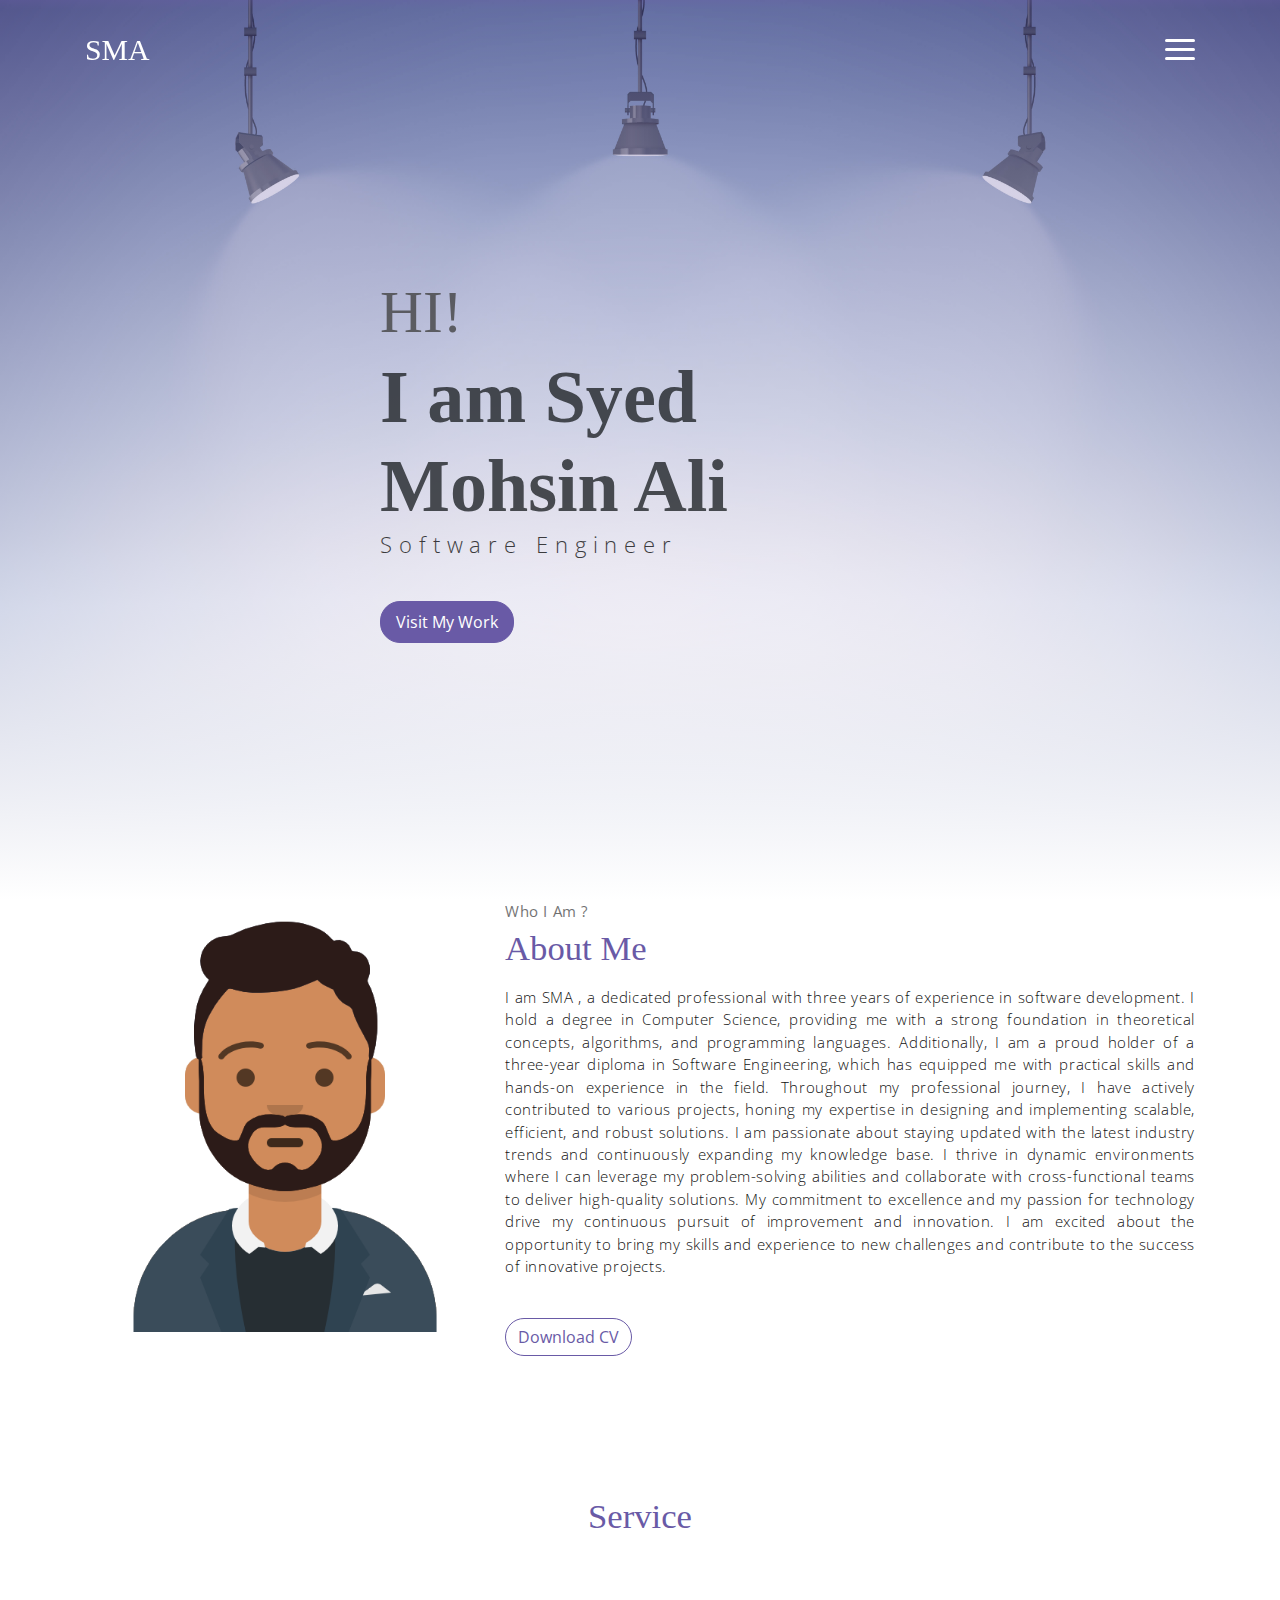
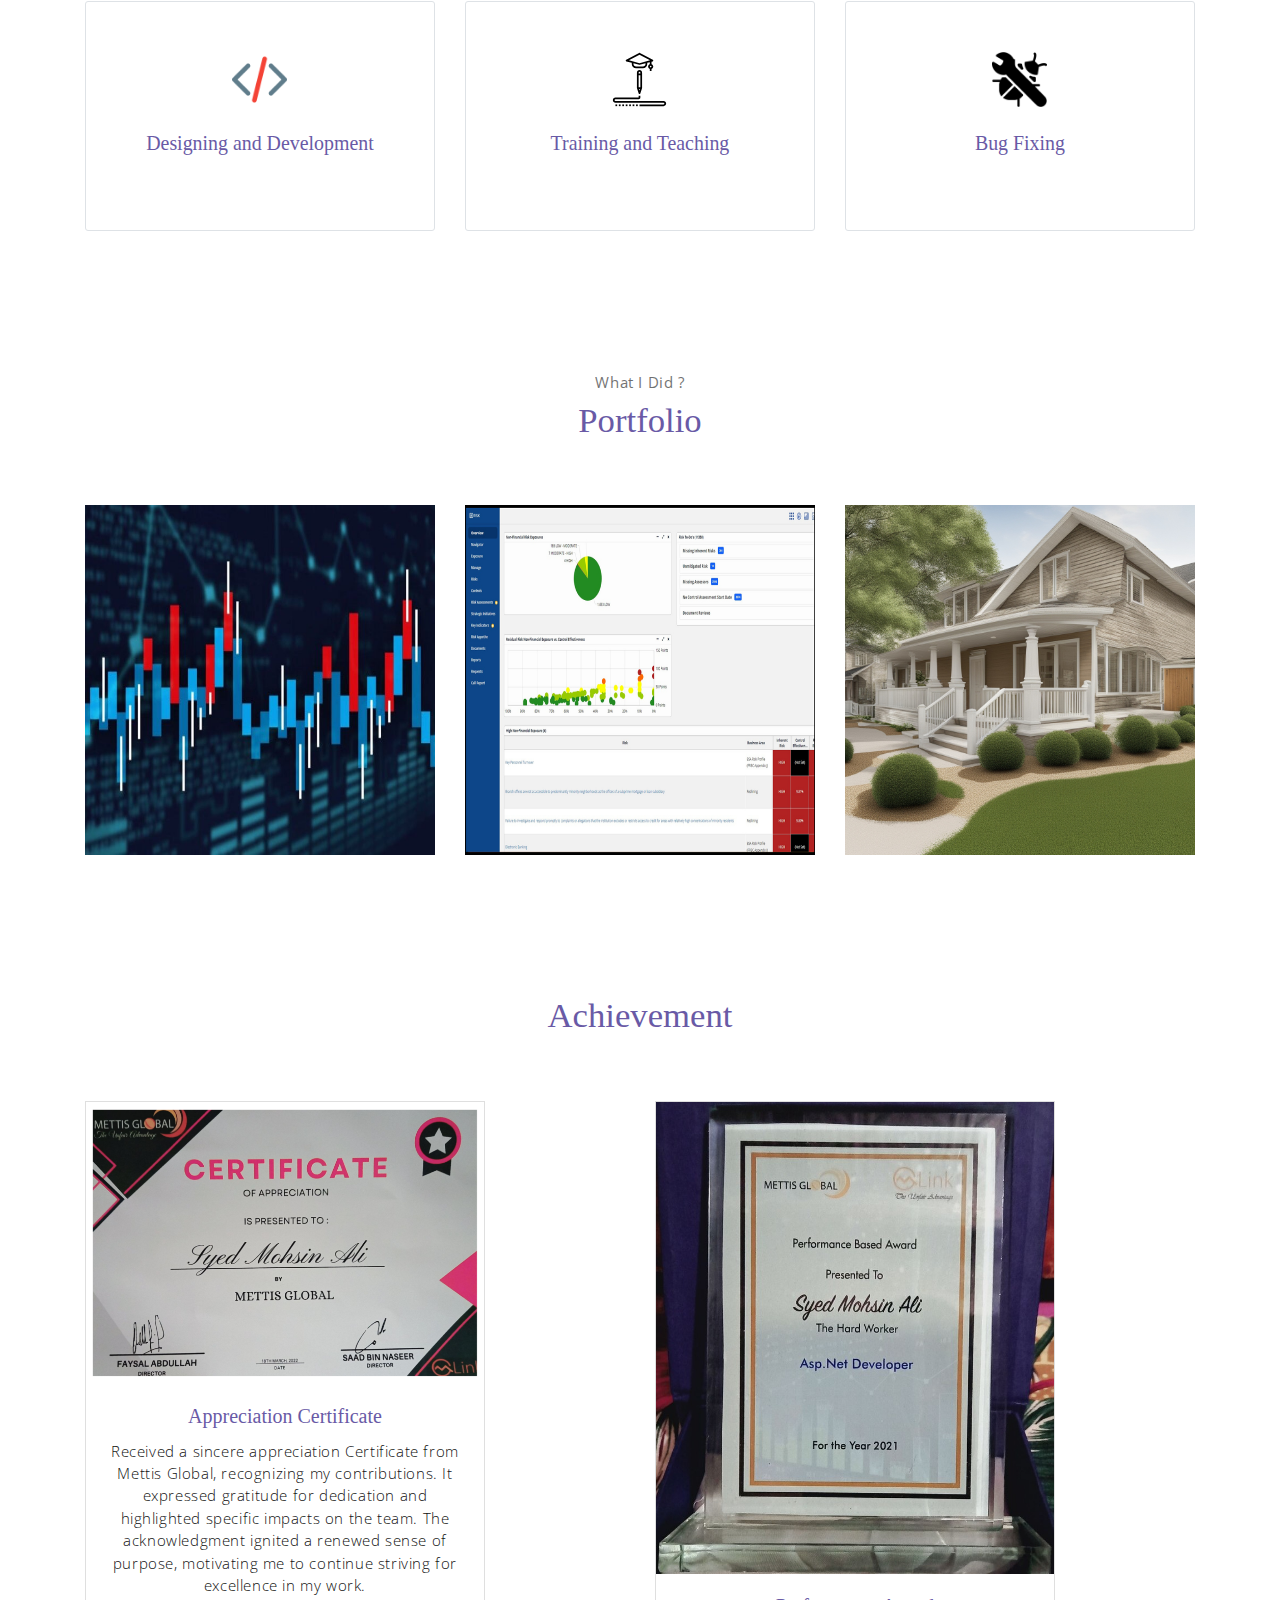
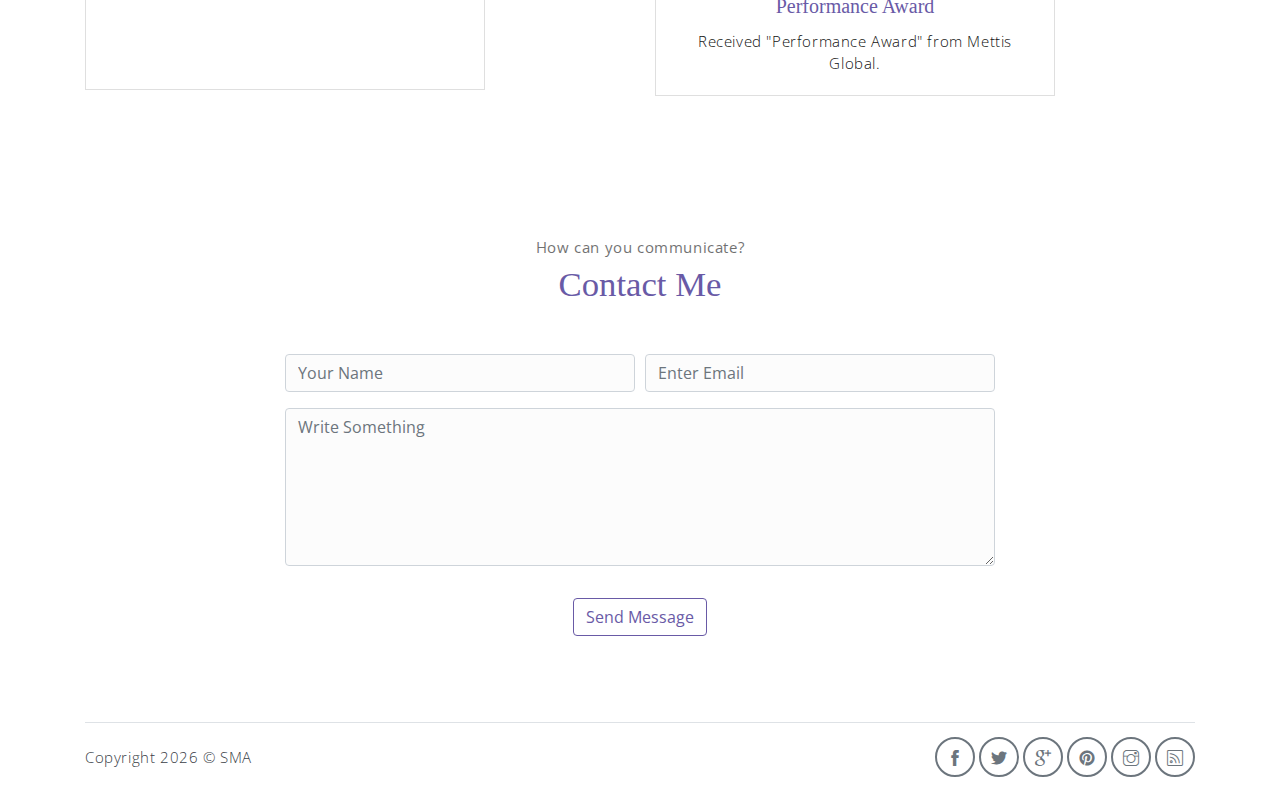
<file: index.html>
<!DOCTYPE html>
<html lang="en">
<head>
	<meta charset="utf-8">
    <meta name="viewport" content="width=device-width, initial-scale=1, shrink-to-fit=no">
    <meta name="description" content="Start your work with SMA.">
    <meta name="author" content="SMA">
    <title>SMA | Portfolio</title>
    <!-- font icons -->
    <link rel="stylesheet" href="assets/vendors/themify-icons/css/themify-icons.css">
    <!-- Bootstrap + Meyawo main styles -->
	<link rel="stylesheet" href="assets/css/meyawo.css">
    <link rel="icon" href="assets/imgs/favicon-32x32.png">
</head>
<body data-spy="scroll" data-target=".navbar" data-offset="40" id="home">

    <!-- Page Navbar -->
    <nav class="custom-navbar" data-spy="affix" data-offset-top="20">
        <div class="container">
            <a class="logo" href="#" title="Syed Mohsin Ali">SMA</a>         
            <ul class="nav">
                <li class="item">
                    <a class="link" href="#home">Home</a>
                </li>
                <li class="item">
                    <a class="link" href="#about">About</a>
                </li>
                <li class="item">
                    <a class="link" href="#portfolio">Portfolio</a>
                </li>
                <li class="item">
                    <a class="link" href="#service">Service</a>
                </li>
                <!-- <li class="item">
                    <a class="link" href="#testmonial">Testmonial</a>
                </li>
                <li class="item">
                    <a class="link" href="#blog">Blog</a>
                </li> -->
                <li class="item">
                    <a class="link" href="#achievement">Achievement</a>
                </li>
                <li class="item">
                    <a class="link" href="#contact">Contact</a>
                </li>
                <!-- <li class="item ml-md-3">
                    <a href="components.html" class="btn btn-primary">Components</a>
                </li> -->
            </ul>
            <a href="javascript:void(0)" id="nav-toggle" class="hamburger hamburger--elastic">
                <div class="hamburger-box">
                  <div class="hamburger-inner"></div>
                </div>
            </a>
        </div>          
    </nav><!-- End of Page Navbar -->

    <!-- page header -->
    <header id="home" class="header">
        <div class="overlay"></div>
        <div class="header-content container">
            <h1 class="header-title">
                <span class="up">HI!</span>
                <span class="down">I am Syed Mohsin Ali</span>
            </h1>
            <p class="header-subtitle">Software Engineer</p>            

            <!-- <button class="btn btn-primary" onclick="#portfolio">Visit My Works</button> -->
            <a href="#portfolio" class="btn btn-primary">Visit My Work</a>
        </div>              
    </header><!-- end of page header -->

    <!-- about section -->
    <section class="section pt-0" id="about">
        <!-- container -->
        <div class="container text-center">
            <!-- about wrapper -->
            <div class="about">
                <div class="about-img-holder">
                    <img src="assets/imgs/man.png" class="about-img" alt="man SMA">
                </div>
                <div class="about-caption">
                    <p class="section-subtitle">Who I Am ?</p>
                    <h2 class="section-title mb-3">About Me</h2>
                    <p style="text-align: justify;">
                        I am <span title="Syed Mohsin Ali">SMA</span> , a dedicated professional with three years of experience in software development. I hold a degree in Computer Science, providing me with a strong foundation in theoretical concepts, algorithms, and programming languages. Additionally, I am a proud holder of a three-year diploma in Software Engineering, which has equipped me with practical skills and hands-on experience in the field.

Throughout my professional journey, I have actively contributed to various projects, honing my expertise in designing and implementing scalable, efficient, and robust solutions. I am passionate about staying updated with the latest industry trends and continuously expanding my knowledge base.

I thrive in dynamic environments where I can leverage my problem-solving abilities and collaborate with cross-functional teams to deliver high-quality solutions. My commitment to excellence and my passion for technology drive my continuous pursuit of improvement and innovation.

I am excited about the opportunity to bring my skills and experience to new challenges and contribute to the success of innovative projects.          
                    </p>
                    <a href="Mohsin Ali (Resume).pdf" class="btn-rounded btn btn-outline-primary mt-4" target="_blank">Download CV</a>
                </div>              
            </div><!-- end of about wrapper -->
        </div><!-- end of container -->
    </section> <!-- end of about section -->

    <!-- service section -->
    <section class="section" id="service">
        <div class="container text-center">
            <!-- <p class="section-subtitle">What I Do ?</p> -->
            <h6 class="section-title mb-6">Service</h6>
            <!-- row -->
            <div class="row">
                <div class="col-md-6 col-lg-4">
                    <div class="service-card">
                        <div class="body">
                            <img src="assets/imgs/code.png" alt="codg" class="icon">
                            <h6 class="title">Designing and Development</h6>
                            <p class="subtitle">Elevate Your Online Presence with Expert Web Design and Development.</p>
                        </div>
                    </div>
                </div>
                <div class="col-md-6 col-lg-4">
                    <div class="service-card">
                        <div class="body">
                            <img src="assets/imgs/training.svg" alt="responsive" class="icon">
                            <h6 class="title">Training and Teaching </h6>
                            <p class="subtitle">Ignite Learning Journeys: Empowering Minds, Inspiring Futures.</p>
                        </div>
                    </div>
                </div>
                <div class="col-md-6 col-lg-4">
                    <div class="service-card">
                        <div class="body">
                            <img src="assets/imgs/bug.png" alt="toolbox" class="icon">
                            <h6 class="title">Bug Fixing</h6>
                            <p class="subtitle">Seamless Solutions: Unraveling Bugs, Restoring Perfection.</p>
                        </div>
                    </div>
                </div>
                <!-- <div class="col-md-6 col-lg-3">
                    <div class="service-card">
                        <div class="body">
                            <img src="assets/imgs/analytics.svg" alt="analytics" class="icon">
                            <h6 class="title">Iusto</h6>
                            <p class="subtitle">Labore velit culpa adipisci excepturi consequuntur itaque in nam molestias dolorem iste quod.</p>
                        </div>
                    </div>
                </div> -->
            </div><!-- end of row -->
        </div>
    </section><!-- end of service section -->

    <!-- portfolio section -->
    <section class="section" id="portfolio">
        <div class="container text-center">
            <p class="section-subtitle">What I Did ?</p>
            <h6 class="section-title mb-6">Portfolio</h6>
            <!-- row -->
            <div class="row">
                <div class="col-md-4">
                    <a href="Project_Details.html?PROJ=live" class="portfolio-card">
                        <img src="assets/imgs/live.jpg" class="portfolio-card-img" alt="folio-1">    
                        <span class="portfolio-card-overlay">
                            <span class="portfolio-card-caption">
                                <h4>Live Stock Trading</h5>
                                <p class="font-weight-normal">Category: Web</p>
                            </span>                         
                        </span>                     
                    </a>
                </div>
                <div class="col-md-4">
                    <a href="Project_Details.html?PROJ=KRI" class="portfolio-card">
                        <img class="portfolio-card-img" src="assets/imgs/KRI.png" class="img-responsive rounded" alt="folio-2">
                        <span class="portfolio-card-overlay">
                            <span class="portfolio-card-caption">
                                <h4>KRI and Risk Assement Mangement</h5>
                                <p class="font-weight-normal">Category: Web</p>
                            </span>                         
                        </span>                         
                    </a>
                </div>
                <div class="col-md-4">
                    <a href="Project_Details.html?PROJ=RES" class="portfolio-card">
                        <img class="portfolio-card-img" src="assets/imgs/RS.jpeg" class="img-responsive rounded" alt="folio-3">    
                        <span class="portfolio-card-overlay">
                            <span class="portfolio-card-caption">
                                <h4>Real Estate</h5>
                                <p class="font-weight-normal">Category: Desktop</p>
                            </span>                         
                        </span>                     
                    </a>
                </div>
            </div><!-- end of row -->
        </div><!-- end of container -->
    </section> <!-- end of portfolio section -->

    <section class="section" id="achievement">
        <div class="container text-center">
            <h6 class="section-title mb-6">Achievement</h6>
            <div class="row">
                <div class="col-md-6">
                    <div class="card" style="width: 25rem;">
                        <img src="assets/imgs/appreciation_mettis.png" class="card-img-top" alt="">
                        
                        <div class="card-body">
                          <h5 class="card-title">Appreciation Certificate</h5>
                          
                          <p class="card-text">
                            Received a sincere appreciation Certificate from Mettis Global, recognizing my contributions. It expressed gratitude for dedication and highlighted specific impacts on the team. The acknowledgment ignited a renewed sense of purpose, motivating me to continue striving for excellence in my work.</p>
                          <!-- <a href="#" class="btn btn-primary">Go somewhere</a> -->
                        </div>
                        <br><br><br>
                      </div>
                </div>
                <div class="col-md-6">
                    <div class="card" style="width: 25rem;">
                        <img src="assets/imgs/Award_Mettis.jpeg" class="card-img-top" alt="">
                        <div class="card-body">
                          <h5 class="card-title">Performance Award</h5>
                          <p class="card-text">
                            Received "Performance Award" from Mettis Global.</p>
                          <!-- <a href="#" class="btn btn-primary">Go somewhere</a> -->
                        </div>
                      </div>
                </div>                  
            </div>
        </div>
    </section>

    <!-- pricing section -->
    <!-- <section class="section" id="pricing">
        <div class="container text-center">
            <p class="section-subtitle">How Much I Charge ?</p>
            <h6 class="section-title mb-6">My Pricing</h6>
            <!-- row -->
            <!-- <div class="pricing-wrapper">
                <div class="pricing-card">
                    <div class="pricing-card-header">
                        <img class="pricing-card-icon" src="assets/imgs/scooter.svg" alt="scooter">
                    </div>
                    <div class="pricing-card-body">
                        <h6 class="pricing-card-title">Free</h6>
                        <div class="pricing-card-list">
                            <p>accusamus reprehenderit</p>
                            <p>provident dolorem </p>
                            <p>quos neque</p>
                            <p>fugiat quibusdam</p>
                            <p><i class="ti-close"></i></p>
                            <p><i class="ti-close"></i></p>
                        </div>
                    </div>
                    <div class="pricing-card-footer">
                        <span>$</span>
                        <span>0.00/Month</span>
                    </div>
                    <a href="#" class="btn btn-primary mt-3 pricing-card-btn">Subscribe</a>
                </div>
                <div class="pricing-card">
                    <div class="pricing-card-header">
                        <img class="pricing-card-icon" src="assets/imgs/shipped.svg" alt="shipped">
                    </div>
                    <div class="pricing-card-body">
                        <h6 class="pricing-card-title">Basic</h6>
                        <div class="pricing-card-list">
                            <p>accusamus reprehenderit</p>
                            <p>provident dolorem </p>
                            <p>quos neque</p>
                            <p>fugiat quibusdam</p>
                            <p>accusamus laboriosam</p>
                            <p><i class="ti-close"></i></p>
                        </div>
                    </div>
                    <div class="pricing-card-footer">
                        <span>$</span>
                        <span>9.99/Month</span>
                    </div>
                    <a href="#" class="btn btn-primary mt-3 pricing-card-btn">Subscribe</a>
                </div>
                <div class="pricing-card">
                    <div class="pricing-card-header">
                        <img class="pricing-card-icon" src="assets/imgs/startup.svg" alt="startup">
                    </div>
                    <div class="pricing-card-body">
                        <h6 class="pricing-card-title">Premium</h6>
                        <div class="pricing-card-list">
                            <p>accusamus reprehenderit</p>
                            <p>provident dolorem </p>
                            <p>quos neque</p>
                            <p>fugiat quibusdam</p>
                            <p>accusamus laboriosam</p>
                            <p>inventore omnis</p>
                        </div>
                    </div>
                    <div class="pricing-card-footer">
                        <span>$</span>
                        <span>99.9/Month</span>
                    </div>
                    <a href="#" class="btn btn-primary mt-3 pricing-card-btn">Subscribe</a>
                </div>

            </div><!-- end of pricing wrapper -->
       <!--  </div> <!-- end of container -->
    <!-- </section> -->
    <!-- end of pricing section -->

    <!-- section -->
    <!-- <section class="section-sm bg-primary">
        <!-- container -->
        <!-- <div class="container text-center text-sm-left">
            <!-- row -->
            <!-- <div class="row align-items-center">
                <div class="col-sm offset-md-1 mb-4 mb-md-0">
                    <h6 class="title text-light">Want to work with me?</h6>
                    <p class="m-0 text-light">Always feel Free to Contact & Hire me</p>
                </div>
                <div class="col-sm offset-sm-2 offset-md-3">
                    <button class="btn btn-lg my-font btn-light rounded">Hire Me</button>
                </div> --> 
            <!-- </div> end of row -->
        <!-- </div> end of container -->
    <!-- </section>  --> 
    <!-- end of section -->

    <!-- testimonial section -->
    <!-- <section class="section" id="testmonial">
        <div class="container text-center">
            <p class="section-subtitle">What Think Client About Me ?</p>
            <h6 class="section-title mb-6">Testmonial</h6> -->

            <!-- row -->
            <!-- <div class="row">
                <div class="col-md-6">
                    <div class="testimonial-card">
                        <div class="testimonial-card-img-holder">
                            <img src="assets/imgs/avatar2.jpg" class="testimonial-card-img" alt="testimonial">                           
                        </div>
                        <div class="testimonial-card-body">
                            <p class="testimonial-card-subtitle">Lorem ipsum dolor sit amet, consectetur adipisicing elit. Eaque doloribus autem aperiam earum nostrum omnis blanditiis corporis perspiciatis adipisci nihil.</p>
                            <h6 class="testimonial-card-title">Emily Reb</h6>
                        </div>
                    </div>
                </div>
                <div class="col-md-6">
                    <div class="testimonial-card">
                        <div class="testimonial-card-img-holder">
                            <img src="assets/imgs/avatar3.jpg" class="testimonial-card-img" alt="testimonial">                        
                        </div>
                        <div class="testimonial-card-body">
                            <p class="testimonial-card-subtitle">Lorem ipsum dolor sit amet, consectetur adipisicing elit. Eaque doloribus autem aperiam earum nostrum omnis blanditiis corporis perspiciatis adipisci nihil.</p>
                            <h6 class="testimonial-card-title">Emily Reb</h6>
                        </div>
                    </div>
                </div>
            </div> -->
        <!-- </div> <!-- end of container -->
    <!-- </section> <!-- end of testimonial section -->
    
    <!-- blog section -->
    <!-- <section class="section" id="blog"> 
        <!-- container -->
        <!--<div class="container text-center">
            <p class="section-subtitle">Recent Posts?</p>
            <h6 class="section-title mb-6">Blog</h6> -->
            <!-- blog-wrapper -->
           <!-- <div class="blog-card">
                <div class="blog-card-header">
                    <img src="assets/imgs/img-1.jpg" class="blog-card-img" alt="img-1">
                </div>
                <div class="blog-card-body">
                    <h5 class="blog-card-title">Consectetur adipisicing elit</h6>

                    <p class="blog-card-caption">
                        <a href="#">By: Admin</a>
                        <a href="#"><i class="ti-heart text-danger"></i> 234</a>
                        <a href="#"><i class="ti-comment"></i> 123</a>
                    </p>
                    <p>Lorem ipsum dolor sit amet, consectetur adipisicing elit. Amet nesciunt qui sit velit delectus voluptates, repellat ipsum culpa id deleniti. Rerum debitis facilis accusantium neque numquam mollitia modi quasi distinctio.</p>

                    <p><b>Necessitatibus nihil impedit! Ex nisi eveniet, dolor aliquid consequuntur repudiandae.</b></p>
                    <p>Magnam in repellat enim harum omnis aperiam! Explicabo illo, commodi, dolor blanditiis cupiditate harum nisi vero accusamus laudantium voluptatibus dolores quae obcaecati.</p>

                    <a href="#" class="blog-card-link">Read more <i class="ti-angle-double-right"></i></a>
                </div>
            </div><!-- end of blog wrapper -->

            <!-- blog-wrapper -->
            <!--<div class="blog-card">
                <div class="blog-card-header">
                    <img src="assets/imgs/img-2.jpg" class="blog-card-img" alt="img-2">
                </div>
                <div class="blog-card-body">
                    <h5 class="blog-card-title">Explicabo illo</h6>

                    <p class="blog-card-caption">
                        <a href="#">By: Admin</a>
                        <a href="#"><i class="ti-heart text-danger"></i> 456</a>
                        <a href="#"><i class="ti-comment"></i> 264</a>
                    </p>
                    
                    <p>Lorem ipsum dolor sit amet, consectetur adipisicing elit. Impedit excepturi laborum enim, vitae ipsam atque eum, ad iusto consequuntur voluptas, esse doloribus. Perferendis porro quisquam vitae exercitationem aliquid, minus eos laborum repudiandae, cumque debitis iusto omnis praesentium? Laborum placeat sit adipisci illum tempore maxime, esse qui quae? Molestias excepturi corporis similique doloribus. Esse vitae earum architecto nulla non dolores illum at perspiciatis quod, et deleniti cupiditate reiciendis harum facere, delectus eum commodi soluta distinctio sit repudiandae possimus sunt. Ipsum, rem.</p>

                    <a href="#" class="blog-card-link">Read more <i class="ti-angle-double-right"></i></a>
                </div>
            </div><!-- end of blog wrapper -->

        <!--</div><!-- end of container -->
    <!--</section>end of blog section-->

    <!-- contact section -->
    <section class="section" id="contact">
        <div class="container text-center">
            <p class="section-subtitle">How can you communicate?</p>
            <h6 class="section-title mb-5">Contact Me</h6>
            <!-- contact form -->
            <div class="alert alert-success" role="alert" id="msgdv"> Message send successfully! </div>
            <form action="" class="contact-form col-md-10 col-lg-8 m-auto">
                <div class="form-row">
                    
                    <div class="form-group col-sm-6">
                        <input type="text" size="50" class="form-control" placeholder="Your Name" id="nm" required>                 
                    </div>
                    <div class="form-group col-sm-6">
                        <input type="email" class="form-control" placeholder="Enter Email" id="eml" requried>                 
                    </div>
                    <div class="form-group col-sm-12">
                        <textarea name="comment" id="comment" rows="6"   class="form-control"  placeholder="Write Something"></textarea>
                    </div>
                    <div class="form-group col-sm-12 mt-3">
                        <input type="button" value="Send Message" onclick="SaveMsg()" class="btn btn-outline-primary rounded">                  
                    </div>
                </div>  
            </form><!-- end of contact form -->
        </div><!-- end of container -->
    </section><!-- end of contact section -->

    <!-- footer -->
    <div class="container">
        <footer class="footer">       
            <p class="mb-0">Copyright <script>document.write(new Date().getFullYear())</script> &copy; SMA</a></p>
            <div class="social-links text-right m-auto ml-sm-auto">
                <a href="javascript:void(0)" class="link"><i class="ti-facebook"></i></a>
                <a href="javascript:void(0)" class="link"><i class="ti-twitter-alt"></i></a>
                <a href="javascript:void(0)" class="link"><i class="ti-google"></i></a>
                <a href="javascript:void(0)" class="link"><i class="ti-pinterest-alt"></i></a>
                <a href="javascript:void(0)" class="link"><i class="ti-instagram"></i></a>
                <a href="javascript:void(0)" class="link"><i class="ti-rss"></i></a>
            </div>
        </footer>
    </div> <!-- end of page footer -->
	
	<!-- core  -->
    <script src="assets/vendors/jquery/jquery-3.4.1.js"></script>
    <script src="assets/vendors/bootstrap/bootstrap.bundle.js"></script>

    <!-- bootstrap 3 affix -->
	<script src="assets/vendors/bootstrap/bootstrap.affix.js"></script>

    <!-- Meyawo js -->
    <script src="assets/js/meyawo.js"></script>

</body>
</html>
</file>
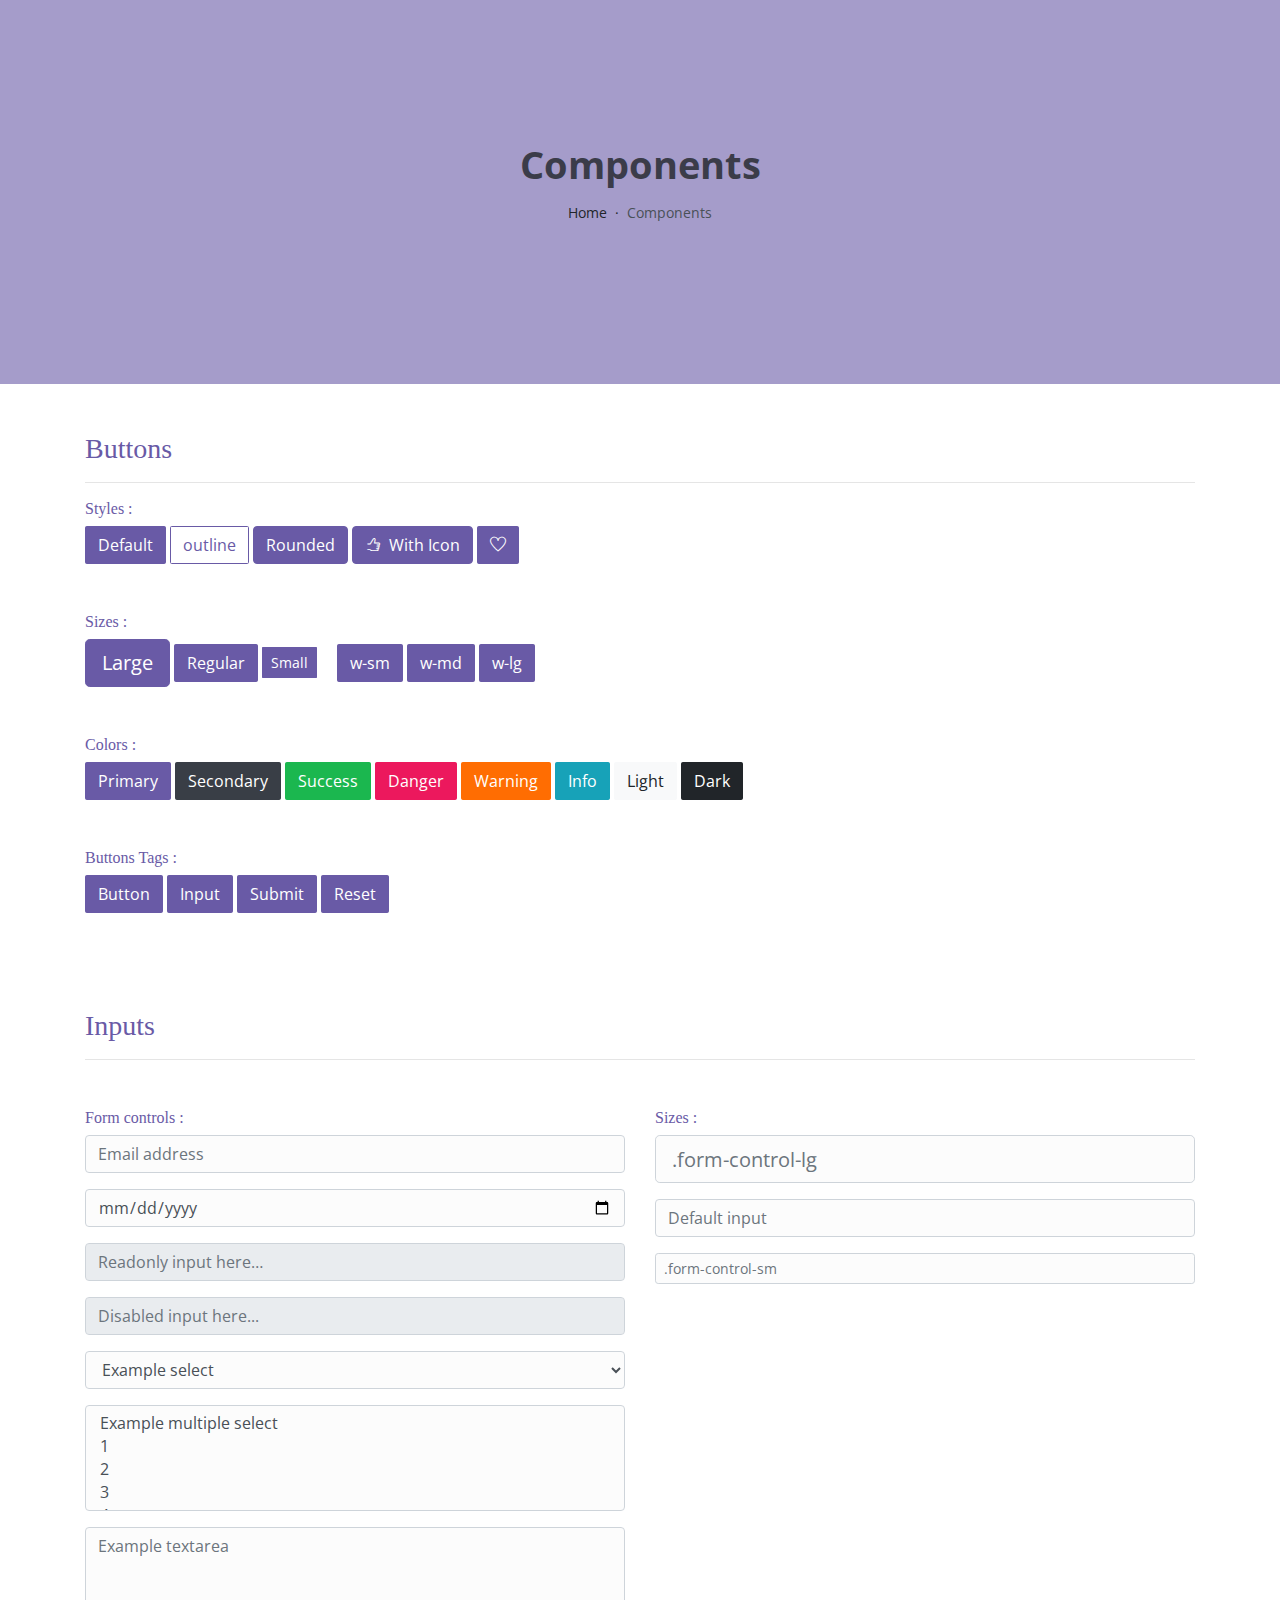
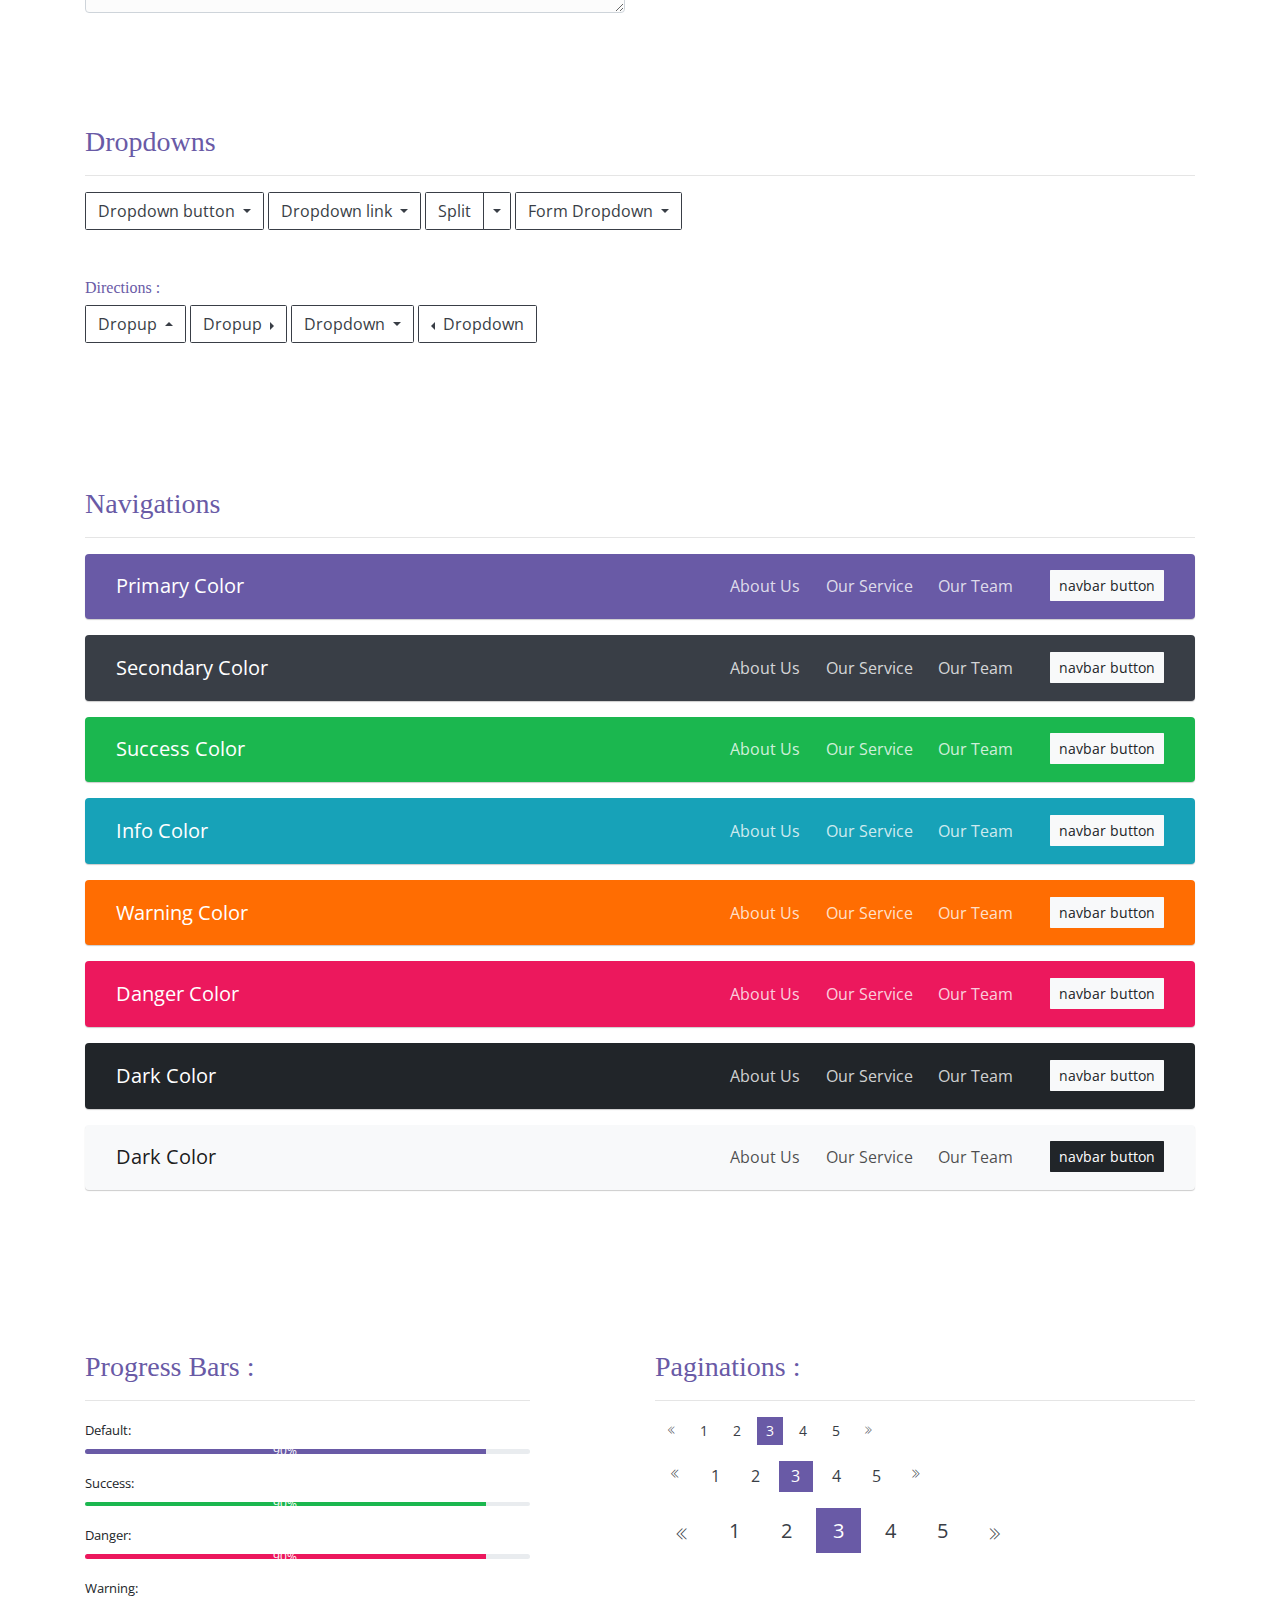
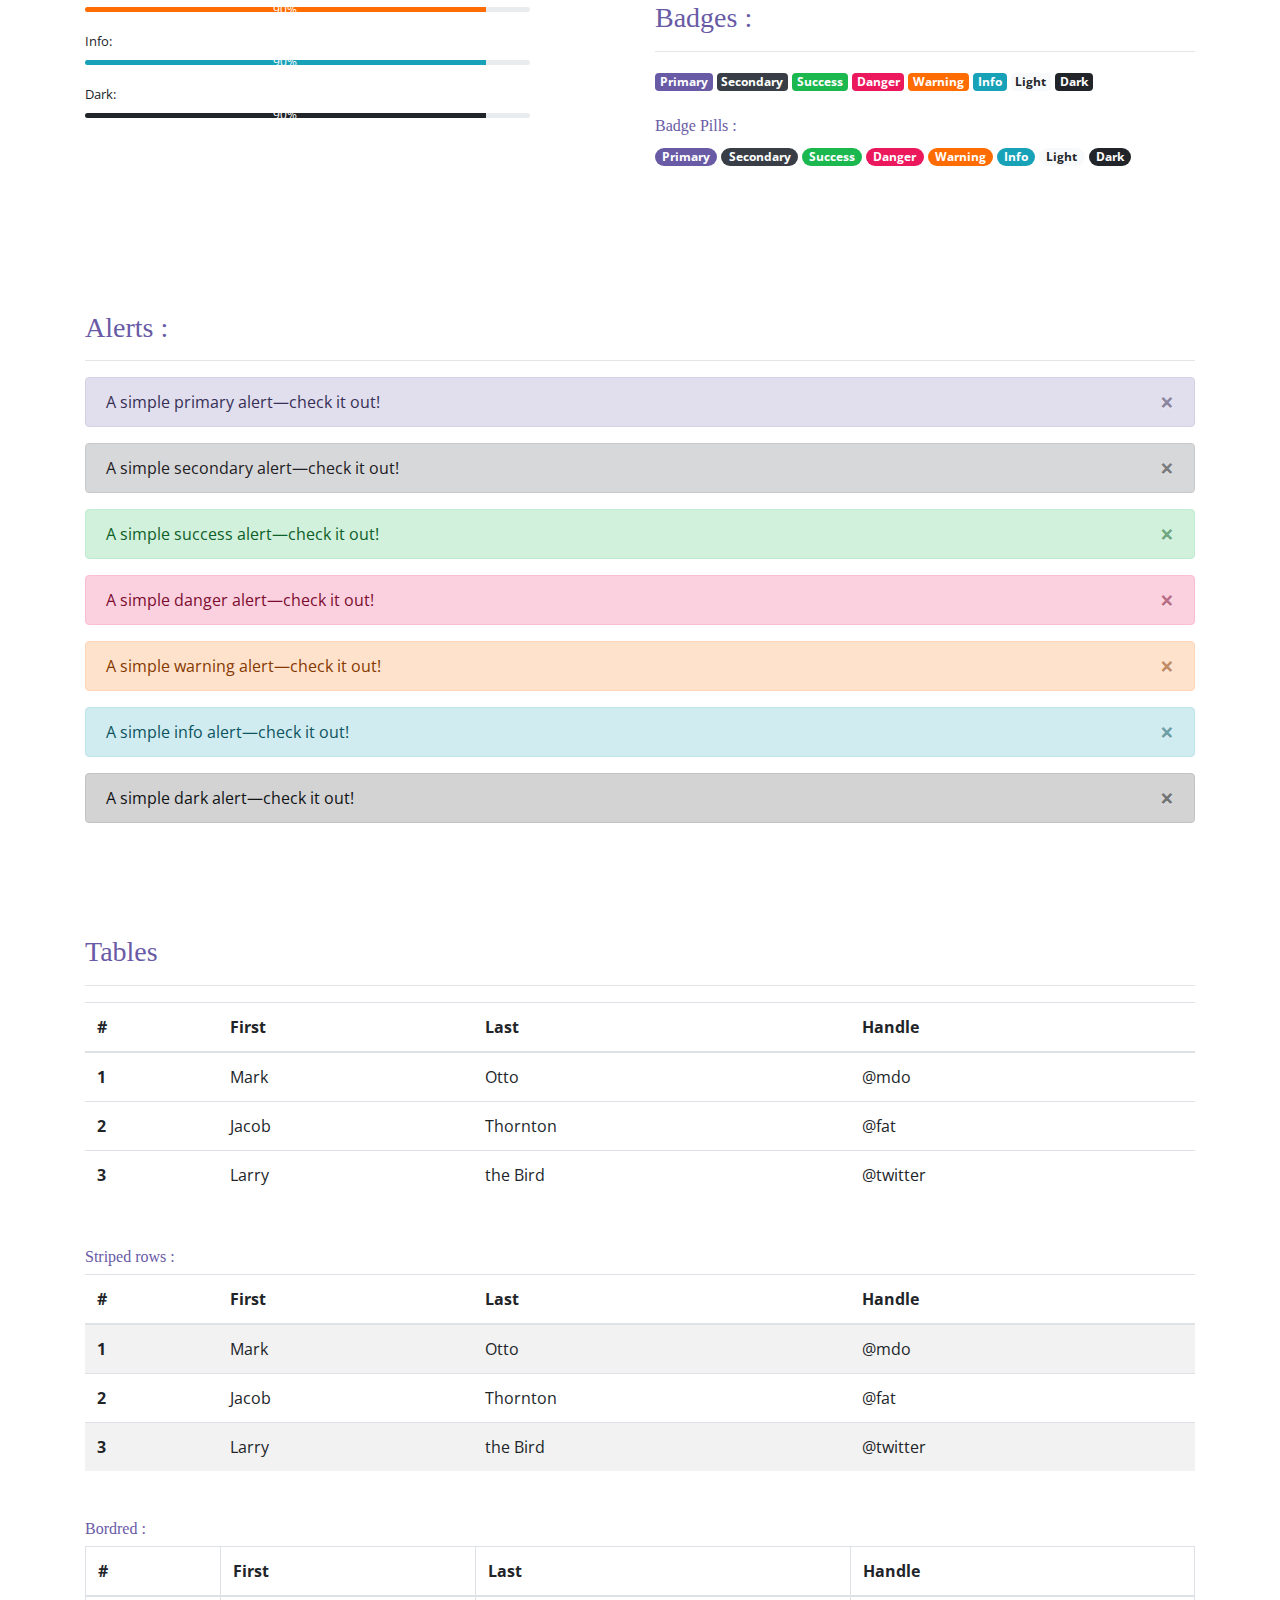
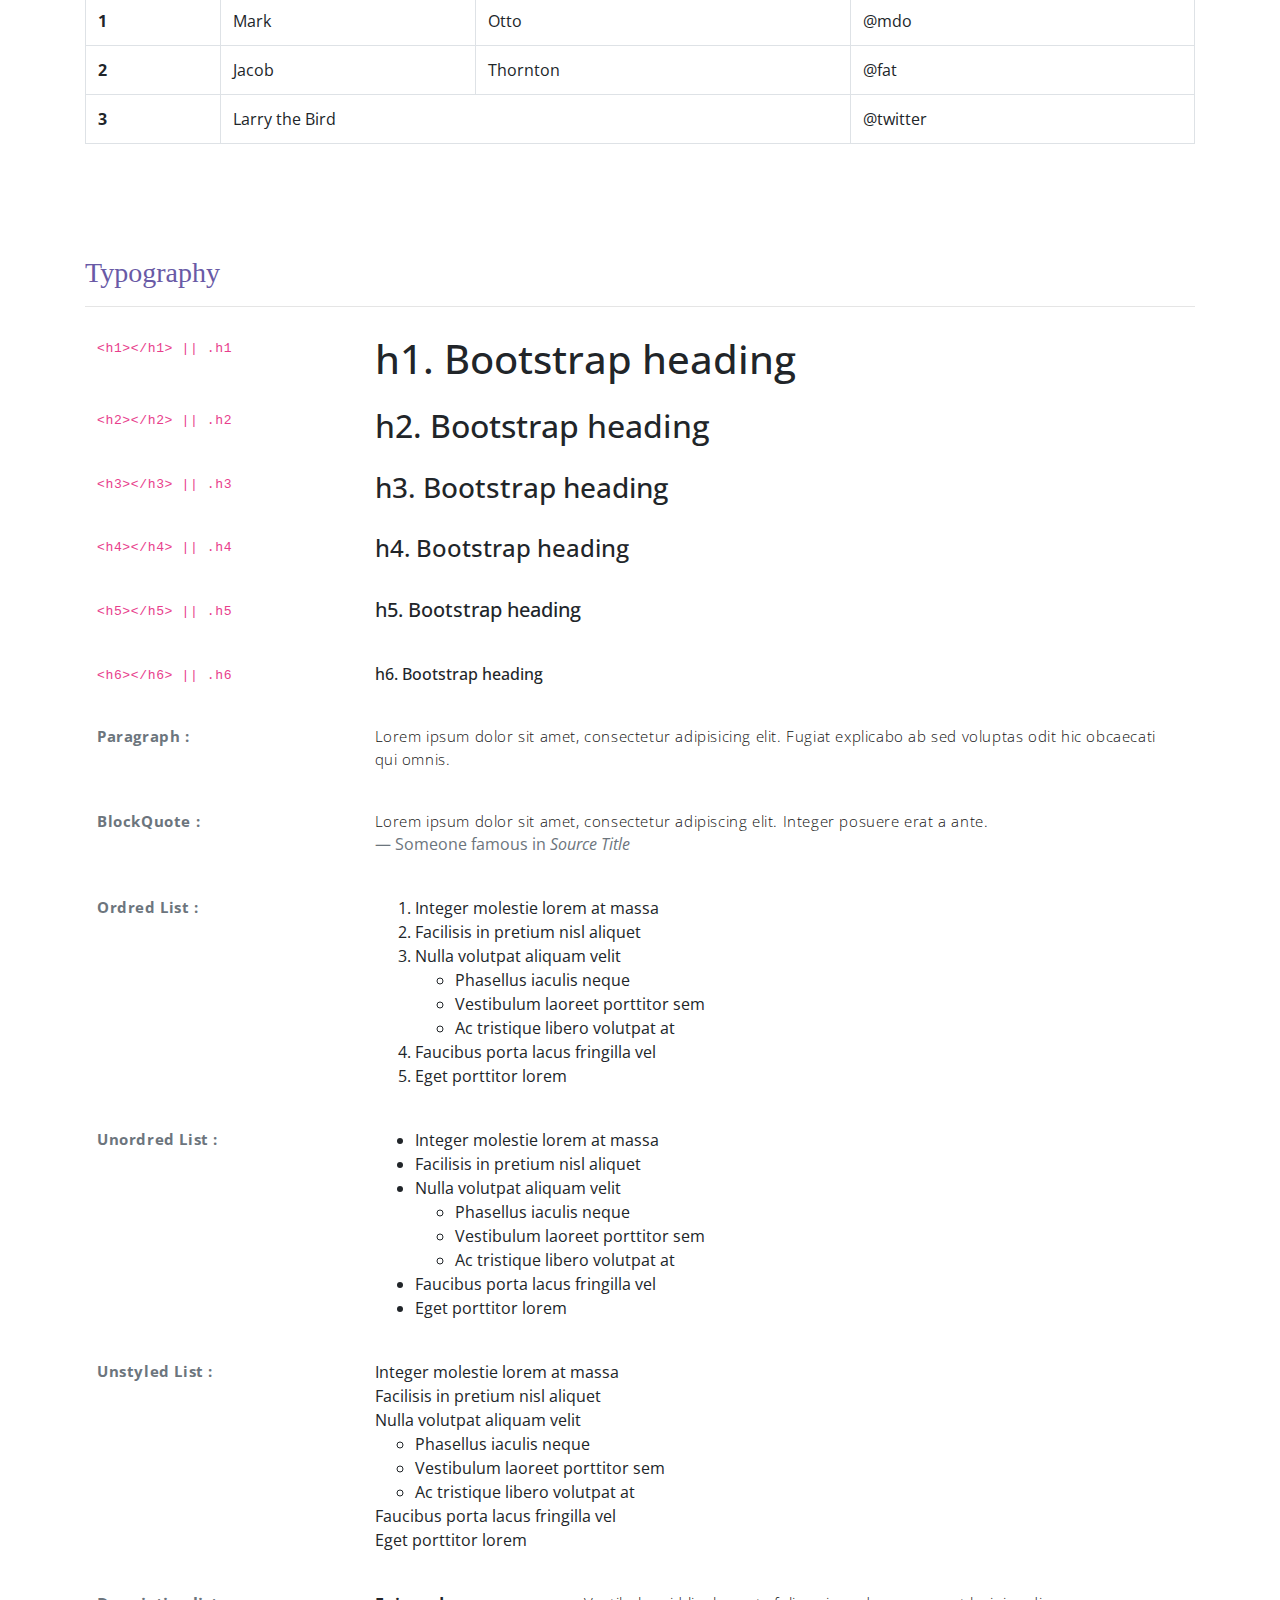
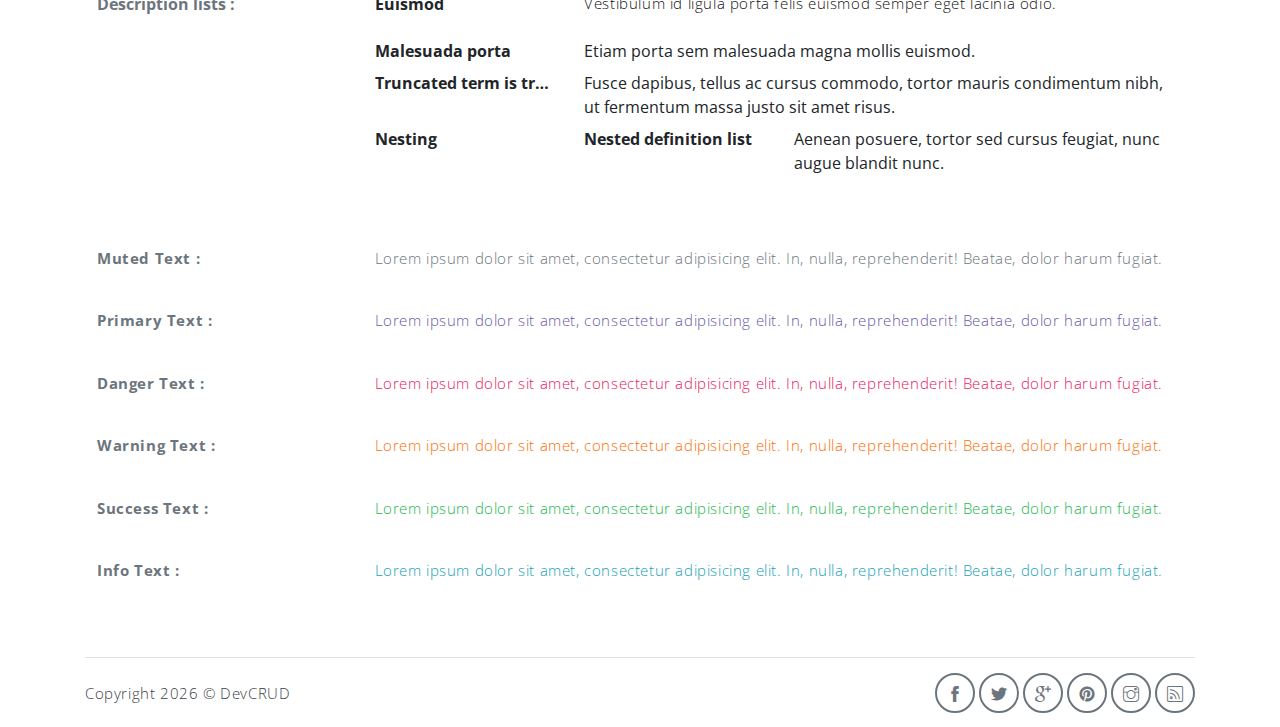
<file: components.html>
<!DOCTYPE html>
<html lang="en">
<head>
   <meta charset="utf-8">
   <meta name="viewport" content="width=device-width, initial-scale=1, shrink-to-fit=no">
   <meta name="description" content="Start your development with Meyawo landing page.">
   <meta name="author" content="Devcrud">
   <title>Meyawo Landing page | Components</title>
   <!-- font icons -->
   <link rel="stylesheet" href="assets/vendors/themify-icons/css/themify-icons.css">
   <!-- Bootstrap + Steller  -->
   <link rel="stylesheet" href="assets/css/meyawo.css">
</head>
<body>

   <!-- Page Header -->
   <header class="header header-mini"> 
      <div class="header-title">Components</div> 
      <nav aria-label="breadcrumb">
         <ol class="breadcrumb">
            <li class="breadcrumb-item"><a href="/">Home</a></li>
            <li class="breadcrumb-item active" aria-current="page">Components</li>
         </ol>
      </nav>
   </header> <!-- End Of Page Header -->

   <!-- main content -->
   <div class="container">

      <!-- Buttons -->
      <h3 class="mt-5">Buttons</h3>
      <hr>
      <h6 class="section-secondary-title">Styles :</h6>
      <button class="btn btn-primary">Default</button>
      <button class="btn btn-outline-primary">outline</button>
      <button class="btn btn-primary rounded">Rounded</button>
      <button class="btn btn-primary rounded"><i class="ti-thumb-up pr-1"></i> With Icon</button>
      <button class="btn btn-primary circle"><i class="ti-heart"></i></button>

      <h6 class="section-secondary-title mt-5">Sizes :</h6>
      <button class="btn btn-primary btn-lg">Large</button>
      <button class="btn btn-primary ">Regular</button>
      <button class="btn btn-primary btn-sm">Small</button>
      <button class="btn btn-primary w-sm ml-3">w-sm</button>
      <button class="btn btn-primary w-md">w-md</button>
      <button class="btn btn-primary w-lg">w-lg</button>

      <h6 class="section-secondary-title mt-5">Colors :</h6>          
      <button type="button" class="btn btn-primary">Primary</button>
      <button type="button" class="btn btn-secondary">Secondary</button>
      <button type="button" class="btn btn-success">Success</button>
      <button type="button" class="btn btn-danger">Danger</button>
      <button type="button" class="btn btn-warning">Warning</button>
      <button type="button" class="btn btn-info">Info</button>
      <button type="button" class="btn btn-light">Light</button>
      <button type="button" class="btn btn-dark">Dark</button>

      <h6 class="section-secondary-title mt-5">Buttons Tags :</h6>
      <button class="btn btn-primary" type="submit">Button</button>
      <input class="btn btn-primary" type="button" value="Input">
      <input class="btn btn-primary" type="submit" value="Submit">
      <input class="btn btn-primary" type="reset" value="Reset">
      
      <!-- devider -->
      <div class="py-5"></div>

      <!-- Inputs -->
      <h3>Inputs</h3>
      <hr>
      <div class="row mt-5">
         <div class="col-md-6">
            <h6 class="section-secondary-title">Form controls :</h6>        
            <div class="form-group">
               <input type="email" class="form-control" id="exampleFormControlInput1" placeholder="Email address">
            </div>
            <div class="form-group">
               <input type="date" class="form-control" id="exampleFormControlInput1" placeholder="Date">
            </div>
            <div class="form-group">
               <input class="form-control" type="text" placeholder="Readonly input here…" readonly>
            </div>
            <div class="form-group">
               <input class="form-control" id="disabledInput" type="text" placeholder="Disabled input here..." disabled>
            </div>
            <div class="form-group">
               <select class="form-control" id="exampleFormControlSelect1">
                  <option>Example select</option>
                  <option>1</option>
                  <option>2</option>
                  <option>3</option>
                  <option>4</option>
                  <option>5</option>
               </select>
            </div>
            <div class="form-group">
               <select multiple class="form-control" id="exampleFormControlSelect2">
                  <option>Example multiple select</option>
                  <option>1</option>
                  <option>2</option>
                  <option>3</option>
                  <option>4</option>
                  <option>5</option>
               </select>
            </div>
            <div class="form-group">
               <textarea class="form-control" id="exampleFormControlTextarea1" rows="3" placeholder="Example textarea"></textarea>
            </div>
         </div>
         <div class="col-md-6">
            <h6 class="section-secondary-title">Sizes :</h6>    
            <div class="form-group">
               <input class="form-control form-control-lg" type="text" placeholder=".form-control-lg">             
            </div>
            <div class="form-group">
               <input class="form-control" type="text" placeholder="Default input">
            </div>
            <div class="form-group">
               <input class="form-control form-control-sm" type="text" placeholder=".form-control-sm"> 
            </div>
         </div>
      </div> <!-- end of inputs -->   

      <!-- devider -->
      <div class="py-5"></div>             

      <!-- Dropdowns -->
      <h3 class="components-section-title font-weight-normal">Dropdowns</h3>
      <hr>
      <div class="dropdown d-inline-block">
         <button class="btn btn-outline-secondary dropdown-toggle" type="button" id="dropdownMenuButton" data-toggle="dropdown" aria-haspopup="true" aria-expanded="false">
         Dropdown button
         </button>
         <div class="dropdown-menu" aria-labelledby="dropdownMenuButton">
         <a class="dropdown-item" href="#">Action</a>
         <a class="dropdown-item" href="#">Another action</a>
         <a class="dropdown-item" href="#">Something else here</a>
         </div>
      </div>
      <div class="dropdown d-inline-block">
         <a class="btn btn-outline-secondary dropdown-toggle" href="#" role="button" id="dropdownMenuLink" data-toggle="dropdown" aria-haspopup="true" aria-expanded="false">
            Dropdown link
         </a>
         <div class="dropdown-menu" aria-labelledby="dropdownMenuLink">
            <a class="dropdown-item" href="#">Action</a>
            <a class="dropdown-item" href="#">Another action</a>
            <a class="dropdown-item" href="#">Something else here</a>
         </div>
      </div>
      <div class="btn-group">
         <button type="button" class="btn btn-outline-secondary">Split</button>
         <button type="button" class="btn btn-outline-secondary dropdown-toggle dropdown-toggle-split" data-toggle="dropdown" aria-haspopup="true" aria-expanded="false">
         <span class="sr-only">Toggle Dropdown</span>
         </button>
         <div class="dropdown-menu">
            <a class="dropdown-item" href="#">Action</a>
            <a class="dropdown-item" href="#">Another action</a>
            <a class="dropdown-item" href="#">Something else here</a>
            <div class="dropdown-divider"></div>
            <a class="dropdown-item" href="#">Separated link</a>
         </div>
      </div>
      <div class="btn-group">
         <button class="btn btn-outline-secondary dropdown-toggle" type="button" id="dropdownMenuButton" data-toggle="dropdown" aria-haspopup="true" aria-expanded="false">
            Form Dropdown
         </button>
         <div class="dropdown-menu form">
            <form class="px-4 py-3">
               <div class="form-group">
                  <input type="email" class="form-control" id="exampleDropdownFormEmail1" placeholder="email@example.com">
               </div>
               <div class="form-group">
                  <input type="password" class="form-control" id="exampleDropdownFormPassword1" placeholder="Password">
               </div>
               <div class="form-check mb-3">
                  <input type="checkbox" class="form-check-input" id="dropdownCheck">
                  <label class="form-check-label" for="dropdownCheck">
                     Remember me
                  </label>
               </div>
               <button type="submit" class="btn btn-primary btn-block">Sign in</button>
            </form>
            <div class="dropdown-divider"></div>
            <a class="dropdown-item" href="#"><small>New around here? Sign up</small></a>
            <a class="dropdown-item" href="#"><small>Forgot password?</small></a>
         </div>
      </div>       
      <h6 class="section-secondary-title mt-5">Directions :</h6>  
      <div class="btn-group dropup">
         <button type="button" class="btn btn-outline-secondary dropdown-toggle" data-toggle="dropdown" aria-haspopup="true" aria-expanded="false">
            Dropup
         </button>
         <div class="dropdown-menu">
            <a class="dropdown-item" href="#">Action</a>
            <a class="dropdown-item" href="#">Another action</a>
            <a class="dropdown-item" href="#">Something else here</a>
            <div class="dropdown-divider"></div>
            <a class="dropdown-item" href="#">Separated link</a>
         </div>
      </div>
      <div class="btn-group dropright">
         <button type="button" class="btn btn-outline-secondary dropdown-toggle" data-toggle="dropdown" aria-haspopup="true" aria-expanded="false">
            Dropup
         </button>
         <div class="dropdown-menu">
            <a class="dropdown-item" href="#">Action</a>
            <a class="dropdown-item" href="#">Another action</a>
            <a class="dropdown-item" href="#">Something else here</a>
            <div class="dropdown-divider"></div>
            <a class="dropdown-item" href="#">Separated link</a>
         </div>
      </div>
      <div class="btn-group">
         <button type="button" class="btn btn-outline-secondary dropdown-toggle" data-toggle="dropdown" aria-haspopup="true" aria-expanded="false">
            Dropdown
         </button>
         <div class="dropdown-menu">
            <a class="dropdown-item" href="#">Action</a>
            <a class="dropdown-item" href="#">Another action</a>
            <a class="dropdown-item" href="#">Something else here</a>
            <div class="dropdown-divider"></div>
            <a class="dropdown-item" href="#">Separated link</a>
         </div>
      </div>
      <div class="btn-group dropleft">
         <button type="button" class="btn btn-outline-secondary dropdown-toggle" data-toggle="dropdown" aria-haspopup="true" aria-expanded="false">
            Dropdown
         </button>
         <div class="dropdown-menu">
            <a class="dropdown-item" href="#">Action</a>
            <a class="dropdown-item" href="#">Another action</a>
            <a class="dropdown-item" href="#">Something else here</a>
            <div class="dropdown-divider"></div>
            <a class="dropdown-item" href="#">Separated link</a>
         </div>
      </div> <!-- end of Dropdowns -->  

      <!-- devider -->
      <div class="py-5"></div>   

      <!-- navbars -->
      <h3 class="components-section-title font-weight-normal mt-5">Navigations</h3>
      <hr>
      <nav class="navbar navbar-expand-sm navbar-dark bg-primary rounded shadow mb-3">
         <div class="container">
            <a class="navbar-brand" href="#">Primary Color</a>
            <button class="navbar-toggler ml-auto" type="button" data-toggle="collapse" data-target="#navbarSupportedContent" aria-controls="navbarSupportedContent" aria-expanded="false" aria-label="Toggle navigation">
            <span class="navbar-toggler-icon"></span>
            </button>
            <div class="collapse navbar-collapse" id="navbarSupportedContent">
               <ul class="navbar-nav ml-auto"> 
                  <li class="nav-item">
                     <a class="nav-link" href="#about">About Us</a>
                  </li>
                  <li class="nav-item">
                     <a class="nav-link" href="#service">Our Service</a>
                  </li>
                  <li class="nav-item">
                     <a class="nav-link" href="#team">Our Team</a>
                  </li>
                  <li class="nav-item">
                     <a href="#book-table" class="ml-4 mt-1 btn btn-light btn-sm">navbar button</a>
                  </li>
               </ul>                       
            </div>
         </div>
      </nav>
      <nav class="navbar navbar-expand-sm navbar-dark bg-secondary rounded shadow mb-3">
         <div class="container">
            <a class="navbar-brand" href="#">Secondary Color</a>
            <button class="navbar-toggler ml-auto" type="button" data-toggle="collapse" data-target="#navbarSupportedContent" aria-controls="navbarSupportedContent" aria-expanded="false" aria-label="Toggle navigation">
            <span class="navbar-toggler-icon"></span>
            </button>
            <div class="collapse navbar-collapse" id="navbarSupportedContent">
               <ul class="navbar-nav ml-auto"> 
                  <li class="nav-item">
                     <a class="nav-link" href="#about">About Us</a>
                  </li>
                  <li class="nav-item">
                     <a class="nav-link" href="#service">Our Service</a>
                  </li>
                  <li class="nav-item">
                     <a class="nav-link" href="#team">Our Team</a>
                  </li>
                  <li class="nav-item">
                     <a href="#book-table" class="ml-4 mt-1 btn btn-light btn-sm">navbar button</a>
                  </li>
               </ul>                       
            </div>
         </div>
      </nav>
      <nav class="navbar navbar-expand-sm navbar-dark bg-success rounded shadow mb-3">
         <div class="container">
            <a class="navbar-brand" href="#">Success Color</a>
            <button class="navbar-toggler ml-auto" type="button" data-toggle="collapse" data-target="#navbarSupportedContent" aria-controls="navbarSupportedContent" aria-expanded="false" aria-label="Toggle navigation">
            <span class="navbar-toggler-icon"></span>
            </button>
            <div class="collapse navbar-collapse" id="navbarSupportedContent">
               <ul class="navbar-nav ml-auto"> 
                  <li class="nav-item">
                     <a class="nav-link" href="#about">About Us</a>
                  </li>
                  <li class="nav-item">
                     <a class="nav-link" href="#service">Our Service</a>
                  </li>
                  <li class="nav-item">
                     <a class="nav-link" href="#team">Our Team</a>
                  </li>
                  <li class="nav-item">
                     <a href="#book-table" class="ml-4 mt-1 btn btn-light btn-sm">navbar button</a>
                  </li>
               </ul>                       
            </div>
         </div>
      </nav>
      <nav class="navbar navbar-expand-sm navbar-dark bg-info rounded shadow mb-3">
         <div class="container">
            <a class="navbar-brand" href="#">Info Color</a>
            <button class="navbar-toggler ml-auto" type="button" data-toggle="collapse" data-target="#navbarSupportedContent" aria-controls="navbarSupportedContent" aria-expanded="false" aria-label="Toggle navigation">
            <span class="navbar-toggler-icon"></span>
            </button>
            <div class="collapse navbar-collapse" id="navbarSupportedContent">
               <ul class="navbar-nav ml-auto"> 
                  <li class="nav-item">
                     <a class="nav-link" href="#about">About Us</a>
                  </li>
                  <li class="nav-item">
                     <a class="nav-link" href="#service">Our Service</a>
                  </li>
                  <li class="nav-item">
                     <a class="nav-link" href="#team">Our Team</a>
                  </li>
                  <li class="nav-item">
                     <a href="#book-table" class="ml-4 mt-1 btn btn-light btn-sm">navbar button</a>
                  </li>
               </ul>                       
            </div>
         </div>
      </nav>
      <nav class="navbar navbar-expand-sm navbar-dark bg-warning rounded shadow mb-3">
         <div class="container">
            <a class="navbar-brand" href="#">Warning Color</a>
            <button class="navbar-toggler ml-auto" type="button" data-toggle="collapse" data-target="#navbarSupportedContent" aria-controls="navbarSupportedContent" aria-expanded="false" aria-label="Toggle navigation">
            <span class="navbar-toggler-icon"></span>
            </button>
            <div class="collapse navbar-collapse" id="navbarSupportedContent">
               <ul class="navbar-nav ml-auto"> 
                  <li class="nav-item">
                     <a class="nav-link" href="#about">About Us</a>
                  </li>
                  <li class="nav-item">
                     <a class="nav-link" href="#service">Our Service</a>
                  </li>
                  <li class="nav-item">
                     <a class="nav-link" href="#team">Our Team</a>
                  </li>
                  <li class="nav-item">
                     <a href="#book-table" class="ml-4 mt-1 btn btn-light btn-sm">navbar button</a>
                  </li>
               </ul>                       
            </div>
         </div>
      </nav>
      <nav class="navbar navbar-expand-sm navbar-dark bg-danger rounded shadow mb-3">
         <div class="container">
            <a class="navbar-brand" href="#">Danger Color</a>
            <button class="navbar-toggler ml-auto" type="button" data-toggle="collapse" data-target="#navbarSupportedContent" aria-controls="navbarSupportedContent" aria-expanded="false" aria-label="Toggle navigation">
            <span class="navbar-toggler-icon"></span>
            </button>
            <div class="collapse navbar-collapse" id="navbarSupportedContent">
               <ul class="navbar-nav ml-auto"> 
                  <li class="nav-item">
                     <a class="nav-link" href="#about">About Us</a>
                  </li>
                  <li class="nav-item">
                     <a class="nav-link" href="#service">Our Service</a>
                  </li>
                  <li class="nav-item">
                     <a class="nav-link" href="#team">Our Team</a>
                  </li>
                  <li class="nav-item">
                     <a href="#book-table" class="ml-4 mt-1 btn btn-light btn-sm">navbar button</a>
                  </li>
               </ul>                       
            </div>
         </div>
      </nav>
      <nav class="navbar navbar-expand-sm navbar-dark bg-dark rounded shadow mb-3">
         <div class="container">
            <a class="navbar-brand" href="#">Dark Color</a>
            <button class="navbar-toggler ml-auto" type="button" data-toggle="collapse" data-target="#navbarSupportedContent" aria-controls="navbarSupportedContent" aria-expanded="false" aria-label="Toggle navigation">
            <span class="navbar-toggler-icon"></span>
            </button>
            <div class="collapse navbar-collapse" id="navbarSupportedContent">
               <ul class="navbar-nav ml-auto"> 
                  <li class="nav-item">
                     <a class="nav-link" href="#about">About Us</a>
                  </li>
                  <li class="nav-item">
                     <a class="nav-link" href="#service">Our Service</a>
                  </li>
                  <li class="nav-item">
                     <a class="nav-link" href="#team">Our Team</a>
                  </li>
                  <li class="nav-item">
                     <a href="#book-table" class="ml-4 mt-1 btn btn-light btn-sm">navbar button</a>
                  </li>
               </ul>                       
            </div>
         </div>
      </nav>
      <nav class="navbar navbar-expand-sm navbar-light bg-light rounded shadow mb-3">
         <div class="container">
            <a class="navbar-brand" href="#">Dark Color</a>
            <button class="navbar-toggler ml-auto" type="button" data-toggle="collapse" data-target="#navbarSupportedContent" aria-controls="navbarSupportedContent" aria-expanded="false" aria-label="Toggle navigation">
            <span class="navbar-toggler-icon"></span>
            </button>
            <div class="collapse navbar-collapse" id="navbarSupportedContent">
               <ul class="navbar-nav ml-auto"> 
                  <li class="nav-item">
                     <a class="nav-link" href="#about">About Us</a>
                  </li>
                  <li class="nav-item">
                     <a class="nav-link" href="#service">Our Service</a>
                  </li>
                  <li class="nav-item">
                     <a class="nav-link" href="#team">Our Team</a>
                  </li>
                  <li class="nav-item">
                     <a href="#book-table" class="ml-4 mt-1 btn btn-dark btn-sm">navbar button</a>
                  </li>
               </ul>                       
            </div>
         </div>
      </nav>
      <!-- End of navbars -->

      <!-- devider -->
      <div class="py-5"></div>   
      
      <!-- progress bars -->
      <div class="row justify-content-between">
         <div class="col-md-5">
            <h3 class="components-section-title font-weight-normal mt-5">Progress Bars :</h3>
            <hr>
            <small>Default: </small>
            <div class="progress mt-2 mb-3">
               <div class="progress-bar" role="progressbar" style="width: 90%" aria-valuenow="25" aria-valuemin="0" aria-valuemax="100"><span>90%</span></div>
            </div>
            <small>Success:</small>
            <div class="progress mt-2 mb-3">
               <div class="progress-bar bg-success" role="progressbar" style="width: 90%" aria-valuenow="25" aria-valuemin="0" aria-valuemax="100"><span>90%</span></div>
            </div>
            <small>Danger:</small>
            <div class="progress mt-2 mb-3">
               <div class="progress-bar bg-danger" role="progressbar" style="width: 90%" aria-valuenow="25" aria-valuemin="0" aria-valuemax="100"><span>90%</span></div>
            </div>
            <small>Warning:</small>
            <div class="progress mt-2 mb-3">
               <div class="progress-bar bg-warning" role="progressbar" style="width: 90%" aria-valuenow="25" aria-valuemin="0" aria-valuemax="100"><span>90%</span></div>
            </div>
            <small>Info:</small>
            <div class="progress mt-2 mb-3">
               <div class="progress-bar bg-info" role="progressbar" style="width: 90%" aria-valuenow="25" aria-valuemin="0" aria-valuemax="100"><span>90%</span></div>
            </div>
            <small>Dark:</small>
            <div class="progress mt-2 mb-3">
               <div class="progress-bar bg-dark" role="progressbar" style="width: 90%" aria-valuenow="25" aria-valuemin="0" aria-valuemax="100"><span>90%</span></div>
            </div>
         </div>
         <div class="col-md-6">
            <h3 class="components-section-title font-weight-normal mt-5">Paginations :</h3>
            <hr>
            <nav aria-label="Page navigation example">
               <ul class="pagination pagination-sm">
                  <li class="page-item"><a class="page-link" href="#"><i class="ti-angle-double-left"></i></a></li>
                  <li class="page-item"><a class="page-link" href="#">1</a></li>
                  <li class="page-item"><a class="page-link" href="#">2</a></li>
                  <li class="page-item active"><a class="page-link" href="#">3</a></li>
                  <li class="page-item"><a class="page-link" href="#">4</a></li>
                  <li class="page-item"><a class="page-link" href="#">5</a></li>
                  <li class="page-item"><a class="page-link" href="#"><i class="ti-angle-double-right"></i></a></li>
               </ul>
            </nav>
            <nav aria-label="Page navigation example">
               <ul class="pagination">
               <li class="page-item"><a class="page-link" href="#"><i class="ti-angle-double-left"></i></a></li>
                  <li class="page-item"><a class="page-link" href="#">1</a></li>
                  <li class="page-item"><a class="page-link" href="#">2</a></li>
                  <li class="page-item active"><a class="page-link" href="#">3</a></li>
                  <li class="page-item"><a class="page-link" href="#">4</a></li>
                  <li class="page-item"><a class="page-link" href="#">5</a></li>
                  <li class="page-item"><a class="page-link" href="#"><i class="ti-angle-double-right"></i></a></li>
               </ul>
            </nav>
            <nav aria-label="Page navigation example">
               <ul class="pagination pagination-lg">
                  <li class="page-item"><a class="page-link" href="#"><i class="ti-angle-double-left"></i></a></li>
                  <li class="page-item"><a class="page-link" href="#">1</a></li>
                  <li class="page-item"><a class="page-link" href="#">2</a></li>
                  <li class="page-item active"><a class="page-link" href="#">3</a></li>
                  <li class="page-item"><a class="page-link" href="#">4</a></li>
                  <li class="page-item"><a class="page-link" href="#">5</a></li>
                  <li class="page-item"><a class="page-link" href="#"><i class="ti-angle-double-right"></i></a></li>
               </ul>
            </nav>

            <!-- Badges -->
            <h3 class="components-section-title font-weight-normal mt-5">Badges :</h3>
            <hr>
            <span class="badge badge-primary">Primary</span>
            <span class="badge badge-secondary">Secondary</span>
            <span class="badge badge-success">Success</span>
            <span class="badge badge-danger">Danger</span>
            <span class="badge badge-warning">Warning</span>
            <span class="badge badge-info">Info</span>
            <span class="badge badge-light">Light</span>
            <span class="badge badge-dark">Dark</span>
            <h6 class="section-secondary-title mt-4 mb-2">Badge Pills :</h6>
            <span class="badge badge-pill badge-primary">Primary</span>
            <span class="badge badge-pill badge-secondary">Secondary</span>
            <span class="badge badge-pill badge-success">Success</span>
            <span class="badge badge-pill badge-danger">Danger</span>
            <span class="badge badge-pill badge-warning">Warning</span>
            <span class="badge badge-pill badge-info">Info</span>
            <span class="badge badge-pill badge-light">Light</span>
            <span class="badge badge-pill badge-dark">Dark</span>
         </div>
      </div> <!-- End of Progress bars -->

      <!-- devider -->
      <div class="py-5"></div>  

      <!-- Alerts -->
      <h3 class="components-section-title font-weight-normal mt-5">Alerts :</h3>
      <hr>
      <div class="alert alert-primary alert-dismissible fade show" role="alert">
         A simple primary alert—check it out!
         <button type="button" class="close" data-dismiss="alert" aria-label="Close">
            <span aria-hidden="true">&times;</span>
         </button>
      </div>
      <div class="alert alert-secondary alert-dismissible fade show" role="alert">
         A simple secondary alert—check it out!
         <button type="button" class="close" data-dismiss="alert" aria-label="Close">
            <span aria-hidden="true">&times;</span>
         </button>
      </div>
      <div class="alert alert-success alert-dismissible fade show" role="alert">
         A simple success alert—check it out!
         <button type="button" class="close" data-dismiss="alert" aria-label="Close">
            <span aria-hidden="true">&times;</span>
         </button>
      </div>
      <div class="alert alert-danger alert-dismissible fade show" role="alert">
         A simple danger alert—check it out!
         <button type="button" class="close" data-dismiss="alert" aria-label="Close">
            <span aria-hidden="true">&times;</span>
         </button>
      </div>
      <div class="alert alert-warning alert-dismissible fade show" role="alert">
         A simple warning alert—check it out!
         <button type="button" class="close" data-dismiss="alert" aria-label="Close">
            <span aria-hidden="true">&times;</span>
         </button>
      </div>
      <div class="alert alert-info alert-dismissible fade show" role="alert">
         A simple info alert—check it out!
         <button type="button" class="close" data-dismiss="alert" aria-label="Close">
            <span aria-hidden="true">&times;</span>
         </button>
      </div>
      <div class="alert alert-dark alert-dismissible fade show" role="alert">
         A simple dark alert—check it out!
         <button type="button" class="close" data-dismiss="alert" aria-label="Close">
            <span aria-hidden="true">&times;</span>
         </button>
      </div>
      <!-- end of alerts -->

      <!-- devider -->
      <div class="py-5"></div> 
   
      <!-- tables -->
      <h3 class="components-section-title">Tables</h3>
      <hr>
      <table class="table">
         <thead>
            <tr>
               <th scope="col">#</th>
               <th scope="col">First</th>
               <th scope="col">Last</th>
               <th scope="col">Handle</th>
            </tr>
         </thead>
         <tbody>
            <tr>
               <th scope="row">1</th>
               <td>Mark</td>
               <td>Otto</td>
               <td>@mdo</td>
            </tr>
            <tr>
               <th scope="row">2</th>
               <td>Jacob</td>
               <td>Thornton</td>
               <td>@fat</td>
            </tr>
            <tr>
               <th scope="row">3</th>
               <td>Larry</td>
               <td>the Bird</td>
               <td>@twitter</td>
            </tr>
         </tbody>
      </table>

      <h6 class="section-secondary-title mt-5">Striped rows :</h6>
      <table class="table table-striped">
         <thead>
            <tr>
               <th scope="col">#</th>
               <th scope="col">First</th>
               <th scope="col">Last</th>
               <th scope="col">Handle</th>
            </tr>
         </thead>
         <tbody>
            <tr>
               <th scope="row">1</th>
               <td>Mark</td>
               <td>Otto</td>
               <td>@mdo</td>
            </tr>
            <tr>
               <th scope="row">2</th>
               <td>Jacob</td>
               <td>Thornton</td>
               <td>@fat</td>
            </tr>
            <tr>
               <th scope="row">3</th>
               <td>Larry</td>
               <td>the Bird</td>
               <td>@twitter</td>
            </tr>
         </tbody>
      </table>

      <h6 class="section-secondary-title mt-5">Bordred :</h6>
      <table class="table table-bordered">
         <thead>
            <tr>
               <th scope="col">#</th>
               <th scope="col">First</th>
               <th scope="col">Last</th>
               <th scope="col">Handle</th>
            </tr>
         </thead>
         <tbody>
            <tr>
               <th scope="row">1</th>
               <td>Mark</td>
               <td>Otto</td>
               <td>@mdo</td>
            </tr>
            <tr>
               <th scope="row">2</th>
               <td>Jacob</td>
               <td>Thornton</td>
               <td>@fat</td>
            </tr>
            <tr>
               <th scope="row">3</th>
               <td colspan="2">Larry the Bird</td>
               <td>@twitter</td>
            </tr>
         </tbody>
      </table>
      <!-- end of tables -->

      <!-- devider -->
      <div class="py-5"></div> 

      <!-- typography -->
      <h3 class="components-section-title">Typography</h3>
      <hr>
      <table class="table table-borderless v-align-center">
         <tbody>
            <tr>
               <td>
                  <p><code class="highlighter-rouge">&lt;h1&gt;&lt;/h1&gt; || .h1</code></p>
               </td>
               <td class="w-75"><span class="h1">h1. Bootstrap heading</span></td>
            </tr>
            <tr>
               <td>
                  <p><code class="highlighter-rouge">&lt;h2&gt;&lt;/h2&gt; || .h2</code></p>
               </td>
               <td><span class="h2">h2. Bootstrap heading</span></td>
            </tr>
            <tr>
               <td>
                  <p><code class="highlighter-rouge">&lt;h3&gt;&lt;/h3&gt; || .h3</code></p>
               </td>
               <td><span class="h3">h3. Bootstrap heading</span></td>
            </tr>
            <tr>
               <td>
                  <p><code class="highlighter-rouge">&lt;h4&gt;&lt;/h4&gt; || .h4</code></p>
               </td>
               <td><span class="h4">h4. Bootstrap heading</span></td>
            </tr>
            <tr>
               <td>
                  <p><code class="highlighter-rouge">&lt;h5&gt;&lt;/h5&gt; || .h5</code></p>
               </td>
               <td><span class="h5">h5. Bootstrap heading</span></td>
            </tr>
            <tr>
               <td>
                  <p><code class="highlighter-rouge">&lt;h6&gt;&lt;/h6&gt; || .h6</code></p>
               </td>
               <td><span class="h6">h6. Bootstrap heading</span></td>
            </tr>
            <tr>
               <td>
                  <p class="font-weight-bold text-muted">Paragraph :</p>
               </td>
               <td><p>Lorem ipsum dolor sit amet, consectetur adipisicing elit. Fugiat explicabo ab sed voluptas odit hic obcaecati qui omnis.</p></td>
            </tr>
            <tr>
               <td>
                  <p class="font-weight-bold text-muted">BlockQuote :</p>
               </td>
               <td>
                  <blockquote class="blockquote">
                     <p class="mb-0">Lorem ipsum dolor sit amet, consectetur adipiscing elit. Integer posuere erat a ante.</p>
                     <footer class="blockquote-footer">Someone famous in <cite title="Source Title">Source Title</cite></footer>
                  </blockquote>
               </td>
            </tr>

            <tr>
               <td><p class="font-weight-bold text-muted">Ordred List :</p></td>
               <td>
                  <ol>
                     <li>Integer molestie lorem at massa</li>
                     <li>Facilisis in pretium nisl aliquet</li>
                     <li>Nulla volutpat aliquam velit
                        <ul>
                           <li>Phasellus iaculis neque</li>
                           <li>Vestibulum laoreet porttitor sem</li>
                           <li>Ac tristique libero volutpat at</li>
                        </ul>
                     </li>
                     <li>Faucibus porta lacus fringilla vel</li>
                     <li>Eget porttitor lorem</li>
                  </ol>
               </td>
            </tr>
            <tr>
               <td><p class="font-weight-bold text-muted">Unordred List :</p></td>
               <td>
                  <ul >
                     <li>Integer molestie lorem at massa</li>
                     <li>Facilisis in pretium nisl aliquet</li>
                     <li>Nulla volutpat aliquam velit
                        <ul>
                           <li>Phasellus iaculis neque</li>
                           <li>Vestibulum laoreet porttitor sem</li>
                           <li>Ac tristique libero volutpat at</li>
                        </ul>
                     </li>
                     <li>Faucibus porta lacus fringilla vel</li>
                     <li>Eget porttitor lorem</li>
                  </ul>
               </td>
            </tr>
            <tr>
               <td><p class="font-weight-bold text-muted">Unstyled List :</p></td>
               <td>
                  <ul class="list-unstyled">
                     <li>Integer molestie lorem at massa</li>
                     <li>Facilisis in pretium nisl aliquet</li>
                     <li>Nulla volutpat aliquam velit
                        <ul>
                           <li>Phasellus iaculis neque</li>
                           <li>Vestibulum laoreet porttitor sem</li>
                           <li>Ac tristique libero volutpat at</li>
                        </ul>
                     </li>
                     <li>Faucibus porta lacus fringilla vel</li>
                     <li>Eget porttitor lorem</li>
                  </ul>
               </td>
            </tr>
            <tr>
               <td class="font-weight-bold text-muted">Description lists : </td>
               <td>
                  <dl class="row">
                     <dt class="col-sm-3">Euismod</dt>
                     <dd class="col-sm-9">
                        <p>Vestibulum id ligula porta felis euismod semper eget lacinia odio.</p>
                     </dd>

                     <dt class="col-sm-3">Malesuada porta</dt>
                     <dd class="col-sm-9">Etiam porta sem malesuada magna mollis euismod.</dd>

                     <dt class="col-sm-3 text-truncate">Truncated term is truncated</dt>
                     <dd class="col-sm-9">Fusce dapibus, tellus ac cursus commodo, tortor mauris condimentum nibh, ut fermentum massa justo sit amet risus.</dd>

                     <dt class="col-sm-3">Nesting</dt>
                     <dd class="col-sm-9">
                        <dl class="row">
                           <dt class="col-sm-4">Nested definition list</dt>
                           <dd class="col-sm-8">Aenean posuere, tortor sed cursus feugiat, nunc augue blandit nunc.</dd>
                        </dl>
                     </dd>
                  </dl>
               </td>
            </tr>
            <tr>
               <td>
                  <p class="font-weight-bold text-muted">Muted Text :</p>
               </td>
               <td>
                  <p class="text-muted">Lorem ipsum dolor sit amet, consectetur adipisicing elit. In, nulla, reprehenderit! Beatae, dolor harum fugiat.</p>
               </td>
            </tr>
            <tr>
               <td>
                  <p class="font-weight-bold text-muted">Primary Text :</p>
               </td>
               <td>
                  <p class="text-primary">Lorem ipsum dolor sit amet, consectetur adipisicing elit. In, nulla, reprehenderit! Beatae, dolor harum fugiat.</p>
               </td>
            </tr>
            <tr>
               <td>
                  <p class="font-weight-bold text-muted">Danger Text :</p>
               </td>
               <td>
                  <p class="text-danger">Lorem ipsum dolor sit amet, consectetur adipisicing elit. In, nulla, reprehenderit! Beatae, dolor harum fugiat.</p>
               </td>
            </tr>
            <tr>
               <td>
                  <p class="font-weight-bold text-muted">Warning Text :</p>
               </td>
               <td>
                  <p class="text-warning">Lorem ipsum dolor sit amet, consectetur adipisicing elit. In, nulla, reprehenderit! Beatae, dolor harum fugiat.</p>
               </td>
            </tr>
            <tr>
               <td>
                  <p class="font-weight-bold text-muted">Success Text :</p>
               </td>
               <td>
                  <p class="text-success">Lorem ipsum dolor sit amet, consectetur adipisicing elit. In, nulla, reprehenderit! Beatae, dolor harum fugiat.</p>
               </td>
            </tr>
            <tr>
               <td>
                  <p class="font-weight-bold text-muted">Info Text :</p>
               </td>
               <td>
                  <p class="text-info">Lorem ipsum dolor sit amet, consectetur adipisicing elit. In, nulla, reprehenderit! Beatae, dolor harum fugiat.</p>
               </td>
            </tr>
         </tbody>
      </table>
   </div>
   <!-- end of typography -->

   <!-- footer -->
    <div class="container mt-5">
        <footer class="footer">       
            <p class="mb-0">Copyright <script>document.write(new Date().getFullYear())</script> &copy; <a href="http://www.devcrud.com">DevCRUD</a></p>
            <div class="social-links text-right m-auto ml-sm-auto">
                <a href="javascript:void(0)" class="link"><i class="ti-facebook"></i></a>
                <a href="javascript:void(0)" class="link"><i class="ti-twitter-alt"></i></a>
                <a href="javascript:void(0)" class="link"><i class="ti-google"></i></a>
                <a href="javascript:void(0)" class="link"><i class="ti-pinterest-alt"></i></a>
                <a href="javascript:void(0)" class="link"><i class="ti-instagram"></i></a>
                <a href="javascript:void(0)" class="link"><i class="ti-rss"></i></a>
            </div>
        </footer>
    </div> <!-- end of page footer -->
   
   <!-- core  -->
   <script src="assets/vendors/jquery/jquery-3.4.1.js"></script>
   <script src="assets/vendors/bootstrap/bootstrap.bundle.js"></script>

</body>
</html>
</file>
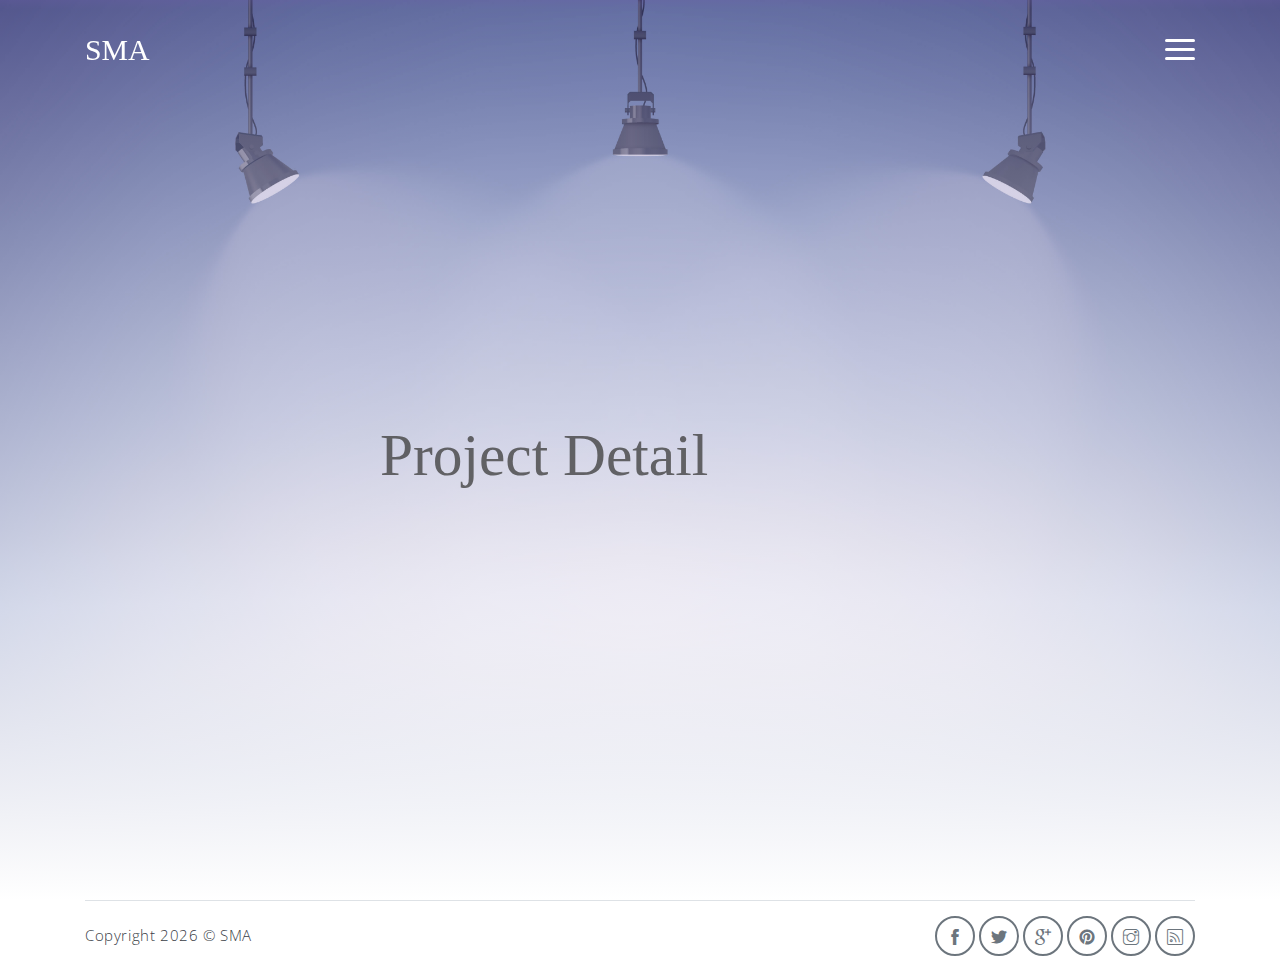
<file: Project_Details.html>
<!DOCTYPE html>
    <html lang="en">
    <head>
        <meta charset="utf-8">
        <meta name="viewport" content="width=device-width, initial-scale=1, shrink-to-fit=no">
        <meta name="description" content="Start your work with SMA.">
        <meta name="author" content="SMA">
        <title>SMA | Portfolio</title>
        <!-- font icons -->
        <link rel="stylesheet" href="assets/vendors/themify-icons/css/themify-icons.css">
        <!-- Bootstrap + Meyawo main styles -->
        <link rel="stylesheet" href="assets/css/meyawo.css">
        <link rel="icon" href="assets/imgs/favicon-32x32.png">

    </head>
    <body data-spy="scroll" data-target=".navbar" data-offset="40" id="home">

        <!-- Page Navbar -->
        <nav class="custom-navbar" data-spy="affix" data-offset-top="20">
            <div class="container">
                <a class="logo" href="#" title="Syed Mohsin Ali">SMA</a>         
                <ul class="nav">
                    <li class="item">
                        <a class="link" href="#home">Home</a>
                    </li>
                    <li class="item">
                        <a class="link" href="#about">About</a>
                    </li>
                    <li class="item">
                        <a class="link" href="#portfolio">Portfolio</a>
                    </li>
                    <li class="item">
                        <a class="link" href="#service">Service</a>
                    </li>
                    <!-- <li class="item">
                        <a class="link" href="#testmonial">Testmonial</a>
                    </li>
                    <li class="item">
                        <a class="link" href="#blog">Blog</a>
                    </li> -->
                    <li class="item">
                        <a class="link" href="#contact">Contact</a>
                    </li>
                    <!-- <li class="item ml-md-3">
                        <a href="components.html" class="btn btn-primary">Components</a>
                    </li> -->
                </ul>
                <a href="javascript:void(0)" id="nav-toggle" class="hamburger hamburger--elastic">
                    <div class="hamburger-box">
                    <div class="hamburger-inner"></div>
                    </div>
                </a>
            </div>          
        </nav><!-- End of Page Navbar -->
        <!-- page header -->
        <header id="home" class="header">
            <div class="overlay"></div>
        
             <div class="header-content container">
                <!-- <h1>Project Detail</h1> -->
                <h1 class="header-title">
                    <span class="up">Project Detail</span>                
                </h1>
                
            <!--    <p class="header-subtitle">Software Engineer</p>            

                <button class="btn btn-primary">Visit My Works</button> -->
            </div>               
            
        </header><!-- end of page header -->
    
        <section class="about" id="about" style=" position: relative;">
            <div class="section pt-0 container" id="liveproj">
                <!-- <h1 class="section-title" style='text-align:center'>Project Detail</h1> -->
                <h1 class="section-sub-title mb-3">Live Stock</h1>
                <p>This Project based on financial data platform that provides live and historical data for various financial instruments such as stocks, forex, commodities, and fixed income. Additionally, you want to incorporate calculations for metrics like high/low values, 1-month high/low, and other changes.</p>
                <h4>Let me break down the components of project:</h4>
                <ol>
                    <li><b>Live Stock Rate:</b></li>
                    <ul>
                        <li>Real-time stock prices for various companies.</li>
                    </ul>
                    <li><b>Live Forex Rate:</b></li>
                    <ul>
                        <li>Real-time exchange rates for different currency pairs in the forex market.</li>
                    </ul>
                    <li><b>Live Commodity:</b></li>
                    <ul>
                        <li>Real-time prices for various commodities like gold, silver, oil, etc.</li>
                    </ul>
                    <li><b>Forex Historical Data:</b></li>
                    <ul>
                        <li>Historical exchange rate data for different currency pairs in the forex market.</li>
                    </ul>
                    <li><b>Stock Historical Data:</b></li>
                    <ul>
                        <li>Historical stock prices for various companies.</li>
                    </ul>
                    <li><b>Commodity Historical Data:</b></li>
                    <ul>
                        <li>Historical prices for various commodities.</li>
                    </ul>
                    <li><b>Fixed Income Data:</b></li>
                    <ul>
                        <li>Data related to fixed income securities, which may include bonds, interest rates, etc.</li>
                    </ul>
                    <li><b>Excel Integration:</b></li>
                    <ul>
                        <li>Providing the data in Excel format for users to download and analyze.</li>
                    </ul>
                    <li><b>Live and Historical Data:</b></li>
                    <ul>
                        <li>Offering both real-time/live data and historical data for users to track and analyze trends over time.</li>
                    </ul>
                    <li><b>Calculation of Data:</b></li>
                    <ul>
                        <li>Implementing calculations for metrics such as high/low values, 1-month high/low, percentage changes, etc. These calculations will help users analyze the performance and volatility of the financial instruments.</li>
                    </ul>
                </ol>
            </div>
            <div class="section pt-0 container" id="KRIproj">
                <!-- <h1 class="section-title" style="text-align:center">Project Detail</h1> -->
                <h1 class="section-sub-title mb-3">KRI & Risk Assesment</h1>
                <p>This Project focus on KRI and Risk that provides KRI and Risk assesment, highlighting its key features and benefits</p>
                <h4>Let me break down the module wise:</h4>
                <ol><li><b>User Management:</b></li>
                    <ul>
                        <li>Description: A robust module designed to manage user accounts within the system.</li>
                        <li>Key Features:</li>
                        <ul>
                            <li>User registration, login, and profile management.</li>
                            <li>Access control with roles and permissions.</li>
                        </ul>
                        <li>Benefits: Ensures secure and controlled access to the system, allowing organizations to manage user accounts effectively.</li>
                    </ul>
                    <li><b>Branch Management:</b></li>
                    <ul>
                        <li>Description: An intuitive module for managing different branches or locations of the organization.</li>
                        <li>Key Features:</li>
                        <ul>
                            <li>Creation, editing, and deletion of branch information.</li>
                            <li>Assignment of managers or administrators to each branch.</li>
                            <li>Tracking branch-specific data and generating branch performance reports.</li>
                        </ul>
                        <li>Benefits: Facilitates centralized management of branch operations, enabling better decision-making and performance tracking.</li>
                    </ul>
                    <li><b>Key Risk Indicator (KRI):</b></li>
                    <ul>
                        <li>Description: A comprehensive module for monitoring and assessing key risk indicators within the organization.</li>
                        <li>Key Features:</li>
                        <ul>
                            <li>Definition and tracking of quantifiable metrics to monitor potential risks.</li>
                            <li>Setting KRI thresholds and monitoring trends over time.</li>
                            <li>Alerting mechanisms for exceeding predefined thresholds.</li>
                        </ul>
                        <li>Benefits: Enables proactive risk management by identifying and monitoring critical indicators, helping organizations mitigate potential risks effectively.</li>
                    </ul>
                    <li><b>Risk Assessment:</b></li>
                    <ul>
                        <li>Description: An essential module for conducting thorough risk assessments and developing mitigation strategies.</li>
                        <li>Key Features:</li>
                        <ul>
                            <li>Identification and evaluation of potential risks.</li>
                            <li>Likelihood and impact assessment.</li>
                            <li>Prioritization of risks and assignment of risk owners.</li>
                        </ul>
                        <li>Benefits: Provides a structured approach to assess and manage risks, aiding organizations in making informed decisions and reducing vulnerabilities.</li>
                    </ul>
                    <li><b>Risk Tracker:</b></li>
                    <ul>
                        <li>Description: A dynamic module for tracking and managing various risk mitigation activities and projects.</li>
                        <li>Key Features:</li>
                        <ul>
                            <li>Creation, assignment, and tracking of tasks related to risk mitigation.</li>
                            <li>Setting deadlines and monitoring task progress.</li>
                            <li>Generating reports on task status and dependencies.</li>
                        </ul>
                        <li>Benefits: Facilitates efficient management of risk mitigation efforts, ensuring timely execution and accountability.</li>
                    </ul>
                    <li><b>E-Learning:</b></li>
                    <ul>
                        <li>Description: An interactive module offering online learning resources for employees.</li>
                        <li>Key Features:</li>
                        <ul>
                            <li>Course enrollment, progress tracking, and assessments.</li>
                            <li>Content management and access to training materials.</li>
                        </ul>
                        <li>Benefits: Enhances employee skills and knowledge, promoting continuous learning and professional development within the organization.</li>
                    </ul>
                    <li><b>Circular Logs and Circular Management:</b></li>
                    <ul>
                        <li>Description: A centralized module for managing circular communications and logs.</li>
                        <li>Key Features:</li>
                        <ul>
                            <li>Creation, distribution, and tracking of circulars.</li>
                            <li>Archiving and retrieval of circulars for reference.</li>
                            <li>Compliance monitoring and enforcement of circular-related policies. </li>
                        </ul>
                        <li>Benefits: Streamlines communication processes, ensures consistent messaging, and promotes transparency across the organization.</li>
                    </ul>
                </ol>
            </div>
            <div class="section pt-0 container" id="RSproj">
                <!-- <h1 class="section-title" style="text-align:center">Project Detail</h1> -->
                <h1 class="section-sub-title mb-3">Real Estate</h1>
                <p>Describe the features and functionalities of real estate software.</p>
                <h4>Here's describe the project details:</h4>
                <ol>
                    <li><b>User Role Management:</b></li>
                    <ul>
                        <li>Description: Our real estate software includes a robust user role management system, allowing different users to access specific functionalities based on their roles. This ensures that users have appropriate permissions and views tailored to their responsibilities within the system.</li>
                        <li>Key Features:
                            <ul>
                                <li>Different user roles, including admin, agent, and client.</li>
                                <li>Role-based access control to restrict access to sensitive functionalities.</li>
                                <li>Customizable user permissions and views.</li>
                            </ul>
                        </li>
                        <li>Benefits: Enhances security, efficiency, and usability by providing a tailored user experience for each role within the software.</li>
                    </ul>
                    <li><b>User Management Functions:</b></li>
                    <ul>
                        <li>Description: Our software offers comprehensive user management functions to facilitate the administration of user accounts.</li>
                        <li>Key Features:
                            <ul>
                                <li>Ability to add new users to the system.</li>
                                <li>Option to delete user accounts when necessary.</li>
                                <li>Password recovery functionality for users who forget their passwords.</li>
                            </ul>
                        </li>
                        <li>Benefits: Enables administrators to efficiently manage user accounts, ensuring smooth operations and user satisfaction.</li>
                    </ul>
                    <li><b>Property Categorization and Form Design:</b></li>
                    <ul>
                        <li>Description: Properties are categorized into different types such as residential, commercial, and amenities, with dedicated forms designed for each category.</li>
                        <li>Key Features:
                            <ul>
                                <li>Custom forms for capturing property details specific to each category.</li>
                                <li>Streamlined data entry and management for different property types.</li>                                
                            </ul>
                        </li>
                        <li>Benefits: Simplifies property management by providing structured forms tailored to the unique characteristics of each property category.</li>
                    </ul>
                    <li><b>Corner Amenity Management:</b></li>
                    <ul>
                        <li>Description: Our software includes features for managing corner amenities associated with properties, enhancing their appeal and value.</li>
                        <li>Key Features:
                            <ul>
                                <li>Ability to add, edit, and view corner amenities for properties.</li>
                                <li>Tracking availability and status of corner amenities.</li>                                
                            </ul>
                        </li>
                        <li>Benefits: Enhances property listings with detailed information about available corner amenities, attracting potential buyers or tenants.</li>
                    </ul>
                    <li><b>Agent Functions:</b></li>
                    <ul>
                        <li>Description: Agents play a crucial role in property transactions, and our software provides dedicated functionalities for agent activities.</li>
                        <li>Key Features:
                            <ul>
                                <li>Transfer, verification, payment, cost assessment, development, and possession management for residential, commercial, and amenity properties.</li>                                
                            </ul>
                        </li>
                        <li>Benefits: Empowers agents to efficiently manage property transactions, ensuring smooth processes and client satisfaction.</li>
                    </ul>
                    <li><b>Client Record Management:</b></li>
                    <ul>
                        <li>Description: Our software enables comprehensive management of client records for both residential and commercial properties.</li>
                        <li>Key Features:
                            <ul>
                                <li>Client record management, including client details, preferences, and transaction history.</li>                                
                            </ul>
                        </li>
                        <li>Benefits: Centralized client record management streamlines communication, helps track interactions, and improves customer relationship management.</li>
                    </ul>
                </ol>
                <p><b>Conclusion: </b>Effectively showcase the functionality and versatility of real estate software solution.</p>
            </div>
        </section>  
        
        <!-- footer -->
        <div class="container">
            <footer class="footer">       
                <p class="mb-0">Copyright <script>document.write(new Date().getFullYear())</script> &copy; SMA</a></p>
                <div class="social-links text-right m-auto ml-sm-auto">
                    <a href="javascript:void(0)" class="link"><i class="ti-facebook"></i></a>
                    <a href="javascript:void(0)" class="link"><i class="ti-twitter-alt"></i></a>
                    <a href="javascript:void(0)" class="link"><i class="ti-google"></i></a>
                    <a href="javascript:void(0)" class="link"><i class="ti-pinterest-alt"></i></a>
                    <a href="javascript:void(0)" class="link"><i class="ti-instagram"></i></a>
                    <a href="javascript:void(0)" class="link"><i class="ti-rss"></i></a>
                </div>
            </footer>
        </div> <!-- end of page footer -->
        <!-- core  -->
    <script src="assets/vendors/jquery/jquery-3.4.1.js"></script>
    <script src="assets/vendors/bootstrap/bootstrap.bundle.js"></script>

    <!-- bootstrap 3 affix -->
    <script src="assets/vendors/bootstrap/bootstrap.affix.js"></script>

    <!-- Meyawo js -->
    <script src="assets/js/meyawo.js"></script>
       
        

    
        </body>
        </html>
</file>
<file: assets/vendors/themify-icons/css/themify-icons.css>
@font-face {
	font-family: 'themify';
	src:url("../fonts/themify.eot?-fvbane");
	src:url("../fonts/themify.eot?#iefix-fvbane") format("embedded-opentype"),
		url("../fonts/themify.woff?-fvbane") format("woff"),
		url("../fonts/themify.ttf?-fvbane") format("truetype"),
		url("../fonts/themify.svg?-fvbane#themify") format("svg");
	font-weight: normal;
	font-style: normal;
}

[class^="ti-"], [class*=" ti-"] {
	font-family: 'themify';
	speak: none;
	font-style: normal;
	font-weight: normal;
	font-variant: normal;
	text-transform: none;
	line-height: 1;

	/* Better Font Rendering =========== */
	-webkit-font-smoothing: antialiased;
	-moz-osx-font-smoothing: grayscale;
}

.ti-wand:before {
	content: "\e600";
}
.ti-volume:before {
	content: "\e601";
}
.ti-user:before {
	content: "\e602";
}
.ti-unlock:before {
	content: "\e603";
}
.ti-unlink:before {
	content: "\e604";
}
.ti-trash:before {
	content: "\e605";
}
.ti-thought:before {
	content: "\e606";
}
.ti-target:before {
	content: "\e607";
}
.ti-tag:before {
	content: "\e608";
}
.ti-tablet:before {
	content: "\e609";
}
.ti-star:before {
	content: "\e60a";
}
.ti-spray:before {
	content: "\e60b";
}
.ti-signal:before {
	content: "\e60c";
}
.ti-shopping-cart:before {
	content: "\e60d";
}
.ti-shopping-cart-full:before {
	content: "\e60e";
}
.ti-settings:before {
	content: "\e60f";
}
.ti-search:before {
	content: "\e610";
}
.ti-zoom-in:before {
	content: "\e611";
}
.ti-zoom-out:before {
	content: "\e612";
}
.ti-cut:before {
	content: "\e613";
}
.ti-ruler:before {
	content: "\e614";
}
.ti-ruler-pencil:before {
	content: "\e615";
}
.ti-ruler-alt:before {
	content: "\e616";
}
.ti-bookmark:before {
	content: "\e617";
}
.ti-bookmark-alt:before {
	content: "\e618";
}
.ti-reload:before {
	content: "\e619";
}
.ti-plus:before {
	content: "\e61a";
}
.ti-pin:before {
	content: "\e61b";
}
.ti-pencil:before {
	content: "\e61c";
}
.ti-pencil-alt:before {
	content: "\e61d";
}
.ti-paint-roller:before {
	content: "\e61e";
}
.ti-paint-bucket:before {
	content: "\e61f";
}
.ti-na:before {
	content: "\e620";
}
.ti-mobile:before {
	content: "\e621";
}
.ti-minus:before {
	content: "\e622";
}
.ti-medall:before {
	content: "\e623";
}
.ti-medall-alt:before {
	content: "\e624";
}
.ti-marker:before {
	content: "\e625";
}
.ti-marker-alt:before {
	content: "\e626";
}
.ti-arrow-up:before {
	content: "\e627";
}
.ti-arrow-right:before {
	content: "\e628";
}
.ti-arrow-left:before {
	content: "\e629";
}
.ti-arrow-down:before {
	content: "\e62a";
}
.ti-lock:before {
	content: "\e62b";
}
.ti-location-arrow:before {
	content: "\e62c";
}
.ti-link:before {
	content: "\e62d";
}
.ti-layout:before {
	content: "\e62e";
}
.ti-layers:before {
	content: "\e62f";
}
.ti-layers-alt:before {
	content: "\e630";
}
.ti-key:before {
	content: "\e631";
}
.ti-import:before {
	content: "\e632";
}
.ti-image:before {
	content: "\e633";
}
.ti-heart:before {
	content: "\e634";
}
.ti-heart-broken:before {
	content: "\e635";
}
.ti-hand-stop:before {
	content: "\e636";
}
.ti-hand-open:before {
	content: "\e637";
}
.ti-hand-drag:before {
	content: "\e638";
}
.ti-folder:before {
	content: "\e639";
}
.ti-flag:before {
	content: "\e63a";
}
.ti-flag-alt:before {
	content: "\e63b";
}
.ti-flag-alt-2:before {
	content: "\e63c";
}
.ti-eye:before {
	content: "\e63d";
}
.ti-export:before {
	content: "\e63e";
}
.ti-exchange-vertical:before {
	content: "\e63f";
}
.ti-desktop:before {
	content: "\e640";
}
.ti-cup:before {
	content: "\e641";
}
.ti-crown:before {
	content: "\e642";
}
.ti-comments:before {
	content: "\e643";
}
.ti-comment:before {
	content: "\e644";
}
.ti-comment-alt:before {
	content: "\e645";
}
.ti-close:before {
	content: "\e646";
}
.ti-clip:before {
	content: "\e647";
}
.ti-angle-up:before {
	content: "\e648";
}
.ti-angle-right:before {
	content: "\e649";
}
.ti-angle-left:before {
	content: "\e64a";
}
.ti-angle-down:before {
	content: "\e64b";
}
.ti-check:before {
	content: "\e64c";
}
.ti-check-box:before {
	content: "\e64d";
}
.ti-camera:before {
	content: "\e64e";
}
.ti-announcement:before {
	content: "\e64f";
}
.ti-brush:before {
	content: "\e650";
}
.ti-briefcase:before {
	content: "\e651";
}
.ti-bolt:before {
	content: "\e652";
}
.ti-bolt-alt:before {
	content: "\e653";
}
.ti-blackboard:before {
	content: "\e654";
}
.ti-bag:before {
	content: "\e655";
}
.ti-move:before {
	content: "\e656";
}
.ti-arrows-vertical:before {
	content: "\e657";
}
.ti-arrows-horizontal:before {
	content: "\e658";
}
.ti-fullscreen:before {
	content: "\e659";
}
.ti-arrow-top-right:before {
	content: "\e65a";
}
.ti-arrow-top-left:before {
	content: "\e65b";
}
.ti-arrow-circle-up:before {
	content: "\e65c";
}
.ti-arrow-circle-right:before {
	content: "\e65d";
}
.ti-arrow-circle-left:before {
	content: "\e65e";
}
.ti-arrow-circle-down:before {
	content: "\e65f";
}
.ti-angle-double-up:before {
	content: "\e660";
}
.ti-angle-double-right:before {
	content: "\e661";
}
.ti-angle-double-left:before {
	content: "\e662";
}
.ti-angle-double-down:before {
	content: "\e663";
}
.ti-zip:before {
	content: "\e664";
}
.ti-world:before {
	content: "\e665";
}
.ti-wheelchair:before {
	content: "\e666";
}
.ti-view-list:before {
	content: "\e667";
}
.ti-view-list-alt:before {
	content: "\e668";
}
.ti-view-grid:before {
	content: "\e669";
}
.ti-uppercase:before {
	content: "\e66a";
}
.ti-upload:before {
	content: "\e66b";
}
.ti-underline:before {
	content: "\e66c";
}
.ti-truck:before {
	content: "\e66d";
}
.ti-timer:before {
	content: "\e66e";
}
.ti-ticket:before {
	content: "\e66f";
}
.ti-thumb-up:before {
	content: "\e670";
}
.ti-thumb-down:before {
	content: "\e671";
}
.ti-text:before {
	content: "\e672";
}
.ti-stats-up:before {
	content: "\e673";
}
.ti-stats-down:before {
	content: "\e674";
}
.ti-split-v:before {
	content: "\e675";
}
.ti-split-h:before {
	content: "\e676";
}
.ti-smallcap:before {
	content: "\e677";
}
.ti-shine:before {
	content: "\e678";
}
.ti-shift-right:before {
	content: "\e679";
}
.ti-shift-left:before {
	content: "\e67a";
}
.ti-shield:before {
	content: "\e67b";
}
.ti-notepad:before {
	content: "\e67c";
}
.ti-server:before {
	content: "\e67d";
}
.ti-quote-right:before {
	content: "\e67e";
}
.ti-quote-left:before {
	content: "\e67f";
}
.ti-pulse:before {
	content: "\e680";
}
.ti-printer:before {
	content: "\e681";
}
.ti-power-off:before {
	content: "\e682";
}
.ti-plug:before {
	content: "\e683";
}
.ti-pie-chart:before {
	content: "\e684";
}
.ti-paragraph:before {
	content: "\e685";
}
.ti-panel:before {
	content: "\e686";
}
.ti-package:before {
	content: "\e687";
}
.ti-music:before {
	content: "\e688";
}
.ti-music-alt:before {
	content: "\e689";
}
.ti-mouse:before {
	content: "\e68a";
}
.ti-mouse-alt:before {
	content: "\e68b";
}
.ti-money:before {
	content: "\e68c";
}
.ti-microphone:before {
	content: "\e68d";
}
.ti-menu:before {
	content: "\e68e";
}
.ti-menu-alt:before {
	content: "\e68f";
}
.ti-map:before {
	content: "\e690";
}
.ti-map-alt:before {
	content: "\e691";
}
.ti-loop:before {
	content: "\e692";
}
.ti-location-pin:before {
	content: "\e693";
}
.ti-list:before {
	content: "\e694";
}
.ti-light-bulb:before {
	content: "\e695";
}
.ti-Italic:before {
	content: "\e696";
}
.ti-info:before {
	content: "\e697";
}
.ti-infinite:before {
	content: "\e698";
}
.ti-id-badge:before {
	content: "\e699";
}
.ti-hummer:before {
	content: "\e69a";
}
.ti-home:before {
	content: "\e69b";
}
.ti-help:before {
	content: "\e69c";
}
.ti-headphone:before {
	content: "\e69d";
}
.ti-harddrives:before {
	content: "\e69e";
}
.ti-harddrive:before {
	content: "\e69f";
}
.ti-gift:before {
	content: "\e6a0";
}
.ti-game:before {
	content: "\e6a1";
}
.ti-filter:before {
	content: "\e6a2";
}
.ti-files:before {
	content: "\e6a3";
}
.ti-file:before {
	content: "\e6a4";
}
.ti-eraser:before {
	content: "\e6a5";
}
.ti-envelope:before {
	content: "\e6a6";
}
.ti-download:before {
	content: "\e6a7";
}
.ti-direction:before {
	content: "\e6a8";
}
.ti-direction-alt:before {
	content: "\e6a9";
}
.ti-dashboard:before {
	content: "\e6aa";
}
.ti-control-stop:before {
	content: "\e6ab";
}
.ti-control-shuffle:before {
	content: "\e6ac";
}
.ti-control-play:before {
	content: "\e6ad";
}
.ti-control-pause:before {
	content: "\e6ae";
}
.ti-control-forward:before {
	content: "\e6af";
}
.ti-control-backward:before {
	content: "\e6b0";
}
.ti-cloud:before {
	content: "\e6b1";
}
.ti-cloud-up:before {
	content: "\e6b2";
}
.ti-cloud-down:before {
	content: "\e6b3";
}
.ti-clipboard:before {
	content: "\e6b4";
}
.ti-car:before {
	content: "\e6b5";
}
.ti-calendar:before {
	content: "\e6b6";
}
.ti-book:before {
	content: "\e6b7";
}
.ti-bell:before {
	content: "\e6b8";
}
.ti-basketball:before {
	content: "\e6b9";
}
.ti-bar-chart:before {
	content: "\e6ba";
}
.ti-bar-chart-alt:before {
	content: "\e6bb";
}
.ti-back-right:before {
	content: "\e6bc";
}
.ti-back-left:before {
	content: "\e6bd";
}
.ti-arrows-corner:before {
	content: "\e6be";
}
.ti-archive:before {
	content: "\e6bf";
}
.ti-anchor:before {
	content: "\e6c0";
}
.ti-align-right:before {
	content: "\e6c1";
}
.ti-align-left:before {
	content: "\e6c2";
}
.ti-align-justify:before {
	content: "\e6c3";
}
.ti-align-center:before {
	content: "\e6c4";
}
.ti-alert:before {
	content: "\e6c5";
}
.ti-alarm-clock:before {
	content: "\e6c6";
}
.ti-agenda:before {
	content: "\e6c7";
}
.ti-write:before {
	content: "\e6c8";
}
.ti-window:before {
	content: "\e6c9";
}
.ti-widgetized:before {
	content: "\e6ca";
}
.ti-widget:before {
	content: "\e6cb";
}
.ti-widget-alt:before {
	content: "\e6cc";
}
.ti-wallet:before {
	content: "\e6cd";
}
.ti-video-clapper:before {
	content: "\e6ce";
}
.ti-video-camera:before {
	content: "\e6cf";
}
.ti-vector:before {
	content: "\e6d0";
}
.ti-themify-logo:before {
	content: "\e6d1";
}
.ti-themify-favicon:before {
	content: "\e6d2";
}
.ti-themify-favicon-alt:before {
	content: "\e6d3";
}
.ti-support:before {
	content: "\e6d4";
}
.ti-stamp:before {
	content: "\e6d5";
}
.ti-split-v-alt:before {
	content: "\e6d6";
}
.ti-slice:before {
	content: "\e6d7";
}
.ti-shortcode:before {
	content: "\e6d8";
}
.ti-shift-right-alt:before {
	content: "\e6d9";
}
.ti-shift-left-alt:before {
	content: "\e6da";
}
.ti-ruler-alt-2:before {
	content: "\e6db";
}
.ti-receipt:before {
	content: "\e6dc";
}
.ti-pin2:before {
	content: "\e6dd";
}
.ti-pin-alt:before {
	content: "\e6de";
}
.ti-pencil-alt2:before {
	content: "\e6df";
}
.ti-palette:before {
	content: "\e6e0";
}
.ti-more:before {
	content: "\e6e1";
}
.ti-more-alt:before {
	content: "\e6e2";
}
.ti-microphone-alt:before {
	content: "\e6e3";
}
.ti-magnet:before {
	content: "\e6e4";
}
.ti-line-double:before {
	content: "\e6e5";
}
.ti-line-dotted:before {
	content: "\e6e6";
}
.ti-line-dashed:before {
	content: "\e6e7";
}
.ti-layout-width-full:before {
	content: "\e6e8";
}
.ti-layout-width-default:before {
	content: "\e6e9";
}
.ti-layout-width-default-alt:before {
	content: "\e6ea";
}
.ti-layout-tab:before {
	content: "\e6eb";
}
.ti-layout-tab-window:before {
	content: "\e6ec";
}
.ti-layout-tab-v:before {
	content: "\e6ed";
}
.ti-layout-tab-min:before {
	content: "\e6ee";
}
.ti-layout-slider:before {
	content: "\e6ef";
}
.ti-layout-slider-alt:before {
	content: "\e6f0";
}
.ti-layout-sidebar-right:before {
	content: "\e6f1";
}
.ti-layout-sidebar-none:before {
	content: "\e6f2";
}
.ti-layout-sidebar-left:before {
	content: "\e6f3";
}
.ti-layout-placeholder:before {
	content: "\e6f4";
}
.ti-layout-menu:before {
	content: "\e6f5";
}
.ti-layout-menu-v:before {
	content: "\e6f6";
}
.ti-layout-menu-separated:before {
	content: "\e6f7";
}
.ti-layout-menu-full:before {
	content: "\e6f8";
}
.ti-layout-media-right-alt:before {
	content: "\e6f9";
}
.ti-layout-media-right:before {
	content: "\e6fa";
}
.ti-layout-media-overlay:before {
	content: "\e6fb";
}
.ti-layout-media-overlay-alt:before {
	content: "\e6fc";
}
.ti-layout-media-overlay-alt-2:before {
	content: "\e6fd";
}
.ti-layout-media-left-alt:before {
	content: "\e6fe";
}
.ti-layout-media-left:before {
	content: "\e6ff";
}
.ti-layout-media-center-alt:before {
	content: "\e700";
}
.ti-layout-media-center:before {
	content: "\e701";
}
.ti-layout-list-thumb:before {
	content: "\e702";
}
.ti-layout-list-thumb-alt:before {
	content: "\e703";
}
.ti-layout-list-post:before {
	content: "\e704";
}
.ti-layout-list-large-image:before {
	content: "\e705";
}
.ti-layout-line-solid:before {
	content: "\e706";
}
.ti-layout-grid4:before {
	content: "\e707";
}
.ti-layout-grid3:before {
	content: "\e708";
}
.ti-layout-grid2:before {
	content: "\e709";
}
.ti-layout-grid2-thumb:before {
	content: "\e70a";
}
.ti-layout-cta-right:before {
	content: "\e70b";
}
.ti-layout-cta-left:before {
	content: "\e70c";
}
.ti-layout-cta-center:before {
	content: "\e70d";
}
.ti-layout-cta-btn-right:before {
	content: "\e70e";
}
.ti-layout-cta-btn-left:before {
	content: "\e70f";
}
.ti-layout-column4:before {
	content: "\e710";
}
.ti-layout-column3:before {
	content: "\e711";
}
.ti-layout-column2:before {
	content: "\e712";
}
.ti-layout-accordion-separated:before {
	content: "\e713";
}
.ti-layout-accordion-merged:before {
	content: "\e714";
}
.ti-layout-accordion-list:before {
	content: "\e715";
}
.ti-ink-pen:before {
	content: "\e716";
}
.ti-info-alt:before {
	content: "\e717";
}
.ti-help-alt:before {
	content: "\e718";
}
.ti-headphone-alt:before {
	content: "\e719";
}
.ti-hand-point-up:before {
	content: "\e71a";
}
.ti-hand-point-right:before {
	content: "\e71b";
}
.ti-hand-point-left:before {
	content: "\e71c";
}
.ti-hand-point-down:before {
	content: "\e71d";
}
.ti-gallery:before {
	content: "\e71e";
}
.ti-face-smile:before {
	content: "\e71f";
}
.ti-face-sad:before {
	content: "\e720";
}
.ti-credit-card:before {
	content: "\e721";
}
.ti-control-skip-forward:before {
	content: "\e722";
}
.ti-control-skip-backward:before {
	content: "\e723";
}
.ti-control-record:before {
	content: "\e724";
}
.ti-control-eject:before {
	content: "\e725";
}
.ti-comments-smiley:before {
	content: "\e726";
}
.ti-brush-alt:before {
	content: "\e727";
}
.ti-youtube:before {
	content: "\e728";
}
.ti-vimeo:before {
	content: "\e729";
}
.ti-twitter:before {
	content: "\e72a";
}
.ti-time:before {
	content: "\e72b";
}
.ti-tumblr:before {
	content: "\e72c";
}
.ti-skype:before {
	content: "\e72d";
}
.ti-share:before {
	content: "\e72e";
}
.ti-share-alt:before {
	content: "\e72f";
}
.ti-rocket:before {
	content: "\e730";
}
.ti-pinterest:before {
	content: "\e731";
}
.ti-new-window:before {
	content: "\e732";
}
.ti-microsoft:before {
	content: "\e733";
}
.ti-list-ol:before {
	content: "\e734";
}
.ti-linkedin:before {
	content: "\e735";
}
.ti-layout-sidebar-2:before {
	content: "\e736";
}
.ti-layout-grid4-alt:before {
	content: "\e737";
}
.ti-layout-grid3-alt:before {
	content: "\e738";
}
.ti-layout-grid2-alt:before {
	content: "\e739";
}
.ti-layout-column4-alt:before {
	content: "\e73a";
}
.ti-layout-column3-alt:before {
	content: "\e73b";
}
.ti-layout-column2-alt:before {
	content: "\e73c";
}
.ti-instagram:before {
	content: "\e73d";
}
.ti-google:before {
	content: "\e73e";
}
.ti-github:before {
	content: "\e73f";
}
.ti-flickr:before {
	content: "\e740";
}
.ti-facebook:before {
	content: "\e741";
}
.ti-dropbox:before {
	content: "\e742";
}
.ti-dribbble:before {
	content: "\e743";
}
.ti-apple:before {
	content: "\e744";
}
.ti-android:before {
	content: "\e745";
}
.ti-save:before {
	content: "\e746";
}
.ti-save-alt:before {
	content: "\e747";
}
.ti-yahoo:before {
	content: "\e748";
}
.ti-wordpress:before {
	content: "\e749";
}
.ti-vimeo-alt:before {
	content: "\e74a";
}
.ti-twitter-alt:before {
	content: "\e74b";
}
.ti-tumblr-alt:before {
	content: "\e74c";
}
.ti-trello:before {
	content: "\e74d";
}
.ti-stack-overflow:before {
	content: "\e74e";
}
.ti-soundcloud:before {
	content: "\e74f";
}
.ti-sharethis:before {
	content: "\e750";
}
.ti-sharethis-alt:before {
	content: "\e751";
}
.ti-reddit:before {
	content: "\e752";
}
.ti-pinterest-alt:before {
	content: "\e753";
}
.ti-microsoft-alt:before {
	content: "\e754";
}
.ti-linux:before {
	content: "\e755";
}
.ti-jsfiddle:before {
	content: "\e756";
}
.ti-joomla:before {
	content: "\e757";
}
.ti-html5:before {
	content: "\e758";
}
.ti-flickr-alt:before {
	content: "\e759";
}
.ti-email:before {
	content: "\e75a";
}
.ti-drupal:before {
	content: "\e75b";
}
.ti-dropbox-alt:before {
	content: "\e75c";
}
.ti-css3:before {
	content: "\e75d";
}
.ti-rss:before {
	content: "\e75e";
}
.ti-rss-alt:before {
	content: "\e75f";
}
</file>
<file: assets/css/meyawo.css>
@charset "UTF-8";
/*!
=========================================================
* Meyawo Landing page
=========================================================

* Copyright: 2019 DevCRUD (https://devcrud.com)
* Licensed: (https://devcrud.com/licenses)
* Coded by www.devcrud.com

=========================================================

* The above copyright notice and this permission notice shall be included in all copies or substantial portions of the Software.
*/
@import url("https://fonts.googleapis.com/css?family=Baloo+Paaji|Open+Sans:300,300i,400,400i,600,600i,700,700i");
:root {
  --blue: #1e549f;
  --indigo: #695aa6;
  --purple: #6f42c1;
  --pink: #e83e8c;
  --red: #ec185d;
  --orange: #ff6d02;
  --yellow: #ffc107;
  --green: #1bb74f;
  --teal: #20c997;
  --cyan: #17a2b8;
  --white: #fff;
  --gray: #6c757d;
  --gray-dark: #393e46;
  --primary: #695aa6;
  --secondary: #393e46;
  --success: #1bb74f;
  --info: #17a2b8;
  --warning: #ff6d02;
  --danger: #ec185d;
  --light: #f8f9fa;
  --dark: #212529;
  --breakpoint-xs: 0;
  --breakpoint-sm: 576px;
  --breakpoint-md: 768px;
  --breakpoint-lg: 992px;
  --breakpoint-xl: 1200px;
  --font-family-sans-serif: "Open Sans", sans-serif;
  --font-family-monospace: SFMono-Regular, Menlo, Monaco, Consolas, "Liberation Mono", "Courier New", monospace;
}

*,
*::before,
*::after {
  box-sizing: border-box;
}

html {
  font-family: sans-serif;
  line-height: 1.15;
  -webkit-text-size-adjust: 100%;
  -webkit-tap-highlight-color: rgba(0, 0, 0, 0);
}

article, aside, figcaption, figure, footer, header, hgroup, main, nav, section {
  display: block;
}

body {
  margin: 0;
  font-family: "Open Sans", sans-serif;
  font-size: 1rem;
  font-weight: 400;
  line-height: 1.5;
  color: #212529;
  text-align: left;
  background-color: #fff;
}

[tabindex="-1"]:focus {
  outline: 0 !important;
}

hr {
  box-sizing: content-box;
  height: 0;
  overflow: visible;
}

h1, h2, h3, h4, h5, h6 {
  margin-top: 0;
  margin-bottom: 0.5rem;
}

p {
  margin-top: 0;
  margin-bottom: 1rem;
}

abbr[title],
abbr[data-original-title] {
  text-decoration: underline;
  -webkit-text-decoration: underline dotted;
          text-decoration: underline dotted;
  cursor: help;
  border-bottom: 0;
  -webkit-text-decoration-skip-ink: none;
          text-decoration-skip-ink: none;
}

address {
  margin-bottom: 1rem;
  font-style: normal;
  line-height: inherit;
}

ol,
ul,
dl {
  margin-top: 0;
  margin-bottom: 1rem;
}

ol ol,
ul ul,
ol ul,
ul ol {
  margin-bottom: 0;
}

dt {
  font-weight: 700;
}

dd {
  margin-bottom: .5rem;
  margin-left: 0;
}

blockquote {
  margin: 0 0 1rem;
}

b,
strong {
  font-weight: bolder;
}

small {
  font-size: 80%;
}

sub,
sup {
  position: relative;
  font-size: 75%;
  line-height: 0;
  vertical-align: baseline;
}

sub {
  bottom: -.25em;
}

sup {
  top: -.5em;
}

a {
  color: #695aa6;
  text-decoration: none;
  background-color: transparent;
}

a:hover {
  color: #493f75;
  text-decoration: none;
}

a:not([href]):not([tabindex]) {
  color: inherit;
  text-decoration: none;
}

a:not([href]):not([tabindex]):hover, a:not([href]):not([tabindex]):focus {
  color: inherit;
  text-decoration: none;
}

a:not([href]):not([tabindex]):focus {
  outline: 0;
}

pre,
code,
kbd,
samp {
  font-family: SFMono-Regular, Menlo, Monaco, Consolas, "Liberation Mono", "Courier New", monospace;
  font-size: 1em;
}

pre {
  margin-top: 0;
  margin-bottom: 1rem;
  overflow: auto;
}

figure {
  margin: 0 0 1rem;
}

img {
  vertical-align: middle;
  border-style: none;
}

svg {
  overflow: hidden;
  vertical-align: middle;
}

table {
  border-collapse: collapse;
}

caption {
  padding-top: 0.75rem;
  padding-bottom: 0.75rem;
  color: #6c757d;
  text-align: left;
  caption-side: bottom;
}

th {
  text-align: inherit;
}

label {
  display: inline-block;
  margin-bottom: 0.5rem;
}

button {
  border-radius: 0;
}

button:focus {
  outline: 1px dotted;
  outline: 5px auto -webkit-focus-ring-color;
}

input,
button,
select,
optgroup,
textarea {
  margin: 0;
  font-family: inherit;
  font-size: inherit;
  line-height: inherit;
}

button,
input {
  overflow: visible;
}

button,
select {
  text-transform: none;
}

select {
  word-wrap: normal;
}

button,
[type="button"],
[type="reset"],
[type="submit"] {
  -webkit-appearance: button;
}

button:not(:disabled),
[type="button"]:not(:disabled),
[type="reset"]:not(:disabled),
[type="submit"]:not(:disabled) {
  cursor: pointer;
}

button::-moz-focus-inner,
[type="button"]::-moz-focus-inner,
[type="reset"]::-moz-focus-inner,
[type="submit"]::-moz-focus-inner {
  padding: 0;
  border-style: none;
}

input[type="radio"],
input[type="checkbox"] {
  box-sizing: border-box;
  padding: 0;
}

input[type="date"],
input[type="time"],
input[type="datetime-local"],
input[type="month"] {
  -webkit-appearance: listbox;
}

textarea {
  overflow: auto;
  resize: vertical;
}

fieldset {
  min-width: 0;
  padding: 0;
  margin: 0;
  border: 0;
}

legend {
  display: block;
  width: 100%;
  max-width: 100%;
  padding: 0;
  margin-bottom: .5rem;
  font-size: 1.5rem;
  line-height: inherit;
  color: inherit;
  white-space: normal;
}

progress {
  vertical-align: baseline;
}

[type="number"]::-webkit-inner-spin-button,
[type="number"]::-webkit-outer-spin-button {
  height: auto;
}

[type="search"] {
  outline-offset: -2px;
  -webkit-appearance: none;
}

[type="search"]::-webkit-search-decoration {
  -webkit-appearance: none;
}

::-webkit-file-upload-button {
  font: inherit;
  -webkit-appearance: button;
}

output {
  display: inline-block;
}

summary {
  display: list-item;
  cursor: pointer;
}

template {
  display: none;
}

[hidden] {
  display: none !important;
}

h1, h2, h3, h4, h5, h6,
.h1, .h2, .h3, .h4, .h5, .h6 {
  margin-bottom: 0.5rem;
  font-weight: 500;
  line-height: 1.2;
}

h1, .h1 {
  font-size: 2.5rem;
}

h2, .h2 {
  font-size: 2rem;
}

h3, .h3 {
  font-size: 1.75rem;
}

h4, .h4 {
  font-size: 1.5rem;
}

h5, .h5 {
  font-size: 1.25rem;
}

h6, .h6 {
  font-size: 1rem;
}

.lead {
  font-size: 1.25rem;
  font-weight: 300;
}

.display-1 {
  font-size: 6rem;
  font-weight: 300;
  line-height: 1.2;
}

.display-2 {
  font-size: 5.5rem;
  font-weight: 300;
  line-height: 1.2;
}

.display-3 {
  font-size: 4.5rem;
  font-weight: 300;
  line-height: 1.2;
}

.display-4 {
  font-size: 3.5rem;
  font-weight: 300;
  line-height: 1.2;
}

hr {
  margin-top: 1rem;
  margin-bottom: 1rem;
  border: 0;
  border-top: 1px solid rgba(0, 0, 0, 0.1);
}

small,
.small {
  font-size: 80%;
  font-weight: 400;
}

mark,
.mark {
  padding: 0.2em;
  background-color: #fcf8e3;
}

.list-unstyled {
  padding-left: 0;
  list-style: none;
}

.list-inline {
  padding-left: 0;
  list-style: none;
}

.list-inline-item {
  display: inline-block;
}

.list-inline-item:not(:last-child) {
  margin-right: 0.5rem;
}

.initialism {
  font-size: 90%;
  text-transform: uppercase;
}

.blockquote {
  margin-bottom: 1rem;
  font-size: 1.25rem;
}

.blockquote-footer {
  display: block;
  font-size: 80%;
  color: #6c757d;
}

.blockquote-footer::before {
  content: "\2014\00A0";
}

.img-fluid {
  max-width: 100%;
  height: auto;
}

.img-thumbnail {
  padding: 0.25rem;
  background-color: #fff;
  border: 1px solid #dee2e6;
  border-radius: 0.25rem;
  max-width: 100%;
  height: auto;
}

.figure {
  display: inline-block;
}

.figure-img {
  margin-bottom: 0.5rem;
  line-height: 1;
}

.figure-caption {
  font-size: 90%;
  color: #6c757d;
}

code {
  font-size: 87.5%;
  color: #e83e8c;
  word-break: break-word;
}

a > code {
  color: inherit;
}

kbd {
  padding: 0.2rem 0.4rem;
  font-size: 87.5%;
  color: #fff;
  background-color: #212529;
  border-radius: 0.2rem;
}

kbd kbd {
  padding: 0;
  font-size: 100%;
  font-weight: 700;
}

pre {
  display: block;
  font-size: 87.5%;
  color: #212529;
}

pre code {
  font-size: inherit;
  color: inherit;
  word-break: normal;
}

.pre-scrollable {
  max-height: 340px;
  overflow-y: scroll;
}

.container {
  width: 100%;
  padding-right: 15px;
  padding-left: 15px;
  margin-right: auto;
  margin-left: auto;
}

@media (min-width: 576px) {
  .container {
    max-width: 540px;
  }
}

@media (min-width: 768px) {
  .container {
    max-width: 720px;
  }
}

@media (min-width: 992px) {
  .container {
    max-width: 960px;
  }
}

@media (min-width: 1200px) {
  .container {
    max-width: 1140px;
  }
}

.container-fluid {
  width: 100%;
  padding-right: 15px;
  padding-left: 15px;
  margin-right: auto;
  margin-left: auto;
}

.row {
  display: -webkit-box;
  display: -webkit-flex;
  display: -ms-flexbox;
  display: flex;
  -webkit-flex-wrap: wrap;
      -ms-flex-wrap: wrap;
          flex-wrap: wrap;
  margin-right: -15px;
  margin-left: -15px;
}

.no-gutters {
  margin-right: 0;
  margin-left: 0;
}

.no-gutters > .col,
.no-gutters > [class*="col-"] {
  padding-right: 0;
  padding-left: 0;
}

.col-1, .col-2, .col-3, .col-4, .col-5, .col-6, .col-7, .col-8, .col-9, .col-10, .col-11, .col-12, .col,
.col-auto, .col-sm-1, .col-sm-2, .col-sm-3, .col-sm-4, .col-sm-5, .col-sm-6, .col-sm-7, .col-sm-8, .col-sm-9, .col-sm-10, .col-sm-11, .col-sm-12, .col-sm,
.col-sm-auto, .col-md-1, .col-md-2, .col-md-3, .col-md-4, .col-md-5, .col-md-6, .col-md-7, .col-md-8, .col-md-9, .col-md-10, .col-md-11, .col-md-12, .col-md,
.col-md-auto, .col-lg-1, .col-lg-2, .col-lg-3, .col-lg-4, .col-lg-5, .col-lg-6, .col-lg-7, .col-lg-8, .col-lg-9, .col-lg-10, .col-lg-11, .col-lg-12, .col-lg,
.col-lg-auto, .col-xl-1, .col-xl-2, .col-xl-3, .col-xl-4, .col-xl-5, .col-xl-6, .col-xl-7, .col-xl-8, .col-xl-9, .col-xl-10, .col-xl-11, .col-xl-12, .col-xl,
.col-xl-auto {
  position: relative;
  width: 100%;
  padding-right: 15px;
  padding-left: 15px;
}

.col {
  -webkit-flex-basis: 0;
      -ms-flex-preferred-size: 0;
          flex-basis: 0;
  -webkit-box-flex: 1;
  -webkit-flex-grow: 1;
      -ms-flex-positive: 1;
          flex-grow: 1;
  max-width: 100%;
}

.col-auto {
  -webkit-box-flex: 0;
  -webkit-flex: 0 0 auto;
      -ms-flex: 0 0 auto;
          flex: 0 0 auto;
  width: auto;
  max-width: 100%;
}

.col-1 {
  -webkit-box-flex: 0;
  -webkit-flex: 0 0 8.33333%;
      -ms-flex: 0 0 8.33333%;
          flex: 0 0 8.33333%;
  max-width: 8.33333%;
}

.col-2 {
  -webkit-box-flex: 0;
  -webkit-flex: 0 0 16.66667%;
      -ms-flex: 0 0 16.66667%;
          flex: 0 0 16.66667%;
  max-width: 16.66667%;
}

.col-3 {
  -webkit-box-flex: 0;
  -webkit-flex: 0 0 25%;
      -ms-flex: 0 0 25%;
          flex: 0 0 25%;
  max-width: 25%;
}

.col-4 {
  -webkit-box-flex: 0;
  -webkit-flex: 0 0 33.33333%;
      -ms-flex: 0 0 33.33333%;
          flex: 0 0 33.33333%;
  max-width: 33.33333%;
}

.col-5 {
  -webkit-box-flex: 0;
  -webkit-flex: 0 0 41.66667%;
      -ms-flex: 0 0 41.66667%;
          flex: 0 0 41.66667%;
  max-width: 41.66667%;
}

.col-6 {
  -webkit-box-flex: 0;
  -webkit-flex: 0 0 50%;
      -ms-flex: 0 0 50%;
          flex: 0 0 50%;
  max-width: 50%;
}

.col-7 {
  -webkit-box-flex: 0;
  -webkit-flex: 0 0 58.33333%;
      -ms-flex: 0 0 58.33333%;
          flex: 0 0 58.33333%;
  max-width: 58.33333%;
}

.col-8 {
  -webkit-box-flex: 0;
  -webkit-flex: 0 0 66.66667%;
      -ms-flex: 0 0 66.66667%;
          flex: 0 0 66.66667%;
  max-width: 66.66667%;
}

.col-9 {
  -webkit-box-flex: 0;
  -webkit-flex: 0 0 75%;
      -ms-flex: 0 0 75%;
          flex: 0 0 75%;
  max-width: 75%;
}

.col-10 {
  -webkit-box-flex: 0;
  -webkit-flex: 0 0 83.33333%;
      -ms-flex: 0 0 83.33333%;
          flex: 0 0 83.33333%;
  max-width: 83.33333%;
}

.col-11 {
  -webkit-box-flex: 0;
  -webkit-flex: 0 0 91.66667%;
      -ms-flex: 0 0 91.66667%;
          flex: 0 0 91.66667%;
  max-width: 91.66667%;
}

.col-12 {
  -webkit-box-flex: 0;
  -webkit-flex: 0 0 100%;
      -ms-flex: 0 0 100%;
          flex: 0 0 100%;
  max-width: 100%;
}

.order-first {
  -webkit-box-ordinal-group: 0;
  -webkit-order: -1;
      -ms-flex-order: -1;
          order: -1;
}

.order-last {
  -webkit-box-ordinal-group: 14;
  -webkit-order: 13;
      -ms-flex-order: 13;
          order: 13;
}

.order-0 {
  -webkit-box-ordinal-group: 1;
  -webkit-order: 0;
      -ms-flex-order: 0;
          order: 0;
}

.order-1 {
  -webkit-box-ordinal-group: 2;
  -webkit-order: 1;
      -ms-flex-order: 1;
          order: 1;
}

.order-2 {
  -webkit-box-ordinal-group: 3;
  -webkit-order: 2;
      -ms-flex-order: 2;
          order: 2;
}

.order-3 {
  -webkit-box-ordinal-group: 4;
  -webkit-order: 3;
      -ms-flex-order: 3;
          order: 3;
}

.order-4 {
  -webkit-box-ordinal-group: 5;
  -webkit-order: 4;
      -ms-flex-order: 4;
          order: 4;
}

.order-5 {
  -webkit-box-ordinal-group: 6;
  -webkit-order: 5;
      -ms-flex-order: 5;
          order: 5;
}

.order-6 {
  -webkit-box-ordinal-group: 7;
  -webkit-order: 6;
      -ms-flex-order: 6;
          order: 6;
}

.order-7 {
  -webkit-box-ordinal-group: 8;
  -webkit-order: 7;
      -ms-flex-order: 7;
          order: 7;
}

.order-8 {
  -webkit-box-ordinal-group: 9;
  -webkit-order: 8;
      -ms-flex-order: 8;
          order: 8;
}

.order-9 {
  -webkit-box-ordinal-group: 10;
  -webkit-order: 9;
      -ms-flex-order: 9;
          order: 9;
}

.order-10 {
  -webkit-box-ordinal-group: 11;
  -webkit-order: 10;
      -ms-flex-order: 10;
          order: 10;
}

.order-11 {
  -webkit-box-ordinal-group: 12;
  -webkit-order: 11;
      -ms-flex-order: 11;
          order: 11;
}

.order-12 {
  -webkit-box-ordinal-group: 13;
  -webkit-order: 12;
      -ms-flex-order: 12;
          order: 12;
}

.offset-1 {
  margin-left: 8.33333%;
}

.offset-2 {
  margin-left: 16.66667%;
}

.offset-3 {
  margin-left: 25%;
}

.offset-4 {
  margin-left: 33.33333%;
}

.offset-5 {
  margin-left: 41.66667%;
}

.offset-6 {
  margin-left: 50%;
}

.offset-7 {
  margin-left: 58.33333%;
}

.offset-8 {
  margin-left: 66.66667%;
}

.offset-9 {
  margin-left: 75%;
}

.offset-10 {
  margin-left: 83.33333%;
}

.offset-11 {
  margin-left: 91.66667%;
}

@media (min-width: 576px) {
  .col-sm {
    -webkit-flex-basis: 0;
        -ms-flex-preferred-size: 0;
            flex-basis: 0;
    -webkit-box-flex: 1;
    -webkit-flex-grow: 1;
        -ms-flex-positive: 1;
            flex-grow: 1;
    max-width: 100%;
  }
  .col-sm-auto {
    -webkit-box-flex: 0;
    -webkit-flex: 0 0 auto;
        -ms-flex: 0 0 auto;
            flex: 0 0 auto;
    width: auto;
    max-width: 100%;
  }
  .col-sm-1 {
    -webkit-box-flex: 0;
    -webkit-flex: 0 0 8.33333%;
        -ms-flex: 0 0 8.33333%;
            flex: 0 0 8.33333%;
    max-width: 8.33333%;
  }
  .col-sm-2 {
    -webkit-box-flex: 0;
    -webkit-flex: 0 0 16.66667%;
        -ms-flex: 0 0 16.66667%;
            flex: 0 0 16.66667%;
    max-width: 16.66667%;
  }
  .col-sm-3 {
    -webkit-box-flex: 0;
    -webkit-flex: 0 0 25%;
        -ms-flex: 0 0 25%;
            flex: 0 0 25%;
    max-width: 25%;
  }
  .col-sm-4 {
    -webkit-box-flex: 0;
    -webkit-flex: 0 0 33.33333%;
        -ms-flex: 0 0 33.33333%;
            flex: 0 0 33.33333%;
    max-width: 33.33333%;
  }
  .col-sm-5 {
    -webkit-box-flex: 0;
    -webkit-flex: 0 0 41.66667%;
        -ms-flex: 0 0 41.66667%;
            flex: 0 0 41.66667%;
    max-width: 41.66667%;
  }
  .col-sm-6 {
    -webkit-box-flex: 0;
    -webkit-flex: 0 0 50%;
        -ms-flex: 0 0 50%;
            flex: 0 0 50%;
    max-width: 50%;
  }
  .col-sm-7 {
    -webkit-box-flex: 0;
    -webkit-flex: 0 0 58.33333%;
        -ms-flex: 0 0 58.33333%;
            flex: 0 0 58.33333%;
    max-width: 58.33333%;
  }
  .col-sm-8 {
    -webkit-box-flex: 0;
    -webkit-flex: 0 0 66.66667%;
        -ms-flex: 0 0 66.66667%;
            flex: 0 0 66.66667%;
    max-width: 66.66667%;
  }
  .col-sm-9 {
    -webkit-box-flex: 0;
    -webkit-flex: 0 0 75%;
        -ms-flex: 0 0 75%;
            flex: 0 0 75%;
    max-width: 75%;
  }
  .col-sm-10 {
    -webkit-box-flex: 0;
    -webkit-flex: 0 0 83.33333%;
        -ms-flex: 0 0 83.33333%;
            flex: 0 0 83.33333%;
    max-width: 83.33333%;
  }
  .col-sm-11 {
    -webkit-box-flex: 0;
    -webkit-flex: 0 0 91.66667%;
        -ms-flex: 0 0 91.66667%;
            flex: 0 0 91.66667%;
    max-width: 91.66667%;
  }
  .col-sm-12 {
    -webkit-box-flex: 0;
    -webkit-flex: 0 0 100%;
        -ms-flex: 0 0 100%;
            flex: 0 0 100%;
    max-width: 100%;
  }
  .order-sm-first {
    -webkit-box-ordinal-group: 0;
    -webkit-order: -1;
        -ms-flex-order: -1;
            order: -1;
  }
  .order-sm-last {
    -webkit-box-ordinal-group: 14;
    -webkit-order: 13;
        -ms-flex-order: 13;
            order: 13;
  }
  .order-sm-0 {
    -webkit-box-ordinal-group: 1;
    -webkit-order: 0;
        -ms-flex-order: 0;
            order: 0;
  }
  .order-sm-1 {
    -webkit-box-ordinal-group: 2;
    -webkit-order: 1;
        -ms-flex-order: 1;
            order: 1;
  }
  .order-sm-2 {
    -webkit-box-ordinal-group: 3;
    -webkit-order: 2;
        -ms-flex-order: 2;
            order: 2;
  }
  .order-sm-3 {
    -webkit-box-ordinal-group: 4;
    -webkit-order: 3;
        -ms-flex-order: 3;
            order: 3;
  }
  .order-sm-4 {
    -webkit-box-ordinal-group: 5;
    -webkit-order: 4;
        -ms-flex-order: 4;
            order: 4;
  }
  .order-sm-5 {
    -webkit-box-ordinal-group: 6;
    -webkit-order: 5;
        -ms-flex-order: 5;
            order: 5;
  }
  .order-sm-6 {
    -webkit-box-ordinal-group: 7;
    -webkit-order: 6;
        -ms-flex-order: 6;
            order: 6;
  }
  .order-sm-7 {
    -webkit-box-ordinal-group: 8;
    -webkit-order: 7;
        -ms-flex-order: 7;
            order: 7;
  }
  .order-sm-8 {
    -webkit-box-ordinal-group: 9;
    -webkit-order: 8;
        -ms-flex-order: 8;
            order: 8;
  }
  .order-sm-9 {
    -webkit-box-ordinal-group: 10;
    -webkit-order: 9;
        -ms-flex-order: 9;
            order: 9;
  }
  .order-sm-10 {
    -webkit-box-ordinal-group: 11;
    -webkit-order: 10;
        -ms-flex-order: 10;
            order: 10;
  }
  .order-sm-11 {
    -webkit-box-ordinal-group: 12;
    -webkit-order: 11;
        -ms-flex-order: 11;
            order: 11;
  }
  .order-sm-12 {
    -webkit-box-ordinal-group: 13;
    -webkit-order: 12;
        -ms-flex-order: 12;
            order: 12;
  }
  .offset-sm-0 {
    margin-left: 0;
  }
  .offset-sm-1 {
    margin-left: 8.33333%;
  }
  .offset-sm-2 {
    margin-left: 16.66667%;
  }
  .offset-sm-3 {
    margin-left: 25%;
  }
  .offset-sm-4 {
    margin-left: 33.33333%;
  }
  .offset-sm-5 {
    margin-left: 41.66667%;
  }
  .offset-sm-6 {
    margin-left: 50%;
  }
  .offset-sm-7 {
    margin-left: 58.33333%;
  }
  .offset-sm-8 {
    margin-left: 66.66667%;
  }
  .offset-sm-9 {
    margin-left: 75%;
  }
  .offset-sm-10 {
    margin-left: 83.33333%;
  }
  .offset-sm-11 {
    margin-left: 91.66667%;
  }
}

@media (min-width: 768px) {
  .col-md {
    -webkit-flex-basis: 0;
        -ms-flex-preferred-size: 0;
            flex-basis: 0;
    -webkit-box-flex: 1;
    -webkit-flex-grow: 1;
        -ms-flex-positive: 1;
            flex-grow: 1;
    max-width: 100%;
  }
  .col-md-auto {
    -webkit-box-flex: 0;
    -webkit-flex: 0 0 auto;
        -ms-flex: 0 0 auto;
            flex: 0 0 auto;
    width: auto;
    max-width: 100%;
  }
  .col-md-1 {
    -webkit-box-flex: 0;
    -webkit-flex: 0 0 8.33333%;
        -ms-flex: 0 0 8.33333%;
            flex: 0 0 8.33333%;
    max-width: 8.33333%;
  }
  .col-md-2 {
    -webkit-box-flex: 0;
    -webkit-flex: 0 0 16.66667%;
        -ms-flex: 0 0 16.66667%;
            flex: 0 0 16.66667%;
    max-width: 16.66667%;
  }
  .col-md-3 {
    -webkit-box-flex: 0;
    -webkit-flex: 0 0 25%;
        -ms-flex: 0 0 25%;
            flex: 0 0 25%;
    max-width: 25%;
  }
  .col-md-4 {
    -webkit-box-flex: 0;
    -webkit-flex: 0 0 33.33333%;
        -ms-flex: 0 0 33.33333%;
            flex: 0 0 33.33333%;
    max-width: 33.33333%;
  }
  .col-md-5 {
    -webkit-box-flex: 0;
    -webkit-flex: 0 0 41.66667%;
        -ms-flex: 0 0 41.66667%;
            flex: 0 0 41.66667%;
    max-width: 41.66667%;
  }
  .col-md-6 {
    -webkit-box-flex: 0;
    -webkit-flex: 0 0 50%;
        -ms-flex: 0 0 50%;
            flex: 0 0 50%;
    max-width: 50%;
  }
  .col-md-7 {
    -webkit-box-flex: 0;
    -webkit-flex: 0 0 58.33333%;
        -ms-flex: 0 0 58.33333%;
            flex: 0 0 58.33333%;
    max-width: 58.33333%;
  }
  .col-md-8 {
    -webkit-box-flex: 0;
    -webkit-flex: 0 0 66.66667%;
        -ms-flex: 0 0 66.66667%;
            flex: 0 0 66.66667%;
    max-width: 66.66667%;
  }
  .col-md-9 {
    -webkit-box-flex: 0;
    -webkit-flex: 0 0 75%;
        -ms-flex: 0 0 75%;
            flex: 0 0 75%;
    max-width: 75%;
  }
  .col-md-10 {
    -webkit-box-flex: 0;
    -webkit-flex: 0 0 83.33333%;
        -ms-flex: 0 0 83.33333%;
            flex: 0 0 83.33333%;
    max-width: 83.33333%;
  }
  .col-md-11 {
    -webkit-box-flex: 0;
    -webkit-flex: 0 0 91.66667%;
        -ms-flex: 0 0 91.66667%;
            flex: 0 0 91.66667%;
    max-width: 91.66667%;
  }
  .col-md-12 {
    -webkit-box-flex: 0;
    -webkit-flex: 0 0 100%;
        -ms-flex: 0 0 100%;
            flex: 0 0 100%;
    max-width: 100%;
  }
  .order-md-first {
    -webkit-box-ordinal-group: 0;
    -webkit-order: -1;
        -ms-flex-order: -1;
            order: -1;
  }
  .order-md-last {
    -webkit-box-ordinal-group: 14;
    -webkit-order: 13;
        -ms-flex-order: 13;
            order: 13;
  }
  .order-md-0 {
    -webkit-box-ordinal-group: 1;
    -webkit-order: 0;
        -ms-flex-order: 0;
            order: 0;
  }
  .order-md-1 {
    -webkit-box-ordinal-group: 2;
    -webkit-order: 1;
        -ms-flex-order: 1;
            order: 1;
  }
  .order-md-2 {
    -webkit-box-ordinal-group: 3;
    -webkit-order: 2;
        -ms-flex-order: 2;
            order: 2;
  }
  .order-md-3 {
    -webkit-box-ordinal-group: 4;
    -webkit-order: 3;
        -ms-flex-order: 3;
            order: 3;
  }
  .order-md-4 {
    -webkit-box-ordinal-group: 5;
    -webkit-order: 4;
        -ms-flex-order: 4;
            order: 4;
  }
  .order-md-5 {
    -webkit-box-ordinal-group: 6;
    -webkit-order: 5;
        -ms-flex-order: 5;
            order: 5;
  }
  .order-md-6 {
    -webkit-box-ordinal-group: 7;
    -webkit-order: 6;
        -ms-flex-order: 6;
            order: 6;
  }
  .order-md-7 {
    -webkit-box-ordinal-group: 8;
    -webkit-order: 7;
        -ms-flex-order: 7;
            order: 7;
  }
  .order-md-8 {
    -webkit-box-ordinal-group: 9;
    -webkit-order: 8;
        -ms-flex-order: 8;
            order: 8;
  }
  .order-md-9 {
    -webkit-box-ordinal-group: 10;
    -webkit-order: 9;
        -ms-flex-order: 9;
            order: 9;
  }
  .order-md-10 {
    -webkit-box-ordinal-group: 11;
    -webkit-order: 10;
        -ms-flex-order: 10;
            order: 10;
  }
  .order-md-11 {
    -webkit-box-ordinal-group: 12;
    -webkit-order: 11;
        -ms-flex-order: 11;
            order: 11;
  }
  .order-md-12 {
    -webkit-box-ordinal-group: 13;
    -webkit-order: 12;
        -ms-flex-order: 12;
            order: 12;
  }
  .offset-md-0 {
    margin-left: 0;
  }
  .offset-md-1 {
    margin-left: 8.33333%;
  }
  .offset-md-2 {
    margin-left: 16.66667%;
  }
  .offset-md-3 {
    margin-left: 25%;
  }
  .offset-md-4 {
    margin-left: 33.33333%;
  }
  .offset-md-5 {
    margin-left: 41.66667%;
  }
  .offset-md-6 {
    margin-left: 50%;
  }
  .offset-md-7 {
    margin-left: 58.33333%;
  }
  .offset-md-8 {
    margin-left: 66.66667%;
  }
  .offset-md-9 {
    margin-left: 75%;
  }
  .offset-md-10 {
    margin-left: 83.33333%;
  }
  .offset-md-11 {
    margin-left: 91.66667%;
  }
}

@media (min-width: 992px) {
  .col-lg {
    -webkit-flex-basis: 0;
        -ms-flex-preferred-size: 0;
            flex-basis: 0;
    -webkit-box-flex: 1;
    -webkit-flex-grow: 1;
        -ms-flex-positive: 1;
            flex-grow: 1;
    max-width: 100%;
  }
  .col-lg-auto {
    -webkit-box-flex: 0;
    -webkit-flex: 0 0 auto;
        -ms-flex: 0 0 auto;
            flex: 0 0 auto;
    width: auto;
    max-width: 100%;
  }
  .col-lg-1 {
    -webkit-box-flex: 0;
    -webkit-flex: 0 0 8.33333%;
        -ms-flex: 0 0 8.33333%;
            flex: 0 0 8.33333%;
    max-width: 8.33333%;
  }
  .col-lg-2 {
    -webkit-box-flex: 0;
    -webkit-flex: 0 0 16.66667%;
        -ms-flex: 0 0 16.66667%;
            flex: 0 0 16.66667%;
    max-width: 16.66667%;
  }
  .col-lg-3 {
    -webkit-box-flex: 0;
    -webkit-flex: 0 0 25%;
        -ms-flex: 0 0 25%;
            flex: 0 0 25%;
    max-width: 25%;
  }
  .col-lg-4 {
    -webkit-box-flex: 0;
    -webkit-flex: 0 0 33.33333%;
        -ms-flex: 0 0 33.33333%;
            flex: 0 0 33.33333%;
    max-width: 33.33333%;
  }
  .col-lg-5 {
    -webkit-box-flex: 0;
    -webkit-flex: 0 0 41.66667%;
        -ms-flex: 0 0 41.66667%;
            flex: 0 0 41.66667%;
    max-width: 41.66667%;
  }
  .col-lg-6 {
    -webkit-box-flex: 0;
    -webkit-flex: 0 0 50%;
        -ms-flex: 0 0 50%;
            flex: 0 0 50%;
    max-width: 50%;
  }
  .col-lg-7 {
    -webkit-box-flex: 0;
    -webkit-flex: 0 0 58.33333%;
        -ms-flex: 0 0 58.33333%;
            flex: 0 0 58.33333%;
    max-width: 58.33333%;
  }
  .col-lg-8 {
    -webkit-box-flex: 0;
    -webkit-flex: 0 0 66.66667%;
        -ms-flex: 0 0 66.66667%;
            flex: 0 0 66.66667%;
    max-width: 66.66667%;
  }
  .col-lg-9 {
    -webkit-box-flex: 0;
    -webkit-flex: 0 0 75%;
        -ms-flex: 0 0 75%;
            flex: 0 0 75%;
    max-width: 75%;
  }
  .col-lg-10 {
    -webkit-box-flex: 0;
    -webkit-flex: 0 0 83.33333%;
        -ms-flex: 0 0 83.33333%;
            flex: 0 0 83.33333%;
    max-width: 83.33333%;
  }
  .col-lg-11 {
    -webkit-box-flex: 0;
    -webkit-flex: 0 0 91.66667%;
        -ms-flex: 0 0 91.66667%;
            flex: 0 0 91.66667%;
    max-width: 91.66667%;
  }
  .col-lg-12 {
    -webkit-box-flex: 0;
    -webkit-flex: 0 0 100%;
        -ms-flex: 0 0 100%;
            flex: 0 0 100%;
    max-width: 100%;
  }
  .order-lg-first {
    -webkit-box-ordinal-group: 0;
    -webkit-order: -1;
        -ms-flex-order: -1;
            order: -1;
  }
  .order-lg-last {
    -webkit-box-ordinal-group: 14;
    -webkit-order: 13;
        -ms-flex-order: 13;
            order: 13;
  }
  .order-lg-0 {
    -webkit-box-ordinal-group: 1;
    -webkit-order: 0;
        -ms-flex-order: 0;
            order: 0;
  }
  .order-lg-1 {
    -webkit-box-ordinal-group: 2;
    -webkit-order: 1;
        -ms-flex-order: 1;
            order: 1;
  }
  .order-lg-2 {
    -webkit-box-ordinal-group: 3;
    -webkit-order: 2;
        -ms-flex-order: 2;
            order: 2;
  }
  .order-lg-3 {
    -webkit-box-ordinal-group: 4;
    -webkit-order: 3;
        -ms-flex-order: 3;
            order: 3;
  }
  .order-lg-4 {
    -webkit-box-ordinal-group: 5;
    -webkit-order: 4;
        -ms-flex-order: 4;
            order: 4;
  }
  .order-lg-5 {
    -webkit-box-ordinal-group: 6;
    -webkit-order: 5;
        -ms-flex-order: 5;
            order: 5;
  }
  .order-lg-6 {
    -webkit-box-ordinal-group: 7;
    -webkit-order: 6;
        -ms-flex-order: 6;
            order: 6;
  }
  .order-lg-7 {
    -webkit-box-ordinal-group: 8;
    -webkit-order: 7;
        -ms-flex-order: 7;
            order: 7;
  }
  .order-lg-8 {
    -webkit-box-ordinal-group: 9;
    -webkit-order: 8;
        -ms-flex-order: 8;
            order: 8;
  }
  .order-lg-9 {
    -webkit-box-ordinal-group: 10;
    -webkit-order: 9;
        -ms-flex-order: 9;
            order: 9;
  }
  .order-lg-10 {
    -webkit-box-ordinal-group: 11;
    -webkit-order: 10;
        -ms-flex-order: 10;
            order: 10;
  }
  .order-lg-11 {
    -webkit-box-ordinal-group: 12;
    -webkit-order: 11;
        -ms-flex-order: 11;
            order: 11;
  }
  .order-lg-12 {
    -webkit-box-ordinal-group: 13;
    -webkit-order: 12;
        -ms-flex-order: 12;
            order: 12;
  }
  .offset-lg-0 {
    margin-left: 0;
  }
  .offset-lg-1 {
    margin-left: 8.33333%;
  }
  .offset-lg-2 {
    margin-left: 16.66667%;
  }
  .offset-lg-3 {
    margin-left: 25%;
  }
  .offset-lg-4 {
    margin-left: 33.33333%;
  }
  .offset-lg-5 {
    margin-left: 41.66667%;
  }
  .offset-lg-6 {
    margin-left: 50%;
  }
  .offset-lg-7 {
    margin-left: 58.33333%;
  }
  .offset-lg-8 {
    margin-left: 66.66667%;
  }
  .offset-lg-9 {
    margin-left: 75%;
  }
  .offset-lg-10 {
    margin-left: 83.33333%;
  }
  .offset-lg-11 {
    margin-left: 91.66667%;
  }
}

@media (min-width: 1200px) {
  .col-xl {
    -webkit-flex-basis: 0;
        -ms-flex-preferred-size: 0;
            flex-basis: 0;
    -webkit-box-flex: 1;
    -webkit-flex-grow: 1;
        -ms-flex-positive: 1;
            flex-grow: 1;
    max-width: 100%;
  }
  .col-xl-auto {
    -webkit-box-flex: 0;
    -webkit-flex: 0 0 auto;
        -ms-flex: 0 0 auto;
            flex: 0 0 auto;
    width: auto;
    max-width: 100%;
  }
  .col-xl-1 {
    -webkit-box-flex: 0;
    -webkit-flex: 0 0 8.33333%;
        -ms-flex: 0 0 8.33333%;
            flex: 0 0 8.33333%;
    max-width: 8.33333%;
  }
  .col-xl-2 {
    -webkit-box-flex: 0;
    -webkit-flex: 0 0 16.66667%;
        -ms-flex: 0 0 16.66667%;
            flex: 0 0 16.66667%;
    max-width: 16.66667%;
  }
  .col-xl-3 {
    -webkit-box-flex: 0;
    -webkit-flex: 0 0 25%;
        -ms-flex: 0 0 25%;
            flex: 0 0 25%;
    max-width: 25%;
  }
  .col-xl-4 {
    -webkit-box-flex: 0;
    -webkit-flex: 0 0 33.33333%;
        -ms-flex: 0 0 33.33333%;
            flex: 0 0 33.33333%;
    max-width: 33.33333%;
  }
  .col-xl-5 {
    -webkit-box-flex: 0;
    -webkit-flex: 0 0 41.66667%;
        -ms-flex: 0 0 41.66667%;
            flex: 0 0 41.66667%;
    max-width: 41.66667%;
  }
  .col-xl-6 {
    -webkit-box-flex: 0;
    -webkit-flex: 0 0 50%;
        -ms-flex: 0 0 50%;
            flex: 0 0 50%;
    max-width: 50%;
  }
  .col-xl-7 {
    -webkit-box-flex: 0;
    -webkit-flex: 0 0 58.33333%;
        -ms-flex: 0 0 58.33333%;
            flex: 0 0 58.33333%;
    max-width: 58.33333%;
  }
  .col-xl-8 {
    -webkit-box-flex: 0;
    -webkit-flex: 0 0 66.66667%;
        -ms-flex: 0 0 66.66667%;
            flex: 0 0 66.66667%;
    max-width: 66.66667%;
  }
  .col-xl-9 {
    -webkit-box-flex: 0;
    -webkit-flex: 0 0 75%;
        -ms-flex: 0 0 75%;
            flex: 0 0 75%;
    max-width: 75%;
  }
  .col-xl-10 {
    -webkit-box-flex: 0;
    -webkit-flex: 0 0 83.33333%;
        -ms-flex: 0 0 83.33333%;
            flex: 0 0 83.33333%;
    max-width: 83.33333%;
  }
  .col-xl-11 {
    -webkit-box-flex: 0;
    -webkit-flex: 0 0 91.66667%;
        -ms-flex: 0 0 91.66667%;
            flex: 0 0 91.66667%;
    max-width: 91.66667%;
  }
  .col-xl-12 {
    -webkit-box-flex: 0;
    -webkit-flex: 0 0 100%;
        -ms-flex: 0 0 100%;
            flex: 0 0 100%;
    max-width: 100%;
  }
  .order-xl-first {
    -webkit-box-ordinal-group: 0;
    -webkit-order: -1;
        -ms-flex-order: -1;
            order: -1;
  }
  .order-xl-last {
    -webkit-box-ordinal-group: 14;
    -webkit-order: 13;
        -ms-flex-order: 13;
            order: 13;
  }
  .order-xl-0 {
    -webkit-box-ordinal-group: 1;
    -webkit-order: 0;
        -ms-flex-order: 0;
            order: 0;
  }
  .order-xl-1 {
    -webkit-box-ordinal-group: 2;
    -webkit-order: 1;
        -ms-flex-order: 1;
            order: 1;
  }
  .order-xl-2 {
    -webkit-box-ordinal-group: 3;
    -webkit-order: 2;
        -ms-flex-order: 2;
            order: 2;
  }
  .order-xl-3 {
    -webkit-box-ordinal-group: 4;
    -webkit-order: 3;
        -ms-flex-order: 3;
            order: 3;
  }
  .order-xl-4 {
    -webkit-box-ordinal-group: 5;
    -webkit-order: 4;
        -ms-flex-order: 4;
            order: 4;
  }
  .order-xl-5 {
    -webkit-box-ordinal-group: 6;
    -webkit-order: 5;
        -ms-flex-order: 5;
            order: 5;
  }
  .order-xl-6 {
    -webkit-box-ordinal-group: 7;
    -webkit-order: 6;
        -ms-flex-order: 6;
            order: 6;
  }
  .order-xl-7 {
    -webkit-box-ordinal-group: 8;
    -webkit-order: 7;
        -ms-flex-order: 7;
            order: 7;
  }
  .order-xl-8 {
    -webkit-box-ordinal-group: 9;
    -webkit-order: 8;
        -ms-flex-order: 8;
            order: 8;
  }
  .order-xl-9 {
    -webkit-box-ordinal-group: 10;
    -webkit-order: 9;
        -ms-flex-order: 9;
            order: 9;
  }
  .order-xl-10 {
    -webkit-box-ordinal-group: 11;
    -webkit-order: 10;
        -ms-flex-order: 10;
            order: 10;
  }
  .order-xl-11 {
    -webkit-box-ordinal-group: 12;
    -webkit-order: 11;
        -ms-flex-order: 11;
            order: 11;
  }
  .order-xl-12 {
    -webkit-box-ordinal-group: 13;
    -webkit-order: 12;
        -ms-flex-order: 12;
            order: 12;
  }
  .offset-xl-0 {
    margin-left: 0;
  }
  .offset-xl-1 {
    margin-left: 8.33333%;
  }
  .offset-xl-2 {
    margin-left: 16.66667%;
  }
  .offset-xl-3 {
    margin-left: 25%;
  }
  .offset-xl-4 {
    margin-left: 33.33333%;
  }
  .offset-xl-5 {
    margin-left: 41.66667%;
  }
  .offset-xl-6 {
    margin-left: 50%;
  }
  .offset-xl-7 {
    margin-left: 58.33333%;
  }
  .offset-xl-8 {
    margin-left: 66.66667%;
  }
  .offset-xl-9 {
    margin-left: 75%;
  }
  .offset-xl-10 {
    margin-left: 83.33333%;
  }
  .offset-xl-11 {
    margin-left: 91.66667%;
  }
}

.table {
  width: 100%;
  margin-bottom: 1rem;
  color: #212529;
}

.table th,
.table td {
  padding: 0.75rem;
  vertical-align: top;
  border-top: 1px solid #dee2e6;
}

.table thead th {
  vertical-align: bottom;
  border-bottom: 2px solid #dee2e6;
}

.table tbody + tbody {
  border-top: 2px solid #dee2e6;
}

.table-sm th,
.table-sm td {
  padding: 0.3rem;
}

.table-bordered {
  border: 1px solid #dee2e6;
}

.table-bordered th,
.table-bordered td {
  border: 1px solid #dee2e6;
}

.table-bordered thead th,
.table-bordered thead td {
  border-bottom-width: 2px;
}

.table-borderless th,
.table-borderless td,
.table-borderless thead th,
.table-borderless tbody + tbody {
  border: 0;
}

.table-striped tbody tr:nth-of-type(odd) {
  background-color: rgba(0, 0, 0, 0.05);
}

.table-hover tbody tr:hover {
  color: #212529;
  background-color: rgba(0, 0, 0, 0.075);
}

.table-primary,
.table-primary > th,
.table-primary > td {
  background-color: #d5d1e6;
}

.table-primary th,
.table-primary td,
.table-primary thead th,
.table-primary tbody + tbody {
  border-color: #b1a9d1;
}

.table-hover .table-primary:hover {
  background-color: #c6c0dd;
}

.table-hover .table-primary:hover > td,
.table-hover .table-primary:hover > th {
  background-color: #c6c0dd;
}

.table-secondary,
.table-secondary > th,
.table-secondary > td {
  background-color: #c8c9cb;
}

.table-secondary th,
.table-secondary td,
.table-secondary thead th,
.table-secondary tbody + tbody {
  border-color: #989b9f;
}

.table-hover .table-secondary:hover {
  background-color: #bbbcbf;
}

.table-hover .table-secondary:hover > td,
.table-hover .table-secondary:hover > th {
  background-color: #bbbcbf;
}

.table-success,
.table-success > th,
.table-success > td {
  background-color: #bfebce;
}

.table-success th,
.table-success td,
.table-success thead th,
.table-success tbody + tbody {
  border-color: #88daa3;
}

.table-hover .table-success:hover {
  background-color: #ace5bf;
}

.table-hover .table-success:hover > td,
.table-hover .table-success:hover > th {
  background-color: #ace5bf;
}

.table-info,
.table-info > th,
.table-info > td {
  background-color: #bee5eb;
}

.table-info th,
.table-info td,
.table-info thead th,
.table-info tbody + tbody {
  border-color: #86cfda;
}

.table-hover .table-info:hover {
  background-color: #abdde5;
}

.table-hover .table-info:hover > td,
.table-hover .table-info:hover > th {
  background-color: #abdde5;
}

.table-warning,
.table-warning > th,
.table-warning > td {
  background-color: #ffd6b8;
}

.table-warning th,
.table-warning td,
.table-warning thead th,
.table-warning tbody + tbody {
  border-color: #ffb37b;
}

.table-hover .table-warning:hover {
  background-color: #ffc79f;
}

.table-hover .table-warning:hover > td,
.table-hover .table-warning:hover > th {
  background-color: #ffc79f;
}

.table-danger,
.table-danger > th,
.table-danger > td {
  background-color: #fabed2;
}

.table-danger th,
.table-danger td,
.table-danger thead th,
.table-danger tbody + tbody {
  border-color: #f587ab;
}

.table-hover .table-danger:hover {
  background-color: #f8a6c2;
}

.table-hover .table-danger:hover > td,
.table-hover .table-danger:hover > th {
  background-color: #f8a6c2;
}

.table-light,
.table-light > th,
.table-light > td {
  background-color: #fdfdfe;
}

.table-light th,
.table-light td,
.table-light thead th,
.table-light tbody + tbody {
  border-color: #fbfcfc;
}

.table-hover .table-light:hover {
  background-color: #ececf6;
}

.table-hover .table-light:hover > td,
.table-hover .table-light:hover > th {
  background-color: #ececf6;
}

.table-dark,
.table-dark > th,
.table-dark > td {
  background-color: #c1c2c3;
}

.table-dark th,
.table-dark td,
.table-dark thead th,
.table-dark tbody + tbody {
  border-color: #8c8e90;
}

.table-hover .table-dark:hover {
  background-color: #b4b5b6;
}

.table-hover .table-dark:hover > td,
.table-hover .table-dark:hover > th {
  background-color: #b4b5b6;
}

.table-active,
.table-active > th,
.table-active > td {
  background-color: rgba(0, 0, 0, 0.075);
}

.table-hover .table-active:hover {
  background-color: rgba(0, 0, 0, 0.075);
}

.table-hover .table-active:hover > td,
.table-hover .table-active:hover > th {
  background-color: rgba(0, 0, 0, 0.075);
}

.table .thead-dark th {
  color: #fff;
  background-color: #393e46;
  border-color: #4a515b;
}

.table .thead-light th {
  color: #495057;
  background-color: #e9ecef;
  border-color: #dee2e6;
}

.table-dark {
  color: #fff;
  background-color: #393e46;
}

.table-dark th,
.table-dark td,
.table-dark thead th {
  border-color: #4a515b;
}

.table-dark.table-bordered {
  border: 0;
}

.table-dark.table-striped tbody tr:nth-of-type(odd) {
  background-color: rgba(255, 255, 255, 0.05);
}

.table-dark.table-hover tbody tr:hover {
  color: #fff;
  background-color: rgba(255, 255, 255, 0.075);
}

@media (max-width: 575.98px) {
  .table-responsive-sm {
    display: block;
    width: 100%;
    overflow-x: auto;
    -webkit-overflow-scrolling: touch;
  }
  .table-responsive-sm > .table-bordered {
    border: 0;
  }
}

@media (max-width: 767.98px) {
  .table-responsive-md {
    display: block;
    width: 100%;
    overflow-x: auto;
    -webkit-overflow-scrolling: touch;
  }
  .table-responsive-md > .table-bordered {
    border: 0;
  }
}

@media (max-width: 991.98px) {
  .table-responsive-lg {
    display: block;
    width: 100%;
    overflow-x: auto;
    -webkit-overflow-scrolling: touch;
  }
  .table-responsive-lg > .table-bordered {
    border: 0;
  }
}

@media (max-width: 1199.98px) {
  .table-responsive-xl {
    display: block;
    width: 100%;
    overflow-x: auto;
    -webkit-overflow-scrolling: touch;
  }
  .table-responsive-xl > .table-bordered {
    border: 0;
  }
}

.table-responsive {
  display: block;
  width: 100%;
  overflow-x: auto;
  -webkit-overflow-scrolling: touch;
}

.table-responsive > .table-bordered {
  border: 0;
}

.form-control {
  display: block;
  width: 100%;
  height: calc(1.5em + 0.75rem + 2px);
  padding: 0.375rem 0.75rem;
  font-size: 1rem;
  font-weight: 400;
  line-height: 1.5;
  color: #495057;
  background-color: rgba(0, 0, 0, 0.01);
  background-clip: padding-box;
  border: 1px solid #ced4da;
  border-radius: 0.25rem;
  -webkit-transition: border-color 0.15s ease-in-out, box-shadow 0.15s ease-in-out;
  transition: border-color 0.15s ease-in-out, box-shadow 0.15s ease-in-out;
}

@media (prefers-reduced-motion: reduce) {
  .form-control {
    -webkit-transition: none;
    transition: none;
  }
}

.form-control::-ms-expand {
  background-color: transparent;
  border: 0;
}

.form-control:focus {
  color: #495057;
  background-color: rgba(0, 0, 0, 0.01);
  border-color: #b4add3;
  outline: 0;
  box-shadow: 0 0 0 0.2rem rgba(105, 90, 166, 0.25);
}

.form-control::-webkit-input-placeholder {
  color: #6c757d;
  opacity: 1;
}

.form-control::-moz-placeholder {
  color: #6c757d;
  opacity: 1;
}

.form-control:-ms-input-placeholder {
  color: #6c757d;
  opacity: 1;
}

.form-control::-ms-input-placeholder {
  color: #6c757d;
  opacity: 1;
}

.form-control::placeholder {
  color: #6c757d;
  opacity: 1;
}

.form-control:disabled, .form-control[readonly] {
  background-color: #e9ecef;
  opacity: 1;
}

select.form-control:focus::-ms-value {
  color: #495057;
  background-color: rgba(0, 0, 0, 0.01);
}

.form-control-file,
.form-control-range {
  display: block;
  width: 100%;
}

.col-form-label {
  padding-top: calc(0.375rem + 1px);
  padding-bottom: calc(0.375rem + 1px);
  margin-bottom: 0;
  font-size: inherit;
  line-height: 1.5;
}

.col-form-label-lg {
  padding-top: calc(0.5rem + 1px);
  padding-bottom: calc(0.5rem + 1px);
  font-size: 1.25rem;
  line-height: 1.5;
}

.col-form-label-sm {
  padding-top: calc(0.25rem + 1px);
  padding-bottom: calc(0.25rem + 1px);
  font-size: 0.875rem;
  line-height: 1.5;
}

.form-control-plaintext {
  display: block;
  width: 100%;
  padding-top: 0.375rem;
  padding-bottom: 0.375rem;
  margin-bottom: 0;
  line-height: 1.5;
  color: #212529;
  background-color: transparent;
  border: solid transparent;
  border-width: 1px 0;
}

.form-control-plaintext.form-control-sm, .form-control-plaintext.form-control-lg {
  padding-right: 0;
  padding-left: 0;
}

.form-control-sm {
  height: calc(1.5em + 0.5rem + 2px);
  padding: 0.25rem 0.5rem;
  font-size: 0.875rem;
  line-height: 1.5;
  border-radius: 0.2rem;
}

.form-control-lg {
  height: calc(1.5em + 1rem + 2px);
  padding: 0.5rem 1rem;
  font-size: 1.25rem;
  line-height: 1.5;
  border-radius: 0.3rem;
}

select.form-control[size], select.form-control[multiple] {
  height: auto;
}

textarea.form-control {
  height: auto;
}

.form-group {
  margin-bottom: 1rem;
}

.form-text {
  display: block;
  margin-top: 0.25rem;
}

.form-row {
  display: -webkit-box;
  display: -webkit-flex;
  display: -ms-flexbox;
  display: flex;
  -webkit-flex-wrap: wrap;
      -ms-flex-wrap: wrap;
          flex-wrap: wrap;
  margin-right: -5px;
  margin-left: -5px;
}

.form-row > .col,
.form-row > [class*="col-"] {
  padding-right: 5px;
  padding-left: 5px;
}

.form-check {
  position: relative;
  display: block;
  padding-left: 1.25rem;
}

.form-check-input {
  position: absolute;
  margin-top: 0.3rem;
  margin-left: -1.25rem;
}

.form-check-input:disabled ~ .form-check-label {
  color: #6c757d;
}

.form-check-label {
  margin-bottom: 0;
}

.form-check-inline {
  display: -webkit-inline-box;
  display: -webkit-inline-flex;
  display: -ms-inline-flexbox;
  display: inline-flex;
  -webkit-box-align: center;
  -webkit-align-items: center;
      -ms-flex-align: center;
          align-items: center;
  padding-left: 0;
  margin-right: 0.75rem;
}

.form-check-inline .form-check-input {
  position: static;
  margin-top: 0;
  margin-right: 0.3125rem;
  margin-left: 0;
}

.valid-feedback {
  display: none;
  width: 100%;
  margin-top: 0.25rem;
  font-size: 80%;
  color: #1bb74f;
}

.valid-tooltip {
  position: absolute;
  top: 100%;
  z-index: 5;
  display: none;
  max-width: 100%;
  padding: 0.25rem 0.5rem;
  margin-top: .1rem;
  font-size: 0.875rem;
  line-height: 1.5;
  color: #fff;
  background-color: rgba(27, 183, 79, 0.9);
  border-radius: 0.25rem;
}

.was-validated .form-control:valid, .form-control.is-valid {
  border-color: #1bb74f;
  padding-right: calc(1.5em + 0.75rem);
  background-image: url("data:image/svg+xml,%3csvg xmlns='http://www.w3.org/2000/svg' viewBox='0 0 8 8'%3e%3cpath fill='%231bb74f' d='M2.3 6.73L.6 4.53c-.4-1.04.46-1.4 1.1-.8l1.1 1.4 3.4-3.8c.6-.63 1.6-.27 1.2.7l-4 4.6c-.43.5-.8.4-1.1.1z'/%3e%3c/svg%3e");
  background-repeat: no-repeat;
  background-position: center right calc(0.375em + 0.1875rem);
  background-size: calc(0.75em + 0.375rem) calc(0.75em + 0.375rem);
}

.was-validated .form-control:valid:focus, .form-control.is-valid:focus {
  border-color: #1bb74f;
  box-shadow: 0 0 0 0.2rem rgba(27, 183, 79, 0.25);
}

.was-validated .form-control:valid ~ .valid-feedback,
.was-validated .form-control:valid ~ .valid-tooltip, .form-control.is-valid ~ .valid-feedback,
.form-control.is-valid ~ .valid-tooltip {
  display: block;
}

.was-validated textarea.form-control:valid, textarea.form-control.is-valid {
  padding-right: calc(1.5em + 0.75rem);
  background-position: top calc(0.375em + 0.1875rem) right calc(0.375em + 0.1875rem);
}

.was-validated .custom-select:valid, .custom-select.is-valid {
  border-color: #1bb74f;
  padding-right: calc((1em + 0.75rem) * 3 / 4 + 1.75rem);
  background: url("data:image/svg+xml,%3csvg xmlns='http://www.w3.org/2000/svg' viewBox='0 0 4 5'%3e%3cpath fill='%23393e46' d='M2 0L0 2h4zm0 5L0 3h4z'/%3e%3c/svg%3e") no-repeat right 0.75rem center/8px 10px, url("data:image/svg+xml,%3csvg xmlns='http://www.w3.org/2000/svg' viewBox='0 0 8 8'%3e%3cpath fill='%231bb74f' d='M2.3 6.73L.6 4.53c-.4-1.04.46-1.4 1.1-.8l1.1 1.4 3.4-3.8c.6-.63 1.6-.27 1.2.7l-4 4.6c-.43.5-.8.4-1.1.1z'/%3e%3c/svg%3e") rgba(0, 0, 0, 0.01) no-repeat center right 1.75rem/calc(0.75em + 0.375rem) calc(0.75em + 0.375rem);
}

.was-validated .custom-select:valid:focus, .custom-select.is-valid:focus {
  border-color: #1bb74f;
  box-shadow: 0 0 0 0.2rem rgba(27, 183, 79, 0.25);
}

.was-validated .custom-select:valid ~ .valid-feedback,
.was-validated .custom-select:valid ~ .valid-tooltip, .custom-select.is-valid ~ .valid-feedback,
.custom-select.is-valid ~ .valid-tooltip {
  display: block;
}

.was-validated .form-control-file:valid ~ .valid-feedback,
.was-validated .form-control-file:valid ~ .valid-tooltip, .form-control-file.is-valid ~ .valid-feedback,
.form-control-file.is-valid ~ .valid-tooltip {
  display: block;
}

.was-validated .form-check-input:valid ~ .form-check-label, .form-check-input.is-valid ~ .form-check-label {
  color: #1bb74f;
}

.was-validated .form-check-input:valid ~ .valid-feedback,
.was-validated .form-check-input:valid ~ .valid-tooltip, .form-check-input.is-valid ~ .valid-feedback,
.form-check-input.is-valid ~ .valid-tooltip {
  display: block;
}

.was-validated .custom-control-input:valid ~ .custom-control-label, .custom-control-input.is-valid ~ .custom-control-label {
  color: #1bb74f;
}

.was-validated .custom-control-input:valid ~ .custom-control-label::before, .custom-control-input.is-valid ~ .custom-control-label::before {
  border-color: #1bb74f;
}

.was-validated .custom-control-input:valid ~ .valid-feedback,
.was-validated .custom-control-input:valid ~ .valid-tooltip, .custom-control-input.is-valid ~ .valid-feedback,
.custom-control-input.is-valid ~ .valid-tooltip {
  display: block;
}

.was-validated .custom-control-input:valid:checked ~ .custom-control-label::before, .custom-control-input.is-valid:checked ~ .custom-control-label::before {
  border-color: #26df64;
  background-color: #26df64;
}

.was-validated .custom-control-input:valid:focus ~ .custom-control-label::before, .custom-control-input.is-valid:focus ~ .custom-control-label::before {
  box-shadow: 0 0 0 0.2rem rgba(27, 183, 79, 0.25);
}

.was-validated .custom-control-input:valid:focus:not(:checked) ~ .custom-control-label::before, .custom-control-input.is-valid:focus:not(:checked) ~ .custom-control-label::before {
  border-color: #1bb74f;
}

.was-validated .custom-file-input:valid ~ .custom-file-label, .custom-file-input.is-valid ~ .custom-file-label {
  border-color: #1bb74f;
}

.was-validated .custom-file-input:valid ~ .valid-feedback,
.was-validated .custom-file-input:valid ~ .valid-tooltip, .custom-file-input.is-valid ~ .valid-feedback,
.custom-file-input.is-valid ~ .valid-tooltip {
  display: block;
}

.was-validated .custom-file-input:valid:focus ~ .custom-file-label, .custom-file-input.is-valid:focus ~ .custom-file-label {
  border-color: #1bb74f;
  box-shadow: 0 0 0 0.2rem rgba(27, 183, 79, 0.25);
}

.invalid-feedback {
  display: none;
  width: 100%;
  margin-top: 0.25rem;
  font-size: 80%;
  color: #ec185d;
}

.invalid-tooltip {
  position: absolute;
  top: 100%;
  z-index: 5;
  display: none;
  max-width: 100%;
  padding: 0.25rem 0.5rem;
  margin-top: .1rem;
  font-size: 0.875rem;
  line-height: 1.5;
  color: #fff;
  background-color: rgba(236, 24, 93, 0.9);
  border-radius: 0.25rem;
}

.was-validated .form-control:invalid, .form-control.is-invalid {
  border-color: #ec185d;
  padding-right: calc(1.5em + 0.75rem);
  background-image: url("data:image/svg+xml,%3csvg xmlns='http://www.w3.org/2000/svg' fill='%23ec185d' viewBox='-2 -2 7 7'%3e%3cpath stroke='%23ec185d' d='M0 0l3 3m0-3L0 3'/%3e%3ccircle r='.5'/%3e%3ccircle cx='3' r='.5'/%3e%3ccircle cy='3' r='.5'/%3e%3ccircle cx='3' cy='3' r='.5'/%3e%3c/svg%3E");
  background-repeat: no-repeat;
  background-position: center right calc(0.375em + 0.1875rem);
  background-size: calc(0.75em + 0.375rem) calc(0.75em + 0.375rem);
}

.was-validated .form-control:invalid:focus, .form-control.is-invalid:focus {
  border-color: #ec185d;
  box-shadow: 0 0 0 0.2rem rgba(236, 24, 93, 0.25);
}

.was-validated .form-control:invalid ~ .invalid-feedback,
.was-validated .form-control:invalid ~ .invalid-tooltip, .form-control.is-invalid ~ .invalid-feedback,
.form-control.is-invalid ~ .invalid-tooltip {
  display: block;
}

.was-validated textarea.form-control:invalid, textarea.form-control.is-invalid {
  padding-right: calc(1.5em + 0.75rem);
  background-position: top calc(0.375em + 0.1875rem) right calc(0.375em + 0.1875rem);
}

.was-validated .custom-select:invalid, .custom-select.is-invalid {
  border-color: #ec185d;
  padding-right: calc((1em + 0.75rem) * 3 / 4 + 1.75rem);
  background: url("data:image/svg+xml,%3csvg xmlns='http://www.w3.org/2000/svg' viewBox='0 0 4 5'%3e%3cpath fill='%23393e46' d='M2 0L0 2h4zm0 5L0 3h4z'/%3e%3c/svg%3e") no-repeat right 0.75rem center/8px 10px, url("data:image/svg+xml,%3csvg xmlns='http://www.w3.org/2000/svg' fill='%23ec185d' viewBox='-2 -2 7 7'%3e%3cpath stroke='%23ec185d' d='M0 0l3 3m0-3L0 3'/%3e%3ccircle r='.5'/%3e%3ccircle cx='3' r='.5'/%3e%3ccircle cy='3' r='.5'/%3e%3ccircle cx='3' cy='3' r='.5'/%3e%3c/svg%3E") rgba(0, 0, 0, 0.01) no-repeat center right 1.75rem/calc(0.75em + 0.375rem) calc(0.75em + 0.375rem);
}

.was-validated .custom-select:invalid:focus, .custom-select.is-invalid:focus {
  border-color: #ec185d;
  box-shadow: 0 0 0 0.2rem rgba(236, 24, 93, 0.25);
}

.was-validated .custom-select:invalid ~ .invalid-feedback,
.was-validated .custom-select:invalid ~ .invalid-tooltip, .custom-select.is-invalid ~ .invalid-feedback,
.custom-select.is-invalid ~ .invalid-tooltip {
  display: block;
}

.was-validated .form-control-file:invalid ~ .invalid-feedback,
.was-validated .form-control-file:invalid ~ .invalid-tooltip, .form-control-file.is-invalid ~ .invalid-feedback,
.form-control-file.is-invalid ~ .invalid-tooltip {
  display: block;
}

.was-validated .form-check-input:invalid ~ .form-check-label, .form-check-input.is-invalid ~ .form-check-label {
  color: #ec185d;
}

.was-validated .form-check-input:invalid ~ .invalid-feedback,
.was-validated .form-check-input:invalid ~ .invalid-tooltip, .form-check-input.is-invalid ~ .invalid-feedback,
.form-check-input.is-invalid ~ .invalid-tooltip {
  display: block;
}

.was-validated .custom-control-input:invalid ~ .custom-control-label, .custom-control-input.is-invalid ~ .custom-control-label {
  color: #ec185d;
}

.was-validated .custom-control-input:invalid ~ .custom-control-label::before, .custom-control-input.is-invalid ~ .custom-control-label::before {
  border-color: #ec185d;
}

.was-validated .custom-control-input:invalid ~ .invalid-feedback,
.was-validated .custom-control-input:invalid ~ .invalid-tooltip, .custom-control-input.is-invalid ~ .invalid-feedback,
.custom-control-input.is-invalid ~ .invalid-tooltip {
  display: block;
}

.was-validated .custom-control-input:invalid:checked ~ .custom-control-label::before, .custom-control-input.is-invalid:checked ~ .custom-control-label::before {
  border-color: #f0477e;
  background-color: #f0477e;
}

.was-validated .custom-control-input:invalid:focus ~ .custom-control-label::before, .custom-control-input.is-invalid:focus ~ .custom-control-label::before {
  box-shadow: 0 0 0 0.2rem rgba(236, 24, 93, 0.25);
}

.was-validated .custom-control-input:invalid:focus:not(:checked) ~ .custom-control-label::before, .custom-control-input.is-invalid:focus:not(:checked) ~ .custom-control-label::before {
  border-color: #ec185d;
}

.was-validated .custom-file-input:invalid ~ .custom-file-label, .custom-file-input.is-invalid ~ .custom-file-label {
  border-color: #ec185d;
}

.was-validated .custom-file-input:invalid ~ .invalid-feedback,
.was-validated .custom-file-input:invalid ~ .invalid-tooltip, .custom-file-input.is-invalid ~ .invalid-feedback,
.custom-file-input.is-invalid ~ .invalid-tooltip {
  display: block;
}

.was-validated .custom-file-input:invalid:focus ~ .custom-file-label, .custom-file-input.is-invalid:focus ~ .custom-file-label {
  border-color: #ec185d;
  box-shadow: 0 0 0 0.2rem rgba(236, 24, 93, 0.25);
}

.form-inline {
  display: -webkit-box;
  display: -webkit-flex;
  display: -ms-flexbox;
  display: flex;
  -webkit-box-orient: horizontal;
  -webkit-box-direction: normal;
  -webkit-flex-flow: row wrap;
      -ms-flex-flow: row wrap;
          flex-flow: row wrap;
  -webkit-box-align: center;
  -webkit-align-items: center;
      -ms-flex-align: center;
          align-items: center;
}

.form-inline .form-check {
  width: 100%;
}

@media (min-width: 576px) {
  .form-inline label {
    display: -webkit-box;
    display: -webkit-flex;
    display: -ms-flexbox;
    display: flex;
    -webkit-box-align: center;
    -webkit-align-items: center;
        -ms-flex-align: center;
            align-items: center;
    -webkit-box-pack: center;
    -webkit-justify-content: center;
        -ms-flex-pack: center;
            justify-content: center;
    margin-bottom: 0;
  }
  .form-inline .form-group {
    display: -webkit-box;
    display: -webkit-flex;
    display: -ms-flexbox;
    display: flex;
    -webkit-box-flex: 0;
    -webkit-flex: 0 0 auto;
        -ms-flex: 0 0 auto;
            flex: 0 0 auto;
    -webkit-box-orient: horizontal;
    -webkit-box-direction: normal;
    -webkit-flex-flow: row wrap;
        -ms-flex-flow: row wrap;
            flex-flow: row wrap;
    -webkit-box-align: center;
    -webkit-align-items: center;
        -ms-flex-align: center;
            align-items: center;
    margin-bottom: 0;
  }
  .form-inline .form-control {
    display: inline-block;
    width: auto;
    vertical-align: middle;
  }
  .form-inline .form-control-plaintext {
    display: inline-block;
  }
  .form-inline .input-group,
  .form-inline .custom-select {
    width: auto;
  }
  .form-inline .form-check {
    display: -webkit-box;
    display: -webkit-flex;
    display: -ms-flexbox;
    display: flex;
    -webkit-box-align: center;
    -webkit-align-items: center;
        -ms-flex-align: center;
            align-items: center;
    -webkit-box-pack: center;
    -webkit-justify-content: center;
        -ms-flex-pack: center;
            justify-content: center;
    width: auto;
    padding-left: 0;
  }
  .form-inline .form-check-input {
    position: relative;
    -webkit-flex-shrink: 0;
        -ms-flex-negative: 0;
            flex-shrink: 0;
    margin-top: 0;
    margin-right: 0.25rem;
    margin-left: 0;
  }
  .form-inline .custom-control {
    -webkit-box-align: center;
    -webkit-align-items: center;
        -ms-flex-align: center;
            align-items: center;
    -webkit-box-pack: center;
    -webkit-justify-content: center;
        -ms-flex-pack: center;
            justify-content: center;
  }
  .form-inline .custom-control-label {
    margin-bottom: 0;
  }
}

.btn {
  display: inline-block;
  font-weight: 400;
  color: #212529;
  text-align: center;
  vertical-align: middle;
  -webkit-user-select: none;
     -moz-user-select: none;
      -ms-user-select: none;
          user-select: none;
  background-color: transparent;
  border: 1px solid transparent;
  padding: 0.375rem 0.75rem;
  font-size: 1rem;
  line-height: 1.5;
  border-radius: 0.1rem;
  -webkit-transition: color 0.15s ease-in-out, background-color 0.15s ease-in-out, border-color 0.15s ease-in-out, box-shadow 0.15s ease-in-out;
  transition: color 0.15s ease-in-out, background-color 0.15s ease-in-out, border-color 0.15s ease-in-out, box-shadow 0.15s ease-in-out;
}

@media (prefers-reduced-motion: reduce) {
  .btn {
    -webkit-transition: none;
    transition: none;
  }
}

.btn:hover {
  color: #212529;
  text-decoration: none;
}

.btn:focus, .btn.focus {
  outline: 0;
  box-shadow: 0 0 0 0.2rem rgba(105, 90, 166, 0.25);
}

.btn.disabled, .btn:disabled {
  opacity: 0.65;
}

a.btn.disabled,
fieldset:disabled a.btn {
  pointer-events: none;
}

.btn-primary {
  color: #fff;
  background-color: #695aa6;
  border-color: #695aa6;
}

.btn-primary:hover {
  color: #fff;
  background-color: #594c8d;
  border-color: #544885;
}

.btn-primary:focus, .btn-primary.focus {
  box-shadow: 0 0 0 0.2rem rgba(128, 115, 179, 0.5);
}

.btn-primary.disabled, .btn-primary:disabled {
  color: #fff;
  background-color: #695aa6;
  border-color: #695aa6;
}

.btn-primary:not(:disabled):not(.disabled):active, .btn-primary:not(:disabled):not(.disabled).active,
.show > .btn-primary.dropdown-toggle {
  color: #fff;
  background-color: #544885;
  border-color: #4f437d;
}

.btn-primary:not(:disabled):not(.disabled):active:focus, .btn-primary:not(:disabled):not(.disabled).active:focus,
.show > .btn-primary.dropdown-toggle:focus {
  box-shadow: 0 0 0 0.2rem rgba(128, 115, 179, 0.5);
}

.btn-secondary {
  color: #fff;
  background-color: #393e46;
  border-color: #393e46;
}

.btn-secondary:hover {
  color: #fff;
  background-color: #282b31;
  border-color: #22252a;
}

.btn-secondary:focus, .btn-secondary.focus {
  box-shadow: 0 0 0 0.2rem rgba(87, 91, 98, 0.5);
}

.btn-secondary.disabled, .btn-secondary:disabled {
  color: #fff;
  background-color: #393e46;
  border-color: #393e46;
}

.btn-secondary:not(:disabled):not(.disabled):active, .btn-secondary:not(:disabled):not(.disabled).active,
.show > .btn-secondary.dropdown-toggle {
  color: #fff;
  background-color: #22252a;
  border-color: #1c1f23;
}

.btn-secondary:not(:disabled):not(.disabled):active:focus, .btn-secondary:not(:disabled):not(.disabled).active:focus,
.show > .btn-secondary.dropdown-toggle:focus {
  box-shadow: 0 0 0 0.2rem rgba(87, 91, 98, 0.5);
}

.btn-success {
  color: #fff;
  background-color: #1bb74f;
  border-color: #1bb74f;
}

.btn-success:hover {
  color: #fff;
  background-color: #169641;
  border-color: #148b3c;
}

.btn-success:focus, .btn-success.focus {
  box-shadow: 0 0 0 0.2rem rgba(61, 194, 105, 0.5);
}

.btn-success.disabled, .btn-success:disabled {
  color: #fff;
  background-color: #1bb74f;
  border-color: #1bb74f;
}

.btn-success:not(:disabled):not(.disabled):active, .btn-success:not(:disabled):not(.disabled).active,
.show > .btn-success.dropdown-toggle {
  color: #fff;
  background-color: #148b3c;
  border-color: #137f37;
}

.btn-success:not(:disabled):not(.disabled):active:focus, .btn-success:not(:disabled):not(.disabled).active:focus,
.show > .btn-success.dropdown-toggle:focus {
  box-shadow: 0 0 0 0.2rem rgba(61, 194, 105, 0.5);
}

.btn-info {
  color: #fff;
  background-color: #17a2b8;
  border-color: #17a2b8;
}

.btn-info:hover {
  color: #fff;
  background-color: #138496;
  border-color: #117a8b;
}

.btn-info:focus, .btn-info.focus {
  box-shadow: 0 0 0 0.2rem rgba(58, 176, 195, 0.5);
}

.btn-info.disabled, .btn-info:disabled {
  color: #fff;
  background-color: #17a2b8;
  border-color: #17a2b8;
}

.btn-info:not(:disabled):not(.disabled):active, .btn-info:not(:disabled):not(.disabled).active,
.show > .btn-info.dropdown-toggle {
  color: #fff;
  background-color: #117a8b;
  border-color: #10707f;
}

.btn-info:not(:disabled):not(.disabled):active:focus, .btn-info:not(:disabled):not(.disabled).active:focus,
.show > .btn-info.dropdown-toggle:focus {
  box-shadow: 0 0 0 0.2rem rgba(58, 176, 195, 0.5);
}

.btn-warning {
  color: #fff;
  background-color: #ff6d02;
  border-color: #ff6d02;
}

.btn-warning:hover {
  color: #fff;
  background-color: #db5d00;
  border-color: #ce5700;
}

.btn-warning:focus, .btn-warning.focus {
  box-shadow: 0 0 0 0.2rem rgba(255, 131, 40, 0.5);
}

.btn-warning.disabled, .btn-warning:disabled {
  color: #fff;
  background-color: #ff6d02;
  border-color: #ff6d02;
}

.btn-warning:not(:disabled):not(.disabled):active, .btn-warning:not(:disabled):not(.disabled).active,
.show > .btn-warning.dropdown-toggle {
  color: #fff;
  background-color: #ce5700;
  border-color: #c15200;
}

.btn-warning:not(:disabled):not(.disabled):active:focus, .btn-warning:not(:disabled):not(.disabled).active:focus,
.show > .btn-warning.dropdown-toggle:focus {
  box-shadow: 0 0 0 0.2rem rgba(255, 131, 40, 0.5);
}

.btn-danger {
  color: #fff;
  background-color: #ec185d;
  border-color: #ec185d;
}

.btn-danger:hover {
  color: #fff;
  background-color: #cd114e;
  border-color: #c1104a;
}

.btn-danger:focus, .btn-danger.focus {
  box-shadow: 0 0 0 0.2rem rgba(239, 59, 117, 0.5);
}

.btn-danger.disabled, .btn-danger:disabled {
  color: #fff;
  background-color: #ec185d;
  border-color: #ec185d;
}

.btn-danger:not(:disabled):not(.disabled):active, .btn-danger:not(:disabled):not(.disabled).active,
.show > .btn-danger.dropdown-toggle {
  color: #fff;
  background-color: #c1104a;
  border-color: #b50f45;
}

.btn-danger:not(:disabled):not(.disabled):active:focus, .btn-danger:not(:disabled):not(.disabled).active:focus,
.show > .btn-danger.dropdown-toggle:focus {
  box-shadow: 0 0 0 0.2rem rgba(239, 59, 117, 0.5);
}

.btn-light {
  color: #212529;
  background-color: #f8f9fa;
  border-color: #f8f9fa;
}

.btn-light:hover {
  color: #212529;
  background-color: #e2e6ea;
  border-color: #dae0e5;
}

.btn-light:focus, .btn-light.focus {
  box-shadow: 0 0 0 0.2rem rgba(216, 217, 219, 0.5);
}

.btn-light.disabled, .btn-light:disabled {
  color: #212529;
  background-color: #f8f9fa;
  border-color: #f8f9fa;
}

.btn-light:not(:disabled):not(.disabled):active, .btn-light:not(:disabled):not(.disabled).active,
.show > .btn-light.dropdown-toggle {
  color: #212529;
  background-color: #dae0e5;
  border-color: #d3d9df;
}

.btn-light:not(:disabled):not(.disabled):active:focus, .btn-light:not(:disabled):not(.disabled).active:focus,
.show > .btn-light.dropdown-toggle:focus {
  box-shadow: 0 0 0 0.2rem rgba(216, 217, 219, 0.5);
}

.btn-dark {
  color: #fff;
  background-color: #212529;
  border-color: #212529;
}

.btn-dark:hover {
  color: #fff;
  background-color: #101214;
  border-color: #0a0c0d;
}

.btn-dark:focus, .btn-dark.focus {
  box-shadow: 0 0 0 0.2rem rgba(66, 70, 73, 0.5);
}

.btn-dark.disabled, .btn-dark:disabled {
  color: #fff;
  background-color: #212529;
  border-color: #212529;
}

.btn-dark:not(:disabled):not(.disabled):active, .btn-dark:not(:disabled):not(.disabled).active,
.show > .btn-dark.dropdown-toggle {
  color: #fff;
  background-color: #0a0c0d;
  border-color: #050506;
}

.btn-dark:not(:disabled):not(.disabled):active:focus, .btn-dark:not(:disabled):not(.disabled).active:focus,
.show > .btn-dark.dropdown-toggle:focus {
  box-shadow: 0 0 0 0.2rem rgba(66, 70, 73, 0.5);
}

.btn-outline-primary {
  color: #695aa6;
  border-color: #695aa6;
}

.btn-outline-primary:hover {
  color: #fff;
  background-color: #695aa6;
  border-color: #695aa6;
}

.btn-outline-primary:focus, .btn-outline-primary.focus {
  box-shadow: 0 0 0 0.2rem rgba(105, 90, 166, 0.5);
}

.btn-outline-primary.disabled, .btn-outline-primary:disabled {
  color: #695aa6;
  background-color: transparent;
}

.btn-outline-primary:not(:disabled):not(.disabled):active, .btn-outline-primary:not(:disabled):not(.disabled).active,
.show > .btn-outline-primary.dropdown-toggle {
  color: #fff;
  background-color: #695aa6;
  border-color: #695aa6;
}

.btn-outline-primary:not(:disabled):not(.disabled):active:focus, .btn-outline-primary:not(:disabled):not(.disabled).active:focus,
.show > .btn-outline-primary.dropdown-toggle:focus {
  box-shadow: 0 0 0 0.2rem rgba(105, 90, 166, 0.5);
}

.btn-outline-secondary {
  color: #393e46;
  border-color: #393e46;
}

.btn-outline-secondary:hover {
  color: #fff;
  background-color: #393e46;
  border-color: #393e46;
}

.btn-outline-secondary:focus, .btn-outline-secondary.focus {
  box-shadow: 0 0 0 0.2rem rgba(57, 62, 70, 0.5);
}

.btn-outline-secondary.disabled, .btn-outline-secondary:disabled {
  color: #393e46;
  background-color: transparent;
}

.btn-outline-secondary:not(:disabled):not(.disabled):active, .btn-outline-secondary:not(:disabled):not(.disabled).active,
.show > .btn-outline-secondary.dropdown-toggle {
  color: #fff;
  background-color: #393e46;
  border-color: #393e46;
}

.btn-outline-secondary:not(:disabled):not(.disabled):active:focus, .btn-outline-secondary:not(:disabled):not(.disabled).active:focus,
.show > .btn-outline-secondary.dropdown-toggle:focus {
  box-shadow: 0 0 0 0.2rem rgba(57, 62, 70, 0.5);
}

.btn-outline-success {
  color: #1bb74f;
  border-color: #1bb74f;
}

.btn-outline-success:hover {
  color: #fff;
  background-color: #1bb74f;
  border-color: #1bb74f;
}

.btn-outline-success:focus, .btn-outline-success.focus {
  box-shadow: 0 0 0 0.2rem rgba(27, 183, 79, 0.5);
}

.btn-outline-success.disabled, .btn-outline-success:disabled {
  color: #1bb74f;
  background-color: transparent;
}

.btn-outline-success:not(:disabled):not(.disabled):active, .btn-outline-success:not(:disabled):not(.disabled).active,
.show > .btn-outline-success.dropdown-toggle {
  color: #fff;
  background-color: #1bb74f;
  border-color: #1bb74f;
}

.btn-outline-success:not(:disabled):not(.disabled):active:focus, .btn-outline-success:not(:disabled):not(.disabled).active:focus,
.show > .btn-outline-success.dropdown-toggle:focus {
  box-shadow: 0 0 0 0.2rem rgba(27, 183, 79, 0.5);
}

.btn-outline-info {
  color: #17a2b8;
  border-color: #17a2b8;
}

.btn-outline-info:hover {
  color: #fff;
  background-color: #17a2b8;
  border-color: #17a2b8;
}

.btn-outline-info:focus, .btn-outline-info.focus {
  box-shadow: 0 0 0 0.2rem rgba(23, 162, 184, 0.5);
}

.btn-outline-info.disabled, .btn-outline-info:disabled {
  color: #17a2b8;
  background-color: transparent;
}

.btn-outline-info:not(:disabled):not(.disabled):active, .btn-outline-info:not(:disabled):not(.disabled).active,
.show > .btn-outline-info.dropdown-toggle {
  color: #fff;
  background-color: #17a2b8;
  border-color: #17a2b8;
}

.btn-outline-info:not(:disabled):not(.disabled):active:focus, .btn-outline-info:not(:disabled):not(.disabled).active:focus,
.show > .btn-outline-info.dropdown-toggle:focus {
  box-shadow: 0 0 0 0.2rem rgba(23, 162, 184, 0.5);
}

.btn-outline-warning {
  color: #ff6d02;
  border-color: #ff6d02;
}

.btn-outline-warning:hover {
  color: #fff;
  background-color: #ff6d02;
  border-color: #ff6d02;
}

.btn-outline-warning:focus, .btn-outline-warning.focus {
  box-shadow: 0 0 0 0.2rem rgba(255, 109, 2, 0.5);
}

.btn-outline-warning.disabled, .btn-outline-warning:disabled {
  color: #ff6d02;
  background-color: transparent;
}

.btn-outline-warning:not(:disabled):not(.disabled):active, .btn-outline-warning:not(:disabled):not(.disabled).active,
.show > .btn-outline-warning.dropdown-toggle {
  color: #fff;
  background-color: #ff6d02;
  border-color: #ff6d02;
}

.btn-outline-warning:not(:disabled):not(.disabled):active:focus, .btn-outline-warning:not(:disabled):not(.disabled).active:focus,
.show > .btn-outline-warning.dropdown-toggle:focus {
  box-shadow: 0 0 0 0.2rem rgba(255, 109, 2, 0.5);
}

.btn-outline-danger {
  color: #ec185d;
  border-color: #ec185d;
}

.btn-outline-danger:hover {
  color: #fff;
  background-color: #ec185d;
  border-color: #ec185d;
}

.btn-outline-danger:focus, .btn-outline-danger.focus {
  box-shadow: 0 0 0 0.2rem rgba(236, 24, 93, 0.5);
}

.btn-outline-danger.disabled, .btn-outline-danger:disabled {
  color: #ec185d;
  background-color: transparent;
}

.btn-outline-danger:not(:disabled):not(.disabled):active, .btn-outline-danger:not(:disabled):not(.disabled).active,
.show > .btn-outline-danger.dropdown-toggle {
  color: #fff;
  background-color: #ec185d;
  border-color: #ec185d;
}

.btn-outline-danger:not(:disabled):not(.disabled):active:focus, .btn-outline-danger:not(:disabled):not(.disabled).active:focus,
.show > .btn-outline-danger.dropdown-toggle:focus {
  box-shadow: 0 0 0 0.2rem rgba(236, 24, 93, 0.5);
}

.btn-outline-light {
  color: #f8f9fa;
  border-color: #f8f9fa;
}

.btn-outline-light:hover {
  color: #212529;
  background-color: #f8f9fa;
  border-color: #f8f9fa;
}

.btn-outline-light:focus, .btn-outline-light.focus {
  box-shadow: 0 0 0 0.2rem rgba(248, 249, 250, 0.5);
}

.btn-outline-light.disabled, .btn-outline-light:disabled {
  color: #f8f9fa;
  background-color: transparent;
}

.btn-outline-light:not(:disabled):not(.disabled):active, .btn-outline-light:not(:disabled):not(.disabled).active,
.show > .btn-outline-light.dropdown-toggle {
  color: #212529;
  background-color: #f8f9fa;
  border-color: #f8f9fa;
}

.btn-outline-light:not(:disabled):not(.disabled):active:focus, .btn-outline-light:not(:disabled):not(.disabled).active:focus,
.show > .btn-outline-light.dropdown-toggle:focus {
  box-shadow: 0 0 0 0.2rem rgba(248, 249, 250, 0.5);
}

.btn-outline-dark {
  color: #212529;
  border-color: #212529;
}

.btn-outline-dark:hover {
  color: #fff;
  background-color: #212529;
  border-color: #212529;
}

.btn-outline-dark:focus, .btn-outline-dark.focus {
  box-shadow: 0 0 0 0.2rem rgba(33, 37, 41, 0.5);
}

.btn-outline-dark.disabled, .btn-outline-dark:disabled {
  color: #212529;
  background-color: transparent;
}

.btn-outline-dark:not(:disabled):not(.disabled):active, .btn-outline-dark:not(:disabled):not(.disabled).active,
.show > .btn-outline-dark.dropdown-toggle {
  color: #fff;
  background-color: #212529;
  border-color: #212529;
}

.btn-outline-dark:not(:disabled):not(.disabled):active:focus, .btn-outline-dark:not(:disabled):not(.disabled).active:focus,
.show > .btn-outline-dark.dropdown-toggle:focus {
  box-shadow: 0 0 0 0.2rem rgba(33, 37, 41, 0.5);
}

.btn-link {
  font-weight: 400;
  color: #695aa6;
  text-decoration: none;
}

.btn-link:hover {
  color: #493f75;
  text-decoration: none;
}

.btn-link:focus, .btn-link.focus {
  text-decoration: none;
  box-shadow: none;
}

.btn-link:disabled, .btn-link.disabled {
  color: #6c757d;
  pointer-events: none;
}

.btn-lg, .btn-group-lg > .btn {
  padding: 0.5rem 1rem;
  font-size: 1.25rem;
  line-height: 1.5;
  border-radius: 0.3rem;
}

.btn-sm, .btn-group-sm > .btn {
  padding: 0.25rem 0.5rem;
  font-size: 0.875rem;
  line-height: 1.5;
  border-radius: 0.05rem;
}

.btn-block {
  display: block;
  width: 100%;
}

.btn-block + .btn-block {
  margin-top: 0.5rem;
}

input[type="submit"].btn-block,
input[type="reset"].btn-block,
input[type="button"].btn-block {
  width: 100%;
}

.fade {
  -webkit-transition: opacity 0.15s linear;
  transition: opacity 0.15s linear;
}

@media (prefers-reduced-motion: reduce) {
  .fade {
    -webkit-transition: none;
    transition: none;
  }
}

.fade:not(.show) {
  opacity: 0;
}

.collapse:not(.show) {
  display: none;
}

.collapsing {
  position: relative;
  height: 0;
  overflow: hidden;
  -webkit-transition: height 0.35s ease;
  transition: height 0.35s ease;
}

@media (prefers-reduced-motion: reduce) {
  .collapsing {
    -webkit-transition: none;
    transition: none;
  }
}

.dropup,
.dropright,
.dropdown,
.dropleft {
  position: relative;
}

.dropdown-toggle {
  white-space: nowrap;
}

.dropdown-toggle::after {
  display: inline-block;
  margin-left: 0.255em;
  vertical-align: 0.255em;
  content: "";
  border-top: 0.3em solid;
  border-right: 0.3em solid transparent;
  border-bottom: 0;
  border-left: 0.3em solid transparent;
}

.dropdown-toggle:empty::after {
  margin-left: 0;
}

.dropdown-menu {
  position: absolute;
  top: 100%;
  left: 0;
  z-index: 1000;
  display: none;
  float: left;
  min-width: 10rem;
  padding: 0.5rem 0;
  margin: 0.125rem 0 0;
  font-size: 1rem;
  color: #212529;
  text-align: left;
  list-style: none;
  background-color: #fff;
  background-clip: padding-box;
  border: 1px solid rgba(0, 0, 0, 0.15);
  border-radius: 0.25rem;
}

.dropdown-menu-left {
  right: auto;
  left: 0;
}

.dropdown-menu-right {
  right: 0;
  left: auto;
}

@media (min-width: 576px) {
  .dropdown-menu-sm-left {
    right: auto;
    left: 0;
  }
  .dropdown-menu-sm-right {
    right: 0;
    left: auto;
  }
}

@media (min-width: 768px) {
  .dropdown-menu-md-left {
    right: auto;
    left: 0;
  }
  .dropdown-menu-md-right {
    right: 0;
    left: auto;
  }
}

@media (min-width: 992px) {
  .dropdown-menu-lg-left {
    right: auto;
    left: 0;
  }
  .dropdown-menu-lg-right {
    right: 0;
    left: auto;
  }
}

@media (min-width: 1200px) {
  .dropdown-menu-xl-left {
    right: auto;
    left: 0;
  }
  .dropdown-menu-xl-right {
    right: 0;
    left: auto;
  }
}

.dropup .dropdown-menu {
  top: auto;
  bottom: 100%;
  margin-top: 0;
  margin-bottom: 0.125rem;
}

.dropup .dropdown-toggle::after {
  display: inline-block;
  margin-left: 0.255em;
  vertical-align: 0.255em;
  content: "";
  border-top: 0;
  border-right: 0.3em solid transparent;
  border-bottom: 0.3em solid;
  border-left: 0.3em solid transparent;
}

.dropup .dropdown-toggle:empty::after {
  margin-left: 0;
}

.dropright .dropdown-menu {
  top: 0;
  right: auto;
  left: 100%;
  margin-top: 0;
  margin-left: 0.125rem;
}

.dropright .dropdown-toggle::after {
  display: inline-block;
  margin-left: 0.255em;
  vertical-align: 0.255em;
  content: "";
  border-top: 0.3em solid transparent;
  border-right: 0;
  border-bottom: 0.3em solid transparent;
  border-left: 0.3em solid;
}

.dropright .dropdown-toggle:empty::after {
  margin-left: 0;
}

.dropright .dropdown-toggle::after {
  vertical-align: 0;
}

.dropleft .dropdown-menu {
  top: 0;
  right: 100%;
  left: auto;
  margin-top: 0;
  margin-right: 0.125rem;
}

.dropleft .dropdown-toggle::after {
  display: inline-block;
  margin-left: 0.255em;
  vertical-align: 0.255em;
  content: "";
}

.dropleft .dropdown-toggle::after {
  display: none;
}

.dropleft .dropdown-toggle::before {
  display: inline-block;
  margin-right: 0.255em;
  vertical-align: 0.255em;
  content: "";
  border-top: 0.3em solid transparent;
  border-right: 0.3em solid;
  border-bottom: 0.3em solid transparent;
}

.dropleft .dropdown-toggle:empty::after {
  margin-left: 0;
}

.dropleft .dropdown-toggle::before {
  vertical-align: 0;
}

.dropdown-menu[x-placement^="top"], .dropdown-menu[x-placement^="right"], .dropdown-menu[x-placement^="bottom"], .dropdown-menu[x-placement^="left"] {
  right: auto;
  bottom: auto;
}

.dropdown-divider {
  height: 0;
  margin: 0.5rem 0;
  overflow: hidden;
  border-top: 1px solid #e9ecef;
}

.dropdown-item {
  display: block;
  width: 100%;
  padding: 0.25rem 1.5rem;
  clear: both;
  font-weight: 400;
  color: #212529;
  text-align: inherit;
  white-space: nowrap;
  background-color: transparent;
  border: 0;
}

.dropdown-item:hover, .dropdown-item:focus {
  color: #16181b;
  text-decoration: none;
  background-color: #f8f9fa;
}

.dropdown-item.active, .dropdown-item:active {
  color: #fff;
  text-decoration: none;
  background-color: #695aa6;
}

.dropdown-item.disabled, .dropdown-item:disabled {
  color: #6c757d;
  pointer-events: none;
  background-color: transparent;
}

.dropdown-menu.show {
  display: block;
}

.dropdown-header {
  display: block;
  padding: 0.5rem 1.5rem;
  margin-bottom: 0;
  font-size: 0.875rem;
  color: #6c757d;
  white-space: nowrap;
}

.dropdown-item-text {
  display: block;
  padding: 0.25rem 1.5rem;
  color: #212529;
}

.btn-group,
.btn-group-vertical {
  position: relative;
  display: -webkit-inline-box;
  display: -webkit-inline-flex;
  display: -ms-inline-flexbox;
  display: inline-flex;
  vertical-align: middle;
}

.btn-group > .btn,
.btn-group-vertical > .btn {
  position: relative;
  -webkit-box-flex: 1;
  -webkit-flex: 1 1 auto;
      -ms-flex: 1 1 auto;
          flex: 1 1 auto;
}

.btn-group > .btn:hover,
.btn-group-vertical > .btn:hover {
  z-index: 1;
}

.btn-group > .btn:focus, .btn-group > .btn:active, .btn-group > .btn.active,
.btn-group-vertical > .btn:focus,
.btn-group-vertical > .btn:active,
.btn-group-vertical > .btn.active {
  z-index: 1;
}

.btn-toolbar {
  display: -webkit-box;
  display: -webkit-flex;
  display: -ms-flexbox;
  display: flex;
  -webkit-flex-wrap: wrap;
      -ms-flex-wrap: wrap;
          flex-wrap: wrap;
  -webkit-box-pack: start;
  -webkit-justify-content: flex-start;
      -ms-flex-pack: start;
          justify-content: flex-start;
}

.btn-toolbar .input-group {
  width: auto;
}

.btn-group > .btn:not(:first-child),
.btn-group > .btn-group:not(:first-child) {
  margin-left: -1px;
}

.btn-group > .btn:not(:last-child):not(.dropdown-toggle),
.btn-group > .btn-group:not(:last-child) > .btn {
  border-top-right-radius: 0;
  border-bottom-right-radius: 0;
}

.btn-group > .btn:not(:first-child),
.btn-group > .btn-group:not(:first-child) > .btn {
  border-top-left-radius: 0;
  border-bottom-left-radius: 0;
}

.dropdown-toggle-split {
  padding-right: 0.5625rem;
  padding-left: 0.5625rem;
}

.dropdown-toggle-split::after,
.dropup .dropdown-toggle-split::after,
.dropright .dropdown-toggle-split::after {
  margin-left: 0;
}

.dropleft .dropdown-toggle-split::before {
  margin-right: 0;
}

.btn-sm + .dropdown-toggle-split, .btn-group-sm > .btn + .dropdown-toggle-split {
  padding-right: 0.375rem;
  padding-left: 0.375rem;
}

.btn-lg + .dropdown-toggle-split, .btn-group-lg > .btn + .dropdown-toggle-split {
  padding-right: 0.75rem;
  padding-left: 0.75rem;
}

.btn-group-vertical {
  -webkit-box-orient: vertical;
  -webkit-box-direction: normal;
  -webkit-flex-direction: column;
      -ms-flex-direction: column;
          flex-direction: column;
  -webkit-box-align: start;
  -webkit-align-items: flex-start;
      -ms-flex-align: start;
          align-items: flex-start;
  -webkit-box-pack: center;
  -webkit-justify-content: center;
      -ms-flex-pack: center;
          justify-content: center;
}

.btn-group-vertical > .btn,
.btn-group-vertical > .btn-group {
  width: 100%;
}

.btn-group-vertical > .btn:not(:first-child),
.btn-group-vertical > .btn-group:not(:first-child) {
  margin-top: -1px;
}

.btn-group-vertical > .btn:not(:last-child):not(.dropdown-toggle),
.btn-group-vertical > .btn-group:not(:last-child) > .btn {
  border-bottom-right-radius: 0;
  border-bottom-left-radius: 0;
}

.btn-group-vertical > .btn:not(:first-child),
.btn-group-vertical > .btn-group:not(:first-child) > .btn {
  border-top-left-radius: 0;
  border-top-right-radius: 0;
}

.btn-group-toggle > .btn,
.btn-group-toggle > .btn-group > .btn {
  margin-bottom: 0;
}

.btn-group-toggle > .btn input[type="radio"],
.btn-group-toggle > .btn input[type="checkbox"],
.btn-group-toggle > .btn-group > .btn input[type="radio"],
.btn-group-toggle > .btn-group > .btn input[type="checkbox"] {
  position: absolute;
  clip: rect(0, 0, 0, 0);
  pointer-events: none;
}

.input-group {
  position: relative;
  display: -webkit-box;
  display: -webkit-flex;
  display: -ms-flexbox;
  display: flex;
  -webkit-flex-wrap: wrap;
      -ms-flex-wrap: wrap;
          flex-wrap: wrap;
  -webkit-box-align: stretch;
  -webkit-align-items: stretch;
      -ms-flex-align: stretch;
          align-items: stretch;
  width: 100%;
}

.input-group > .form-control,
.input-group > .form-control-plaintext,
.input-group > .custom-select,
.input-group > .custom-file {
  position: relative;
  -webkit-box-flex: 1;
  -webkit-flex: 1 1 auto;
      -ms-flex: 1 1 auto;
          flex: 1 1 auto;
  width: 1%;
  margin-bottom: 0;
}

.input-group > .form-control + .form-control,
.input-group > .form-control + .custom-select,
.input-group > .form-control + .custom-file,
.input-group > .form-control-plaintext + .form-control,
.input-group > .form-control-plaintext + .custom-select,
.input-group > .form-control-plaintext + .custom-file,
.input-group > .custom-select + .form-control,
.input-group > .custom-select + .custom-select,
.input-group > .custom-select + .custom-file,
.input-group > .custom-file + .form-control,
.input-group > .custom-file + .custom-select,
.input-group > .custom-file + .custom-file {
  margin-left: -1px;
}

.input-group > .form-control:focus,
.input-group > .custom-select:focus,
.input-group > .custom-file .custom-file-input:focus ~ .custom-file-label {
  z-index: 3;
}

.input-group > .custom-file .custom-file-input:focus {
  z-index: 4;
}

.input-group > .form-control:not(:last-child),
.input-group > .custom-select:not(:last-child) {
  border-top-right-radius: 0;
  border-bottom-right-radius: 0;
}

.input-group > .form-control:not(:first-child),
.input-group > .custom-select:not(:first-child) {
  border-top-left-radius: 0;
  border-bottom-left-radius: 0;
}

.input-group > .custom-file {
  display: -webkit-box;
  display: -webkit-flex;
  display: -ms-flexbox;
  display: flex;
  -webkit-box-align: center;
  -webkit-align-items: center;
      -ms-flex-align: center;
          align-items: center;
}

.input-group > .custom-file:not(:last-child) .custom-file-label,
.input-group > .custom-file:not(:last-child) .custom-file-label::after {
  border-top-right-radius: 0;
  border-bottom-right-radius: 0;
}

.input-group > .custom-file:not(:first-child) .custom-file-label {
  border-top-left-radius: 0;
  border-bottom-left-radius: 0;
}

.input-group-prepend,
.input-group-append {
  display: -webkit-box;
  display: -webkit-flex;
  display: -ms-flexbox;
  display: flex;
}

.input-group-prepend .btn,
.input-group-append .btn {
  position: relative;
  z-index: 2;
}

.input-group-prepend .btn:focus,
.input-group-append .btn:focus {
  z-index: 3;
}

.input-group-prepend .btn + .btn,
.input-group-prepend .btn + .input-group-text,
.input-group-prepend .input-group-text + .input-group-text,
.input-group-prepend .input-group-text + .btn,
.input-group-append .btn + .btn,
.input-group-append .btn + .input-group-text,
.input-group-append .input-group-text + .input-group-text,
.input-group-append .input-group-text + .btn {
  margin-left: -1px;
}

.input-group-prepend {
  margin-right: -1px;
}

.input-group-append {
  margin-left: -1px;
}

.input-group-text {
  display: -webkit-box;
  display: -webkit-flex;
  display: -ms-flexbox;
  display: flex;
  -webkit-box-align: center;
  -webkit-align-items: center;
      -ms-flex-align: center;
          align-items: center;
  padding: 0.375rem 0.75rem;
  margin-bottom: 0;
  font-size: 1rem;
  font-weight: 400;
  line-height: 1.5;
  color: #495057;
  text-align: center;
  white-space: nowrap;
  background-color: #e9ecef;
  border: 1px solid #ced4da;
  border-radius: 0.25rem;
}

.input-group-text input[type="radio"],
.input-group-text input[type="checkbox"] {
  margin-top: 0;
}

.input-group-lg > .form-control:not(textarea),
.input-group-lg > .custom-select {
  height: calc(1.5em + 1rem + 2px);
}

.input-group-lg > .form-control,
.input-group-lg > .custom-select,
.input-group-lg > .input-group-prepend > .input-group-text,
.input-group-lg > .input-group-append > .input-group-text,
.input-group-lg > .input-group-prepend > .btn,
.input-group-lg > .input-group-append > .btn {
  padding: 0.5rem 1rem;
  font-size: 1.25rem;
  line-height: 1.5;
  border-radius: 0.3rem;
}

.input-group-sm > .form-control:not(textarea),
.input-group-sm > .custom-select {
  height: calc(1.5em + 0.5rem + 2px);
}

.input-group-sm > .form-control,
.input-group-sm > .custom-select,
.input-group-sm > .input-group-prepend > .input-group-text,
.input-group-sm > .input-group-append > .input-group-text,
.input-group-sm > .input-group-prepend > .btn,
.input-group-sm > .input-group-append > .btn {
  padding: 0.25rem 0.5rem;
  font-size: 0.875rem;
  line-height: 1.5;
  border-radius: 0.2rem;
}

.input-group-lg > .custom-select,
.input-group-sm > .custom-select {
  padding-right: 1.75rem;
}

.input-group > .input-group-prepend > .btn,
.input-group > .input-group-prepend > .input-group-text,
.input-group > .input-group-append:not(:last-child) > .btn,
.input-group > .input-group-append:not(:last-child) > .input-group-text,
.input-group > .input-group-append:last-child > .btn:not(:last-child):not(.dropdown-toggle),
.input-group > .input-group-append:last-child > .input-group-text:not(:last-child) {
  border-top-right-radius: 0;
  border-bottom-right-radius: 0;
}

.input-group > .input-group-append > .btn,
.input-group > .input-group-append > .input-group-text,
.input-group > .input-group-prepend:not(:first-child) > .btn,
.input-group > .input-group-prepend:not(:first-child) > .input-group-text,
.input-group > .input-group-prepend:first-child > .btn:not(:first-child),
.input-group > .input-group-prepend:first-child > .input-group-text:not(:first-child) {
  border-top-left-radius: 0;
  border-bottom-left-radius: 0;
}

.custom-control {
  position: relative;
  display: block;
  min-height: 1.5rem;
  padding-left: 1.5rem;
}

.custom-control-inline {
  display: -webkit-inline-box;
  display: -webkit-inline-flex;
  display: -ms-inline-flexbox;
  display: inline-flex;
  margin-right: 1rem;
}

.custom-control-input {
  position: absolute;
  z-index: -1;
  opacity: 0;
}

.custom-control-input:checked ~ .custom-control-label::before {
  color: #fff;
  border-color: #695aa6;
  background-color: #695aa6;
}

.custom-control-input:focus ~ .custom-control-label::before {
  box-shadow: 0 0 0 0.2rem rgba(105, 90, 166, 0.25);
}

.custom-control-input:focus:not(:checked) ~ .custom-control-label::before {
  border-color: #b4add3;
}

.custom-control-input:not(:disabled):active ~ .custom-control-label::before {
  color: #fff;
  background-color: #d2cee5;
  border-color: #d2cee5;
}

.custom-control-input:disabled ~ .custom-control-label {
  color: #6c757d;
}

.custom-control-input:disabled ~ .custom-control-label::before {
  background-color: #e9ecef;
}

.custom-control-label {
  position: relative;
  margin-bottom: 0;
  vertical-align: top;
}

.custom-control-label::before {
  position: absolute;
  top: 0.25rem;
  left: -1.5rem;
  display: block;
  width: 1rem;
  height: 1rem;
  pointer-events: none;
  content: "";
  background-color: rgba(0, 0, 0, 0.01);
  border: #adb5bd solid 1px;
}

.custom-control-label::after {
  position: absolute;
  top: 0.25rem;
  left: -1.5rem;
  display: block;
  width: 1rem;
  height: 1rem;
  content: "";
  background: no-repeat 50% / 50% 50%;
}

.custom-checkbox .custom-control-label::before {
  border-radius: 0.25rem;
}

.custom-checkbox .custom-control-input:checked ~ .custom-control-label::after {
  background-image: url("data:image/svg+xml,%3csvg xmlns='http://www.w3.org/2000/svg' viewBox='0 0 8 8'%3e%3cpath fill='%23fff' d='M6.564.75l-3.59 3.612-1.538-1.55L0 4.26 2.974 7.25 8 2.193z'/%3e%3c/svg%3e");
}

.custom-checkbox .custom-control-input:indeterminate ~ .custom-control-label::before {
  border-color: #695aa6;
  background-color: #695aa6;
}

.custom-checkbox .custom-control-input:indeterminate ~ .custom-control-label::after {
  background-image: url("data:image/svg+xml,%3csvg xmlns='http://www.w3.org/2000/svg' viewBox='0 0 4 4'%3e%3cpath stroke='%23fff' d='M0 2h4'/%3e%3c/svg%3e");
}

.custom-checkbox .custom-control-input:disabled:checked ~ .custom-control-label::before {
  background-color: rgba(105, 90, 166, 0.5);
}

.custom-checkbox .custom-control-input:disabled:indeterminate ~ .custom-control-label::before {
  background-color: rgba(105, 90, 166, 0.5);
}

.custom-radio .custom-control-label::before {
  border-radius: 50%;
}

.custom-radio .custom-control-input:checked ~ .custom-control-label::after {
  background-image: url("data:image/svg+xml,%3csvg xmlns='http://www.w3.org/2000/svg' viewBox='-4 -4 8 8'%3e%3ccircle r='3' fill='%23fff'/%3e%3c/svg%3e");
}

.custom-radio .custom-control-input:disabled:checked ~ .custom-control-label::before {
  background-color: rgba(105, 90, 166, 0.5);
}

.custom-switch {
  padding-left: 2.25rem;
}

.custom-switch .custom-control-label::before {
  left: -2.25rem;
  width: 1.75rem;
  pointer-events: all;
  border-radius: 0.5rem;
}

.custom-switch .custom-control-label::after {
  top: calc(0.25rem + 2px);
  left: calc(-2.25rem + 2px);
  width: calc(1rem - 4px);
  height: calc(1rem - 4px);
  background-color: #adb5bd;
  border-radius: 0.5rem;
  -webkit-transition: background-color 0.15s ease-in-out, border-color 0.15s ease-in-out, box-shadow 0.15s ease-in-out, -webkit-transform 0.15s ease-in-out;
  transition: background-color 0.15s ease-in-out, border-color 0.15s ease-in-out, box-shadow 0.15s ease-in-out, -webkit-transform 0.15s ease-in-out;
  transition: transform 0.15s ease-in-out, background-color 0.15s ease-in-out, border-color 0.15s ease-in-out, box-shadow 0.15s ease-in-out;
  transition: transform 0.15s ease-in-out, background-color 0.15s ease-in-out, border-color 0.15s ease-in-out, box-shadow 0.15s ease-in-out, -webkit-transform 0.15s ease-in-out;
}

@media (prefers-reduced-motion: reduce) {
  .custom-switch .custom-control-label::after {
    -webkit-transition: none;
    transition: none;
  }
}

.custom-switch .custom-control-input:checked ~ .custom-control-label::after {
  background-color: rgba(0, 0, 0, 0.01);
  -webkit-transform: translateX(0.75rem);
      -ms-transform: translateX(0.75rem);
          transform: translateX(0.75rem);
}

.custom-switch .custom-control-input:disabled:checked ~ .custom-control-label::before {
  background-color: rgba(105, 90, 166, 0.5);
}

.custom-select {
  display: inline-block;
  width: 100%;
  height: calc(1.5em + 0.75rem + 2px);
  padding: 0.375rem 1.75rem 0.375rem 0.75rem;
  font-size: 1rem;
  font-weight: 400;
  line-height: 1.5;
  color: #495057;
  vertical-align: middle;
  background: url("data:image/svg+xml,%3csvg xmlns='http://www.w3.org/2000/svg' viewBox='0 0 4 5'%3e%3cpath fill='%23393e46' d='M2 0L0 2h4zm0 5L0 3h4z'/%3e%3c/svg%3e") no-repeat right 0.75rem center/8px 10px;
  background-color: rgba(0, 0, 0, 0.01);
  border: 1px solid #ced4da;
  border-radius: 0.25rem;
  -webkit-appearance: none;
     -moz-appearance: none;
          appearance: none;
}

.custom-select:focus {
  border-color: #b4add3;
  outline: 0;
  box-shadow: 0 0 0 0.2rem rgba(105, 90, 166, 0.25);
}

.custom-select:focus::-ms-value {
  color: #495057;
  background-color: rgba(0, 0, 0, 0.01);
}

.custom-select[multiple], .custom-select[size]:not([size="1"]) {
  height: auto;
  padding-right: 0.75rem;
  background-image: none;
}

.custom-select:disabled {
  color: #6c757d;
  background-color: #e9ecef;
}

.custom-select::-ms-expand {
  display: none;
}

.custom-select-sm {
  height: calc(1.5em + 0.5rem + 2px);
  padding-top: 0.25rem;
  padding-bottom: 0.25rem;
  padding-left: 0.5rem;
  font-size: 0.875rem;
}

.custom-select-lg {
  height: calc(1.5em + 1rem + 2px);
  padding-top: 0.5rem;
  padding-bottom: 0.5rem;
  padding-left: 1rem;
  font-size: 1.25rem;
}

.custom-file {
  position: relative;
  display: inline-block;
  width: 100%;
  height: calc(1.5em + 0.75rem + 2px);
  margin-bottom: 0;
}

.custom-file-input {
  position: relative;
  z-index: 2;
  width: 100%;
  height: calc(1.5em + 0.75rem + 2px);
  margin: 0;
  opacity: 0;
}

.custom-file-input:focus ~ .custom-file-label {
  border-color: #b4add3;
  box-shadow: 0 0 0 0.2rem rgba(105, 90, 166, 0.25);
}

.custom-file-input:disabled ~ .custom-file-label {
  background-color: #e9ecef;
}

.custom-file-input:lang(en) ~ .custom-file-label::after {
  content: "Browse";
}

.custom-file-input ~ .custom-file-label[data-browse]::after {
  content: attr(data-browse);
}

.custom-file-label {
  position: absolute;
  top: 0;
  right: 0;
  left: 0;
  z-index: 1;
  height: calc(1.5em + 0.75rem + 2px);
  padding: 0.375rem 0.75rem;
  font-weight: 400;
  line-height: 1.5;
  color: #495057;
  background-color: rgba(0, 0, 0, 0.01);
  border: 1px solid #ced4da;
  border-radius: 0.25rem;
}

.custom-file-label::after {
  position: absolute;
  top: 0;
  right: 0;
  bottom: 0;
  z-index: 3;
  display: block;
  height: calc(1.5em + 0.75rem);
  padding: 0.375rem 0.75rem;
  line-height: 1.5;
  color: #495057;
  content: "Browse";
  background-color: #e9ecef;
  border-left: inherit;
  border-radius: 0 0.25rem 0.25rem 0;
}

.custom-range {
  width: 100%;
  height: calc(1rem + 0.4rem);
  padding: 0;
  background-color: transparent;
  -webkit-appearance: none;
     -moz-appearance: none;
          appearance: none;
}

.custom-range:focus {
  outline: none;
}

.custom-range:focus::-webkit-slider-thumb {
  box-shadow: 0 0 0 1px #fff, 0 0 0 0.2rem rgba(105, 90, 166, 0.25);
}

.custom-range:focus::-moz-range-thumb {
  box-shadow: 0 0 0 1px #fff, 0 0 0 0.2rem rgba(105, 90, 166, 0.25);
}

.custom-range:focus::-ms-thumb {
  box-shadow: 0 0 0 1px #fff, 0 0 0 0.2rem rgba(105, 90, 166, 0.25);
}

.custom-range::-moz-focus-outer {
  border: 0;
}

.custom-range::-webkit-slider-thumb {
  width: 1rem;
  height: 1rem;
  margin-top: -0.25rem;
  background-color: #695aa6;
  border: 0;
  border-radius: 1rem;
  -webkit-transition: background-color 0.15s ease-in-out, border-color 0.15s ease-in-out, box-shadow 0.15s ease-in-out;
  transition: background-color 0.15s ease-in-out, border-color 0.15s ease-in-out, box-shadow 0.15s ease-in-out;
  -webkit-appearance: none;
          appearance: none;
}

@media (prefers-reduced-motion: reduce) {
  .custom-range::-webkit-slider-thumb {
    -webkit-transition: none;
    transition: none;
  }
}

.custom-range::-webkit-slider-thumb:active {
  background-color: #d2cee5;
}

.custom-range::-webkit-slider-runnable-track {
  width: 100%;
  height: 0.5rem;
  color: transparent;
  cursor: pointer;
  background-color: #dee2e6;
  border-color: transparent;
  border-radius: 1rem;
}

.custom-range::-moz-range-thumb {
  width: 1rem;
  height: 1rem;
  background-color: #695aa6;
  border: 0;
  border-radius: 1rem;
  -webkit-transition: background-color 0.15s ease-in-out, border-color 0.15s ease-in-out, box-shadow 0.15s ease-in-out;
  transition: background-color 0.15s ease-in-out, border-color 0.15s ease-in-out, box-shadow 0.15s ease-in-out;
  -moz-appearance: none;
       appearance: none;
}

@media (prefers-reduced-motion: reduce) {
  .custom-range::-moz-range-thumb {
    -webkit-transition: none;
    transition: none;
  }
}

.custom-range::-moz-range-thumb:active {
  background-color: #d2cee5;
}

.custom-range::-moz-range-track {
  width: 100%;
  height: 0.5rem;
  color: transparent;
  cursor: pointer;
  background-color: #dee2e6;
  border-color: transparent;
  border-radius: 1rem;
}

.custom-range::-ms-thumb {
  width: 1rem;
  height: 1rem;
  margin-top: 0;
  margin-right: 0.2rem;
  margin-left: 0.2rem;
  background-color: #695aa6;
  border: 0;
  border-radius: 1rem;
  -webkit-transition: background-color 0.15s ease-in-out, border-color 0.15s ease-in-out, box-shadow 0.15s ease-in-out;
  transition: background-color 0.15s ease-in-out, border-color 0.15s ease-in-out, box-shadow 0.15s ease-in-out;
  appearance: none;
}

@media (prefers-reduced-motion: reduce) {
  .custom-range::-ms-thumb {
    -webkit-transition: none;
    transition: none;
  }
}

.custom-range::-ms-thumb:active {
  background-color: #d2cee5;
}

.custom-range::-ms-track {
  width: 100%;
  height: 0.5rem;
  color: transparent;
  cursor: pointer;
  background-color: transparent;
  border-color: transparent;
  border-width: 0.5rem;
}

.custom-range::-ms-fill-lower {
  background-color: #dee2e6;
  border-radius: 1rem;
}

.custom-range::-ms-fill-upper {
  margin-right: 15px;
  background-color: #dee2e6;
  border-radius: 1rem;
}

.custom-range:disabled::-webkit-slider-thumb {
  background-color: #adb5bd;
}

.custom-range:disabled::-webkit-slider-runnable-track {
  cursor: default;
}

.custom-range:disabled::-moz-range-thumb {
  background-color: #adb5bd;
}

.custom-range:disabled::-moz-range-track {
  cursor: default;
}

.custom-range:disabled::-ms-thumb {
  background-color: #adb5bd;
}

.custom-control-label::before,
.custom-file-label,
.custom-select {
  -webkit-transition: background-color 0.15s ease-in-out, border-color 0.15s ease-in-out, box-shadow 0.15s ease-in-out;
  transition: background-color 0.15s ease-in-out, border-color 0.15s ease-in-out, box-shadow 0.15s ease-in-out;
}

@media (prefers-reduced-motion: reduce) {
  .custom-control-label::before,
  .custom-file-label,
  .custom-select {
    -webkit-transition: none;
    transition: none;
  }
}

.nav {
  display: -webkit-box;
  display: -webkit-flex;
  display: -ms-flexbox;
  display: flex;
  -webkit-flex-wrap: wrap;
      -ms-flex-wrap: wrap;
          flex-wrap: wrap;
  padding-left: 0;
  margin-bottom: 0;
  list-style: none;
}

.nav-link {
  display: block;
  padding: 0.5rem 1rem;
}

.nav-link:hover, .nav-link:focus {
  text-decoration: none;
}

.nav-link.disabled {
  color: #6c757d;
  pointer-events: none;
  cursor: default;
}

.nav-tabs {
  border-bottom: 1px solid #dee2e6;
}

.nav-tabs .nav-item {
  margin-bottom: -1px;
}

.nav-tabs .nav-link {
  border: 1px solid transparent;
  border-top-left-radius: 0.25rem;
  border-top-right-radius: 0.25rem;
}

.nav-tabs .nav-link:hover, .nav-tabs .nav-link:focus {
  border-color: #e9ecef #e9ecef #dee2e6;
}

.nav-tabs .nav-link.disabled {
  color: #6c757d;
  background-color: transparent;
  border-color: transparent;
}

.nav-tabs .nav-link.active,
.nav-tabs .nav-item.show .nav-link {
  color: #495057;
  background-color: #fff;
  border-color: #dee2e6 #dee2e6 #fff;
}

.nav-tabs .dropdown-menu {
  margin-top: -1px;
  border-top-left-radius: 0;
  border-top-right-radius: 0;
}

.nav-pills .nav-link {
  border-radius: 0.25rem;
}

.nav-pills .nav-link.active,
.nav-pills .show > .nav-link {
  color: #fff;
  background-color: #695aa6;
}

.nav-fill .nav-item {
  -webkit-box-flex: 1;
  -webkit-flex: 1 1 auto;
      -ms-flex: 1 1 auto;
          flex: 1 1 auto;
  text-align: center;
}

.nav-justified .nav-item {
  -webkit-flex-basis: 0;
      -ms-flex-preferred-size: 0;
          flex-basis: 0;
  -webkit-box-flex: 1;
  -webkit-flex-grow: 1;
      -ms-flex-positive: 1;
          flex-grow: 1;
  text-align: center;
}

.tab-content > .tab-pane {
  display: none;
}

.tab-content > .active {
  display: block;
}

.navbar {
  position: relative;
  display: -webkit-box;
  display: -webkit-flex;
  display: -ms-flexbox;
  display: flex;
  -webkit-flex-wrap: wrap;
      -ms-flex-wrap: wrap;
          flex-wrap: wrap;
  -webkit-box-align: center;
  -webkit-align-items: center;
      -ms-flex-align: center;
          align-items: center;
  -webkit-box-pack: justify;
  -webkit-justify-content: space-between;
      -ms-flex-pack: justify;
          justify-content: space-between;
  padding: 0.8rem 1rem;
}

.navbar > .container,
.navbar > .container-fluid {
  display: -webkit-box;
  display: -webkit-flex;
  display: -ms-flexbox;
  display: flex;
  -webkit-flex-wrap: wrap;
      -ms-flex-wrap: wrap;
          flex-wrap: wrap;
  -webkit-box-align: center;
  -webkit-align-items: center;
      -ms-flex-align: center;
          align-items: center;
  -webkit-box-pack: justify;
  -webkit-justify-content: space-between;
      -ms-flex-pack: justify;
          justify-content: space-between;
}

.navbar-brand {
  display: inline-block;
  padding-top: 0.3125rem;
  padding-bottom: 0.3125rem;
  margin-right: 1rem;
  font-size: 1.25rem;
  line-height: inherit;
  white-space: nowrap;
}

.navbar-brand:hover, .navbar-brand:focus {
  text-decoration: none;
}

.navbar-nav {
  display: -webkit-box;
  display: -webkit-flex;
  display: -ms-flexbox;
  display: flex;
  -webkit-box-orient: vertical;
  -webkit-box-direction: normal;
  -webkit-flex-direction: column;
      -ms-flex-direction: column;
          flex-direction: column;
  padding-left: 0;
  margin-bottom: 0;
  list-style: none;
}

.navbar-nav .nav-link {
  padding-right: 0;
  padding-left: 0;
}

.navbar-nav .dropdown-menu {
  position: static;
  float: none;
}

.navbar-text {
  display: inline-block;
  padding-top: 0.5rem;
  padding-bottom: 0.5rem;
}

.navbar-collapse {
  -webkit-flex-basis: 100%;
      -ms-flex-preferred-size: 100%;
          flex-basis: 100%;
  -webkit-box-flex: 1;
  -webkit-flex-grow: 1;
      -ms-flex-positive: 1;
          flex-grow: 1;
  -webkit-box-align: center;
  -webkit-align-items: center;
      -ms-flex-align: center;
          align-items: center;
}

.navbar-toggler {
  padding: 0 0;
  font-size: 1.25rem;
  line-height: 1;
  background-color: transparent;
  border: 1px solid transparent;
  border-radius: 0;
}

.navbar-toggler:hover, .navbar-toggler:focus {
  text-decoration: none;
}

.navbar-toggler-icon {
  display: inline-block;
  width: 1.5em;
  height: 1.5em;
  vertical-align: middle;
  content: "";
  background: no-repeat center center;
  background-size: 100% 100%;
}

@media (max-width: 575.98px) {
  .navbar-expand-sm > .container,
  .navbar-expand-sm > .container-fluid {
    padding-right: 0;
    padding-left: 0;
  }
}

@media (min-width: 576px) {
  .navbar-expand-sm {
    -webkit-box-orient: horizontal;
    -webkit-box-direction: normal;
    -webkit-flex-flow: row nowrap;
        -ms-flex-flow: row nowrap;
            flex-flow: row nowrap;
    -webkit-box-pack: start;
    -webkit-justify-content: flex-start;
        -ms-flex-pack: start;
            justify-content: flex-start;
  }
  .navbar-expand-sm .navbar-nav {
    -webkit-box-orient: horizontal;
    -webkit-box-direction: normal;
    -webkit-flex-direction: row;
        -ms-flex-direction: row;
            flex-direction: row;
  }
  .navbar-expand-sm .navbar-nav .dropdown-menu {
    position: absolute;
  }
  .navbar-expand-sm .navbar-nav .nav-link {
    padding-right: 0.8rem;
    padding-left: 0.8rem;
  }
  .navbar-expand-sm > .container,
  .navbar-expand-sm > .container-fluid {
    -webkit-flex-wrap: nowrap;
        -ms-flex-wrap: nowrap;
            flex-wrap: nowrap;
  }
  .navbar-expand-sm .navbar-collapse {
    display: -webkit-box !important;
    display: -webkit-flex !important;
    display: -ms-flexbox !important;
    display: flex !important;
    -webkit-flex-basis: auto;
        -ms-flex-preferred-size: auto;
            flex-basis: auto;
  }
  .navbar-expand-sm .navbar-toggler {
    display: none;
  }
}

@media (max-width: 767.98px) {
  .navbar-expand-md > .container,
  .navbar-expand-md > .container-fluid {
    padding-right: 0;
    padding-left: 0;
  }
}

@media (min-width: 768px) {
  .navbar-expand-md {
    -webkit-box-orient: horizontal;
    -webkit-box-direction: normal;
    -webkit-flex-flow: row nowrap;
        -ms-flex-flow: row nowrap;
            flex-flow: row nowrap;
    -webkit-box-pack: start;
    -webkit-justify-content: flex-start;
        -ms-flex-pack: start;
            justify-content: flex-start;
  }
  .navbar-expand-md .navbar-nav {
    -webkit-box-orient: horizontal;
    -webkit-box-direction: normal;
    -webkit-flex-direction: row;
        -ms-flex-direction: row;
            flex-direction: row;
  }
  .navbar-expand-md .navbar-nav .dropdown-menu {
    position: absolute;
  }
  .navbar-expand-md .navbar-nav .nav-link {
    padding-right: 0.8rem;
    padding-left: 0.8rem;
  }
  .navbar-expand-md > .container,
  .navbar-expand-md > .container-fluid {
    -webkit-flex-wrap: nowrap;
        -ms-flex-wrap: nowrap;
            flex-wrap: nowrap;
  }
  .navbar-expand-md .navbar-collapse {
    display: -webkit-box !important;
    display: -webkit-flex !important;
    display: -ms-flexbox !important;
    display: flex !important;
    -webkit-flex-basis: auto;
        -ms-flex-preferred-size: auto;
            flex-basis: auto;
  }
  .navbar-expand-md .navbar-toggler {
    display: none;
  }
}

@media (max-width: 991.98px) {
  .navbar-expand-lg > .container,
  .navbar-expand-lg > .container-fluid {
    padding-right: 0;
    padding-left: 0;
  }
}

@media (min-width: 992px) {
  .navbar-expand-lg {
    -webkit-box-orient: horizontal;
    -webkit-box-direction: normal;
    -webkit-flex-flow: row nowrap;
        -ms-flex-flow: row nowrap;
            flex-flow: row nowrap;
    -webkit-box-pack: start;
    -webkit-justify-content: flex-start;
        -ms-flex-pack: start;
            justify-content: flex-start;
  }
  .navbar-expand-lg .navbar-nav {
    -webkit-box-orient: horizontal;
    -webkit-box-direction: normal;
    -webkit-flex-direction: row;
        -ms-flex-direction: row;
            flex-direction: row;
  }
  .navbar-expand-lg .navbar-nav .dropdown-menu {
    position: absolute;
  }
  .navbar-expand-lg .navbar-nav .nav-link {
    padding-right: 0.8rem;
    padding-left: 0.8rem;
  }
  .navbar-expand-lg > .container,
  .navbar-expand-lg > .container-fluid {
    -webkit-flex-wrap: nowrap;
        -ms-flex-wrap: nowrap;
            flex-wrap: nowrap;
  }
  .navbar-expand-lg .navbar-collapse {
    display: -webkit-box !important;
    display: -webkit-flex !important;
    display: -ms-flexbox !important;
    display: flex !important;
    -webkit-flex-basis: auto;
        -ms-flex-preferred-size: auto;
            flex-basis: auto;
  }
  .navbar-expand-lg .navbar-toggler {
    display: none;
  }
}

@media (max-width: 1199.98px) {
  .navbar-expand-xl > .container,
  .navbar-expand-xl > .container-fluid {
    padding-right: 0;
    padding-left: 0;
  }
}

@media (min-width: 1200px) {
  .navbar-expand-xl {
    -webkit-box-orient: horizontal;
    -webkit-box-direction: normal;
    -webkit-flex-flow: row nowrap;
        -ms-flex-flow: row nowrap;
            flex-flow: row nowrap;
    -webkit-box-pack: start;
    -webkit-justify-content: flex-start;
        -ms-flex-pack: start;
            justify-content: flex-start;
  }
  .navbar-expand-xl .navbar-nav {
    -webkit-box-orient: horizontal;
    -webkit-box-direction: normal;
    -webkit-flex-direction: row;
        -ms-flex-direction: row;
            flex-direction: row;
  }
  .navbar-expand-xl .navbar-nav .dropdown-menu {
    position: absolute;
  }
  .navbar-expand-xl .navbar-nav .nav-link {
    padding-right: 0.8rem;
    padding-left: 0.8rem;
  }
  .navbar-expand-xl > .container,
  .navbar-expand-xl > .container-fluid {
    -webkit-flex-wrap: nowrap;
        -ms-flex-wrap: nowrap;
            flex-wrap: nowrap;
  }
  .navbar-expand-xl .navbar-collapse {
    display: -webkit-box !important;
    display: -webkit-flex !important;
    display: -ms-flexbox !important;
    display: flex !important;
    -webkit-flex-basis: auto;
        -ms-flex-preferred-size: auto;
            flex-basis: auto;
  }
  .navbar-expand-xl .navbar-toggler {
    display: none;
  }
}

.navbar-expand {
  -webkit-box-orient: horizontal;
  -webkit-box-direction: normal;
  -webkit-flex-flow: row nowrap;
      -ms-flex-flow: row nowrap;
          flex-flow: row nowrap;
  -webkit-box-pack: start;
  -webkit-justify-content: flex-start;
      -ms-flex-pack: start;
          justify-content: flex-start;
}

.navbar-expand > .container,
.navbar-expand > .container-fluid {
  padding-right: 0;
  padding-left: 0;
}

.navbar-expand .navbar-nav {
  -webkit-box-orient: horizontal;
  -webkit-box-direction: normal;
  -webkit-flex-direction: row;
      -ms-flex-direction: row;
          flex-direction: row;
}

.navbar-expand .navbar-nav .dropdown-menu {
  position: absolute;
}

.navbar-expand .navbar-nav .nav-link {
  padding-right: 0.8rem;
  padding-left: 0.8rem;
}

.navbar-expand > .container,
.navbar-expand > .container-fluid {
  -webkit-flex-wrap: nowrap;
      -ms-flex-wrap: nowrap;
          flex-wrap: nowrap;
}

.navbar-expand .navbar-collapse {
  display: -webkit-box !important;
  display: -webkit-flex !important;
  display: -ms-flexbox !important;
  display: flex !important;
  -webkit-flex-basis: auto;
      -ms-flex-preferred-size: auto;
          flex-basis: auto;
}

.navbar-expand .navbar-toggler {
  display: none;
}

.navbar-light .navbar-brand {
  color: rgba(0, 0, 0, 0.9);
}

.navbar-light .navbar-brand:hover, .navbar-light .navbar-brand:focus {
  color: rgba(0, 0, 0, 0.9);
}

.navbar-light .navbar-nav .nav-link {
  color: rgba(0, 0, 0, 0.7);
}

.navbar-light .navbar-nav .nav-link:hover, .navbar-light .navbar-nav .nav-link:focus {
  color: rgba(0, 0, 0, 0.95);
}

.navbar-light .navbar-nav .nav-link.disabled {
  color: rgba(0, 0, 0, 0.3);
}

.navbar-light .navbar-nav .show > .nav-link,
.navbar-light .navbar-nav .active > .nav-link,
.navbar-light .navbar-nav .nav-link.show,
.navbar-light .navbar-nav .nav-link.active {
  color: rgba(0, 0, 0, 0.9);
}

.navbar-light .navbar-toggler {
  color: rgba(0, 0, 0, 0.7);
  border-color: rgba(0, 0, 0, 0.1);
}

.navbar-light .navbar-toggler-icon {
  background-image: url("data:image/svg+xml,%3csvg viewBox='0 0 30 30' xmlns='http://www.w3.org/2000/svg'%3e%3cpath stroke='rgba(0, 0, 0, 0.7)' stroke-width='2' stroke-linecap='round' stroke-miterlimit='10' d='M4 7h22M4 15h22M4 23h22'/%3e%3c/svg%3e");
}

.navbar-light .navbar-text {
  color: rgba(0, 0, 0, 0.7);
}

.navbar-light .navbar-text a {
  color: rgba(0, 0, 0, 0.9);
}

.navbar-light .navbar-text a:hover, .navbar-light .navbar-text a:focus {
  color: rgba(0, 0, 0, 0.9);
}

.navbar-dark .navbar-brand {
  color: #fff;
}

.navbar-dark .navbar-brand:hover, .navbar-dark .navbar-brand:focus {
  color: #fff;
}

.navbar-dark .navbar-nav .nav-link {
  color: rgba(255, 255, 255, 0.8);
}

.navbar-dark .navbar-nav .nav-link:hover, .navbar-dark .navbar-nav .nav-link:focus {
  color: rgba(255, 255, 255, 0.95);
}

.navbar-dark .navbar-nav .nav-link.disabled {
  color: rgba(255, 255, 255, 0.25);
}

.navbar-dark .navbar-nav .show > .nav-link,
.navbar-dark .navbar-nav .active > .nav-link,
.navbar-dark .navbar-nav .nav-link.show,
.navbar-dark .navbar-nav .nav-link.active {
  color: #fff;
}

.navbar-dark .navbar-toggler {
  color: rgba(255, 255, 255, 0.8);
  border-color: rgba(255, 255, 255, 0.1);
}

.navbar-dark .navbar-toggler-icon {
  background-image: url("data:image/svg+xml,%3csvg viewBox='0 0 30 30' xmlns='http://www.w3.org/2000/svg'%3e%3cpath stroke='rgba(255, 255, 255, 0.8)' stroke-width='2' stroke-linecap='round' stroke-miterlimit='10' d='M4 7h22M4 15h22M4 23h22'/%3e%3c/svg%3e");
}

.navbar-dark .navbar-text {
  color: rgba(255, 255, 255, 0.8);
}

.navbar-dark .navbar-text a {
  color: #fff;
}

.navbar-dark .navbar-text a:hover, .navbar-dark .navbar-text a:focus {
  color: #fff;
}

.card {
  position: relative;
  display: -webkit-box;
  display: -webkit-flex;
  display: -ms-flexbox;
  display: flex;
  -webkit-box-orient: vertical;
  -webkit-box-direction: normal;
  -webkit-flex-direction: column;
      -ms-flex-direction: column;
          flex-direction: column;
  min-width: 0;
  word-wrap: break-word;
  background-color: #fff;
  background-clip: border-box;
  border: 1px solid rgba(0, 0, 0, 0.125);
  border-radius: 0;
}

.card > hr {
  margin-right: 0;
  margin-left: 0;
}

.card > .list-group:first-child .list-group-item:first-child {
  border-top-left-radius: 0;
  border-top-right-radius: 0;
}

.card > .list-group:last-child .list-group-item:last-child {
  border-bottom-right-radius: 0;
  border-bottom-left-radius: 0;
}

.card-body {
  -webkit-box-flex: 1;
  -webkit-flex: 1 1 auto;
      -ms-flex: 1 1 auto;
          flex: 1 1 auto;
  padding: 1.25rem;
}

.card-title {
  margin-bottom: 0.75rem;
}

.card-subtitle {
  margin-top: -0.375rem;
  margin-bottom: 0;
}

.card-text:last-child {
  margin-bottom: 0;
}

.card-link:hover {
  text-decoration: none;
}

.card-link + .card-link {
  margin-left: 1.25rem;
}

.card-header {
  padding: 0.75rem 1.25rem;
  margin-bottom: 0;
  background-color: rgba(0, 0, 0, 0.03);
  border-bottom: 1px solid rgba(0, 0, 0, 0.125);
}

.card-header:first-child {
  border-radius: calc(0 - 1px) calc(0 - 1px) 0 0;
}

.card-header + .list-group .list-group-item:first-child {
  border-top: 0;
}

.card-footer {
  padding: 0.75rem 1.25rem;
  background-color: rgba(0, 0, 0, 0.03);
  border-top: 1px solid rgba(0, 0, 0, 0.125);
}

.card-footer:last-child {
  border-radius: 0 0 calc(0 - 1px) calc(0 - 1px);
}

.card-header-tabs {
  margin-right: -0.625rem;
  margin-bottom: -0.75rem;
  margin-left: -0.625rem;
  border-bottom: 0;
}

.card-header-pills {
  margin-right: -0.625rem;
  margin-left: -0.625rem;
}

.card-img-overlay {
  position: absolute;
  top: 0;
  right: 0;
  bottom: 0;
  left: 0;
  padding: 1.25rem;
}

.card-img {
  width: 100%;
  border-radius: calc(0 - 1px);
}

.card-img-top {
  width: 100%;
  border-top-left-radius: calc(0 - 1px);
  border-top-right-radius: calc(0 - 1px);
}

.card-img-bottom {
  width: 100%;
  border-bottom-right-radius: calc(0 - 1px);
  border-bottom-left-radius: calc(0 - 1px);
}

.card-deck {
  display: -webkit-box;
  display: -webkit-flex;
  display: -ms-flexbox;
  display: flex;
  -webkit-box-orient: vertical;
  -webkit-box-direction: normal;
  -webkit-flex-direction: column;
      -ms-flex-direction: column;
          flex-direction: column;
}

.card-deck .card {
  margin-bottom: 15px;
}

@media (min-width: 576px) {
  .card-deck {
    -webkit-box-orient: horizontal;
    -webkit-box-direction: normal;
    -webkit-flex-flow: row wrap;
        -ms-flex-flow: row wrap;
            flex-flow: row wrap;
    margin-right: -15px;
    margin-left: -15px;
  }
  .card-deck .card {
    display: -webkit-box;
    display: -webkit-flex;
    display: -ms-flexbox;
    display: flex;
    -webkit-box-flex: 1;
    -webkit-flex: 1 0 0%;
        -ms-flex: 1 0 0%;
            flex: 1 0 0%;
    -webkit-box-orient: vertical;
    -webkit-box-direction: normal;
    -webkit-flex-direction: column;
        -ms-flex-direction: column;
            flex-direction: column;
    margin-right: 15px;
    margin-bottom: 0;
    margin-left: 15px;
  }
}

.card-group {
  display: -webkit-box;
  display: -webkit-flex;
  display: -ms-flexbox;
  display: flex;
  -webkit-box-orient: vertical;
  -webkit-box-direction: normal;
  -webkit-flex-direction: column;
      -ms-flex-direction: column;
          flex-direction: column;
}

.card-group > .card {
  margin-bottom: 15px;
}

@media (min-width: 576px) {
  .card-group {
    -webkit-box-orient: horizontal;
    -webkit-box-direction: normal;
    -webkit-flex-flow: row wrap;
        -ms-flex-flow: row wrap;
            flex-flow: row wrap;
  }
  .card-group > .card {
    -webkit-box-flex: 1;
    -webkit-flex: 1 0 0%;
        -ms-flex: 1 0 0%;
            flex: 1 0 0%;
    margin-bottom: 0;
  }
  .card-group > .card + .card {
    margin-left: 0;
    border-left: 0;
  }
  .card-group > .card:not(:last-child) {
    border-top-right-radius: 0;
    border-bottom-right-radius: 0;
  }
  .card-group > .card:not(:last-child) .card-img-top,
  .card-group > .card:not(:last-child) .card-header {
    border-top-right-radius: 0;
  }
  .card-group > .card:not(:last-child) .card-img-bottom,
  .card-group > .card:not(:last-child) .card-footer {
    border-bottom-right-radius: 0;
  }
  .card-group > .card:not(:first-child) {
    border-top-left-radius: 0;
    border-bottom-left-radius: 0;
  }
  .card-group > .card:not(:first-child) .card-img-top,
  .card-group > .card:not(:first-child) .card-header {
    border-top-left-radius: 0;
  }
  .card-group > .card:not(:first-child) .card-img-bottom,
  .card-group > .card:not(:first-child) .card-footer {
    border-bottom-left-radius: 0;
  }
}

.card-columns .card {
  margin-bottom: 0.75rem;
}

@media (min-width: 576px) {
  .card-columns {
    -webkit-column-count: 3;
       -moz-column-count: 3;
            column-count: 3;
    -webkit-column-gap: 1.25rem;
       -moz-column-gap: 1.25rem;
            column-gap: 1.25rem;
    orphans: 1;
    widows: 1;
  }
  .card-columns .card {
    display: inline-block;
    width: 100%;
  }
}

.accordion > .card {
  overflow: hidden;
}

.accordion > .card:not(:first-of-type) .card-header:first-child {
  border-radius: 0;
}

.accordion > .card:not(:first-of-type):not(:last-of-type) {
  border-bottom: 0;
  border-radius: 0;
}

.accordion > .card:first-of-type {
  border-bottom: 0;
  border-bottom-right-radius: 0;
  border-bottom-left-radius: 0;
}

.accordion > .card:last-of-type {
  border-top-left-radius: 0;
  border-top-right-radius: 0;
}

.accordion > .card .card-header {
  margin-bottom: -1px;
}

.breadcrumb {
  display: -webkit-box;
  display: -webkit-flex;
  display: -ms-flexbox;
  display: flex;
  -webkit-flex-wrap: wrap;
      -ms-flex-wrap: wrap;
          flex-wrap: wrap;
  padding: 0.55rem 1rem;
  margin-bottom: 1rem;
  list-style: none;
  background-color: transparent;
  border-radius: 0.25rem;
}

.breadcrumb-item + .breadcrumb-item {
  padding-left: 0.5rem;
}

.breadcrumb-item + .breadcrumb-item::before {
  display: inline-block;
  padding-right: 0.5rem;
  color: #212529;
  content: "·";
}

.breadcrumb-item + .breadcrumb-item:hover::before {
  text-decoration: underline;
}

.breadcrumb-item + .breadcrumb-item:hover::before {
  text-decoration: none;
}

.breadcrumb-item.active {
  color: #495057;
}

.pagination {
  display: -webkit-box;
  display: -webkit-flex;
  display: -ms-flexbox;
  display: flex;
  padding-left: 0;
  list-style: none;
  border-radius: 0.25rem;
}

.page-link {
  position: relative;
  display: block;
  padding: 0.3rem 0.7rem;
  margin-left: -1px;
  line-height: 1.25;
  color: #393e46;
  background-color: #fff;
  border: 1px solid transparent;
}

.page-link:hover {
  z-index: 2;
  color: #493f75;
  text-decoration: none;
  background-color: rgba(105, 90, 166, 0.3);
  border-color: transparent;
}

.page-link:focus {
  z-index: 2;
  outline: 0;
  box-shadow: 0 0 0 0.2rem rgba(105, 90, 166, 0.25);
}

.page-item:first-child .page-link {
  margin-left: 0;
  border-top-left-radius: 0.25rem;
  border-bottom-left-radius: 0.25rem;
}

.page-item:last-child .page-link {
  border-top-right-radius: 0.25rem;
  border-bottom-right-radius: 0.25rem;
}

.page-item.active .page-link {
  z-index: 1;
  color: #fff;
  background-color: #695aa6;
  border-color: #695aa6;
}

.page-item.disabled .page-link {
  color: #6c757d;
  pointer-events: none;
  cursor: auto;
  background-color: #fff;
  border-color: #dee2e6;
}

.pagination-lg .page-link {
  padding: 0.4rem 1rem;
  font-size: 1.25rem;
  line-height: 1.5;
}

.pagination-lg .page-item:first-child .page-link {
  border-top-left-radius: 0.3rem;
  border-bottom-left-radius: 0.3rem;
}

.pagination-lg .page-item:last-child .page-link {
  border-top-right-radius: 0.3rem;
  border-bottom-right-radius: 0.3rem;
}

.pagination-sm .page-link {
  padding: 0.15rem 0.5rem;
  font-size: 0.875rem;
  line-height: 1.5;
}

.pagination-sm .page-item:first-child .page-link {
  border-top-left-radius: 0.2rem;
  border-bottom-left-radius: 0.2rem;
}

.pagination-sm .page-item:last-child .page-link {
  border-top-right-radius: 0.2rem;
  border-bottom-right-radius: 0.2rem;
}

.badge {
  display: inline-block;
  padding: 0.25em 0.4em;
  font-size: 75%;
  font-weight: 700;
  line-height: 1;
  text-align: center;
  white-space: nowrap;
  vertical-align: baseline;
  border-radius: 0.25rem;
  -webkit-transition: color 0.15s ease-in-out, background-color 0.15s ease-in-out, border-color 0.15s ease-in-out, box-shadow 0.15s ease-in-out;
  transition: color 0.15s ease-in-out, background-color 0.15s ease-in-out, border-color 0.15s ease-in-out, box-shadow 0.15s ease-in-out;
}

@media (prefers-reduced-motion: reduce) {
  .badge {
    -webkit-transition: none;
    transition: none;
  }
}

a.badge:hover, a.badge:focus {
  text-decoration: none;
}

.badge:empty {
  display: none;
}

.btn .badge {
  position: relative;
  top: -1px;
}

.badge-pill {
  padding-right: 0.6em;
  padding-left: 0.6em;
  border-radius: 10rem;
}

.badge-primary {
  color: #fff;
  background-color: #695aa6;
}

a.badge-primary:hover, a.badge-primary:focus {
  color: #fff;
  background-color: #544885;
}

a.badge-primary:focus, a.badge-primary.focus {
  outline: 0;
  box-shadow: 0 0 0 0.2rem rgba(105, 90, 166, 0.5);
}

.badge-secondary {
  color: #fff;
  background-color: #393e46;
}

a.badge-secondary:hover, a.badge-secondary:focus {
  color: #fff;
  background-color: #22252a;
}

a.badge-secondary:focus, a.badge-secondary.focus {
  outline: 0;
  box-shadow: 0 0 0 0.2rem rgba(57, 62, 70, 0.5);
}

.badge-success {
  color: #fff;
  background-color: #1bb74f;
}

a.badge-success:hover, a.badge-success:focus {
  color: #fff;
  background-color: #148b3c;
}

a.badge-success:focus, a.badge-success.focus {
  outline: 0;
  box-shadow: 0 0 0 0.2rem rgba(27, 183, 79, 0.5);
}

.badge-info {
  color: #fff;
  background-color: #17a2b8;
}

a.badge-info:hover, a.badge-info:focus {
  color: #fff;
  background-color: #117a8b;
}

a.badge-info:focus, a.badge-info.focus {
  outline: 0;
  box-shadow: 0 0 0 0.2rem rgba(23, 162, 184, 0.5);
}

.badge-warning {
  color: #fff;
  background-color: #ff6d02;
}

a.badge-warning:hover, a.badge-warning:focus {
  color: #fff;
  background-color: #ce5700;
}

a.badge-warning:focus, a.badge-warning.focus {
  outline: 0;
  box-shadow: 0 0 0 0.2rem rgba(255, 109, 2, 0.5);
}

.badge-danger {
  color: #fff;
  background-color: #ec185d;
}

a.badge-danger:hover, a.badge-danger:focus {
  color: #fff;
  background-color: #c1104a;
}

a.badge-danger:focus, a.badge-danger.focus {
  outline: 0;
  box-shadow: 0 0 0 0.2rem rgba(236, 24, 93, 0.5);
}

.badge-light {
  color: #212529;
  background-color: #f8f9fa;
}

a.badge-light:hover, a.badge-light:focus {
  color: #212529;
  background-color: #dae0e5;
}

a.badge-light:focus, a.badge-light.focus {
  outline: 0;
  box-shadow: 0 0 0 0.2rem rgba(248, 249, 250, 0.5);
}

.badge-dark {
  color: #fff;
  background-color: #212529;
}

a.badge-dark:hover, a.badge-dark:focus {
  color: #fff;
  background-color: #0a0c0d;
}

a.badge-dark:focus, a.badge-dark.focus {
  outline: 0;
  box-shadow: 0 0 0 0.2rem rgba(33, 37, 41, 0.5);
}

.jumbotron {
  padding: 2rem 1rem;
  margin-bottom: 2rem;
  background-color: #e9ecef;
  border-radius: 0.3rem;
}

@media (min-width: 576px) {
  .jumbotron {
    padding: 4rem 2rem;
  }
}

.jumbotron-fluid {
  padding-right: 0;
  padding-left: 0;
  border-radius: 0;
}

.alert {
  position: relative;
  padding: 0.75rem 1.25rem;
  margin-bottom: 1rem;
  border: 1px solid transparent;
  border-radius: 0.25rem;
}

.alert-heading {
  color: inherit;
}

.alert-link {
  font-weight: 700;
}

.alert-dismissible {
  padding-right: 4rem;
}

.alert-dismissible .close {
  position: absolute;
  top: 0;
  right: 0;
  padding: 0.75rem 1.25rem;
  color: inherit;
}

.alert-primary {
  color: #372f56;
  background-color: #e1deed;
  border-color: #d5d1e6;
}

.alert-primary hr {
  border-top-color: #c6c0dd;
}

.alert-primary .alert-link {
  color: #221d35;
}

.alert-secondary {
  color: #1e2024;
  background-color: #d7d8da;
  border-color: #c8c9cb;
}

.alert-secondary hr {
  border-top-color: #bbbcbf;
}

.alert-secondary .alert-link {
  color: #070708;
}

.alert-success {
  color: #0e5f29;
  background-color: #d1f1dc;
  border-color: #bfebce;
}

.alert-success hr {
  border-top-color: #ace5bf;
}

.alert-success .alert-link {
  color: #073316;
}

.alert-info {
  color: #0c5460;
  background-color: #d1ecf1;
  border-color: #bee5eb;
}

.alert-info hr {
  border-top-color: #abdde5;
}

.alert-info .alert-link {
  color: #062c33;
}

.alert-warning {
  color: #853901;
  background-color: #ffe2cc;
  border-color: #ffd6b8;
}

.alert-warning hr {
  border-top-color: #ffc79f;
}

.alert-warning .alert-link {
  color: #522301;
}

.alert-danger {
  color: #7b0c30;
  background-color: #fbd1df;
  border-color: #fabed2;
}

.alert-danger hr {
  border-top-color: #f8a6c2;
}

.alert-danger .alert-link {
  color: #4d071e;
}

.alert-light {
  color: #818182;
  background-color: #fefefe;
  border-color: #fdfdfe;
}

.alert-light hr {
  border-top-color: #ececf6;
}

.alert-light .alert-link {
  color: #686868;
}

.alert-dark {
  color: #111315;
  background-color: #d3d3d4;
  border-color: #c1c2c3;
}

.alert-dark hr {
  border-top-color: #b4b5b6;
}

.alert-dark .alert-link {
  color: black;
}

@-webkit-keyframes progress-bar-stripes {
  from {
    background-position: 0.3rem 0;
  }
  to {
    background-position: 0 0;
  }
}

@keyframes progress-bar-stripes {
  from {
    background-position: 0.3rem 0;
  }
  to {
    background-position: 0 0;
  }
}

.progress {
  display: -webkit-box;
  display: -webkit-flex;
  display: -ms-flexbox;
  display: flex;
  height: 0.3rem;
  overflow: hidden;
  font-size: 0.75rem;
  background-color: #e9ecef;
  border-radius: 0.25rem;
}

.progress-bar {
  display: -webkit-box;
  display: -webkit-flex;
  display: -ms-flexbox;
  display: flex;
  -webkit-box-orient: vertical;
  -webkit-box-direction: normal;
  -webkit-flex-direction: column;
      -ms-flex-direction: column;
          flex-direction: column;
  -webkit-box-pack: center;
  -webkit-justify-content: center;
      -ms-flex-pack: center;
          justify-content: center;
  color: #fff;
  text-align: center;
  white-space: nowrap;
  background-color: #695aa6;
  -webkit-transition: width 0.6s ease;
  transition: width 0.6s ease;
}

@media (prefers-reduced-motion: reduce) {
  .progress-bar {
    -webkit-transition: none;
    transition: none;
  }
}

.progress-bar-striped {
  background-image: -webkit-linear-gradient(45deg, rgba(255, 255, 255, 0.15) 25%, transparent 25%, transparent 50%, rgba(255, 255, 255, 0.15) 50%, rgba(255, 255, 255, 0.15) 75%, transparent 75%, transparent);
  background-image: linear-gradient(45deg, rgba(255, 255, 255, 0.15) 25%, transparent 25%, transparent 50%, rgba(255, 255, 255, 0.15) 50%, rgba(255, 255, 255, 0.15) 75%, transparent 75%, transparent);
  background-size: 0.3rem 0.3rem;
}

.progress-bar-animated {
  -webkit-animation: progress-bar-stripes 1s linear infinite;
          animation: progress-bar-stripes 1s linear infinite;
}

@media (prefers-reduced-motion: reduce) {
  .progress-bar-animated {
    -webkit-animation: none;
            animation: none;
  }
}

.media {
  display: -webkit-box;
  display: -webkit-flex;
  display: -ms-flexbox;
  display: flex;
  -webkit-box-align: start;
  -webkit-align-items: flex-start;
      -ms-flex-align: start;
          align-items: flex-start;
}

.media-body {
  -webkit-box-flex: 1;
  -webkit-flex: 1;
      -ms-flex: 1;
          flex: 1;
}

.list-group {
  display: -webkit-box;
  display: -webkit-flex;
  display: -ms-flexbox;
  display: flex;
  -webkit-box-orient: vertical;
  -webkit-box-direction: normal;
  -webkit-flex-direction: column;
      -ms-flex-direction: column;
          flex-direction: column;
  padding-left: 0;
  margin-bottom: 0;
}

.list-group-item-action {
  width: 100%;
  color: #495057;
  text-align: inherit;
}

.list-group-item-action:hover, .list-group-item-action:focus {
  z-index: 1;
  color: #495057;
  text-decoration: none;
  background-color: #f8f9fa;
}

.list-group-item-action:active {
  color: #212529;
  background-color: #e9ecef;
}

.list-group-item {
  position: relative;
  display: block;
  padding: 0.75rem 1.25rem;
  margin-bottom: -1px;
  background-color: #fff;
  border: 1px solid rgba(0, 0, 0, 0.125);
}

.list-group-item:first-child {
  border-top-left-radius: 0.25rem;
  border-top-right-radius: 0.25rem;
}

.list-group-item:last-child {
  margin-bottom: 0;
  border-bottom-right-radius: 0.25rem;
  border-bottom-left-radius: 0.25rem;
}

.list-group-item.disabled, .list-group-item:disabled {
  color: #6c757d;
  pointer-events: none;
  background-color: #fff;
}

.list-group-item.active {
  z-index: 2;
  color: #fff;
  background-color: #695aa6;
  border-color: #695aa6;
}

.list-group-horizontal {
  -webkit-box-orient: horizontal;
  -webkit-box-direction: normal;
  -webkit-flex-direction: row;
      -ms-flex-direction: row;
          flex-direction: row;
}

.list-group-horizontal .list-group-item {
  margin-right: -1px;
  margin-bottom: 0;
}

.list-group-horizontal .list-group-item:first-child {
  border-top-left-radius: 0.25rem;
  border-bottom-left-radius: 0.25rem;
  border-top-right-radius: 0;
}

.list-group-horizontal .list-group-item:last-child {
  margin-right: 0;
  border-top-right-radius: 0.25rem;
  border-bottom-right-radius: 0.25rem;
  border-bottom-left-radius: 0;
}

@media (min-width: 576px) {
  .list-group-horizontal-sm {
    -webkit-box-orient: horizontal;
    -webkit-box-direction: normal;
    -webkit-flex-direction: row;
        -ms-flex-direction: row;
            flex-direction: row;
  }
  .list-group-horizontal-sm .list-group-item {
    margin-right: -1px;
    margin-bottom: 0;
  }
  .list-group-horizontal-sm .list-group-item:first-child {
    border-top-left-radius: 0.25rem;
    border-bottom-left-radius: 0.25rem;
    border-top-right-radius: 0;
  }
  .list-group-horizontal-sm .list-group-item:last-child {
    margin-right: 0;
    border-top-right-radius: 0.25rem;
    border-bottom-right-radius: 0.25rem;
    border-bottom-left-radius: 0;
  }
}

@media (min-width: 768px) {
  .list-group-horizontal-md {
    -webkit-box-orient: horizontal;
    -webkit-box-direction: normal;
    -webkit-flex-direction: row;
        -ms-flex-direction: row;
            flex-direction: row;
  }
  .list-group-horizontal-md .list-group-item {
    margin-right: -1px;
    margin-bottom: 0;
  }
  .list-group-horizontal-md .list-group-item:first-child {
    border-top-left-radius: 0.25rem;
    border-bottom-left-radius: 0.25rem;
    border-top-right-radius: 0;
  }
  .list-group-horizontal-md .list-group-item:last-child {
    margin-right: 0;
    border-top-right-radius: 0.25rem;
    border-bottom-right-radius: 0.25rem;
    border-bottom-left-radius: 0;
  }
}

@media (min-width: 992px) {
  .list-group-horizontal-lg {
    -webkit-box-orient: horizontal;
    -webkit-box-direction: normal;
    -webkit-flex-direction: row;
        -ms-flex-direction: row;
            flex-direction: row;
  }
  .list-group-horizontal-lg .list-group-item {
    margin-right: -1px;
    margin-bottom: 0;
  }
  .list-group-horizontal-lg .list-group-item:first-child {
    border-top-left-radius: 0.25rem;
    border-bottom-left-radius: 0.25rem;
    border-top-right-radius: 0;
  }
  .list-group-horizontal-lg .list-group-item:last-child {
    margin-right: 0;
    border-top-right-radius: 0.25rem;
    border-bottom-right-radius: 0.25rem;
    border-bottom-left-radius: 0;
  }
}

@media (min-width: 1200px) {
  .list-group-horizontal-xl {
    -webkit-box-orient: horizontal;
    -webkit-box-direction: normal;
    -webkit-flex-direction: row;
        -ms-flex-direction: row;
            flex-direction: row;
  }
  .list-group-horizontal-xl .list-group-item {
    margin-right: -1px;
    margin-bottom: 0;
  }
  .list-group-horizontal-xl .list-group-item:first-child {
    border-top-left-radius: 0.25rem;
    border-bottom-left-radius: 0.25rem;
    border-top-right-radius: 0;
  }
  .list-group-horizontal-xl .list-group-item:last-child {
    margin-right: 0;
    border-top-right-radius: 0.25rem;
    border-bottom-right-radius: 0.25rem;
    border-bottom-left-radius: 0;
  }
}

.list-group-flush .list-group-item {
  border-right: 0;
  border-left: 0;
  border-radius: 0;
}

.list-group-flush .list-group-item:last-child {
  margin-bottom: -1px;
}

.list-group-flush:first-child .list-group-item:first-child {
  border-top: 0;
}

.list-group-flush:last-child .list-group-item:last-child {
  margin-bottom: 0;
  border-bottom: 0;
}

.list-group-item-primary {
  color: #372f56;
  background-color: #d5d1e6;
}

.list-group-item-primary.list-group-item-action:hover, .list-group-item-primary.list-group-item-action:focus {
  color: #372f56;
  background-color: #c6c0dd;
}

.list-group-item-primary.list-group-item-action.active {
  color: #fff;
  background-color: #372f56;
  border-color: #372f56;
}

.list-group-item-secondary {
  color: #1e2024;
  background-color: #c8c9cb;
}

.list-group-item-secondary.list-group-item-action:hover, .list-group-item-secondary.list-group-item-action:focus {
  color: #1e2024;
  background-color: #bbbcbf;
}

.list-group-item-secondary.list-group-item-action.active {
  color: #fff;
  background-color: #1e2024;
  border-color: #1e2024;
}

.list-group-item-success {
  color: #0e5f29;
  background-color: #bfebce;
}

.list-group-item-success.list-group-item-action:hover, .list-group-item-success.list-group-item-action:focus {
  color: #0e5f29;
  background-color: #ace5bf;
}

.list-group-item-success.list-group-item-action.active {
  color: #fff;
  background-color: #0e5f29;
  border-color: #0e5f29;
}

.list-group-item-info {
  color: #0c5460;
  background-color: #bee5eb;
}

.list-group-item-info.list-group-item-action:hover, .list-group-item-info.list-group-item-action:focus {
  color: #0c5460;
  background-color: #abdde5;
}

.list-group-item-info.list-group-item-action.active {
  color: #fff;
  background-color: #0c5460;
  border-color: #0c5460;
}

.list-group-item-warning {
  color: #853901;
  background-color: #ffd6b8;
}

.list-group-item-warning.list-group-item-action:hover, .list-group-item-warning.list-group-item-action:focus {
  color: #853901;
  background-color: #ffc79f;
}

.list-group-item-warning.list-group-item-action.active {
  color: #fff;
  background-color: #853901;
  border-color: #853901;
}

.list-group-item-danger {
  color: #7b0c30;
  background-color: #fabed2;
}

.list-group-item-danger.list-group-item-action:hover, .list-group-item-danger.list-group-item-action:focus {
  color: #7b0c30;
  background-color: #f8a6c2;
}

.list-group-item-danger.list-group-item-action.active {
  color: #fff;
  background-color: #7b0c30;
  border-color: #7b0c30;
}

.list-group-item-light {
  color: #818182;
  background-color: #fdfdfe;
}

.list-group-item-light.list-group-item-action:hover, .list-group-item-light.list-group-item-action:focus {
  color: #818182;
  background-color: #ececf6;
}

.list-group-item-light.list-group-item-action.active {
  color: #fff;
  background-color: #818182;
  border-color: #818182;
}

.list-group-item-dark {
  color: #111315;
  background-color: #c1c2c3;
}

.list-group-item-dark.list-group-item-action:hover, .list-group-item-dark.list-group-item-action:focus {
  color: #111315;
  background-color: #b4b5b6;
}

.list-group-item-dark.list-group-item-action.active {
  color: #fff;
  background-color: #111315;
  border-color: #111315;
}

.close {
  float: right;
  font-size: 1.5rem;
  font-weight: 700;
  line-height: 1;
  color: #000;
  text-shadow: 0 1px 0 #fff;
  opacity: .5;
}

.close:hover {
  color: #000;
  text-decoration: none;
}

.close:not(:disabled):not(.disabled):hover, .close:not(:disabled):not(.disabled):focus {
  opacity: .75;
}

button.close {
  padding: 0;
  background-color: transparent;
  border: 0;
  -webkit-appearance: none;
     -moz-appearance: none;
          appearance: none;
}

a.close.disabled {
  pointer-events: none;
}

.toast {
  max-width: 350px;
  overflow: hidden;
  font-size: 0.875rem;
  background-color: rgba(255, 255, 255, 0.85);
  background-clip: padding-box;
  border: 1px solid rgba(0, 0, 0, 0.1);
  box-shadow: 0 0.25rem 0.75rem rgba(0, 0, 0, 0.1);
  -webkit-backdrop-filter: blur(10px);
          backdrop-filter: blur(10px);
  opacity: 0;
  border-radius: 0.25rem;
}

.toast:not(:last-child) {
  margin-bottom: 0.75rem;
}

.toast.showing {
  opacity: 1;
}

.toast.show {
  display: block;
  opacity: 1;
}

.toast.hide {
  display: none;
}

.toast-header {
  display: -webkit-box;
  display: -webkit-flex;
  display: -ms-flexbox;
  display: flex;
  -webkit-box-align: center;
  -webkit-align-items: center;
      -ms-flex-align: center;
          align-items: center;
  padding: 0.25rem 0.75rem;
  color: #6c757d;
  background-color: rgba(255, 255, 255, 0.85);
  background-clip: padding-box;
  border-bottom: 1px solid rgba(0, 0, 0, 0.05);
}

.toast-body {
  padding: 0.75rem;
}

.modal-open {
  overflow: hidden;
}

.modal-open .modal {
  overflow-x: hidden;
  overflow-y: auto;
}

.modal {
  position: fixed;
  top: 0;
  left: 0;
  z-index: 1050;
  display: none;
  width: 100%;
  height: 100%;
  overflow: hidden;
  outline: 0;
}

.modal-dialog {
  position: relative;
  width: auto;
  margin: 0.5rem;
  pointer-events: none;
}

.modal.fade .modal-dialog {
  -webkit-transition: -webkit-transform 0.3s ease-out;
  transition: -webkit-transform 0.3s ease-out;
  transition: transform 0.3s ease-out;
  transition: transform 0.3s ease-out, -webkit-transform 0.3s ease-out;
  -webkit-transform: translate(0, -50px);
      -ms-transform: translate(0, -50px);
          transform: translate(0, -50px);
}

@media (prefers-reduced-motion: reduce) {
  .modal.fade .modal-dialog {
    -webkit-transition: none;
    transition: none;
  }
}

.modal.show .modal-dialog {
  -webkit-transform: none;
      -ms-transform: none;
          transform: none;
}

.modal-dialog-scrollable {
  display: -webkit-box;
  display: -webkit-flex;
  display: -ms-flexbox;
  display: flex;
  max-height: calc(100% - 1rem);
}

.modal-dialog-scrollable .modal-content {
  max-height: calc(100vh - 1rem);
  overflow: hidden;
}

.modal-dialog-scrollable .modal-header,
.modal-dialog-scrollable .modal-footer {
  -webkit-flex-shrink: 0;
      -ms-flex-negative: 0;
          flex-shrink: 0;
}

.modal-dialog-scrollable .modal-body {
  overflow-y: auto;
}

.modal-dialog-centered {
  display: -webkit-box;
  display: -webkit-flex;
  display: -ms-flexbox;
  display: flex;
  -webkit-box-align: center;
  -webkit-align-items: center;
      -ms-flex-align: center;
          align-items: center;
  min-height: calc(100% - 1rem);
}

.modal-dialog-centered::before {
  display: block;
  height: calc(100vh - 1rem);
  content: "";
}

.modal-dialog-centered.modal-dialog-scrollable {
  -webkit-box-orient: vertical;
  -webkit-box-direction: normal;
  -webkit-flex-direction: column;
      -ms-flex-direction: column;
          flex-direction: column;
  -webkit-box-pack: center;
  -webkit-justify-content: center;
      -ms-flex-pack: center;
          justify-content: center;
  height: 100%;
}

.modal-dialog-centered.modal-dialog-scrollable .modal-content {
  max-height: none;
}

.modal-dialog-centered.modal-dialog-scrollable::before {
  content: none;
}

.modal-content {
  position: relative;
  display: -webkit-box;
  display: -webkit-flex;
  display: -ms-flexbox;
  display: flex;
  -webkit-box-orient: vertical;
  -webkit-box-direction: normal;
  -webkit-flex-direction: column;
      -ms-flex-direction: column;
          flex-direction: column;
  width: 100%;
  pointer-events: auto;
  background-color: #fff;
  background-clip: padding-box;
  border: 1px solid rgba(0, 0, 0, 0.2);
  border-radius: 0.3rem;
  outline: 0;
}

.modal-backdrop {
  position: fixed;
  top: 0;
  left: 0;
  z-index: 1040;
  width: 100vw;
  height: 100vh;
  background-color: #000;
}

.modal-backdrop.fade {
  opacity: 0;
}

.modal-backdrop.show {
  opacity: 0.5;
}

.modal-header {
  display: -webkit-box;
  display: -webkit-flex;
  display: -ms-flexbox;
  display: flex;
  -webkit-box-align: start;
  -webkit-align-items: flex-start;
      -ms-flex-align: start;
          align-items: flex-start;
  -webkit-box-pack: justify;
  -webkit-justify-content: space-between;
      -ms-flex-pack: justify;
          justify-content: space-between;
  padding: 1rem 1rem;
  border-bottom: 1px solid #dee2e6;
  border-top-left-radius: 0.3rem;
  border-top-right-radius: 0.3rem;
}

.modal-header .close {
  padding: 1rem 1rem;
  margin: -1rem -1rem -1rem auto;
}

.modal-title {
  margin-bottom: 0;
  line-height: 1.5;
}

.modal-body {
  position: relative;
  -webkit-box-flex: 1;
  -webkit-flex: 1 1 auto;
      -ms-flex: 1 1 auto;
          flex: 1 1 auto;
  padding: 1rem;
}

.modal-footer {
  display: -webkit-box;
  display: -webkit-flex;
  display: -ms-flexbox;
  display: flex;
  -webkit-box-align: center;
  -webkit-align-items: center;
      -ms-flex-align: center;
          align-items: center;
  -webkit-box-pack: end;
  -webkit-justify-content: flex-end;
      -ms-flex-pack: end;
          justify-content: flex-end;
  padding: 1rem;
  border-top: 1px solid #dee2e6;
  border-bottom-right-radius: 0.3rem;
  border-bottom-left-radius: 0.3rem;
}

.modal-footer > :not(:first-child) {
  margin-left: .25rem;
}

.modal-footer > :not(:last-child) {
  margin-right: .25rem;
}

.modal-scrollbar-measure {
  position: absolute;
  top: -9999px;
  width: 50px;
  height: 50px;
  overflow: scroll;
}

@media (min-width: 576px) {
  .modal-dialog {
    max-width: 500px;
    margin: 1.75rem auto;
  }
  .modal-dialog-scrollable {
    max-height: calc(100% - 3.5rem);
  }
  .modal-dialog-scrollable .modal-content {
    max-height: calc(100vh - 3.5rem);
  }
  .modal-dialog-centered {
    min-height: calc(100% - 3.5rem);
  }
  .modal-dialog-centered::before {
    height: calc(100vh - 3.5rem);
  }
  .modal-sm {
    max-width: 300px;
  }
}

@media (min-width: 992px) {
  .modal-lg,
  .modal-xl {
    max-width: 800px;
  }
}

@media (min-width: 1200px) {
  .modal-xl {
    max-width: 1140px;
  }
}

.tooltip {
  position: absolute;
  z-index: 1070;
  display: block;
  margin: 0;
  font-family: "Open Sans", sans-serif;
  font-style: normal;
  font-weight: 400;
  line-height: 1.5;
  text-align: left;
  text-align: start;
  text-decoration: none;
  text-shadow: none;
  text-transform: none;
  letter-spacing: normal;
  word-break: normal;
  word-spacing: normal;
  white-space: normal;
  line-break: auto;
  font-size: 0.875rem;
  word-wrap: break-word;
  opacity: 0;
}

.tooltip.show {
  opacity: 0.9;
}

.tooltip .arrow {
  position: absolute;
  display: block;
  width: 0.8rem;
  height: 0.4rem;
}

.tooltip .arrow::before {
  position: absolute;
  content: "";
  border-color: transparent;
  border-style: solid;
}

.bs-tooltip-top, .bs-tooltip-auto[x-placement^="top"] {
  padding: 0.4rem 0;
}

.bs-tooltip-top .arrow, .bs-tooltip-auto[x-placement^="top"] .arrow {
  bottom: 0;
}

.bs-tooltip-top .arrow::before, .bs-tooltip-auto[x-placement^="top"] .arrow::before {
  top: 0;
  border-width: 0.4rem 0.4rem 0;
  border-top-color: #000;
}

.bs-tooltip-right, .bs-tooltip-auto[x-placement^="right"] {
  padding: 0 0.4rem;
}

.bs-tooltip-right .arrow, .bs-tooltip-auto[x-placement^="right"] .arrow {
  left: 0;
  width: 0.4rem;
  height: 0.8rem;
}

.bs-tooltip-right .arrow::before, .bs-tooltip-auto[x-placement^="right"] .arrow::before {
  right: 0;
  border-width: 0.4rem 0.4rem 0.4rem 0;
  border-right-color: #000;
}

.bs-tooltip-bottom, .bs-tooltip-auto[x-placement^="bottom"] {
  padding: 0.4rem 0;
}

.bs-tooltip-bottom .arrow, .bs-tooltip-auto[x-placement^="bottom"] .arrow {
  top: 0;
}

.bs-tooltip-bottom .arrow::before, .bs-tooltip-auto[x-placement^="bottom"] .arrow::before {
  bottom: 0;
  border-width: 0 0.4rem 0.4rem;
  border-bottom-color: #000;
}

.bs-tooltip-left, .bs-tooltip-auto[x-placement^="left"] {
  padding: 0 0.4rem;
}

.bs-tooltip-left .arrow, .bs-tooltip-auto[x-placement^="left"] .arrow {
  right: 0;
  width: 0.4rem;
  height: 0.8rem;
}

.bs-tooltip-left .arrow::before, .bs-tooltip-auto[x-placement^="left"] .arrow::before {
  left: 0;
  border-width: 0.4rem 0 0.4rem 0.4rem;
  border-left-color: #000;
}

.tooltip-inner {
  max-width: 200px;
  padding: 0.25rem 0.5rem;
  color: #fff;
  text-align: center;
  background-color: #000;
  border-radius: 0.25rem;
}

.popover {
  position: absolute;
  top: 0;
  left: 0;
  z-index: 1060;
  display: block;
  max-width: 276px;
  font-family: "Open Sans", sans-serif;
  font-style: normal;
  font-weight: 400;
  line-height: 1.5;
  text-align: left;
  text-align: start;
  text-decoration: none;
  text-shadow: none;
  text-transform: none;
  letter-spacing: normal;
  word-break: normal;
  word-spacing: normal;
  white-space: normal;
  line-break: auto;
  font-size: 0.875rem;
  word-wrap: break-word;
  background-color: #fff;
  background-clip: padding-box;
  border: 1px solid rgba(0, 0, 0, 0.2);
  border-radius: 0.3rem;
}

.popover .arrow {
  position: absolute;
  display: block;
  width: 1rem;
  height: 0.5rem;
  margin: 0 0.3rem;
}

.popover .arrow::before, .popover .arrow::after {
  position: absolute;
  display: block;
  content: "";
  border-color: transparent;
  border-style: solid;
}

.bs-popover-top, .bs-popover-auto[x-placement^="top"] {
  margin-bottom: 0.5rem;
}

.bs-popover-top > .arrow, .bs-popover-auto[x-placement^="top"] > .arrow {
  bottom: calc((0.5rem + 1px) * -1);
}

.bs-popover-top > .arrow::before, .bs-popover-auto[x-placement^="top"] > .arrow::before {
  bottom: 0;
  border-width: 0.5rem 0.5rem 0;
  border-top-color: rgba(0, 0, 0, 0.25);
}

.bs-popover-top > .arrow::after, .bs-popover-auto[x-placement^="top"] > .arrow::after {
  bottom: 1px;
  border-width: 0.5rem 0.5rem 0;
  border-top-color: #fff;
}

.bs-popover-right, .bs-popover-auto[x-placement^="right"] {
  margin-left: 0.5rem;
}

.bs-popover-right > .arrow, .bs-popover-auto[x-placement^="right"] > .arrow {
  left: calc((0.5rem + 1px) * -1);
  width: 0.5rem;
  height: 1rem;
  margin: 0.3rem 0;
}

.bs-popover-right > .arrow::before, .bs-popover-auto[x-placement^="right"] > .arrow::before {
  left: 0;
  border-width: 0.5rem 0.5rem 0.5rem 0;
  border-right-color: rgba(0, 0, 0, 0.25);
}

.bs-popover-right > .arrow::after, .bs-popover-auto[x-placement^="right"] > .arrow::after {
  left: 1px;
  border-width: 0.5rem 0.5rem 0.5rem 0;
  border-right-color: #fff;
}

.bs-popover-bottom, .bs-popover-auto[x-placement^="bottom"] {
  margin-top: 0.5rem;
}

.bs-popover-bottom > .arrow, .bs-popover-auto[x-placement^="bottom"] > .arrow {
  top: calc((0.5rem + 1px) * -1);
}

.bs-popover-bottom > .arrow::before, .bs-popover-auto[x-placement^="bottom"] > .arrow::before {
  top: 0;
  border-width: 0 0.5rem 0.5rem 0.5rem;
  border-bottom-color: rgba(0, 0, 0, 0.25);
}

.bs-popover-bottom > .arrow::after, .bs-popover-auto[x-placement^="bottom"] > .arrow::after {
  top: 1px;
  border-width: 0 0.5rem 0.5rem 0.5rem;
  border-bottom-color: #fff;
}

.bs-popover-bottom .popover-header::before, .bs-popover-auto[x-placement^="bottom"] .popover-header::before {
  position: absolute;
  top: 0;
  left: 50%;
  display: block;
  width: 1rem;
  margin-left: -0.5rem;
  content: "";
  border-bottom: 1px solid #f7f7f7;
}

.bs-popover-left, .bs-popover-auto[x-placement^="left"] {
  margin-right: 0.5rem;
}

.bs-popover-left > .arrow, .bs-popover-auto[x-placement^="left"] > .arrow {
  right: calc((0.5rem + 1px) * -1);
  width: 0.5rem;
  height: 1rem;
  margin: 0.3rem 0;
}

.bs-popover-left > .arrow::before, .bs-popover-auto[x-placement^="left"] > .arrow::before {
  right: 0;
  border-width: 0.5rem 0 0.5rem 0.5rem;
  border-left-color: rgba(0, 0, 0, 0.25);
}

.bs-popover-left > .arrow::after, .bs-popover-auto[x-placement^="left"] > .arrow::after {
  right: 1px;
  border-width: 0.5rem 0 0.5rem 0.5rem;
  border-left-color: #fff;
}

.popover-header {
  padding: 0.5rem 0.75rem;
  margin-bottom: 0;
  font-size: 1rem;
  background-color: #f7f7f7;
  border-bottom: 1px solid #ebebeb;
  border-top-left-radius: calc(0.3rem - 1px);
  border-top-right-radius: calc(0.3rem - 1px);
}

.popover-header:empty {
  display: none;
}

.popover-body {
  padding: 0.5rem 0.75rem;
  color: #212529;
}

.carousel {
  position: relative;
}

.carousel.pointer-event {
  -ms-touch-action: pan-y;
      touch-action: pan-y;
}

.carousel-inner {
  position: relative;
  width: 100%;
  overflow: hidden;
}

.carousel-inner::after {
  display: block;
  clear: both;
  content: "";
}

.carousel-item {
  position: relative;
  display: none;
  float: left;
  width: 100%;
  margin-right: -100%;
  -webkit-backface-visibility: hidden;
          backface-visibility: hidden;
  -webkit-transition: -webkit-transform 0.6s ease-in-out;
  transition: -webkit-transform 0.6s ease-in-out;
  transition: transform 0.6s ease-in-out;
  transition: transform 0.6s ease-in-out, -webkit-transform 0.6s ease-in-out;
}

@media (prefers-reduced-motion: reduce) {
  .carousel-item {
    -webkit-transition: none;
    transition: none;
  }
}

.carousel-item.active,
.carousel-item-next,
.carousel-item-prev {
  display: block;
}

.carousel-item-next:not(.carousel-item-left),
.active.carousel-item-right {
  -webkit-transform: translateX(100%);
      -ms-transform: translateX(100%);
          transform: translateX(100%);
}

.carousel-item-prev:not(.carousel-item-right),
.active.carousel-item-left {
  -webkit-transform: translateX(-100%);
      -ms-transform: translateX(-100%);
          transform: translateX(-100%);
}

.carousel-fade .carousel-item {
  opacity: 0;
  -webkit-transition-property: opacity;
  transition-property: opacity;
  -webkit-transform: none;
      -ms-transform: none;
          transform: none;
}

.carousel-fade .carousel-item.active,
.carousel-fade .carousel-item-next.carousel-item-left,
.carousel-fade .carousel-item-prev.carousel-item-right {
  z-index: 1;
  opacity: 1;
}

.carousel-fade .active.carousel-item-left,
.carousel-fade .active.carousel-item-right {
  z-index: 0;
  opacity: 0;
  -webkit-transition: 0s 0.6s opacity;
  transition: 0s 0.6s opacity;
}

@media (prefers-reduced-motion: reduce) {
  .carousel-fade .active.carousel-item-left,
  .carousel-fade .active.carousel-item-right {
    -webkit-transition: none;
    transition: none;
  }
}

.carousel-control-prev,
.carousel-control-next {
  position: absolute;
  top: 0;
  bottom: 0;
  z-index: 1;
  display: -webkit-box;
  display: -webkit-flex;
  display: -ms-flexbox;
  display: flex;
  -webkit-box-align: center;
  -webkit-align-items: center;
      -ms-flex-align: center;
          align-items: center;
  -webkit-box-pack: center;
  -webkit-justify-content: center;
      -ms-flex-pack: center;
          justify-content: center;
  width: 15%;
  color: #fff;
  text-align: center;
  opacity: 0.5;
  -webkit-transition: opacity 0.15s ease;
  transition: opacity 0.15s ease;
}

@media (prefers-reduced-motion: reduce) {
  .carousel-control-prev,
  .carousel-control-next {
    -webkit-transition: none;
    transition: none;
  }
}

.carousel-control-prev:hover, .carousel-control-prev:focus,
.carousel-control-next:hover,
.carousel-control-next:focus {
  color: #fff;
  text-decoration: none;
  outline: 0;
  opacity: 0.9;
}

.carousel-control-prev {
  left: 0;
}

.carousel-control-next {
  right: 0;
}

.carousel-control-prev-icon,
.carousel-control-next-icon {
  display: inline-block;
  width: 20px;
  height: 20px;
  background: no-repeat 50% / 100% 100%;
}

.carousel-control-prev-icon {
  background-image: url("data:image/svg+xml,%3csvg xmlns='http://www.w3.org/2000/svg' fill='%23fff' viewBox='0 0 8 8'%3e%3cpath d='M5.25 0l-4 4 4 4 1.5-1.5-2.5-2.5 2.5-2.5-1.5-1.5z'/%3e%3c/svg%3e");
}

.carousel-control-next-icon {
  background-image: url("data:image/svg+xml,%3csvg xmlns='http://www.w3.org/2000/svg' fill='%23fff' viewBox='0 0 8 8'%3e%3cpath d='M2.75 0l-1.5 1.5 2.5 2.5-2.5 2.5 1.5 1.5 4-4-4-4z'/%3e%3c/svg%3e");
}

.carousel-indicators {
  position: absolute;
  right: 0;
  bottom: 0;
  left: 0;
  z-index: 15;
  display: -webkit-box;
  display: -webkit-flex;
  display: -ms-flexbox;
  display: flex;
  -webkit-box-pack: center;
  -webkit-justify-content: center;
      -ms-flex-pack: center;
          justify-content: center;
  padding-left: 0;
  margin-right: 15%;
  margin-left: 15%;
  list-style: none;
}

.carousel-indicators li {
  box-sizing: content-box;
  -webkit-box-flex: 0;
  -webkit-flex: 0 1 auto;
      -ms-flex: 0 1 auto;
          flex: 0 1 auto;
  width: 30px;
  height: 3px;
  margin-right: 3px;
  margin-left: 3px;
  text-indent: -999px;
  cursor: pointer;
  background-color: #fff;
  background-clip: padding-box;
  border-top: 10px solid transparent;
  border-bottom: 10px solid transparent;
  opacity: .5;
  -webkit-transition: opacity 0.6s ease;
  transition: opacity 0.6s ease;
}

@media (prefers-reduced-motion: reduce) {
  .carousel-indicators li {
    -webkit-transition: none;
    transition: none;
  }
}

.carousel-indicators .active {
  opacity: 1;
}

.carousel-caption {
  position: absolute;
  right: 15%;
  bottom: 20px;
  left: 15%;
  z-index: 10;
  padding-top: 20px;
  padding-bottom: 20px;
  color: #fff;
  text-align: center;
}

@-webkit-keyframes spinner-border {
  to {
    -webkit-transform: rotate(360deg);
            transform: rotate(360deg);
  }
}

@keyframes spinner-border {
  to {
    -webkit-transform: rotate(360deg);
            transform: rotate(360deg);
  }
}

.spinner-border {
  display: inline-block;
  width: 2rem;
  height: 2rem;
  vertical-align: text-bottom;
  border: 0.25em solid currentColor;
  border-right-color: transparent;
  border-radius: 50%;
  -webkit-animation: spinner-border .75s linear infinite;
          animation: spinner-border .75s linear infinite;
}

.spinner-border-sm {
  width: 1rem;
  height: 1rem;
  border-width: 0.2em;
}

@-webkit-keyframes spinner-grow {
  0% {
    -webkit-transform: scale(0);
            transform: scale(0);
  }
  50% {
    opacity: 1;
  }
}

@keyframes spinner-grow {
  0% {
    -webkit-transform: scale(0);
            transform: scale(0);
  }
  50% {
    opacity: 1;
  }
}

.spinner-grow {
  display: inline-block;
  width: 2rem;
  height: 2rem;
  vertical-align: text-bottom;
  background-color: currentColor;
  border-radius: 50%;
  opacity: 0;
  -webkit-animation: spinner-grow .75s linear infinite;
          animation: spinner-grow .75s linear infinite;
}

.spinner-grow-sm {
  width: 1rem;
  height: 1rem;
}

.align-baseline {
  vertical-align: baseline !important;
}

.align-top {
  vertical-align: top !important;
}

.align-middle {
  vertical-align: middle !important;
}

.align-bottom {
  vertical-align: bottom !important;
}

.align-text-bottom {
  vertical-align: text-bottom !important;
}

.align-text-top {
  vertical-align: text-top !important;
}

.bg-primary {
  background-color: #695aa6 !important;
}

a.bg-primary:hover, a.bg-primary:focus,
button.bg-primary:hover,
button.bg-primary:focus {
  background-color: #544885 !important;
}

.bg-secondary {
  background-color: #393e46 !important;
}

a.bg-secondary:hover, a.bg-secondary:focus,
button.bg-secondary:hover,
button.bg-secondary:focus {
  background-color: #22252a !important;
}

.bg-success {
  background-color: #1bb74f !important;
}

a.bg-success:hover, a.bg-success:focus,
button.bg-success:hover,
button.bg-success:focus {
  background-color: #148b3c !important;
}

.bg-info {
  background-color: #17a2b8 !important;
}

a.bg-info:hover, a.bg-info:focus,
button.bg-info:hover,
button.bg-info:focus {
  background-color: #117a8b !important;
}

.bg-warning {
  background-color: #ff6d02 !important;
}

a.bg-warning:hover, a.bg-warning:focus,
button.bg-warning:hover,
button.bg-warning:focus {
  background-color: #ce5700 !important;
}

.bg-danger {
  background-color: #ec185d !important;
}

a.bg-danger:hover, a.bg-danger:focus,
button.bg-danger:hover,
button.bg-danger:focus {
  background-color: #c1104a !important;
}

.bg-light {
  background-color: #f8f9fa !important;
}

a.bg-light:hover, a.bg-light:focus,
button.bg-light:hover,
button.bg-light:focus {
  background-color: #dae0e5 !important;
}

.bg-dark {
  background-color: #212529 !important;
}

a.bg-dark:hover, a.bg-dark:focus,
button.bg-dark:hover,
button.bg-dark:focus {
  background-color: #0a0c0d !important;
}

.bg-white {
  background-color: #fff !important;
}

.bg-transparent {
  background-color: transparent !important;
}

.border {
  border: 1px solid #dee2e6 !important;
}

.border-top {
  border-top: 1px solid #dee2e6 !important;
}

.border-right {
  border-right: 1px solid #dee2e6 !important;
}

.border-bottom {
  border-bottom: 1px solid #dee2e6 !important;
}

.border-left {
  border-left: 1px solid #dee2e6 !important;
}

.border-0 {
  border: 0 !important;
}

.border-top-0 {
  border-top: 0 !important;
}

.border-right-0 {
  border-right: 0 !important;
}

.border-bottom-0 {
  border-bottom: 0 !important;
}

.border-left-0 {
  border-left: 0 !important;
}

.border-primary {
  border-color: #695aa6 !important;
}

.border-secondary {
  border-color: #393e46 !important;
}

.border-success {
  border-color: #1bb74f !important;
}

.border-info {
  border-color: #17a2b8 !important;
}

.border-warning {
  border-color: #ff6d02 !important;
}

.border-danger {
  border-color: #ec185d !important;
}

.border-light {
  border-color: #f8f9fa !important;
}

.border-dark {
  border-color: #212529 !important;
}

.border-white {
  border-color: #fff !important;
}

.rounded-sm {
  border-radius: 0.2rem !important;
}

.rounded {
  border-radius: 0.25rem !important;
}

.rounded-top {
  border-top-left-radius: 0.25rem !important;
  border-top-right-radius: 0.25rem !important;
}

.rounded-right {
  border-top-right-radius: 0.25rem !important;
  border-bottom-right-radius: 0.25rem !important;
}

.rounded-bottom {
  border-bottom-right-radius: 0.25rem !important;
  border-bottom-left-radius: 0.25rem !important;
}

.rounded-left {
  border-top-left-radius: 0.25rem !important;
  border-bottom-left-radius: 0.25rem !important;
}

.rounded-lg {
  border-radius: 0.3rem !important;
}

.rounded-circle {
  border-radius: 50% !important;
}

.rounded-pill {
  border-radius: 50rem !important;
}

.rounded-0 {
  border-radius: 0 !important;
}

.clearfix::after {
  display: block;
  clear: both;
  content: "";
}

.d-none {
  display: none !important;
}

.d-inline {
  display: inline !important;
}

.d-inline-block {
  display: inline-block !important;
}

.d-block {
  display: block !important;
}

.d-table {
  display: table !important;
}

.d-table-row {
  display: table-row !important;
}

.d-table-cell {
  display: table-cell !important;
}

.d-flex {
  display: -webkit-box !important;
  display: -webkit-flex !important;
  display: -ms-flexbox !important;
  display: flex !important;
}

.d-inline-flex {
  display: -webkit-inline-box !important;
  display: -webkit-inline-flex !important;
  display: -ms-inline-flexbox !important;
  display: inline-flex !important;
}

@media (min-width: 576px) {
  .d-sm-none {
    display: none !important;
  }
  .d-sm-inline {
    display: inline !important;
  }
  .d-sm-inline-block {
    display: inline-block !important;
  }
  .d-sm-block {
    display: block !important;
  }
  .d-sm-table {
    display: table !important;
  }
  .d-sm-table-row {
    display: table-row !important;
  }
  .d-sm-table-cell {
    display: table-cell !important;
  }
  .d-sm-flex {
    display: -webkit-box !important;
    display: -webkit-flex !important;
    display: -ms-flexbox !important;
    display: flex !important;
  }
  .d-sm-inline-flex {
    display: -webkit-inline-box !important;
    display: -webkit-inline-flex !important;
    display: -ms-inline-flexbox !important;
    display: inline-flex !important;
  }
}

@media (min-width: 768px) {
  .d-md-none {
    display: none !important;
  }
  .d-md-inline {
    display: inline !important;
  }
  .d-md-inline-block {
    display: inline-block !important;
  }
  .d-md-block {
    display: block !important;
  }
  .d-md-table {
    display: table !important;
  }
  .d-md-table-row {
    display: table-row !important;
  }
  .d-md-table-cell {
    display: table-cell !important;
  }
  .d-md-flex {
    display: -webkit-box !important;
    display: -webkit-flex !important;
    display: -ms-flexbox !important;
    display: flex !important;
  }
  .d-md-inline-flex {
    display: -webkit-inline-box !important;
    display: -webkit-inline-flex !important;
    display: -ms-inline-flexbox !important;
    display: inline-flex !important;
  }
}

@media (min-width: 992px) {
  .d-lg-none {
    display: none !important;
  }
  .d-lg-inline {
    display: inline !important;
  }
  .d-lg-inline-block {
    display: inline-block !important;
  }
  .d-lg-block {
    display: block !important;
  }
  .d-lg-table {
    display: table !important;
  }
  .d-lg-table-row {
    display: table-row !important;
  }
  .d-lg-table-cell {
    display: table-cell !important;
  }
  .d-lg-flex {
    display: -webkit-box !important;
    display: -webkit-flex !important;
    display: -ms-flexbox !important;
    display: flex !important;
  }
  .d-lg-inline-flex {
    display: -webkit-inline-box !important;
    display: -webkit-inline-flex !important;
    display: -ms-inline-flexbox !important;
    display: inline-flex !important;
  }
}

@media (min-width: 1200px) {
  .d-xl-none {
    display: none !important;
  }
  .d-xl-inline {
    display: inline !important;
  }
  .d-xl-inline-block {
    display: inline-block !important;
  }
  .d-xl-block {
    display: block !important;
  }
  .d-xl-table {
    display: table !important;
  }
  .d-xl-table-row {
    display: table-row !important;
  }
  .d-xl-table-cell {
    display: table-cell !important;
  }
  .d-xl-flex {
    display: -webkit-box !important;
    display: -webkit-flex !important;
    display: -ms-flexbox !important;
    display: flex !important;
  }
  .d-xl-inline-flex {
    display: -webkit-inline-box !important;
    display: -webkit-inline-flex !important;
    display: -ms-inline-flexbox !important;
    display: inline-flex !important;
  }
}

@media print {
  .d-print-none {
    display: none !important;
  }
  .d-print-inline {
    display: inline !important;
  }
  .d-print-inline-block {
    display: inline-block !important;
  }
  .d-print-block {
    display: block !important;
  }
  .d-print-table {
    display: table !important;
  }
  .d-print-table-row {
    display: table-row !important;
  }
  .d-print-table-cell {
    display: table-cell !important;
  }
  .d-print-flex {
    display: -webkit-box !important;
    display: -webkit-flex !important;
    display: -ms-flexbox !important;
    display: flex !important;
  }
  .d-print-inline-flex {
    display: -webkit-inline-box !important;
    display: -webkit-inline-flex !important;
    display: -ms-inline-flexbox !important;
    display: inline-flex !important;
  }
}

.embed-responsive {
  position: relative;
  display: block;
  width: 100%;
  padding: 0;
  overflow: hidden;
}

.embed-responsive::before {
  display: block;
  content: "";
}

.embed-responsive .embed-responsive-item,
.embed-responsive iframe,
.embed-responsive embed,
.embed-responsive object,
.embed-responsive video {
  position: absolute;
  top: 0;
  bottom: 0;
  left: 0;
  width: 100%;
  height: 100%;
  border: 0;
}

.embed-responsive-21by9::before {
  padding-top: 42.85714%;
}

.embed-responsive-16by9::before {
  padding-top: 56.25%;
}

.embed-responsive-4by3::before {
  padding-top: 75%;
}

.embed-responsive-1by1::before {
  padding-top: 100%;
}

.flex-row {
  -webkit-box-orient: horizontal !important;
  -webkit-box-direction: normal !important;
  -webkit-flex-direction: row !important;
      -ms-flex-direction: row !important;
          flex-direction: row !important;
}

.flex-column {
  -webkit-box-orient: vertical !important;
  -webkit-box-direction: normal !important;
  -webkit-flex-direction: column !important;
      -ms-flex-direction: column !important;
          flex-direction: column !important;
}

.flex-row-reverse {
  -webkit-box-orient: horizontal !important;
  -webkit-box-direction: reverse !important;
  -webkit-flex-direction: row-reverse !important;
      -ms-flex-direction: row-reverse !important;
          flex-direction: row-reverse !important;
}

.flex-column-reverse {
  -webkit-box-orient: vertical !important;
  -webkit-box-direction: reverse !important;
  -webkit-flex-direction: column-reverse !important;
      -ms-flex-direction: column-reverse !important;
          flex-direction: column-reverse !important;
}

.flex-wrap {
  -webkit-flex-wrap: wrap !important;
      -ms-flex-wrap: wrap !important;
          flex-wrap: wrap !important;
}

.flex-nowrap {
  -webkit-flex-wrap: nowrap !important;
      -ms-flex-wrap: nowrap !important;
          flex-wrap: nowrap !important;
}

.flex-wrap-reverse {
  -webkit-flex-wrap: wrap-reverse !important;
      -ms-flex-wrap: wrap-reverse !important;
          flex-wrap: wrap-reverse !important;
}

.flex-fill {
  -webkit-box-flex: 1 !important;
  -webkit-flex: 1 1 auto !important;
      -ms-flex: 1 1 auto !important;
          flex: 1 1 auto !important;
}

.flex-grow-0 {
  -webkit-box-flex: 0 !important;
  -webkit-flex-grow: 0 !important;
      -ms-flex-positive: 0 !important;
          flex-grow: 0 !important;
}

.flex-grow-1 {
  -webkit-box-flex: 1 !important;
  -webkit-flex-grow: 1 !important;
      -ms-flex-positive: 1 !important;
          flex-grow: 1 !important;
}

.flex-shrink-0 {
  -webkit-flex-shrink: 0 !important;
      -ms-flex-negative: 0 !important;
          flex-shrink: 0 !important;
}

.flex-shrink-1 {
  -webkit-flex-shrink: 1 !important;
      -ms-flex-negative: 1 !important;
          flex-shrink: 1 !important;
}

.justify-content-start {
  -webkit-box-pack: start !important;
  -webkit-justify-content: flex-start !important;
      -ms-flex-pack: start !important;
          justify-content: flex-start !important;
}

.justify-content-end {
  -webkit-box-pack: end !important;
  -webkit-justify-content: flex-end !important;
      -ms-flex-pack: end !important;
          justify-content: flex-end !important;
}

.justify-content-center {
  -webkit-box-pack: center !important;
  -webkit-justify-content: center !important;
      -ms-flex-pack: center !important;
          justify-content: center !important;
}

.justify-content-between {
  -webkit-box-pack: justify !important;
  -webkit-justify-content: space-between !important;
      -ms-flex-pack: justify !important;
          justify-content: space-between !important;
}

.justify-content-around {
  -webkit-justify-content: space-around !important;
      -ms-flex-pack: distribute !important;
          justify-content: space-around !important;
}

.align-items-start {
  -webkit-box-align: start !important;
  -webkit-align-items: flex-start !important;
      -ms-flex-align: start !important;
          align-items: flex-start !important;
}

.align-items-end {
  -webkit-box-align: end !important;
  -webkit-align-items: flex-end !important;
      -ms-flex-align: end !important;
          align-items: flex-end !important;
}

.align-items-center {
  -webkit-box-align: center !important;
  -webkit-align-items: center !important;
      -ms-flex-align: center !important;
          align-items: center !important;
}

.align-items-baseline {
  -webkit-box-align: baseline !important;
  -webkit-align-items: baseline !important;
      -ms-flex-align: baseline !important;
          align-items: baseline !important;
}

.align-items-stretch {
  -webkit-box-align: stretch !important;
  -webkit-align-items: stretch !important;
      -ms-flex-align: stretch !important;
          align-items: stretch !important;
}

.align-content-start {
  -webkit-align-content: flex-start !important;
      -ms-flex-line-pack: start !important;
          align-content: flex-start !important;
}

.align-content-end {
  -webkit-align-content: flex-end !important;
      -ms-flex-line-pack: end !important;
          align-content: flex-end !important;
}

.align-content-center {
  -webkit-align-content: center !important;
      -ms-flex-line-pack: center !important;
          align-content: center !important;
}

.align-content-between {
  -webkit-align-content: space-between !important;
      -ms-flex-line-pack: justify !important;
          align-content: space-between !important;
}

.align-content-around {
  -webkit-align-content: space-around !important;
      -ms-flex-line-pack: distribute !important;
          align-content: space-around !important;
}

.align-content-stretch {
  -webkit-align-content: stretch !important;
      -ms-flex-line-pack: stretch !important;
          align-content: stretch !important;
}

.align-self-auto {
  -webkit-align-self: auto !important;
      -ms-flex-item-align: auto !important;
          align-self: auto !important;
}

.align-self-start {
  -webkit-align-self: flex-start !important;
      -ms-flex-item-align: start !important;
          align-self: flex-start !important;
}

.align-self-end {
  -webkit-align-self: flex-end !important;
      -ms-flex-item-align: end !important;
          align-self: flex-end !important;
}

.align-self-center {
  -webkit-align-self: center !important;
      -ms-flex-item-align: center !important;
          align-self: center !important;
}

.align-self-baseline {
  -webkit-align-self: baseline !important;
      -ms-flex-item-align: baseline !important;
          align-self: baseline !important;
}

.align-self-stretch {
  -webkit-align-self: stretch !important;
      -ms-flex-item-align: stretch !important;
          align-self: stretch !important;
}

@media (min-width: 576px) {
  .flex-sm-row {
    -webkit-box-orient: horizontal !important;
    -webkit-box-direction: normal !important;
    -webkit-flex-direction: row !important;
        -ms-flex-direction: row !important;
            flex-direction: row !important;
  }
  .flex-sm-column {
    -webkit-box-orient: vertical !important;
    -webkit-box-direction: normal !important;
    -webkit-flex-direction: column !important;
        -ms-flex-direction: column !important;
            flex-direction: column !important;
  }
  .flex-sm-row-reverse {
    -webkit-box-orient: horizontal !important;
    -webkit-box-direction: reverse !important;
    -webkit-flex-direction: row-reverse !important;
        -ms-flex-direction: row-reverse !important;
            flex-direction: row-reverse !important;
  }
  .flex-sm-column-reverse {
    -webkit-box-orient: vertical !important;
    -webkit-box-direction: reverse !important;
    -webkit-flex-direction: column-reverse !important;
        -ms-flex-direction: column-reverse !important;
            flex-direction: column-reverse !important;
  }
  .flex-sm-wrap {
    -webkit-flex-wrap: wrap !important;
        -ms-flex-wrap: wrap !important;
            flex-wrap: wrap !important;
  }
  .flex-sm-nowrap {
    -webkit-flex-wrap: nowrap !important;
        -ms-flex-wrap: nowrap !important;
            flex-wrap: nowrap !important;
  }
  .flex-sm-wrap-reverse {
    -webkit-flex-wrap: wrap-reverse !important;
        -ms-flex-wrap: wrap-reverse !important;
            flex-wrap: wrap-reverse !important;
  }
  .flex-sm-fill {
    -webkit-box-flex: 1 !important;
    -webkit-flex: 1 1 auto !important;
        -ms-flex: 1 1 auto !important;
            flex: 1 1 auto !important;
  }
  .flex-sm-grow-0 {
    -webkit-box-flex: 0 !important;
    -webkit-flex-grow: 0 !important;
        -ms-flex-positive: 0 !important;
            flex-grow: 0 !important;
  }
  .flex-sm-grow-1 {
    -webkit-box-flex: 1 !important;
    -webkit-flex-grow: 1 !important;
        -ms-flex-positive: 1 !important;
            flex-grow: 1 !important;
  }
  .flex-sm-shrink-0 {
    -webkit-flex-shrink: 0 !important;
        -ms-flex-negative: 0 !important;
            flex-shrink: 0 !important;
  }
  .flex-sm-shrink-1 {
    -webkit-flex-shrink: 1 !important;
        -ms-flex-negative: 1 !important;
            flex-shrink: 1 !important;
  }
  .justify-content-sm-start {
    -webkit-box-pack: start !important;
    -webkit-justify-content: flex-start !important;
        -ms-flex-pack: start !important;
            justify-content: flex-start !important;
  }
  .justify-content-sm-end {
    -webkit-box-pack: end !important;
    -webkit-justify-content: flex-end !important;
        -ms-flex-pack: end !important;
            justify-content: flex-end !important;
  }
  .justify-content-sm-center {
    -webkit-box-pack: center !important;
    -webkit-justify-content: center !important;
        -ms-flex-pack: center !important;
            justify-content: center !important;
  }
  .justify-content-sm-between {
    -webkit-box-pack: justify !important;
    -webkit-justify-content: space-between !important;
        -ms-flex-pack: justify !important;
            justify-content: space-between !important;
  }
  .justify-content-sm-around {
    -webkit-justify-content: space-around !important;
        -ms-flex-pack: distribute !important;
            justify-content: space-around !important;
  }
  .align-items-sm-start {
    -webkit-box-align: start !important;
    -webkit-align-items: flex-start !important;
        -ms-flex-align: start !important;
            align-items: flex-start !important;
  }
  .align-items-sm-end {
    -webkit-box-align: end !important;
    -webkit-align-items: flex-end !important;
        -ms-flex-align: end !important;
            align-items: flex-end !important;
  }
  .align-items-sm-center {
    -webkit-box-align: center !important;
    -webkit-align-items: center !important;
        -ms-flex-align: center !important;
            align-items: center !important;
  }
  .align-items-sm-baseline {
    -webkit-box-align: baseline !important;
    -webkit-align-items: baseline !important;
        -ms-flex-align: baseline !important;
            align-items: baseline !important;
  }
  .align-items-sm-stretch {
    -webkit-box-align: stretch !important;
    -webkit-align-items: stretch !important;
        -ms-flex-align: stretch !important;
            align-items: stretch !important;
  }
  .align-content-sm-start {
    -webkit-align-content: flex-start !important;
        -ms-flex-line-pack: start !important;
            align-content: flex-start !important;
  }
  .align-content-sm-end {
    -webkit-align-content: flex-end !important;
        -ms-flex-line-pack: end !important;
            align-content: flex-end !important;
  }
  .align-content-sm-center {
    -webkit-align-content: center !important;
        -ms-flex-line-pack: center !important;
            align-content: center !important;
  }
  .align-content-sm-between {
    -webkit-align-content: space-between !important;
        -ms-flex-line-pack: justify !important;
            align-content: space-between !important;
  }
  .align-content-sm-around {
    -webkit-align-content: space-around !important;
        -ms-flex-line-pack: distribute !important;
            align-content: space-around !important;
  }
  .align-content-sm-stretch {
    -webkit-align-content: stretch !important;
        -ms-flex-line-pack: stretch !important;
            align-content: stretch !important;
  }
  .align-self-sm-auto {
    -webkit-align-self: auto !important;
        -ms-flex-item-align: auto !important;
            align-self: auto !important;
  }
  .align-self-sm-start {
    -webkit-align-self: flex-start !important;
        -ms-flex-item-align: start !important;
            align-self: flex-start !important;
  }
  .align-self-sm-end {
    -webkit-align-self: flex-end !important;
        -ms-flex-item-align: end !important;
            align-self: flex-end !important;
  }
  .align-self-sm-center {
    -webkit-align-self: center !important;
        -ms-flex-item-align: center !important;
            align-self: center !important;
  }
  .align-self-sm-baseline {
    -webkit-align-self: baseline !important;
        -ms-flex-item-align: baseline !important;
            align-self: baseline !important;
  }
  .align-self-sm-stretch {
    -webkit-align-self: stretch !important;
        -ms-flex-item-align: stretch !important;
            align-self: stretch !important;
  }
}

@media (min-width: 768px) {
  .flex-md-row {
    -webkit-box-orient: horizontal !important;
    -webkit-box-direction: normal !important;
    -webkit-flex-direction: row !important;
        -ms-flex-direction: row !important;
            flex-direction: row !important;
  }
  .flex-md-column {
    -webkit-box-orient: vertical !important;
    -webkit-box-direction: normal !important;
    -webkit-flex-direction: column !important;
        -ms-flex-direction: column !important;
            flex-direction: column !important;
  }
  .flex-md-row-reverse {
    -webkit-box-orient: horizontal !important;
    -webkit-box-direction: reverse !important;
    -webkit-flex-direction: row-reverse !important;
        -ms-flex-direction: row-reverse !important;
            flex-direction: row-reverse !important;
  }
  .flex-md-column-reverse {
    -webkit-box-orient: vertical !important;
    -webkit-box-direction: reverse !important;
    -webkit-flex-direction: column-reverse !important;
        -ms-flex-direction: column-reverse !important;
            flex-direction: column-reverse !important;
  }
  .flex-md-wrap {
    -webkit-flex-wrap: wrap !important;
        -ms-flex-wrap: wrap !important;
            flex-wrap: wrap !important;
  }
  .flex-md-nowrap {
    -webkit-flex-wrap: nowrap !important;
        -ms-flex-wrap: nowrap !important;
            flex-wrap: nowrap !important;
  }
  .flex-md-wrap-reverse {
    -webkit-flex-wrap: wrap-reverse !important;
        -ms-flex-wrap: wrap-reverse !important;
            flex-wrap: wrap-reverse !important;
  }
  .flex-md-fill {
    -webkit-box-flex: 1 !important;
    -webkit-flex: 1 1 auto !important;
        -ms-flex: 1 1 auto !important;
            flex: 1 1 auto !important;
  }
  .flex-md-grow-0 {
    -webkit-box-flex: 0 !important;
    -webkit-flex-grow: 0 !important;
        -ms-flex-positive: 0 !important;
            flex-grow: 0 !important;
  }
  .flex-md-grow-1 {
    -webkit-box-flex: 1 !important;
    -webkit-flex-grow: 1 !important;
        -ms-flex-positive: 1 !important;
            flex-grow: 1 !important;
  }
  .flex-md-shrink-0 {
    -webkit-flex-shrink: 0 !important;
        -ms-flex-negative: 0 !important;
            flex-shrink: 0 !important;
  }
  .flex-md-shrink-1 {
    -webkit-flex-shrink: 1 !important;
        -ms-flex-negative: 1 !important;
            flex-shrink: 1 !important;
  }
  .justify-content-md-start {
    -webkit-box-pack: start !important;
    -webkit-justify-content: flex-start !important;
        -ms-flex-pack: start !important;
            justify-content: flex-start !important;
  }
  .justify-content-md-end {
    -webkit-box-pack: end !important;
    -webkit-justify-content: flex-end !important;
        -ms-flex-pack: end !important;
            justify-content: flex-end !important;
  }
  .justify-content-md-center {
    -webkit-box-pack: center !important;
    -webkit-justify-content: center !important;
        -ms-flex-pack: center !important;
            justify-content: center !important;
  }
  .justify-content-md-between {
    -webkit-box-pack: justify !important;
    -webkit-justify-content: space-between !important;
        -ms-flex-pack: justify !important;
            justify-content: space-between !important;
  }
  .justify-content-md-around {
    -webkit-justify-content: space-around !important;
        -ms-flex-pack: distribute !important;
            justify-content: space-around !important;
  }
  .align-items-md-start {
    -webkit-box-align: start !important;
    -webkit-align-items: flex-start !important;
        -ms-flex-align: start !important;
            align-items: flex-start !important;
  }
  .align-items-md-end {
    -webkit-box-align: end !important;
    -webkit-align-items: flex-end !important;
        -ms-flex-align: end !important;
            align-items: flex-end !important;
  }
  .align-items-md-center {
    -webkit-box-align: center !important;
    -webkit-align-items: center !important;
        -ms-flex-align: center !important;
            align-items: center !important;
  }
  .align-items-md-baseline {
    -webkit-box-align: baseline !important;
    -webkit-align-items: baseline !important;
        -ms-flex-align: baseline !important;
            align-items: baseline !important;
  }
  .align-items-md-stretch {
    -webkit-box-align: stretch !important;
    -webkit-align-items: stretch !important;
        -ms-flex-align: stretch !important;
            align-items: stretch !important;
  }
  .align-content-md-start {
    -webkit-align-content: flex-start !important;
        -ms-flex-line-pack: start !important;
            align-content: flex-start !important;
  }
  .align-content-md-end {
    -webkit-align-content: flex-end !important;
        -ms-flex-line-pack: end !important;
            align-content: flex-end !important;
  }
  .align-content-md-center {
    -webkit-align-content: center !important;
        -ms-flex-line-pack: center !important;
            align-content: center !important;
  }
  .align-content-md-between {
    -webkit-align-content: space-between !important;
        -ms-flex-line-pack: justify !important;
            align-content: space-between !important;
  }
  .align-content-md-around {
    -webkit-align-content: space-around !important;
        -ms-flex-line-pack: distribute !important;
            align-content: space-around !important;
  }
  .align-content-md-stretch {
    -webkit-align-content: stretch !important;
        -ms-flex-line-pack: stretch !important;
            align-content: stretch !important;
  }
  .align-self-md-auto {
    -webkit-align-self: auto !important;
        -ms-flex-item-align: auto !important;
            align-self: auto !important;
  }
  .align-self-md-start {
    -webkit-align-self: flex-start !important;
        -ms-flex-item-align: start !important;
            align-self: flex-start !important;
  }
  .align-self-md-end {
    -webkit-align-self: flex-end !important;
        -ms-flex-item-align: end !important;
            align-self: flex-end !important;
  }
  .align-self-md-center {
    -webkit-align-self: center !important;
        -ms-flex-item-align: center !important;
            align-self: center !important;
  }
  .align-self-md-baseline {
    -webkit-align-self: baseline !important;
        -ms-flex-item-align: baseline !important;
            align-self: baseline !important;
  }
  .align-self-md-stretch {
    -webkit-align-self: stretch !important;
        -ms-flex-item-align: stretch !important;
            align-self: stretch !important;
  }
}

@media (min-width: 992px) {
  .flex-lg-row {
    -webkit-box-orient: horizontal !important;
    -webkit-box-direction: normal !important;
    -webkit-flex-direction: row !important;
        -ms-flex-direction: row !important;
            flex-direction: row !important;
  }
  .flex-lg-column {
    -webkit-box-orient: vertical !important;
    -webkit-box-direction: normal !important;
    -webkit-flex-direction: column !important;
        -ms-flex-direction: column !important;
            flex-direction: column !important;
  }
  .flex-lg-row-reverse {
    -webkit-box-orient: horizontal !important;
    -webkit-box-direction: reverse !important;
    -webkit-flex-direction: row-reverse !important;
        -ms-flex-direction: row-reverse !important;
            flex-direction: row-reverse !important;
  }
  .flex-lg-column-reverse {
    -webkit-box-orient: vertical !important;
    -webkit-box-direction: reverse !important;
    -webkit-flex-direction: column-reverse !important;
        -ms-flex-direction: column-reverse !important;
            flex-direction: column-reverse !important;
  }
  .flex-lg-wrap {
    -webkit-flex-wrap: wrap !important;
        -ms-flex-wrap: wrap !important;
            flex-wrap: wrap !important;
  }
  .flex-lg-nowrap {
    -webkit-flex-wrap: nowrap !important;
        -ms-flex-wrap: nowrap !important;
            flex-wrap: nowrap !important;
  }
  .flex-lg-wrap-reverse {
    -webkit-flex-wrap: wrap-reverse !important;
        -ms-flex-wrap: wrap-reverse !important;
            flex-wrap: wrap-reverse !important;
  }
  .flex-lg-fill {
    -webkit-box-flex: 1 !important;
    -webkit-flex: 1 1 auto !important;
        -ms-flex: 1 1 auto !important;
            flex: 1 1 auto !important;
  }
  .flex-lg-grow-0 {
    -webkit-box-flex: 0 !important;
    -webkit-flex-grow: 0 !important;
        -ms-flex-positive: 0 !important;
            flex-grow: 0 !important;
  }
  .flex-lg-grow-1 {
    -webkit-box-flex: 1 !important;
    -webkit-flex-grow: 1 !important;
        -ms-flex-positive: 1 !important;
            flex-grow: 1 !important;
  }
  .flex-lg-shrink-0 {
    -webkit-flex-shrink: 0 !important;
        -ms-flex-negative: 0 !important;
            flex-shrink: 0 !important;
  }
  .flex-lg-shrink-1 {
    -webkit-flex-shrink: 1 !important;
        -ms-flex-negative: 1 !important;
            flex-shrink: 1 !important;
  }
  .justify-content-lg-start {
    -webkit-box-pack: start !important;
    -webkit-justify-content: flex-start !important;
        -ms-flex-pack: start !important;
            justify-content: flex-start !important;
  }
  .justify-content-lg-end {
    -webkit-box-pack: end !important;
    -webkit-justify-content: flex-end !important;
        -ms-flex-pack: end !important;
            justify-content: flex-end !important;
  }
  .justify-content-lg-center {
    -webkit-box-pack: center !important;
    -webkit-justify-content: center !important;
        -ms-flex-pack: center !important;
            justify-content: center !important;
  }
  .justify-content-lg-between {
    -webkit-box-pack: justify !important;
    -webkit-justify-content: space-between !important;
        -ms-flex-pack: justify !important;
            justify-content: space-between !important;
  }
  .justify-content-lg-around {
    -webkit-justify-content: space-around !important;
        -ms-flex-pack: distribute !important;
            justify-content: space-around !important;
  }
  .align-items-lg-start {
    -webkit-box-align: start !important;
    -webkit-align-items: flex-start !important;
        -ms-flex-align: start !important;
            align-items: flex-start !important;
  }
  .align-items-lg-end {
    -webkit-box-align: end !important;
    -webkit-align-items: flex-end !important;
        -ms-flex-align: end !important;
            align-items: flex-end !important;
  }
  .align-items-lg-center {
    -webkit-box-align: center !important;
    -webkit-align-items: center !important;
        -ms-flex-align: center !important;
            align-items: center !important;
  }
  .align-items-lg-baseline {
    -webkit-box-align: baseline !important;
    -webkit-align-items: baseline !important;
        -ms-flex-align: baseline !important;
            align-items: baseline !important;
  }
  .align-items-lg-stretch {
    -webkit-box-align: stretch !important;
    -webkit-align-items: stretch !important;
        -ms-flex-align: stretch !important;
            align-items: stretch !important;
  }
  .align-content-lg-start {
    -webkit-align-content: flex-start !important;
        -ms-flex-line-pack: start !important;
            align-content: flex-start !important;
  }
  .align-content-lg-end {
    -webkit-align-content: flex-end !important;
        -ms-flex-line-pack: end !important;
            align-content: flex-end !important;
  }
  .align-content-lg-center {
    -webkit-align-content: center !important;
        -ms-flex-line-pack: center !important;
            align-content: center !important;
  }
  .align-content-lg-between {
    -webkit-align-content: space-between !important;
        -ms-flex-line-pack: justify !important;
            align-content: space-between !important;
  }
  .align-content-lg-around {
    -webkit-align-content: space-around !important;
        -ms-flex-line-pack: distribute !important;
            align-content: space-around !important;
  }
  .align-content-lg-stretch {
    -webkit-align-content: stretch !important;
        -ms-flex-line-pack: stretch !important;
            align-content: stretch !important;
  }
  .align-self-lg-auto {
    -webkit-align-self: auto !important;
        -ms-flex-item-align: auto !important;
            align-self: auto !important;
  }
  .align-self-lg-start {
    -webkit-align-self: flex-start !important;
        -ms-flex-item-align: start !important;
            align-self: flex-start !important;
  }
  .align-self-lg-end {
    -webkit-align-self: flex-end !important;
        -ms-flex-item-align: end !important;
            align-self: flex-end !important;
  }
  .align-self-lg-center {
    -webkit-align-self: center !important;
        -ms-flex-item-align: center !important;
            align-self: center !important;
  }
  .align-self-lg-baseline {
    -webkit-align-self: baseline !important;
        -ms-flex-item-align: baseline !important;
            align-self: baseline !important;
  }
  .align-self-lg-stretch {
    -webkit-align-self: stretch !important;
        -ms-flex-item-align: stretch !important;
            align-self: stretch !important;
  }
}

@media (min-width: 1200px) {
  .flex-xl-row {
    -webkit-box-orient: horizontal !important;
    -webkit-box-direction: normal !important;
    -webkit-flex-direction: row !important;
        -ms-flex-direction: row !important;
            flex-direction: row !important;
  }
  .flex-xl-column {
    -webkit-box-orient: vertical !important;
    -webkit-box-direction: normal !important;
    -webkit-flex-direction: column !important;
        -ms-flex-direction: column !important;
            flex-direction: column !important;
  }
  .flex-xl-row-reverse {
    -webkit-box-orient: horizontal !important;
    -webkit-box-direction: reverse !important;
    -webkit-flex-direction: row-reverse !important;
        -ms-flex-direction: row-reverse !important;
            flex-direction: row-reverse !important;
  }
  .flex-xl-column-reverse {
    -webkit-box-orient: vertical !important;
    -webkit-box-direction: reverse !important;
    -webkit-flex-direction: column-reverse !important;
        -ms-flex-direction: column-reverse !important;
            flex-direction: column-reverse !important;
  }
  .flex-xl-wrap {
    -webkit-flex-wrap: wrap !important;
        -ms-flex-wrap: wrap !important;
            flex-wrap: wrap !important;
  }
  .flex-xl-nowrap {
    -webkit-flex-wrap: nowrap !important;
        -ms-flex-wrap: nowrap !important;
            flex-wrap: nowrap !important;
  }
  .flex-xl-wrap-reverse {
    -webkit-flex-wrap: wrap-reverse !important;
        -ms-flex-wrap: wrap-reverse !important;
            flex-wrap: wrap-reverse !important;
  }
  .flex-xl-fill {
    -webkit-box-flex: 1 !important;
    -webkit-flex: 1 1 auto !important;
        -ms-flex: 1 1 auto !important;
            flex: 1 1 auto !important;
  }
  .flex-xl-grow-0 {
    -webkit-box-flex: 0 !important;
    -webkit-flex-grow: 0 !important;
        -ms-flex-positive: 0 !important;
            flex-grow: 0 !important;
  }
  .flex-xl-grow-1 {
    -webkit-box-flex: 1 !important;
    -webkit-flex-grow: 1 !important;
        -ms-flex-positive: 1 !important;
            flex-grow: 1 !important;
  }
  .flex-xl-shrink-0 {
    -webkit-flex-shrink: 0 !important;
        -ms-flex-negative: 0 !important;
            flex-shrink: 0 !important;
  }
  .flex-xl-shrink-1 {
    -webkit-flex-shrink: 1 !important;
        -ms-flex-negative: 1 !important;
            flex-shrink: 1 !important;
  }
  .justify-content-xl-start {
    -webkit-box-pack: start !important;
    -webkit-justify-content: flex-start !important;
        -ms-flex-pack: start !important;
            justify-content: flex-start !important;
  }
  .justify-content-xl-end {
    -webkit-box-pack: end !important;
    -webkit-justify-content: flex-end !important;
        -ms-flex-pack: end !important;
            justify-content: flex-end !important;
  }
  .justify-content-xl-center {
    -webkit-box-pack: center !important;
    -webkit-justify-content: center !important;
        -ms-flex-pack: center !important;
            justify-content: center !important;
  }
  .justify-content-xl-between {
    -webkit-box-pack: justify !important;
    -webkit-justify-content: space-between !important;
        -ms-flex-pack: justify !important;
            justify-content: space-between !important;
  }
  .justify-content-xl-around {
    -webkit-justify-content: space-around !important;
        -ms-flex-pack: distribute !important;
            justify-content: space-around !important;
  }
  .align-items-xl-start {
    -webkit-box-align: start !important;
    -webkit-align-items: flex-start !important;
        -ms-flex-align: start !important;
            align-items: flex-start !important;
  }
  .align-items-xl-end {
    -webkit-box-align: end !important;
    -webkit-align-items: flex-end !important;
        -ms-flex-align: end !important;
            align-items: flex-end !important;
  }
  .align-items-xl-center {
    -webkit-box-align: center !important;
    -webkit-align-items: center !important;
        -ms-flex-align: center !important;
            align-items: center !important;
  }
  .align-items-xl-baseline {
    -webkit-box-align: baseline !important;
    -webkit-align-items: baseline !important;
        -ms-flex-align: baseline !important;
            align-items: baseline !important;
  }
  .align-items-xl-stretch {
    -webkit-box-align: stretch !important;
    -webkit-align-items: stretch !important;
        -ms-flex-align: stretch !important;
            align-items: stretch !important;
  }
  .align-content-xl-start {
    -webkit-align-content: flex-start !important;
        -ms-flex-line-pack: start !important;
            align-content: flex-start !important;
  }
  .align-content-xl-end {
    -webkit-align-content: flex-end !important;
        -ms-flex-line-pack: end !important;
            align-content: flex-end !important;
  }
  .align-content-xl-center {
    -webkit-align-content: center !important;
        -ms-flex-line-pack: center !important;
            align-content: center !important;
  }
  .align-content-xl-between {
    -webkit-align-content: space-between !important;
        -ms-flex-line-pack: justify !important;
            align-content: space-between !important;
  }
  .align-content-xl-around {
    -webkit-align-content: space-around !important;
        -ms-flex-line-pack: distribute !important;
            align-content: space-around !important;
  }
  .align-content-xl-stretch {
    -webkit-align-content: stretch !important;
        -ms-flex-line-pack: stretch !important;
            align-content: stretch !important;
  }
  .align-self-xl-auto {
    -webkit-align-self: auto !important;
        -ms-flex-item-align: auto !important;
            align-self: auto !important;
  }
  .align-self-xl-start {
    -webkit-align-self: flex-start !important;
        -ms-flex-item-align: start !important;
            align-self: flex-start !important;
  }
  .align-self-xl-end {
    -webkit-align-self: flex-end !important;
        -ms-flex-item-align: end !important;
            align-self: flex-end !important;
  }
  .align-self-xl-center {
    -webkit-align-self: center !important;
        -ms-flex-item-align: center !important;
            align-self: center !important;
  }
  .align-self-xl-baseline {
    -webkit-align-self: baseline !important;
        -ms-flex-item-align: baseline !important;
            align-self: baseline !important;
  }
  .align-self-xl-stretch {
    -webkit-align-self: stretch !important;
        -ms-flex-item-align: stretch !important;
            align-self: stretch !important;
  }
}

.float-left {
  float: left !important;
}

.float-right {
  float: right !important;
}

.float-none {
  float: none !important;
}

@media (min-width: 576px) {
  .float-sm-left {
    float: left !important;
  }
  .float-sm-right {
    float: right !important;
  }
  .float-sm-none {
    float: none !important;
  }
}

@media (min-width: 768px) {
  .float-md-left {
    float: left !important;
  }
  .float-md-right {
    float: right !important;
  }
  .float-md-none {
    float: none !important;
  }
}

@media (min-width: 992px) {
  .float-lg-left {
    float: left !important;
  }
  .float-lg-right {
    float: right !important;
  }
  .float-lg-none {
    float: none !important;
  }
}

@media (min-width: 1200px) {
  .float-xl-left {
    float: left !important;
  }
  .float-xl-right {
    float: right !important;
  }
  .float-xl-none {
    float: none !important;
  }
}

.overflow-auto {
  overflow: auto !important;
}

.overflow-hidden {
  overflow: hidden !important;
}

.position-static {
  position: static !important;
}

.position-relative {
  position: relative !important;
}

.position-absolute {
  position: absolute !important;
}

.position-fixed {
  position: fixed !important;
}

.position-sticky {
  position: -webkit-sticky !important;
  position: sticky !important;
}

.fixed-top {
  position: fixed;
  top: 0;
  right: 0;
  left: 0;
  z-index: 1030;
}

.fixed-bottom {
  position: fixed;
  right: 0;
  bottom: 0;
  left: 0;
  z-index: 1030;
}

@supports ((position: -webkit-sticky) or (position: sticky)) {
  .sticky-top {
    position: -webkit-sticky;
    position: sticky;
    top: 0;
    z-index: 1020;
  }
}

.sr-only {
  position: absolute;
  width: 1px;
  height: 1px;
  padding: 0;
  overflow: hidden;
  clip: rect(0, 0, 0, 0);
  white-space: nowrap;
  border: 0;
}

.sr-only-focusable:active, .sr-only-focusable:focus {
  position: static;
  width: auto;
  height: auto;
  overflow: visible;
  clip: auto;
  white-space: normal;
}

.shadow-sm {
  box-shadow: 0 0.125rem 0.25rem rgba(0, 0, 0, 0.075) !important;
}

.shadow {
  box-shadow: 0 1px 1px rgba(0, 0, 0, 0.2) !important;
}

.shadow-lg {
  box-shadow: 0 1rem 3rem rgba(0, 0, 0, 0.175) !important;
}

.shadow-none {
  box-shadow: none !important;
}

.w-25 {
  width: 25% !important;
}

.w-50 {
  width: 50% !important;
}

.w-75 {
  width: 75% !important;
}

.w-100 {
  width: 100% !important;
}

.w-auto {
  width: auto !important;
}

.h-25 {
  height: 25% !important;
}

.h-50 {
  height: 50% !important;
}

.h-75 {
  height: 75% !important;
}

.h-100 {
  height: 100% !important;
}

.h-auto {
  height: auto !important;
}

.mw-100 {
  max-width: 100% !important;
}

.mh-100 {
  max-height: 100% !important;
}

.min-vw-100 {
  min-width: 100vw !important;
}

.min-vh-100 {
  min-height: 100vh !important;
}

.vw-100 {
  width: 100vw !important;
}

.vh-100 {
  height: 100vh !important;
}

.stretched-link::after {
  position: absolute;
  top: 0;
  right: 0;
  bottom: 0;
  left: 0;
  z-index: 1;
  pointer-events: auto;
  content: "";
  background-color: rgba(0, 0, 0, 0);
}

.m-0 {
  margin: 0 !important;
}

.mt-0,
.my-0 {
  margin-top: 0 !important;
}

.mr-0,
.mx-0 {
  margin-right: 0 !important;
}

.mb-0,
.my-0 {
  margin-bottom: 0 !important;
}

.ml-0,
.mx-0 {
  margin-left: 0 !important;
}

.m-1 {
  margin: 0.25rem !important;
}

.mt-1,
.my-1 {
  margin-top: 0.25rem !important;
}

.mr-1,
.mx-1 {
  margin-right: 0.25rem !important;
}

.mb-1,
.my-1 {
  margin-bottom: 0.25rem !important;
}

.ml-1,
.mx-1 {
  margin-left: 0.25rem !important;
}

.m-2 {
  margin: 0.5rem !important;
}

.mt-2,
.my-2 {
  margin-top: 0.5rem !important;
}

.mr-2,
.mx-2 {
  margin-right: 0.5rem !important;
}

.mb-2,
.my-2 {
  margin-bottom: 0.5rem !important;
}

.ml-2,
.mx-2 {
  margin-left: 0.5rem !important;
}

.m-3 {
  margin: 1rem !important;
}

.mt-3,
.my-3 {
  margin-top: 1rem !important;
}

.mr-3,
.mx-3 {
  margin-right: 1rem !important;
}

.mb-3,
.my-3 {
  margin-bottom: 1rem !important;
}

.ml-3,
.mx-3 {
  margin-left: 1rem !important;
}

.m-4 {
  margin: 1.5rem !important;
}

.mt-4,
.my-4 {
  margin-top: 1.5rem !important;
}

.mr-4,
.mx-4 {
  margin-right: 1.5rem !important;
}

.mb-4,
.my-4 {
  margin-bottom: 1.5rem !important;
}

.ml-4,
.mx-4 {
  margin-left: 1.5rem !important;
}

.m-5 {
  margin: 3rem !important;
}

.mt-5,
.my-5 {
  margin-top: 3rem !important;
}

.mr-5,
.mx-5 {
  margin-right: 3rem !important;
}

.mb-5,
.my-5 {
  margin-bottom: 3rem !important;
}

.ml-5,
.mx-5 {
  margin-left: 3rem !important;
}

.p-0 {
  padding: 0 !important;
}

.pt-0,
.py-0 {
  padding-top: 0 !important;
}

.pr-0,
.px-0 {
  padding-right: 0 !important;
}

.pb-0,
.py-0 {
  padding-bottom: 0 !important;
}

.pl-0,
.px-0 {
  padding-left: 0 !important;
}

.p-1 {
  padding: 0.25rem !important;
}

.pt-1,
.py-1 {
  padding-top: 0.25rem !important;
}

.pr-1,
.px-1 {
  padding-right: 0.25rem !important;
}

.pb-1,
.py-1 {
  padding-bottom: 0.25rem !important;
}

.pl-1,
.px-1 {
  padding-left: 0.25rem !important;
}

.p-2 {
  padding: 0.5rem !important;
}

.pt-2,
.py-2 {
  padding-top: 0.5rem !important;
}

.pr-2,
.px-2 {
  padding-right: 0.5rem !important;
}

.pb-2,
.py-2 {
  padding-bottom: 0.5rem !important;
}

.pl-2,
.px-2 {
  padding-left: 0.5rem !important;
}

.p-3 {
  padding: 1rem !important;
}

.pt-3,
.py-3 {
  padding-top: 1rem !important;
}

.pr-3,
.px-3 {
  padding-right: 1rem !important;
}

.pb-3,
.py-3 {
  padding-bottom: 1rem !important;
}

.pl-3,
.px-3 {
  padding-left: 1rem !important;
}

.p-4 {
  padding: 1.5rem !important;
}

.pt-4,
.py-4 {
  padding-top: 1.5rem !important;
}

.pr-4,
.px-4 {
  padding-right: 1.5rem !important;
}

.pb-4,
.py-4 {
  padding-bottom: 1.5rem !important;
}

.pl-4,
.px-4 {
  padding-left: 1.5rem !important;
}

.p-5 {
  padding: 3rem !important;
}

.pt-5,
.py-5 {
  padding-top: 3rem !important;
}

.pr-5,
.px-5 {
  padding-right: 3rem !important;
}

.pb-5,
.py-5 {
  padding-bottom: 3rem !important;
}

.pl-5,
.px-5 {
  padding-left: 3rem !important;
}

.m-n1 {
  margin: -0.25rem !important;
}

.mt-n1,
.my-n1 {
  margin-top: -0.25rem !important;
}

.mr-n1,
.mx-n1 {
  margin-right: -0.25rem !important;
}

.mb-n1,
.my-n1 {
  margin-bottom: -0.25rem !important;
}

.ml-n1,
.mx-n1 {
  margin-left: -0.25rem !important;
}

.m-n2 {
  margin: -0.5rem !important;
}

.mt-n2,
.my-n2 {
  margin-top: -0.5rem !important;
}

.mr-n2,
.mx-n2 {
  margin-right: -0.5rem !important;
}

.mb-n2,
.my-n2 {
  margin-bottom: -0.5rem !important;
}

.ml-n2,
.mx-n2 {
  margin-left: -0.5rem !important;
}

.m-n3 {
  margin: -1rem !important;
}

.mt-n3,
.my-n3 {
  margin-top: -1rem !important;
}

.mr-n3,
.mx-n3 {
  margin-right: -1rem !important;
}

.mb-n3,
.my-n3 {
  margin-bottom: -1rem !important;
}

.ml-n3,
.mx-n3 {
  margin-left: -1rem !important;
}

.m-n4 {
  margin: -1.5rem !important;
}

.mt-n4,
.my-n4 {
  margin-top: -1.5rem !important;
}

.mr-n4,
.mx-n4 {
  margin-right: -1.5rem !important;
}

.mb-n4,
.my-n4 {
  margin-bottom: -1.5rem !important;
}

.ml-n4,
.mx-n4 {
  margin-left: -1.5rem !important;
}

.m-n5 {
  margin: -3rem !important;
}

.mt-n5,
.my-n5 {
  margin-top: -3rem !important;
}

.mr-n5,
.mx-n5 {
  margin-right: -3rem !important;
}

.mb-n5,
.my-n5 {
  margin-bottom: -3rem !important;
}

.ml-n5,
.mx-n5 {
  margin-left: -3rem !important;
}

.m-auto {
  margin: auto !important;
}

.mt-auto,
.my-auto {
  margin-top: auto !important;
}

.mr-auto,
.mx-auto {
  margin-right: auto !important;
}

.mb-auto,
.my-auto {
  margin-bottom: auto !important;
}

.ml-auto,
.mx-auto {
  margin-left: auto !important;
}

@media (min-width: 576px) {
  .m-sm-0 {
    margin: 0 !important;
  }
  .mt-sm-0,
  .my-sm-0 {
    margin-top: 0 !important;
  }
  .mr-sm-0,
  .mx-sm-0 {
    margin-right: 0 !important;
  }
  .mb-sm-0,
  .my-sm-0 {
    margin-bottom: 0 !important;
  }
  .ml-sm-0,
  .mx-sm-0 {
    margin-left: 0 !important;
  }
  .m-sm-1 {
    margin: 0.25rem !important;
  }
  .mt-sm-1,
  .my-sm-1 {
    margin-top: 0.25rem !important;
  }
  .mr-sm-1,
  .mx-sm-1 {
    margin-right: 0.25rem !important;
  }
  .mb-sm-1,
  .my-sm-1 {
    margin-bottom: 0.25rem !important;
  }
  .ml-sm-1,
  .mx-sm-1 {
    margin-left: 0.25rem !important;
  }
  .m-sm-2 {
    margin: 0.5rem !important;
  }
  .mt-sm-2,
  .my-sm-2 {
    margin-top: 0.5rem !important;
  }
  .mr-sm-2,
  .mx-sm-2 {
    margin-right: 0.5rem !important;
  }
  .mb-sm-2,
  .my-sm-2 {
    margin-bottom: 0.5rem !important;
  }
  .ml-sm-2,
  .mx-sm-2 {
    margin-left: 0.5rem !important;
  }
  .m-sm-3 {
    margin: 1rem !important;
  }
  .mt-sm-3,
  .my-sm-3 {
    margin-top: 1rem !important;
  }
  .mr-sm-3,
  .mx-sm-3 {
    margin-right: 1rem !important;
  }
  .mb-sm-3,
  .my-sm-3 {
    margin-bottom: 1rem !important;
  }
  .ml-sm-3,
  .mx-sm-3 {
    margin-left: 1rem !important;
  }
  .m-sm-4 {
    margin: 1.5rem !important;
  }
  .mt-sm-4,
  .my-sm-4 {
    margin-top: 1.5rem !important;
  }
  .mr-sm-4,
  .mx-sm-4 {
    margin-right: 1.5rem !important;
  }
  .mb-sm-4,
  .my-sm-4 {
    margin-bottom: 1.5rem !important;
  }
  .ml-sm-4,
  .mx-sm-4 {
    margin-left: 1.5rem !important;
  }
  .m-sm-5 {
    margin: 3rem !important;
  }
  .mt-sm-5,
  .my-sm-5 {
    margin-top: 3rem !important;
  }
  .mr-sm-5,
  .mx-sm-5 {
    margin-right: 3rem !important;
  }
  .mb-sm-5,
  .my-sm-5 {
    margin-bottom: 3rem !important;
  }
  .ml-sm-5,
  .mx-sm-5 {
    margin-left: 3rem !important;
  }
  .p-sm-0 {
    padding: 0 !important;
  }
  .pt-sm-0,
  .py-sm-0 {
    padding-top: 0 !important;
  }
  .pr-sm-0,
  .px-sm-0 {
    padding-right: 0 !important;
  }
  .pb-sm-0,
  .py-sm-0 {
    padding-bottom: 0 !important;
  }
  .pl-sm-0,
  .px-sm-0 {
    padding-left: 0 !important;
  }
  .p-sm-1 {
    padding: 0.25rem !important;
  }
  .pt-sm-1,
  .py-sm-1 {
    padding-top: 0.25rem !important;
  }
  .pr-sm-1,
  .px-sm-1 {
    padding-right: 0.25rem !important;
  }
  .pb-sm-1,
  .py-sm-1 {
    padding-bottom: 0.25rem !important;
  }
  .pl-sm-1,
  .px-sm-1 {
    padding-left: 0.25rem !important;
  }
  .p-sm-2 {
    padding: 0.5rem !important;
  }
  .pt-sm-2,
  .py-sm-2 {
    padding-top: 0.5rem !important;
  }
  .pr-sm-2,
  .px-sm-2 {
    padding-right: 0.5rem !important;
  }
  .pb-sm-2,
  .py-sm-2 {
    padding-bottom: 0.5rem !important;
  }
  .pl-sm-2,
  .px-sm-2 {
    padding-left: 0.5rem !important;
  }
  .p-sm-3 {
    padding: 1rem !important;
  }
  .pt-sm-3,
  .py-sm-3 {
    padding-top: 1rem !important;
  }
  .pr-sm-3,
  .px-sm-3 {
    padding-right: 1rem !important;
  }
  .pb-sm-3,
  .py-sm-3 {
    padding-bottom: 1rem !important;
  }
  .pl-sm-3,
  .px-sm-3 {
    padding-left: 1rem !important;
  }
  .p-sm-4 {
    padding: 1.5rem !important;
  }
  .pt-sm-4,
  .py-sm-4 {
    padding-top: 1.5rem !important;
  }
  .pr-sm-4,
  .px-sm-4 {
    padding-right: 1.5rem !important;
  }
  .pb-sm-4,
  .py-sm-4 {
    padding-bottom: 1.5rem !important;
  }
  .pl-sm-4,
  .px-sm-4 {
    padding-left: 1.5rem !important;
  }
  .p-sm-5 {
    padding: 3rem !important;
  }
  .pt-sm-5,
  .py-sm-5 {
    padding-top: 3rem !important;
  }
  .pr-sm-5,
  .px-sm-5 {
    padding-right: 3rem !important;
  }
  .pb-sm-5,
  .py-sm-5 {
    padding-bottom: 3rem !important;
  }
  .pl-sm-5,
  .px-sm-5 {
    padding-left: 3rem !important;
  }
  .m-sm-n1 {
    margin: -0.25rem !important;
  }
  .mt-sm-n1,
  .my-sm-n1 {
    margin-top: -0.25rem !important;
  }
  .mr-sm-n1,
  .mx-sm-n1 {
    margin-right: -0.25rem !important;
  }
  .mb-sm-n1,
  .my-sm-n1 {
    margin-bottom: -0.25rem !important;
  }
  .ml-sm-n1,
  .mx-sm-n1 {
    margin-left: -0.25rem !important;
  }
  .m-sm-n2 {
    margin: -0.5rem !important;
  }
  .mt-sm-n2,
  .my-sm-n2 {
    margin-top: -0.5rem !important;
  }
  .mr-sm-n2,
  .mx-sm-n2 {
    margin-right: -0.5rem !important;
  }
  .mb-sm-n2,
  .my-sm-n2 {
    margin-bottom: -0.5rem !important;
  }
  .ml-sm-n2,
  .mx-sm-n2 {
    margin-left: -0.5rem !important;
  }
  .m-sm-n3 {
    margin: -1rem !important;
  }
  .mt-sm-n3,
  .my-sm-n3 {
    margin-top: -1rem !important;
  }
  .mr-sm-n3,
  .mx-sm-n3 {
    margin-right: -1rem !important;
  }
  .mb-sm-n3,
  .my-sm-n3 {
    margin-bottom: -1rem !important;
  }
  .ml-sm-n3,
  .mx-sm-n3 {
    margin-left: -1rem !important;
  }
  .m-sm-n4 {
    margin: -1.5rem !important;
  }
  .mt-sm-n4,
  .my-sm-n4 {
    margin-top: -1.5rem !important;
  }
  .mr-sm-n4,
  .mx-sm-n4 {
    margin-right: -1.5rem !important;
  }
  .mb-sm-n4,
  .my-sm-n4 {
    margin-bottom: -1.5rem !important;
  }
  .ml-sm-n4,
  .mx-sm-n4 {
    margin-left: -1.5rem !important;
  }
  .m-sm-n5 {
    margin: -3rem !important;
  }
  .mt-sm-n5,
  .my-sm-n5 {
    margin-top: -3rem !important;
  }
  .mr-sm-n5,
  .mx-sm-n5 {
    margin-right: -3rem !important;
  }
  .mb-sm-n5,
  .my-sm-n5 {
    margin-bottom: -3rem !important;
  }
  .ml-sm-n5,
  .mx-sm-n5 {
    margin-left: -3rem !important;
  }
  .m-sm-auto {
    margin: auto !important;
  }
  .mt-sm-auto,
  .my-sm-auto {
    margin-top: auto !important;
  }
  .mr-sm-auto,
  .mx-sm-auto {
    margin-right: auto !important;
  }
  .mb-sm-auto,
  .my-sm-auto {
    margin-bottom: auto !important;
  }
  .ml-sm-auto,
  .mx-sm-auto {
    margin-left: auto !important;
  }
}

@media (min-width: 768px) {
  .m-md-0 {
    margin: 0 !important;
  }
  .mt-md-0,
  .my-md-0 {
    margin-top: 0 !important;
  }
  .mr-md-0,
  .mx-md-0 {
    margin-right: 0 !important;
  }
  .mb-md-0,
  .my-md-0 {
    margin-bottom: 0 !important;
  }
  .ml-md-0,
  .mx-md-0 {
    margin-left: 0 !important;
  }
  .m-md-1 {
    margin: 0.25rem !important;
  }
  .mt-md-1,
  .my-md-1 {
    margin-top: 0.25rem !important;
  }
  .mr-md-1,
  .mx-md-1 {
    margin-right: 0.25rem !important;
  }
  .mb-md-1,
  .my-md-1 {
    margin-bottom: 0.25rem !important;
  }
  .ml-md-1,
  .mx-md-1 {
    margin-left: 0.25rem !important;
  }
  .m-md-2 {
    margin: 0.5rem !important;
  }
  .mt-md-2,
  .my-md-2 {
    margin-top: 0.5rem !important;
  }
  .mr-md-2,
  .mx-md-2 {
    margin-right: 0.5rem !important;
  }
  .mb-md-2,
  .my-md-2 {
    margin-bottom: 0.5rem !important;
  }
  .ml-md-2,
  .mx-md-2 {
    margin-left: 0.5rem !important;
  }
  .m-md-3 {
    margin: 1rem !important;
  }
  .mt-md-3,
  .my-md-3 {
    margin-top: 1rem !important;
  }
  .mr-md-3,
  .mx-md-3 {
    margin-right: 1rem !important;
  }
  .mb-md-3,
  .my-md-3 {
    margin-bottom: 1rem !important;
  }
  .ml-md-3,
  .mx-md-3 {
    margin-left: 1rem !important;
  }
  .m-md-4 {
    margin: 1.5rem !important;
  }
  .mt-md-4,
  .my-md-4 {
    margin-top: 1.5rem !important;
  }
  .mr-md-4,
  .mx-md-4 {
    margin-right: 1.5rem !important;
  }
  .mb-md-4,
  .my-md-4 {
    margin-bottom: 1.5rem !important;
  }
  .ml-md-4,
  .mx-md-4 {
    margin-left: 1.5rem !important;
  }
  .m-md-5 {
    margin: 3rem !important;
  }
  .mt-md-5,
  .my-md-5 {
    margin-top: 3rem !important;
  }
  .mr-md-5,
  .mx-md-5 {
    margin-right: 3rem !important;
  }
  .mb-md-5,
  .my-md-5 {
    margin-bottom: 3rem !important;
  }
  .ml-md-5,
  .mx-md-5 {
    margin-left: 3rem !important;
  }
  .p-md-0 {
    padding: 0 !important;
  }
  .pt-md-0,
  .py-md-0 {
    padding-top: 0 !important;
  }
  .pr-md-0,
  .px-md-0 {
    padding-right: 0 !important;
  }
  .pb-md-0,
  .py-md-0 {
    padding-bottom: 0 !important;
  }
  .pl-md-0,
  .px-md-0 {
    padding-left: 0 !important;
  }
  .p-md-1 {
    padding: 0.25rem !important;
  }
  .pt-md-1,
  .py-md-1 {
    padding-top: 0.25rem !important;
  }
  .pr-md-1,
  .px-md-1 {
    padding-right: 0.25rem !important;
  }
  .pb-md-1,
  .py-md-1 {
    padding-bottom: 0.25rem !important;
  }
  .pl-md-1,
  .px-md-1 {
    padding-left: 0.25rem !important;
  }
  .p-md-2 {
    padding: 0.5rem !important;
  }
  .pt-md-2,
  .py-md-2 {
    padding-top: 0.5rem !important;
  }
  .pr-md-2,
  .px-md-2 {
    padding-right: 0.5rem !important;
  }
  .pb-md-2,
  .py-md-2 {
    padding-bottom: 0.5rem !important;
  }
  .pl-md-2,
  .px-md-2 {
    padding-left: 0.5rem !important;
  }
  .p-md-3 {
    padding: 1rem !important;
  }
  .pt-md-3,
  .py-md-3 {
    padding-top: 1rem !important;
  }
  .pr-md-3,
  .px-md-3 {
    padding-right: 1rem !important;
  }
  .pb-md-3,
  .py-md-3 {
    padding-bottom: 1rem !important;
  }
  .pl-md-3,
  .px-md-3 {
    padding-left: 1rem !important;
  }
  .p-md-4 {
    padding: 1.5rem !important;
  }
  .pt-md-4,
  .py-md-4 {
    padding-top: 1.5rem !important;
  }
  .pr-md-4,
  .px-md-4 {
    padding-right: 1.5rem !important;
  }
  .pb-md-4,
  .py-md-4 {
    padding-bottom: 1.5rem !important;
  }
  .pl-md-4,
  .px-md-4 {
    padding-left: 1.5rem !important;
  }
  .p-md-5 {
    padding: 3rem !important;
  }
  .pt-md-5,
  .py-md-5 {
    padding-top: 3rem !important;
  }
  .pr-md-5,
  .px-md-5 {
    padding-right: 3rem !important;
  }
  .pb-md-5,
  .py-md-5 {
    padding-bottom: 3rem !important;
  }
  .pl-md-5,
  .px-md-5 {
    padding-left: 3rem !important;
  }
  .m-md-n1 {
    margin: -0.25rem !important;
  }
  .mt-md-n1,
  .my-md-n1 {
    margin-top: -0.25rem !important;
  }
  .mr-md-n1,
  .mx-md-n1 {
    margin-right: -0.25rem !important;
  }
  .mb-md-n1,
  .my-md-n1 {
    margin-bottom: -0.25rem !important;
  }
  .ml-md-n1,
  .mx-md-n1 {
    margin-left: -0.25rem !important;
  }
  .m-md-n2 {
    margin: -0.5rem !important;
  }
  .mt-md-n2,
  .my-md-n2 {
    margin-top: -0.5rem !important;
  }
  .mr-md-n2,
  .mx-md-n2 {
    margin-right: -0.5rem !important;
  }
  .mb-md-n2,
  .my-md-n2 {
    margin-bottom: -0.5rem !important;
  }
  .ml-md-n2,
  .mx-md-n2 {
    margin-left: -0.5rem !important;
  }
  .m-md-n3 {
    margin: -1rem !important;
  }
  .mt-md-n3,
  .my-md-n3 {
    margin-top: -1rem !important;
  }
  .mr-md-n3,
  .mx-md-n3 {
    margin-right: -1rem !important;
  }
  .mb-md-n3,
  .my-md-n3 {
    margin-bottom: -1rem !important;
  }
  .ml-md-n3,
  .mx-md-n3 {
    margin-left: -1rem !important;
  }
  .m-md-n4 {
    margin: -1.5rem !important;
  }
  .mt-md-n4,
  .my-md-n4 {
    margin-top: -1.5rem !important;
  }
  .mr-md-n4,
  .mx-md-n4 {
    margin-right: -1.5rem !important;
  }
  .mb-md-n4,
  .my-md-n4 {
    margin-bottom: -1.5rem !important;
  }
  .ml-md-n4,
  .mx-md-n4 {
    margin-left: -1.5rem !important;
  }
  .m-md-n5 {
    margin: -3rem !important;
  }
  .mt-md-n5,
  .my-md-n5 {
    margin-top: -3rem !important;
  }
  .mr-md-n5,
  .mx-md-n5 {
    margin-right: -3rem !important;
  }
  .mb-md-n5,
  .my-md-n5 {
    margin-bottom: -3rem !important;
  }
  .ml-md-n5,
  .mx-md-n5 {
    margin-left: -3rem !important;
  }
  .m-md-auto {
    margin: auto !important;
  }
  .mt-md-auto,
  .my-md-auto {
    margin-top: auto !important;
  }
  .mr-md-auto,
  .mx-md-auto {
    margin-right: auto !important;
  }
  .mb-md-auto,
  .my-md-auto {
    margin-bottom: auto !important;
  }
  .ml-md-auto,
  .mx-md-auto {
    margin-left: auto !important;
  }
}

@media (min-width: 992px) {
  .m-lg-0 {
    margin: 0 !important;
  }
  .mt-lg-0,
  .my-lg-0 {
    margin-top: 0 !important;
  }
  .mr-lg-0,
  .mx-lg-0 {
    margin-right: 0 !important;
  }
  .mb-lg-0,
  .my-lg-0 {
    margin-bottom: 0 !important;
  }
  .ml-lg-0,
  .mx-lg-0 {
    margin-left: 0 !important;
  }
  .m-lg-1 {
    margin: 0.25rem !important;
  }
  .mt-lg-1,
  .my-lg-1 {
    margin-top: 0.25rem !important;
  }
  .mr-lg-1,
  .mx-lg-1 {
    margin-right: 0.25rem !important;
  }
  .mb-lg-1,
  .my-lg-1 {
    margin-bottom: 0.25rem !important;
  }
  .ml-lg-1,
  .mx-lg-1 {
    margin-left: 0.25rem !important;
  }
  .m-lg-2 {
    margin: 0.5rem !important;
  }
  .mt-lg-2,
  .my-lg-2 {
    margin-top: 0.5rem !important;
  }
  .mr-lg-2,
  .mx-lg-2 {
    margin-right: 0.5rem !important;
  }
  .mb-lg-2,
  .my-lg-2 {
    margin-bottom: 0.5rem !important;
  }
  .ml-lg-2,
  .mx-lg-2 {
    margin-left: 0.5rem !important;
  }
  .m-lg-3 {
    margin: 1rem !important;
  }
  .mt-lg-3,
  .my-lg-3 {
    margin-top: 1rem !important;
  }
  .mr-lg-3,
  .mx-lg-3 {
    margin-right: 1rem !important;
  }
  .mb-lg-3,
  .my-lg-3 {
    margin-bottom: 1rem !important;
  }
  .ml-lg-3,
  .mx-lg-3 {
    margin-left: 1rem !important;
  }
  .m-lg-4 {
    margin: 1.5rem !important;
  }
  .mt-lg-4,
  .my-lg-4 {
    margin-top: 1.5rem !important;
  }
  .mr-lg-4,
  .mx-lg-4 {
    margin-right: 1.5rem !important;
  }
  .mb-lg-4,
  .my-lg-4 {
    margin-bottom: 1.5rem !important;
  }
  .ml-lg-4,
  .mx-lg-4 {
    margin-left: 1.5rem !important;
  }
  .m-lg-5 {
    margin: 3rem !important;
  }
  .mt-lg-5,
  .my-lg-5 {
    margin-top: 3rem !important;
  }
  .mr-lg-5,
  .mx-lg-5 {
    margin-right: 3rem !important;
  }
  .mb-lg-5,
  .my-lg-5 {
    margin-bottom: 3rem !important;
  }
  .ml-lg-5,
  .mx-lg-5 {
    margin-left: 3rem !important;
  }
  .p-lg-0 {
    padding: 0 !important;
  }
  .pt-lg-0,
  .py-lg-0 {
    padding-top: 0 !important;
  }
  .pr-lg-0,
  .px-lg-0 {
    padding-right: 0 !important;
  }
  .pb-lg-0,
  .py-lg-0 {
    padding-bottom: 0 !important;
  }
  .pl-lg-0,
  .px-lg-0 {
    padding-left: 0 !important;
  }
  .p-lg-1 {
    padding: 0.25rem !important;
  }
  .pt-lg-1,
  .py-lg-1 {
    padding-top: 0.25rem !important;
  }
  .pr-lg-1,
  .px-lg-1 {
    padding-right: 0.25rem !important;
  }
  .pb-lg-1,
  .py-lg-1 {
    padding-bottom: 0.25rem !important;
  }
  .pl-lg-1,
  .px-lg-1 {
    padding-left: 0.25rem !important;
  }
  .p-lg-2 {
    padding: 0.5rem !important;
  }
  .pt-lg-2,
  .py-lg-2 {
    padding-top: 0.5rem !important;
  }
  .pr-lg-2,
  .px-lg-2 {
    padding-right: 0.5rem !important;
  }
  .pb-lg-2,
  .py-lg-2 {
    padding-bottom: 0.5rem !important;
  }
  .pl-lg-2,
  .px-lg-2 {
    padding-left: 0.5rem !important;
  }
  .p-lg-3 {
    padding: 1rem !important;
  }
  .pt-lg-3,
  .py-lg-3 {
    padding-top: 1rem !important;
  }
  .pr-lg-3,
  .px-lg-3 {
    padding-right: 1rem !important;
  }
  .pb-lg-3,
  .py-lg-3 {
    padding-bottom: 1rem !important;
  }
  .pl-lg-3,
  .px-lg-3 {
    padding-left: 1rem !important;
  }
  .p-lg-4 {
    padding: 1.5rem !important;
  }
  .pt-lg-4,
  .py-lg-4 {
    padding-top: 1.5rem !important;
  }
  .pr-lg-4,
  .px-lg-4 {
    padding-right: 1.5rem !important;
  }
  .pb-lg-4,
  .py-lg-4 {
    padding-bottom: 1.5rem !important;
  }
  .pl-lg-4,
  .px-lg-4 {
    padding-left: 1.5rem !important;
  }
  .p-lg-5 {
    padding: 3rem !important;
  }
  .pt-lg-5,
  .py-lg-5 {
    padding-top: 3rem !important;
  }
  .pr-lg-5,
  .px-lg-5 {
    padding-right: 3rem !important;
  }
  .pb-lg-5,
  .py-lg-5 {
    padding-bottom: 3rem !important;
  }
  .pl-lg-5,
  .px-lg-5 {
    padding-left: 3rem !important;
  }
  .m-lg-n1 {
    margin: -0.25rem !important;
  }
  .mt-lg-n1,
  .my-lg-n1 {
    margin-top: -0.25rem !important;
  }
  .mr-lg-n1,
  .mx-lg-n1 {
    margin-right: -0.25rem !important;
  }
  .mb-lg-n1,
  .my-lg-n1 {
    margin-bottom: -0.25rem !important;
  }
  .ml-lg-n1,
  .mx-lg-n1 {
    margin-left: -0.25rem !important;
  }
  .m-lg-n2 {
    margin: -0.5rem !important;
  }
  .mt-lg-n2,
  .my-lg-n2 {
    margin-top: -0.5rem !important;
  }
  .mr-lg-n2,
  .mx-lg-n2 {
    margin-right: -0.5rem !important;
  }
  .mb-lg-n2,
  .my-lg-n2 {
    margin-bottom: -0.5rem !important;
  }
  .ml-lg-n2,
  .mx-lg-n2 {
    margin-left: -0.5rem !important;
  }
  .m-lg-n3 {
    margin: -1rem !important;
  }
  .mt-lg-n3,
  .my-lg-n3 {
    margin-top: -1rem !important;
  }
  .mr-lg-n3,
  .mx-lg-n3 {
    margin-right: -1rem !important;
  }
  .mb-lg-n3,
  .my-lg-n3 {
    margin-bottom: -1rem !important;
  }
  .ml-lg-n3,
  .mx-lg-n3 {
    margin-left: -1rem !important;
  }
  .m-lg-n4 {
    margin: -1.5rem !important;
  }
  .mt-lg-n4,
  .my-lg-n4 {
    margin-top: -1.5rem !important;
  }
  .mr-lg-n4,
  .mx-lg-n4 {
    margin-right: -1.5rem !important;
  }
  .mb-lg-n4,
  .my-lg-n4 {
    margin-bottom: -1.5rem !important;
  }
  .ml-lg-n4,
  .mx-lg-n4 {
    margin-left: -1.5rem !important;
  }
  .m-lg-n5 {
    margin: -3rem !important;
  }
  .mt-lg-n5,
  .my-lg-n5 {
    margin-top: -3rem !important;
  }
  .mr-lg-n5,
  .mx-lg-n5 {
    margin-right: -3rem !important;
  }
  .mb-lg-n5,
  .my-lg-n5 {
    margin-bottom: -3rem !important;
  }
  .ml-lg-n5,
  .mx-lg-n5 {
    margin-left: -3rem !important;
  }
  .m-lg-auto {
    margin: auto !important;
  }
  .mt-lg-auto,
  .my-lg-auto {
    margin-top: auto !important;
  }
  .mr-lg-auto,
  .mx-lg-auto {
    margin-right: auto !important;
  }
  .mb-lg-auto,
  .my-lg-auto {
    margin-bottom: auto !important;
  }
  .ml-lg-auto,
  .mx-lg-auto {
    margin-left: auto !important;
  }
}

@media (min-width: 1200px) {
  .m-xl-0 {
    margin: 0 !important;
  }
  .mt-xl-0,
  .my-xl-0 {
    margin-top: 0 !important;
  }
  .mr-xl-0,
  .mx-xl-0 {
    margin-right: 0 !important;
  }
  .mb-xl-0,
  .my-xl-0 {
    margin-bottom: 0 !important;
  }
  .ml-xl-0,
  .mx-xl-0 {
    margin-left: 0 !important;
  }
  .m-xl-1 {
    margin: 0.25rem !important;
  }
  .mt-xl-1,
  .my-xl-1 {
    margin-top: 0.25rem !important;
  }
  .mr-xl-1,
  .mx-xl-1 {
    margin-right: 0.25rem !important;
  }
  .mb-xl-1,
  .my-xl-1 {
    margin-bottom: 0.25rem !important;
  }
  .ml-xl-1,
  .mx-xl-1 {
    margin-left: 0.25rem !important;
  }
  .m-xl-2 {
    margin: 0.5rem !important;
  }
  .mt-xl-2,
  .my-xl-2 {
    margin-top: 0.5rem !important;
  }
  .mr-xl-2,
  .mx-xl-2 {
    margin-right: 0.5rem !important;
  }
  .mb-xl-2,
  .my-xl-2 {
    margin-bottom: 0.5rem !important;
  }
  .ml-xl-2,
  .mx-xl-2 {
    margin-left: 0.5rem !important;
  }
  .m-xl-3 {
    margin: 1rem !important;
  }
  .mt-xl-3,
  .my-xl-3 {
    margin-top: 1rem !important;
  }
  .mr-xl-3,
  .mx-xl-3 {
    margin-right: 1rem !important;
  }
  .mb-xl-3,
  .my-xl-3 {
    margin-bottom: 1rem !important;
  }
  .ml-xl-3,
  .mx-xl-3 {
    margin-left: 1rem !important;
  }
  .m-xl-4 {
    margin: 1.5rem !important;
  }
  .mt-xl-4,
  .my-xl-4 {
    margin-top: 1.5rem !important;
  }
  .mr-xl-4,
  .mx-xl-4 {
    margin-right: 1.5rem !important;
  }
  .mb-xl-4,
  .my-xl-4 {
    margin-bottom: 1.5rem !important;
  }
  .ml-xl-4,
  .mx-xl-4 {
    margin-left: 1.5rem !important;
  }
  .m-xl-5 {
    margin: 3rem !important;
  }
  .mt-xl-5,
  .my-xl-5 {
    margin-top: 3rem !important;
  }
  .mr-xl-5,
  .mx-xl-5 {
    margin-right: 3rem !important;
  }
  .mb-xl-5,
  .my-xl-5 {
    margin-bottom: 3rem !important;
  }
  .ml-xl-5,
  .mx-xl-5 {
    margin-left: 3rem !important;
  }
  .p-xl-0 {
    padding: 0 !important;
  }
  .pt-xl-0,
  .py-xl-0 {
    padding-top: 0 !important;
  }
  .pr-xl-0,
  .px-xl-0 {
    padding-right: 0 !important;
  }
  .pb-xl-0,
  .py-xl-0 {
    padding-bottom: 0 !important;
  }
  .pl-xl-0,
  .px-xl-0 {
    padding-left: 0 !important;
  }
  .p-xl-1 {
    padding: 0.25rem !important;
  }
  .pt-xl-1,
  .py-xl-1 {
    padding-top: 0.25rem !important;
  }
  .pr-xl-1,
  .px-xl-1 {
    padding-right: 0.25rem !important;
  }
  .pb-xl-1,
  .py-xl-1 {
    padding-bottom: 0.25rem !important;
  }
  .pl-xl-1,
  .px-xl-1 {
    padding-left: 0.25rem !important;
  }
  .p-xl-2 {
    padding: 0.5rem !important;
  }
  .pt-xl-2,
  .py-xl-2 {
    padding-top: 0.5rem !important;
  }
  .pr-xl-2,
  .px-xl-2 {
    padding-right: 0.5rem !important;
  }
  .pb-xl-2,
  .py-xl-2 {
    padding-bottom: 0.5rem !important;
  }
  .pl-xl-2,
  .px-xl-2 {
    padding-left: 0.5rem !important;
  }
  .p-xl-3 {
    padding: 1rem !important;
  }
  .pt-xl-3,
  .py-xl-3 {
    padding-top: 1rem !important;
  }
  .pr-xl-3,
  .px-xl-3 {
    padding-right: 1rem !important;
  }
  .pb-xl-3,
  .py-xl-3 {
    padding-bottom: 1rem !important;
  }
  .pl-xl-3,
  .px-xl-3 {
    padding-left: 1rem !important;
  }
  .p-xl-4 {
    padding: 1.5rem !important;
  }
  .pt-xl-4,
  .py-xl-4 {
    padding-top: 1.5rem !important;
  }
  .pr-xl-4,
  .px-xl-4 {
    padding-right: 1.5rem !important;
  }
  .pb-xl-4,
  .py-xl-4 {
    padding-bottom: 1.5rem !important;
  }
  .pl-xl-4,
  .px-xl-4 {
    padding-left: 1.5rem !important;
  }
  .p-xl-5 {
    padding: 3rem !important;
  }
  .pt-xl-5,
  .py-xl-5 {
    padding-top: 3rem !important;
  }
  .pr-xl-5,
  .px-xl-5 {
    padding-right: 3rem !important;
  }
  .pb-xl-5,
  .py-xl-5 {
    padding-bottom: 3rem !important;
  }
  .pl-xl-5,
  .px-xl-5 {
    padding-left: 3rem !important;
  }
  .m-xl-n1 {
    margin: -0.25rem !important;
  }
  .mt-xl-n1,
  .my-xl-n1 {
    margin-top: -0.25rem !important;
  }
  .mr-xl-n1,
  .mx-xl-n1 {
    margin-right: -0.25rem !important;
  }
  .mb-xl-n1,
  .my-xl-n1 {
    margin-bottom: -0.25rem !important;
  }
  .ml-xl-n1,
  .mx-xl-n1 {
    margin-left: -0.25rem !important;
  }
  .m-xl-n2 {
    margin: -0.5rem !important;
  }
  .mt-xl-n2,
  .my-xl-n2 {
    margin-top: -0.5rem !important;
  }
  .mr-xl-n2,
  .mx-xl-n2 {
    margin-right: -0.5rem !important;
  }
  .mb-xl-n2,
  .my-xl-n2 {
    margin-bottom: -0.5rem !important;
  }
  .ml-xl-n2,
  .mx-xl-n2 {
    margin-left: -0.5rem !important;
  }
  .m-xl-n3 {
    margin: -1rem !important;
  }
  .mt-xl-n3,
  .my-xl-n3 {
    margin-top: -1rem !important;
  }
  .mr-xl-n3,
  .mx-xl-n3 {
    margin-right: -1rem !important;
  }
  .mb-xl-n3,
  .my-xl-n3 {
    margin-bottom: -1rem !important;
  }
  .ml-xl-n3,
  .mx-xl-n3 {
    margin-left: -1rem !important;
  }
  .m-xl-n4 {
    margin: -1.5rem !important;
  }
  .mt-xl-n4,
  .my-xl-n4 {
    margin-top: -1.5rem !important;
  }
  .mr-xl-n4,
  .mx-xl-n4 {
    margin-right: -1.5rem !important;
  }
  .mb-xl-n4,
  .my-xl-n4 {
    margin-bottom: -1.5rem !important;
  }
  .ml-xl-n4,
  .mx-xl-n4 {
    margin-left: -1.5rem !important;
  }
  .m-xl-n5 {
    margin: -3rem !important;
  }
  .mt-xl-n5,
  .my-xl-n5 {
    margin-top: -3rem !important;
  }
  .mr-xl-n5,
  .mx-xl-n5 {
    margin-right: -3rem !important;
  }
  .mb-xl-n5,
  .my-xl-n5 {
    margin-bottom: -3rem !important;
  }
  .ml-xl-n5,
  .mx-xl-n5 {
    margin-left: -3rem !important;
  }
  .m-xl-auto {
    margin: auto !important;
  }
  .mt-xl-auto,
  .my-xl-auto {
    margin-top: auto !important;
  }
  .mr-xl-auto,
  .mx-xl-auto {
    margin-right: auto !important;
  }
  .mb-xl-auto,
  .my-xl-auto {
    margin-bottom: auto !important;
  }
  .ml-xl-auto,
  .mx-xl-auto {
    margin-left: auto !important;
  }
}

.text-monospace {
  font-family: SFMono-Regular, Menlo, Monaco, Consolas, "Liberation Mono", "Courier New", monospace !important;
}

.text-justify {
  text-align: justify !important;
}

.text-wrap {
  white-space: normal !important;
}

.text-nowrap {
  white-space: nowrap !important;
}

.text-truncate {
  overflow: hidden;
  text-overflow: ellipsis;
  white-space: nowrap;
}

.text-left {
  text-align: left !important;
}

.text-right {
  text-align: right !important;
}

.text-center {
  text-align: center !important;
}

@media (min-width: 576px) {
  .text-sm-left {
    text-align: left !important;
  }
  .text-sm-right {
    text-align: right !important;
  }
  .text-sm-center {
    text-align: center !important;
  }
}

@media (min-width: 768px) {
  .text-md-left {
    text-align: left !important;
  }
  .text-md-right {
    text-align: right !important;
  }
  .text-md-center {
    text-align: center !important;
  }
}

@media (min-width: 992px) {
  .text-lg-left {
    text-align: left !important;
  }
  .text-lg-right {
    text-align: right !important;
  }
  .text-lg-center {
    text-align: center !important;
  }
}

@media (min-width: 1200px) {
  .text-xl-left {
    text-align: left !important;
  }
  .text-xl-right {
    text-align: right !important;
  }
  .text-xl-center {
    text-align: center !important;
  }
}

.text-lowercase {
  text-transform: lowercase !important;
}

.text-uppercase {
  text-transform: uppercase !important;
}

.text-capitalize {
  text-transform: capitalize !important;
}

.font-weight-light {
  font-weight: 300 !important;
}

.font-weight-lighter {
  font-weight: lighter !important;
}

.font-weight-normal {
  font-weight: 400 !important;
}

.font-weight-bold {
  font-weight: 700 !important;
}

.font-weight-bolder {
  font-weight: bolder !important;
}

.font-italic {
  font-style: italic !important;
}

.text-white {
  color: #fff !important;
}

.text-primary {
  color: #695aa6 !important;
}

a.text-primary:hover, a.text-primary:focus {
  color: #493f75 !important;
}

.text-secondary {
  color: #393e46 !important;
}

a.text-secondary:hover, a.text-secondary:focus {
  color: #17191c !important;
}

.text-success {
  color: #1bb74f !important;
}

a.text-success:hover, a.text-success:focus {
  color: #117432 !important;
}

.text-info {
  color: #17a2b8 !important;
}

a.text-info:hover, a.text-info:focus {
  color: #0f6674 !important;
}

.text-warning {
  color: #ff6d02 !important;
}

a.text-warning:hover, a.text-warning:focus {
  color: #b54c00 !important;
}

.text-danger {
  color: #ec185d !important;
}

a.text-danger:hover, a.text-danger:focus {
  color: #aa0e41 !important;
}

.text-light {
  color: #f8f9fa !important;
}

a.text-light:hover, a.text-light:focus {
  color: #cbd3da !important;
}

.text-dark {
  color: #212529 !important;
}

a.text-dark:hover, a.text-dark:focus {
  color: black !important;
}

.text-body {
  color: #212529 !important;
}

.text-muted {
  color: #6c757d !important;
}

.text-black-50 {
  color: rgba(0, 0, 0, 0.5) !important;
}

.text-white-50 {
  color: rgba(255, 255, 255, 0.5) !important;
}

.text-hide {
  font: 0/0 a;
  color: transparent;
  text-shadow: none;
  background-color: transparent;
  border: 0;
}

.text-decoration-none {
  text-decoration: none !important;
}

.text-break {
  word-break: break-word !important;
  overflow-wrap: break-word !important;
}

.text-reset {
  color: inherit !important;
}

.visible {
  visibility: visible !important;
}

.invisible {
  visibility: hidden !important;
}

@media print {
  *,
  *::before,
  *::after {
    text-shadow: none !important;
    box-shadow: none !important;
  }
  a:not(.btn) {
    text-decoration: underline;
  }
  abbr[title]::after {
    content: " (" attr(title) ")";
  }
  pre {
    white-space: pre-wrap !important;
  }
  pre,
  blockquote {
    border: 1px solid #adb5bd;
    page-break-inside: avoid;
  }
  thead {
    display: table-header-group;
  }
  tr,
  img {
    page-break-inside: avoid;
  }
  p,
  h2,
  h3 {
    orphans: 3;
    widows: 3;
  }
  h2,
  h3 {
    page-break-after: avoid;
  }
  @page {
    size: a3;
  }
  body {
    min-width: 992px !important;
  }
  .container {
    min-width: 992px !important;
  }
  .navbar {
    display: none;
  }
  .badge {
    border: 1px solid #000;
  }
  .table {
    border-collapse: collapse !important;
  }
  .table td,
  .table th {
    background-color: #fff !important;
  }
  .table-bordered th,
  .table-bordered td {
    border: 1px solid #dee2e6 !important;
  }
  .table-dark {
    color: inherit;
  }
  .table-dark th,
  .table-dark td,
  .table-dark thead th,
  .table-dark tbody + tbody {
    border-color: #dee2e6;
  }
  .table .thead-dark th {
    color: inherit;
    border-color: #dee2e6;
  }
}

::-moz-selection {
  background: #695aa6;
  color: white;
}

::selection {
  background: #695aa6;
  color: white;
}

.infos {
  height: 100px;
  padding-bottom: 20px;
  color: #fff;
  display: -webkit-box;
  display: -ms-flexbox;
  display: -webkit-flex;
  display: flex;
  opacity: .8;
  -webkit-box-align: end;
  -webkit-align-items: flex-end;
      -ms-flex-align: end;
          align-items: flex-end;
}

.infos * {
  margin: 0;
  padding: 0;
}

.infos .title,
.infos .socials {
  -webkit-box-flex: 1;
  -webkit-flex-grow: 1;
      -ms-flex-positive: 1;
          flex-grow: 1;
}

.infos .title .subtitle,
.infos .socials .subtitle {
  font-size: 14px;
  opacity: .9;
}

.infos .title .font-small {
  color: #fff;
  font-size: 13px;
}

.infos .subtitle {
  margin: 2px;
}

.infos .subtitle i {
  width: 20px;
  display: inline-block;
  position: relative;
  top: 2px;
}

.infos .social-links a {
  font-size: 14px;
  color: #fff;
}

.infos .social-links a:hover {
  color: #695aa6;
}

/* contact section */
.list {
  list-style-type: none;
  padding-left: 0;
  padding: 0 30px;
}

.list .list-head {
  border-bottom: 1px solid #dee2e6;
  padding-bottom: 6px;
}

.list .list-body {
  padding-top: 6px;
}

.list .list-body p {
  margin-bottom: 5px;
}

.list .list-body p i {
  display: inline-block;
  width: 20px;
}

.list .list-body a {
  display: block;
  text-decoration: none;
  margin-bottom: 4px;
}

.list .list-body .social-links {
  margin-top: 15px;
}

.list .list-body .social-links a {
  display: inline;
  padding: 0 8px 0 0;
}

h1, h2, h3, h4, h5, h6 {
  font-weight: 500;
  font-family: 'Baloo Paaji', cursive;
  color: #695aa6;
}

.my-font {
  font-family: 'Baloo Paaji', cursive;
}

p {
  font-size: calc(13px + (15 - 13) * ((100vw - 300px) / (1300 - 300)));
  font-weight: 100;
  opacity: 1;
  color: #111;
  letter-spacing: .6px;
}

.xs-font {
  font-size: 13px;
  opacity: .5;
}

.title {
  font-size: calc(15px + (20 - 15) * ((100vw - 300px) / (1300 - 300)));
}

.title.big {
  font-size: calc(17px + (25 - 17) * ((100vw - 300px) / (1300 - 300)));
}

.mb-6 {
  margin-bottom: 4rem !important;
}

.img-responsive {
  width: 100% !important;
}

.rounded {
  border-radius: 4px;
}

.breadcrumb {
  font-size: 0.9rem;
}

.breadcrumb .breadcrumb-item a {
  color: #212529;
}

.breadcrumb .breadcrumb-item.active {
  color: #495057;
}

.btn-rounded {
  border-radius: 100px;
}

.service-card {
  position: relative;
  min-height: 230px;
  border: 1px solid #dee2e6;
  overflow: hidden;
  border-radius: 3px;
}

.service-card .body {
  padding: 10px;
}

.service-card .body img.icon {
  margin-top: 40px;
  width: 55px;
  margin-bottom: 25px;
  -webkit-transition: all, 0.3s;
  transition: all, 0.3s;
}

@media (prefers-reduced-motion: reduce) {
  .service-card .body img.icon {
    -webkit-transition: none;
    transition: none;
  }
}

.service-card .body .subtitle {
  position: absolute;
  bottom: -100%;
  opacity: 0;
  visibility: hidden;
  -webkit-transition: all, 0.3s;
  transition: all, 0.3s;
}

@media (prefers-reduced-motion: reduce) {
  .service-card .body .subtitle {
    -webkit-transition: none;
    transition: none;
  }
}

.service-card:hover .body img.icon {
  margin-top: 5px;
  width: 45px;
  margin-bottom: 15px;
}

.service-card:hover .body .subtitle {
  bottom: 7px;
  opacity: 1;
  visibility: visible;
}

/*/ portfolio wrapper */
.portfolio-card {
  display: block;
  position: relative;
  overflow: hidden;
}

.portfolio-card .portfolio-card-img {
  width: 100%;
}

.portfolio-card .portfolio-card-overlay {
  position: absolute;
  top: 50%;
  left: 50%;
  -webkit-transform: translate(-50%, -50%);
  -ms-transform: translate(-50%, -50%);
      transform: translate(-50%, -50%);
  text-align: center;
  visibility: hidden;
  opacity: 0;
  background-image: -webkit-linear-gradient(bottom, #e1dfed 0%, rgba(225, 223, 237, 0.7) 99%, rgba(225, 223, 237, 0.8) 100%);
  background-image: linear-gradient(to top, #e1dfed 0%, rgba(225, 223, 237, 0.7) 99%, rgba(225, 223, 237, 0.8) 100%);
  -webkit-transition: all, 0.3s;
  transition: all, 0.3s;
  width: 0;
  height: 0;
  border-radius: 50%;
  overflow: hidden;
}

@media (prefers-reduced-motion: reduce) {
  .portfolio-card .portfolio-card-overlay {
    -webkit-transition: none;
    transition: none;
  }
}

.portfolio-card .portfolio-card-overlay .portfolio-card-caption {
  display: block;
  position: absolute;
  top: 50%;
  left: 50%;
  -webkit-transform: translate(-50%, -50%);
  -ms-transform: translate(-50%, -50%);
      transform: translate(-50%, -50%);
  width: 100%;
}

.portfolio-card:hover .portfolio-card-overlay {
  opacity: 1;
  visibility: visible;
  width: 100%;
  height: 100%;
  border-radius: 0;
}

@media (max-width: 767.98px) {
  .portfolio-card {
    margin-bottom: 30px;
  }
  .service-card {
    margin-bottom: 30px;
  }
}

/* Pricing card */
.pricing-wrapper {
  display: -webkit-box;
  display: -ms-flexbox;
  display: -webkit-flex;
  display: flex;
}

.pricing-wrapper .pricing-card {
  display: block;
  border: 1px solid #dee2e6;
  padding: 30px 15px;
  -webkit-box-flex: 1;
  -webkit-flex-grow: 1;
      -ms-flex-positive: 1;
          flex-grow: 1;
  -webkit-flex-basis: 0;
      -ms-flex-preferred-size: 0;
          flex-basis: 0;
  background: #fff;
  -webkit-transition: all, 0.3s;
  transition: all, 0.3s;
}

@media (prefers-reduced-motion: reduce) {
  .pricing-wrapper .pricing-card {
    -webkit-transition: none;
    transition: none;
  }
}

.pricing-wrapper .pricing-card-header .pricing-card-icon {
  width: 70px;
  margin-bottom: 25px;
}

.pricing-wrapper .pricing-card-footer {
  margin: 15px 0;
}

.pricing-wrapper .pricing-card-footer span {
  font-size: calc(18px + (35 - 18) * ((100vw - 300px) / (1300 - 300)));
  font-weight: 600;
  opacity: .8;
}

.pricing-wrapper .pricing-card-footer span:first-child {
  position: relative;
  right: -6px;
  top: -6px;
  font-size: calc(15px + (25 - 15) * ((100vw - 300px) / (1300 - 300)));
}

.pricing-wrapper .pricing-card-title {
  margin-bottom: 15px;
  font-size: calc(18px + (35 - 18) * ((100vw - 300px) / (1300 - 300)));
}

.pricing-wrapper .pricing-card-list p {
  margin-bottom: 12px;
  font-weight: 500;
  opacity: .6;
}

.pricing-wrapper .pricing-card-list p i {
  color: #ec185d;
}

.pricing-wrapper .pricing-card:hover {
  -webkit-transform: translateY(-5px);
      -ms-transform: translateY(-5px);
          transform: translateY(-5px);
  border-radius: 0 !important;
}

.pricing-wrapper .pricing-card:first-child {
  border-radius: 0 0 0 0;
}

.pricing-wrapper .pricing-card:nth-child(2) {
  margin-left: -1px;
  margin-right: -1px;
}

.pricing-wrapper .pricing-card:last-child {
  border-radius: 0 0 0 0;
}

@media (max-width: 767.98px) {
  .pricing-wrapper {
    -webkit-box-orient: vertical;
    -webkit-box-direction: normal;
    -webkit-flex-direction: column;
        -ms-flex-direction: column;
            flex-direction: column;
  }
  .pricing-card {
    border-radius: 0 !important;
    margin: 0 0 15px 0 !important;
    width: 100%;
  }
}

/* testmonial card */
.testimonial-card {
  display: -webkit-box;
  display: -ms-flexbox;
  display: -webkit-flex;
  display: flex;
  -webkit-box-align: center;
  -webkit-align-items: center;
      -ms-flex-align: center;
          align-items: center;
  margin-bottom: 30px;
}

.testimonial-card-img-holder {
  min-width: 45px;
  max-width: 45px;
  z-index: 999;
}

.testimonial-card-img {
  background: #fff;
  padding: 4px;
  width: 90px;
  height: 90px;
  border-radius: 50%;
}

.testimonial-card-body {
  text-align: left;
  border: 1px solid #dee2e6;
  background: #fff;
  padding: 20px 20px 20px 60px;
  border-radius: 0;
}

.testimonial-card-title {
  margin-top: 20px;
  font-size: calc(14px + (18 - 14) * ((100vw - 300px) / (1300 - 300)));
}

/* blog wrapper */
.blog-card {
  display: -webkit-box;
  display: -ms-flexbox;
  display: -webkit-flex;
  display: flex;
  text-align: left;
  border: 1px solid #dee2e6;
  margin-bottom: 30px;
  border-radius: 0;
  overflow: hidden;
}

.blog-card-header {
  min-width: 350px;
  max-width: 350px;
}

.blog-card-img {
  border-radius: 0 0 0 0;
  width: 100%;
  height: 100%;
  -o-object-fit: cover;
     object-fit: cover;
}

.blog-card-body {
  padding: 30px 20px 30px 30px;
}

.blog-card-title {
  font-weight: 100;
}

.blog-card-caption {
  margin: 15px 0 15px !important;
}

.blog-card-caption i {
  display: inline-block;
  width: 15px;
}

.blog-card-caption a {
  margin-right: 10px;
  color: #444;
  text-decoration: none;
  display: inline-block;
  font-weight: 600;
  opacity: .7;
  font-size: 13px;
}

.blog-card-link {
  text-decoration: none;
  margin-top: 20px;
  display: block;
  font-size: 13px;
}

.blog-card-link i {
  position: relative;
  top: 1px;
}

@media (max-width: 991.98px) {
  .blog-card {
    -webkit-box-orient: vertical;
    -webkit-box-direction: normal;
    -webkit-flex-direction: column;
        -ms-flex-direction: column;
            flex-direction: column;
  }
  .blog-card .blog-card-header {
    width: 100%;
    max-width: 100%;
    min-width: 100%;
  }
}

pre {
  border: 2px solid #dee2e6;
  padding: 15px;
  border-radius: 0.25rem;
  background: #f8f9fa;
}

pre code,
pre .code {
  color: #6c757d;
}

.dropdown-menu.form {
  width: 300px;
}

/*!
 * Hamburgers
 * @description Tasty CSS-animated hamburgers
 * @author Jonathan Suh @jonsuh
 * @site https://jonsuh.com/hamburgers
 * @link https://github.com/jonsuh/hamburgers
 */
/* hamburger */
/*
   * Elastic
   */
.hamburger {
  display: inline-block;
  cursor: pointer;
  -webkit-transition-property: opacity, -webkit-filter;
  transition-property: opacity, -webkit-filter;
  transition-property: opacity, filter;
  transition-property: opacity, filter, -webkit-filter;
  -webkit-transition-duration: 0.9s;
          transition-duration: 0.9s;
  -webkit-transition-timing-function: linear;
          transition-timing-function: linear;
  font: inherit;
  color: inherit;
  text-transform: none;
  background-color: transparent;
  border: 0;
  margin: 0;
  overflow: visible;
}

.hamburger:hover {
  opacity: 0.7;
}

.hamburger-box {
  width: 30px;
  height: 21px;
  display: inline-block;
  position: relative;
}

.hamburger-inner {
  display: block;
  top: 50%;
  margin-top: -1.5px;
}

.hamburger-inner, .hamburger-inner::before, .hamburger-inner::after {
  width: 30px;
  height: 3px;
  background-color: #444;
  border-radius: 10px;
  position: absolute;
  -webkit-transition-property: -webkit-transform;
  transition-property: -webkit-transform;
  transition-property: transform;
  transition-property: transform, -webkit-transform;
  -webkit-transition-duration: 0.3s;
          transition-duration: 0.3s;
  -webkit-transition-timing-function: ease;
          transition-timing-function: ease;
}

.hamburger-inner::before, .hamburger-inner::after {
  content: "";
  display: block;
}

.hamburger-inner::before {
  top: -9px;
}

.hamburger-inner::after {
  bottom: -9px;
}

.hamburger--elastic .hamburger-inner {
  top: 1.5px;
  -webkit-transition-duration: 0.45s;
          transition-duration: 0.45s;
  -webkit-transition-timing-function: cubic-bezier(0.68, -0.55, 0.265, 1.55);
          transition-timing-function: cubic-bezier(0.68, -0.55, 0.265, 1.55);
}

.hamburger--elastic .hamburger-inner::before {
  top: 9px;
  -webkit-transition: opacity 0.43s 0.275s ease;
  transition: opacity 0.43s 0.275s ease;
}

.hamburger--elastic .hamburger-inner::after {
  top: 18px;
  -webkit-transition: -webkit-transform 0.4s cubic-bezier(0.68, -0.55, 0.265, 1.55);
  transition: -webkit-transform 0.4s cubic-bezier(0.68, -0.55, 0.265, 1.55);
  transition: transform 0.4s cubic-bezier(0.68, -0.55, 0.265, 1.55);
  transition: transform 0.4s cubic-bezier(0.68, -0.55, 0.265, 1.55), -webkit-transform 0.4s cubic-bezier(0.68, -0.55, 0.265, 1.55);
}

.hamburger--elastic.is-active .hamburger-inner {
  -webkit-transform: translate3d(0, 9px, 0) rotate(135deg);
          transform: translate3d(0, 9px, 0) rotate(135deg);
  -webkit-transition-delay: 0.075s;
          transition-delay: 0.075s;
}

.hamburger--elastic.is-active .hamburger-inner::before {
  -webkit-transition-delay: 0s;
          transition-delay: 0s;
  opacity: 0;
}

.hamburger--elastic.is-active .hamburger-inner::after {
  -webkit-transform: translate3d(0, -18px, 0) rotate(-270deg);
          transform: translate3d(0, -18px, 0) rotate(-270deg);
  -webkit-transition-delay: 0.075s;
          transition-delay: 0.075s;
}

.custom-navbar {
  position: fixed;
  top: 0;
  left: 0;
  width: 100%;
  z-index: 1000;
  display: -webkit-box;
  display: -ms-flexbox;
  display: -webkit-flex;
  display: flex;
  -webkit-box-align: center;
  -webkit-align-items: center;
      -ms-flex-align: center;
          align-items: center;
  -webkit-transition: all, 0.3s;
  transition: all, 0.3s;
  font-family: 'Baloo Paaji', cursive;
}

@media (prefers-reduced-motion: reduce) {
  .custom-navbar {
    -webkit-transition: none;
    transition: none;
  }
}

.custom-navbar .logo {
  font-size: calc(20px + (30 - 20) * ((100vw - 300px) / (1300 - 300)));
  text-decoration: none;
  color: #fff;
}

.custom-navbar .container {
  -webkit-box-flex: 1;
  -webkit-flex-grow: 1;
      -ms-flex-positive: 1;
          flex-grow: 1;
  min-height: 100px;
  display: -webkit-box;
  display: -ms-flexbox;
  display: -webkit-flex;
  display: flex;
  -webkit-box-align: center;
  -webkit-align-items: center;
      -ms-flex-align: center;
          align-items: center;
  -webkit-transition: all, 0.3s;
  transition: all, 0.3s;
}

@media (prefers-reduced-motion: reduce) {
  .custom-navbar .container {
    -webkit-transition: none;
    transition: none;
  }
}

.custom-navbar .hamburger {
  margin-left: 20px;
  padding-top: 5px;
}

.custom-navbar .hamburger .hamburger-inner, .custom-navbar .hamburger .hamburger-inner::before, .custom-navbar .hamburger .hamburger-inner::after {
  background: #fff;
}

.custom-navbar .nav {
  list-style-type: none;
  padding-left: 0;
  display: -webkit-box;
  display: -ms-flexbox;
  display: -webkit-flex;
  display: flex;
  -webkit-box-align: center;
  -webkit-align-items: center;
      -ms-flex-align: center;
          align-items: center;
  margin: 0;
  margin-left: auto;
}

.custom-navbar .nav .item {
  margin: 0 10px;
}

.custom-navbar .nav .item .link {
  color: #fff;
  font-weight: 500;
  text-decoration: none;
}

.custom-navbar .nav .item .link:hover, .custom-navbar .nav .item .link.active {
  color: #695aa6;
}

.custom-navbar.affix {
  background: #fff;
  border-bottom: 1px solid rgba(222, 226, 230, 0.34);
}

.custom-navbar.affix .logo {
  color: #695aa6;
}

.custom-navbar.affix .container {
  min-height: 65px;
}

.custom-navbar.affix .nav .item .link {
  color: #6c757d;
}

.custom-navbar.affix .hamburger-inner, .custom-navbar.affix .hamburger-inner::before, .custom-navbar.affix .hamburger-inner::after {
  background: #6c757d;
}

@media (min-width: 768px) {
  .custom-navbar .nav .item {
    opacity: 0;
    visibility: hidden;
    -webkit-transform: translateY(-50px);
        -ms-transform: translateY(-50px);
            transform: translateY(-50px);
    transform: translateY(-50px);
  }
  .custom-navbar .nav .item:nth-child(9) {
    -webkit-transition: all, 0.1s;
    transition: all, 0.1s;
    -webkit-transition-delay: 0s;
            transition-delay: 0s;
  }
}

@media (min-width: 768px) and (prefers-reduced-motion: reduce) {
  .custom-navbar .nav .item:nth-child(9) {
    -webkit-transition: none;
    transition: none;
  }
}

@media (min-width: 768px) {
  .custom-navbar .nav .item:nth-child(8) {
    -webkit-transition: all, 0.2s;
    transition: all, 0.2s;
    -webkit-transition-delay: .05s;
            transition-delay: .05s;
  }
}

@media (min-width: 768px) and (prefers-reduced-motion: reduce) {
  .custom-navbar .nav .item:nth-child(8) {
    -webkit-transition: none;
    transition: none;
  }
}

@media (min-width: 768px) {
  .custom-navbar .nav .item:nth-child(7) {
    -webkit-transition: all, 0.3s;
    transition: all, 0.3s;
    -webkit-transition-delay: .1s;
            transition-delay: .1s;
  }
}

@media (min-width: 768px) and (prefers-reduced-motion: reduce) {
  .custom-navbar .nav .item:nth-child(7) {
    -webkit-transition: none;
    transition: none;
  }
}

@media (min-width: 768px) {
  .custom-navbar .nav .item:nth-child(6) {
    -webkit-transition: all, 0.4s;
    transition: all, 0.4s;
    -webkit-transition-delay: .15s;
            transition-delay: .15s;
  }
}

@media (min-width: 768px) and (prefers-reduced-motion: reduce) {
  .custom-navbar .nav .item:nth-child(6) {
    -webkit-transition: none;
    transition: none;
  }
}

@media (min-width: 768px) {
  .custom-navbar .nav .item:nth-child(5) {
    -webkit-transition: all, 0.5s;
    transition: all, 0.5s;
    -webkit-transition-delay: .2s;
            transition-delay: .2s;
  }
}

@media (min-width: 768px) and (prefers-reduced-motion: reduce) {
  .custom-navbar .nav .item:nth-child(5) {
    -webkit-transition: none;
    transition: none;
  }
}

@media (min-width: 768px) {
  .custom-navbar .nav .item:nth-child(4) {
    -webkit-transition: all, 0.6s;
    transition: all, 0.6s;
    -webkit-transition-delay: .25s;
            transition-delay: .25s;
  }
}

@media (min-width: 768px) and (prefers-reduced-motion: reduce) {
  .custom-navbar .nav .item:nth-child(4) {
    -webkit-transition: none;
    transition: none;
  }
}

@media (min-width: 768px) {
  .custom-navbar .nav .item:nth-child(3) {
    -webkit-transition: all, 0.7s;
    transition: all, 0.7s;
    -webkit-transition-delay: .3s;
            transition-delay: .3s;
  }
}

@media (min-width: 768px) and (prefers-reduced-motion: reduce) {
  .custom-navbar .nav .item:nth-child(3) {
    -webkit-transition: none;
    transition: none;
  }
}

@media (min-width: 768px) {
  .custom-navbar .nav .item:nth-child(2) {
    -webkit-transition: all, 0.8s;
    transition: all, 0.8s;
    -webkit-transition-delay: .35s;
            transition-delay: .35s;
  }
}

@media (min-width: 768px) and (prefers-reduced-motion: reduce) {
  .custom-navbar .nav .item:nth-child(2) {
    -webkit-transition: none;
    transition: none;
  }
}

@media (min-width: 768px) {
  .custom-navbar .nav .item:nth-child(1) {
    -webkit-transition: all, 0.9s;
    transition: all, 0.9s;
    -webkit-transition-delay: .4s;
            transition-delay: .4s;
  }
}

@media (min-width: 768px) and (prefers-reduced-motion: reduce) {
  .custom-navbar .nav .item:nth-child(1) {
    -webkit-transition: none;
    transition: none;
  }
}

@media (min-width: 768px) {
  .custom-navbar .nav.show .item {
    -webkit-transform: translateY(0);
        -ms-transform: translateY(0);
            transform: translateY(0);
    opacity: 1;
    visibility: visible;
  }
}

@media (max-width: 991.98px) {
  .custom-navbar .hamburger {
    margin-left: auto;
  }
  .custom-navbar .nav {
    position: absolute;
    top: calc(100% + 1px);
    left: 0;
    background: #fff;
    border-radius: 0 0 0 0;
    -webkit-box-orient: vertical;
    -webkit-box-direction: normal;
    -webkit-flex-direction: column;
        -ms-flex-direction: column;
            flex-direction: column;
    width: 100%;
    margin: auto;
    display: block;
    border-bottom: 1px solid #dee2e6;
    padding: 13px;
    opacity: 0;
    visibility: hidden;
    -webkit-transform: translateY(6px);
        -ms-transform: translateY(6px);
            transform: translateY(6px);
    -webkit-transition: all, 0.3s;
    transition: all, 0.3s;
  }
}

@media (max-width: 991.98px) and (prefers-reduced-motion: reduce) {
  .custom-navbar .nav {
    -webkit-transition: none;
    transition: none;
  }
}

@media (max-width: 991.98px) {
  .custom-navbar .nav.show {
    opacity: 1;
    visibility: visible;
    -webkit-transform: translateY(0);
        -ms-transform: translateY(0);
            transform: translateY(0);
  }
  .custom-navbar .nav .item .link {
    padding: 7px 12px;
    display: block;
    color: #6c757d;
  }
}

.pagination .page-item {
  margin: 0 4px;
  border-radius: 0;
}

.pagination .page-item:first-child, .pagination .page-item:last-child {
  margin-top: 3px;
}

.pagination .page-item:first-child a, .pagination .page-item:last-child a {
  border: 0;
  width: auto;
  height: auto;
  font-size: 10px;
}

.pagination.pagination-sm .page-item:first-child, .pagination.pagination-sm .page-item:last-child {
  margin-top: 5px;
}

.pagination.pagination-sm .page-item:first-child a, .pagination.pagination-sm .page-item:last-child a {
  font-size: 9px;
}

.pagination.pagination-lg .page-item:first-child, .pagination.pagination-lg .page-item:last-child {
  margin-top: 9px;
}

.pagination.pagination-lg .page-item:first-child a, .pagination.pagination-lg .page-item:last-child a {
  font-size: 14px;
}

.footer {
  display: -webkit-box;
  display: -ms-flexbox;
  display: -webkit-flex;
  display: flex;
  min-height: 70px;
  border-top: 1px solid #dee2e6;
  -webkit-box-align: center;
  -webkit-align-items: center;
      -ms-flex-align: center;
          align-items: center;
}

.footer p,
.footer .social-links {
  -webkit-box-flex: 1;
  -webkit-flex-grow: 1;
      -ms-flex-positive: 1;
          flex-grow: 1;
  -webkit-flex-basis: 0;
      -ms-flex-preferred-size: 0;
          flex-basis: 0;
}

.footer a, .footer p {
  color: #393e46;
  padding: 4px 0;
  display: inline-block;
  margin: 0;
}

.footer .brand {
  font-size: 20px;
  font-weight: bold;
  margin-bottom: 6px;
}

.footer .social-links {
  margin-left: auto;
}

.footer .social-links a {
  padding: 0;
  height: 40px;
  width: 40px;
  border-radius: 50%;
  line-height: 40px;
  text-align: center;
  border: 2px solid #6c757d;
  color: #6c757d;
}

.footer .social-links a:hover {
  background: #695aa6;
  border-color: #695aa6;
  color: #fff;
  text-decoration: none;
}

@media (max-width: 767.98px) {
  .footer {
    padding: 15px 0;
    -webkit-box-orient: vertical;
    -webkit-box-direction: normal;
    -webkit-flex-direction: column;
        -ms-flex-direction: column;
            flex-direction: column;
  }
  .footer .social-links {
    margin-top: 15px;
  }
}

.header {
  position: relative;
  height: 100vh;
  min-height: 600px;
  display: -webkit-box;
  display: -ms-flexbox;
  display: -webkit-flex;
  display: flex;
  -webkit-box-align: center;
  -webkit-align-items: center;
      -ms-flex-align: center;
          align-items: center;
  -webkit-box-pack: center;
  -webkit-justify-content: center;
      -ms-flex-pack: center;
          justify-content: center;
  background-image: url(../imgs/header.jpg);
  background-size: cover;
  background-repeat: no-repeat;
  background-position: center center;
}

.header .overlay {
  position: absolute;
  top: 0;
  left: 0;
  width: 100%;
  height: 100%;
  background-image: -webkit-linear-gradient(bottom, #fff 0%, rgba(105, 90, 166, 0.35) 99%, rgba(105, 90, 166, 0.5) 100%);
  background-image: linear-gradient(to top, #fff 0%, rgba(105, 90, 166, 0.35) 99%, rgba(105, 90, 166, 0.5) 100%);
}

.header .header-content {
  margin-top: 20px;
  -webkit-box-flex: 1;
  -webkit-flex-grow: 1;
      -ms-flex-positive: 1;
          flex-grow: 1;
  max-width: 550px;
}

.header .header-content .header-title .up {
  font-size: calc(30px + (60 - 30) * ((100vw - 300px) / (1300 - 300)));
  font-weight: 500;
  color: #444;
  margin-bottom: 5px;
  position: relative;
  display: block;
}

.header .header-content .header-title .down {
  font-size: calc(30px + (75 - 30) * ((100vw - 300px) / (1300 - 300)));
  margin-bottom: 0;
  position: relative;
  display: block;
}

.header .header-content .header-subtitle {
  font-size: calc(10px + (22 - 10) * ((100vw - 300px) / (1300 - 300)));
  letter-spacing: calc(1px + (7 - 1) * ((100vw - 300px) / (1300 - 300)));
  opacity: .8;
  margin-top: -10px;
  margin-bottom: 20px;
}

.header .header-content .btn {
  position: relative;
  margin-top: 20px;
  border-radius: 20px;
  padding: 8px 15px;
}

.header-title {
  font-size: 2.4rem;
  font-weight: bold;
  opacity: .8;
  color: #212529;
}

.header-mini {
  min-height: 24rem;
  height: 24rem;
  display: -webkit-box;
  display: -webkit-flex;
  display: -ms-flexbox;
  display: flex;
  -webkit-box-orient: vertical;
  -webkit-box-direction: normal;
  -webkit-flex-direction: column;
      -ms-flex-direction: column;
          flex-direction: column;
  -webkit-box-align: center;
  -webkit-align-items: center;
      -ms-flex-align: center;
          align-items: center;
  -webkit-box-pack: center;
  -webkit-justify-content: center;
      -ms-flex-pack: center;
          justify-content: center;
  text-align: center;
  padding: 1rem;
  background: #a59cca;
}

@media (max-width: 991.98px) {
  .header {
    background-size: cover;
  }
  .header-content {
    padding-left: calc(100% / 5) !important;
  }
}

.about {
  display: -webkit-box;
  display: -ms-flexbox;
  display: -webkit-flex;
  display: flex;
  -webkit-box-align: center;
  -webkit-align-items: center;
      -ms-flex-align: center;
          align-items: center;
  text-align: left;
}

.about-img-holder {
  min-width: 400px;
  max-width: 400px;
  margin-right: 20px;
}

.about-img-holder .about-img {
  width: 100%;
  margin-bottom: 15px;
}

.about-caption {
  -webkit-box-flex: 1;
  -webkit-flex-grow: 1;
      -ms-flex-positive: 1;
          flex-grow: 1;
}

@media (max-width: 767.98px) {
  .about {
    -webkit-box-orient: vertical;
    -webkit-box-direction: normal;
    -webkit-flex-direction: column;
        -ms-flex-direction: column;
            flex-direction: column;
    text-align: center;
  }
  .about-img-holder {
    max-width: 220px;
    min-width: 100%;
    width: 100%;
    margin: auto;
    margin-bottom: 20px;
  }
}

/* sections */
.section {
  padding: 70px 10px;
}

.section .section-title {
  font-size: calc(20px + (35 - 20) * ((100vw - 300px) / (1300 - 300)));
}

.section .section-subtitle {
  margin-bottom: 6px;
  font-weight: 400;
  opacity: .6;
}

.section-sm {
  padding: 40px 0 !important;
}

.section-md {
  padding: 60px 0 !important;
}

.section-lg {
  padding: 100px 0 !important;
}
</file>
